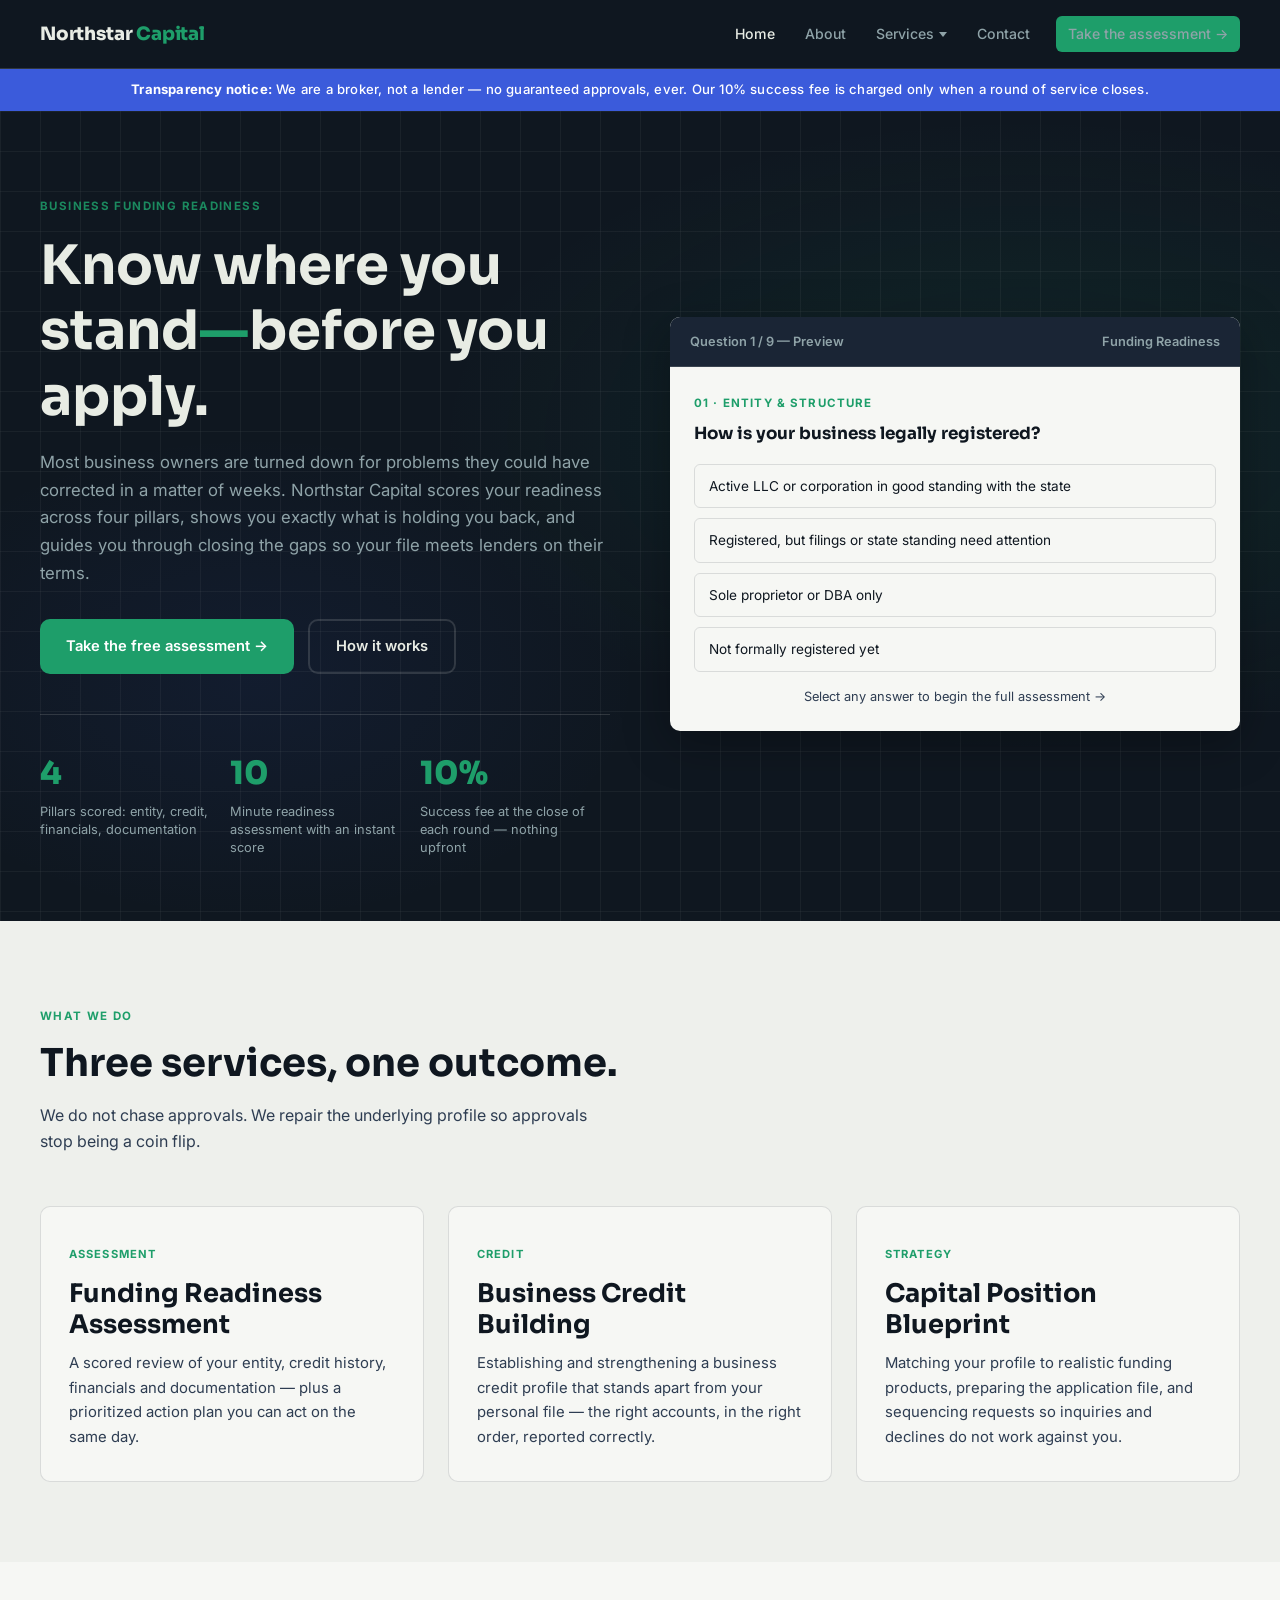
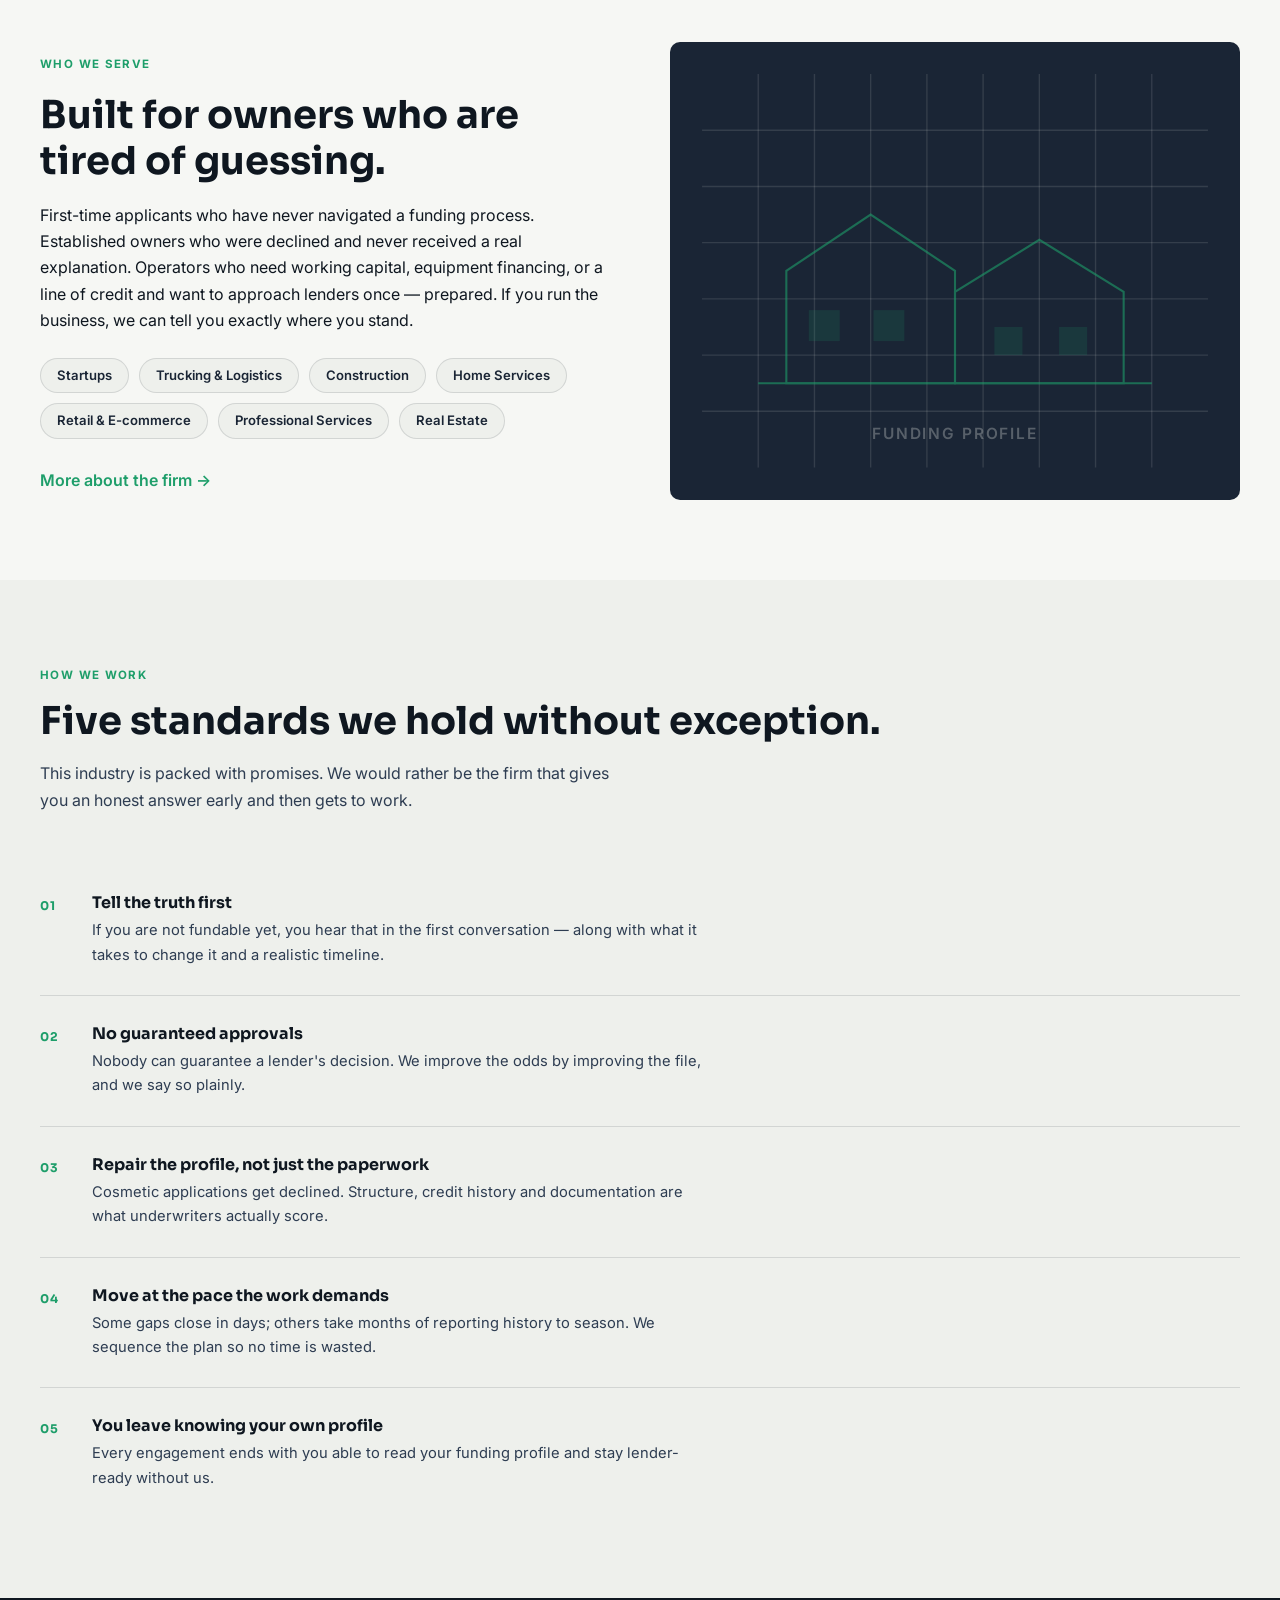
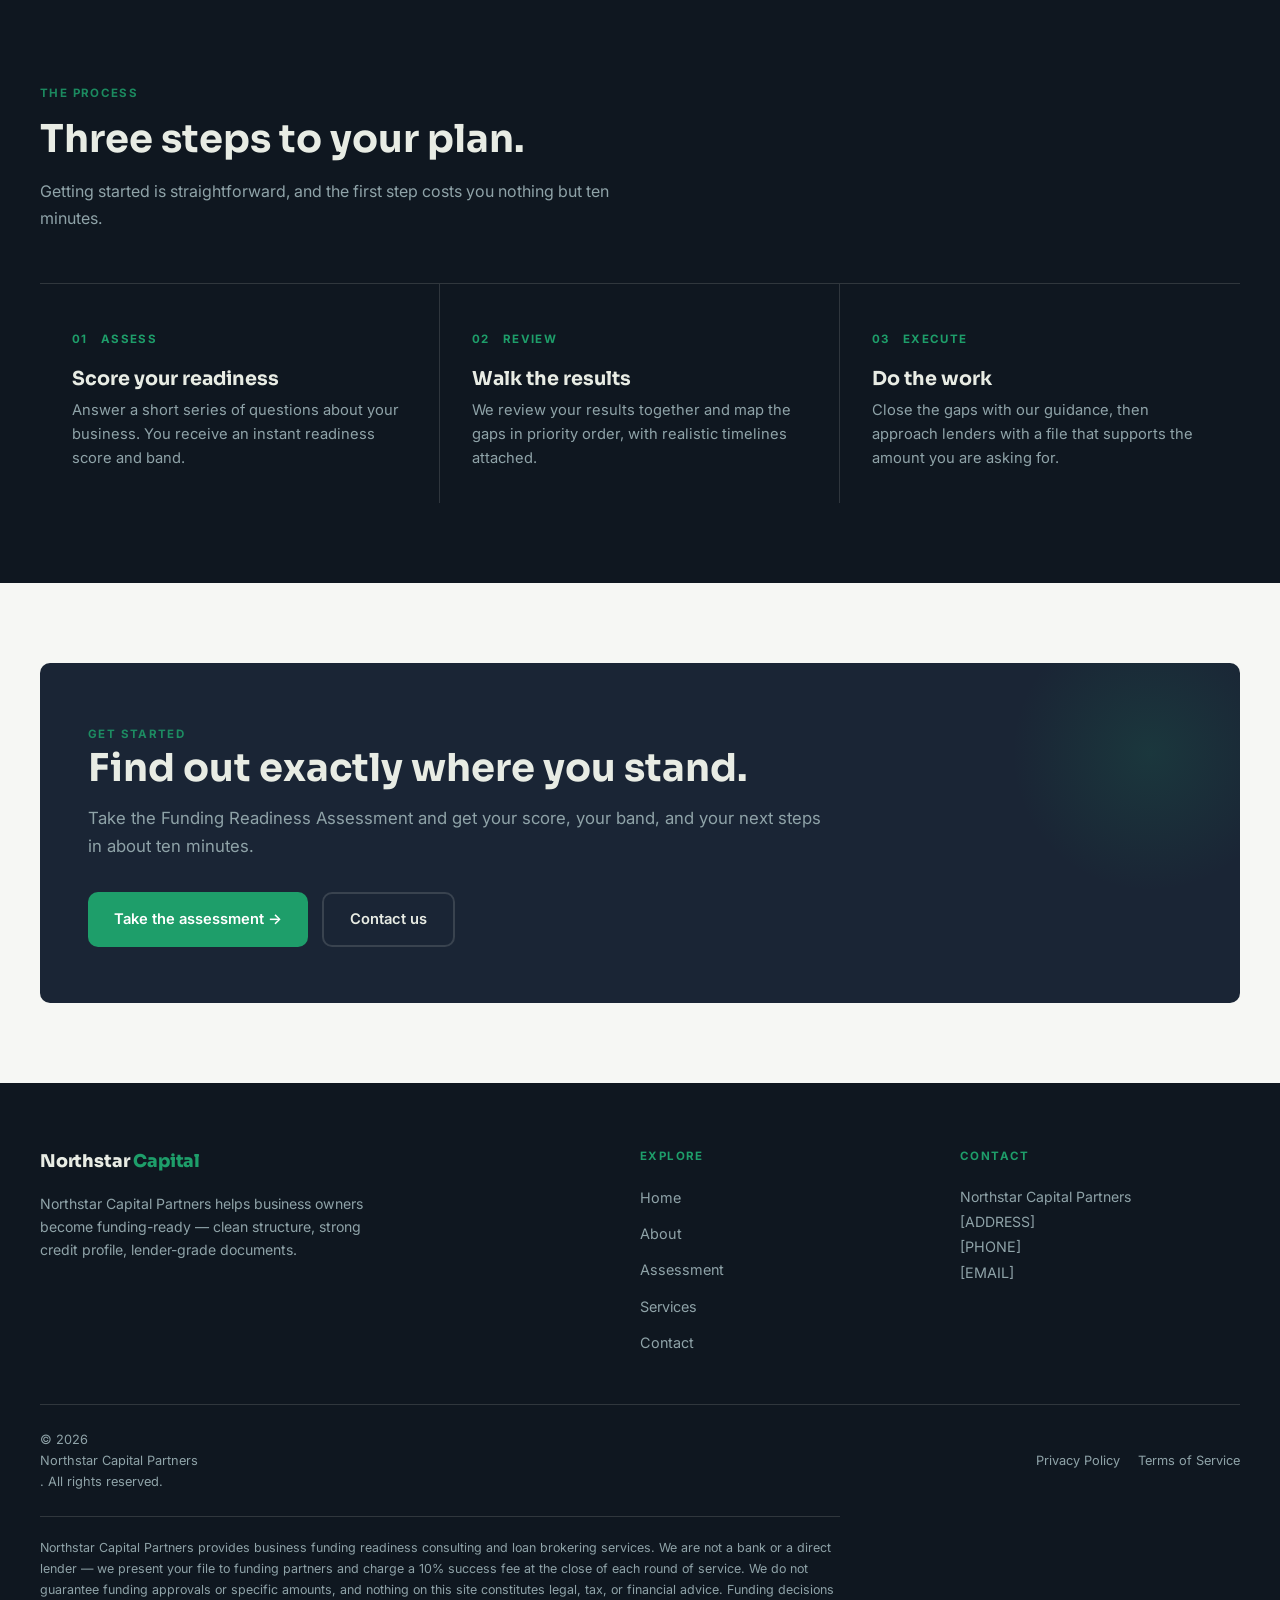
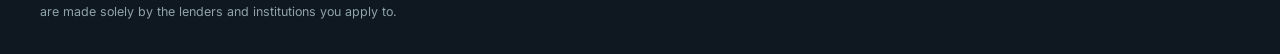
<file: index.html>
<!DOCTYPE html>
<html lang="en">
<head>
  <meta charset="utf-8">
  <meta name="viewport" content="width=device-width, initial-scale=1">
  <title>Northstar Capital Partners | Business Funding Readiness</title>
  <meta name="description" content="Northstar Capital Partners helps business owners become funding-ready. Score your entity, credit, financials and documentation with our free readiness assessment.">
  <link rel="stylesheet" href="assets/styles.css">
  <link rel="preconnect" href="https://fonts.googleapis.com">
  <link rel="preconnect" href="https://fonts.gstatic.com" crossorigin>
</head>
<body>

<!-- Skip link -->
<a class="skip-link" href="#main">Skip to content</a>

<!-- ============================================================
     HEADER
     ============================================================ -->
<header class="site-head">
  <div class="wrap">
    <a href="index.html" class="brandmark" aria-label="Northstar Capital Partners — Home">
      Northstar <span>Capital</span>
    </a>

    <!-- Desktop nav -->
    <nav class="nav-links" aria-label="Primary navigation">
      <a href="index.html" class="active">Home</a>
      <a href="about.html">About</a>

      <div class="nav-drop">
        <button class="nav-drop__btn" type="button" aria-expanded="false" aria-haspopup="true">
          Services <span class="nav-drop__caret" aria-hidden="true"></span>
        </button>
        <div class="nav-drop__menu" role="menu">
          <a href="business.html" role="menuitem">Business</a>
          <a href="business.html#personal" role="menuitem">Personal</a>
          <a href="business.html#real-estate" role="menuitem">Real Estate</a>
        </div>
      </div>

      <a href="contact.html">Contact</a>
      <a href="assessment.html" class="btn btn--primary btn--sm nav-cta">Take the assessment →</a>
    </nav>

    <!-- Mobile toggle -->
    <button class="nav-toggle" id="nav-toggle" type="button" aria-label="Toggle menu" aria-expanded="false">
      <span></span><span></span><span></span>
    </button>
  </div>
</header>

<!-- Mobile nav -->
<nav class="mobile-nav" id="mobile-nav" aria-label="Mobile navigation">
  <a href="index.html">Home</a>
  <a href="about.html">About</a>
  <a href="business.html">Services</a>
  <a href="contact.html">Contact</a>
  <a href="assessment.html" class="btn btn--primary">Take the assessment →</a>
</nav>

<!-- ============================================================
     MAIN
     ============================================================ -->
<main id="main">

  <!-- Trust bar -->
  <div class="trust-bar" role="alert">
    <strong>Transparency notice:</strong> We are a broker, not a lender — no guaranteed approvals, ever. Our <span data-fee></span> success fee is charged only when a round of service closes.
  </div>

  <!-- ── HERO ── -->
  <section class="hero" aria-labelledby="hero-h1">
    <div class="hero__grid" aria-hidden="true"></div>
    <div class="wrap">
      <div class="hero__cols">

        <!-- Left: copy -->
        <div class="hero__left">
          <span class="eyebrow eyebrow--light">Business Funding Readiness</span>
          <h1 id="hero-h1">Know where you stand<em>—</em>before you apply.</h1>
          <p class="hero__sub">
            Most business owners are turned down for problems they could have corrected in a matter of weeks.
            <span data-brand-short></span> scores your readiness across four pillars, shows you exactly what is
            holding you back, and guides you through closing the gaps so your file meets lenders on their terms.
          </p>
          <div class="hero__ctas">
            <a href="assessment.html" class="btn btn--primary">Take the free assessment →</a>
            <a href="#process" class="btn btn--ghost">How it works</a>
          </div>

          <div class="stats" aria-label="Key figures">
            <div class="stat">
              <div class="stat__num">4</div>
              <div class="stat__label">Pillars scored: entity, credit, financials, documentation</div>
            </div>
            <div class="stat">
              <div class="stat__num">10</div>
              <div class="stat__label">Minute readiness assessment with an instant score</div>
            </div>
            <div class="stat">
              <div class="stat__num" data-fee></div>
              <div class="stat__label">Success fee at the close of each round — nothing upfront</div>
            </div>
          </div>
        </div>

        <!-- Right: mini-quiz preview -->
        <div class="hero__aside" aria-label="Assessment preview">
          <div class="quiz-shell mini-quiz" id="mini-quiz" role="complementary">
            <div class="quiz__top">
              <span>Question 1 / 9 — Preview</span>
              <span>Funding Readiness</span>
            </div>
            <div class="quiz__bar" aria-hidden="true">
              <div class="quiz__bar-fill" style="width:0%"></div>
            </div>
            <div class="quiz-body">
              <span class="quiz__pillar">01 · Entity &amp; Structure</span>
              <p class="quiz__text">How is your business legally registered?</p>
              <div class="quiz__opts">
                <label class="quiz__opt">
                  <input type="radio" name="preview" style="display:none">
                  <span>Active LLC or corporation in good standing with the state</span>
                </label>
                <label class="quiz__opt">
                  <input type="radio" name="preview" style="display:none">
                  <span>Registered, but filings or state standing need attention</span>
                </label>
                <label class="quiz__opt">
                  <input type="radio" name="preview" style="display:none">
                  <span>Sole proprietor or DBA only</span>
                </label>
                <label class="quiz__opt">
                  <input type="radio" name="preview" style="display:none">
                  <span>Not formally registered yet</span>
                </label>
              </div>
              <p style="font-size:.8rem;color:var(--ink-500);margin-top:14px;text-align:center">
                Select any answer to begin the full assessment →
              </p>
            </div>
          </div>
        </div>

      </div><!-- /.hero__cols -->
    </div>
  </section>

  <!-- ── SERVICES ── -->
  <section class="section section--alt" aria-labelledby="services-h2">
    <div class="wrap">
      <div class="sec-head">
        <span class="eyebrow">What We Do</span>
        <h2 id="services-h2">Three services, one outcome.</h2>
        <p>We do not chase approvals. We repair the underlying profile so approvals stop being a coin flip.</p>
      </div>

      <div class="cards">
        <article class="card">
          <span class="card__tag">Assessment</span>
          <h3>Funding Readiness Assessment</h3>
          <p>A scored review of your entity, credit history, financials and documentation — plus a prioritized action plan you can act on the same day.</p>
        </article>
        <article class="card">
          <span class="card__tag">Credit</span>
          <h3>Business Credit Building</h3>
          <p>Establishing and strengthening a business credit profile that stands apart from your personal file — the right accounts, in the right order, reported correctly.</p>
        </article>
        <article class="card">
          <span class="card__tag">Strategy</span>
          <h3>Capital Position Blueprint</h3>
          <p>Matching your profile to realistic funding products, preparing the application file, and sequencing requests so inquiries and declines do not work against you.</p>
        </article>
      </div>
    </div>
  </section>

  <!-- ── WHO WE SERVE ── -->
  <section class="section" aria-labelledby="who-h2">
    <div class="wrap split">
      <div>
        <span class="eyebrow">Who We Serve</span>
        <h2 id="who-h2" style="margin-top:16px">Built for owners who are tired of guessing.</h2>
        <p style="margin-top:18px">
          First-time applicants who have never navigated a funding process. Established owners who were declined
          and never received a real explanation. Operators who need working capital, equipment financing, or a
          line of credit and want to approach lenders once — prepared. If you run the business, we can tell you
          exactly where you stand.
        </p>
        <div class="markets" aria-label="Industries served">
          <span class="market">Startups</span>
          <span class="market">Trucking &amp; Logistics</span>
          <span class="market">Construction</span>
          <span class="market">Home Services</span>
          <span class="market">Retail &amp; E-commerce</span>
          <span class="market">Professional Services</span>
          <span class="market">Real Estate</span>
        </div>
        <p style="margin-top:28px">
          <a href="about.html" style="color:var(--emerald);font-weight:600">More about the firm →</a>
        </p>
      </div>

      <!-- Decorative art block -->
      <div class="split__art" aria-hidden="true">
        <svg viewBox="0 0 360 280" width="100%" preserveAspectRatio="xMidYMid meet" fill="none" xmlns="http://www.w3.org/2000/svg">
          <g stroke="rgba(232,236,228,.12)" stroke-width="1">
            <line x1="0" y1="40"  x2="360" y2="40"/>
            <line x1="0" y1="80"  x2="360" y2="80"/>
            <line x1="0" y1="120" x2="360" y2="120"/>
            <line x1="0" y1="160" x2="360" y2="160"/>
            <line x1="0" y1="200" x2="360" y2="200"/>
            <line x1="0" y1="240" x2="360" y2="240"/>
            <line x1="40"  y1="0" x2="40"  y2="280"/>
            <line x1="80"  y1="0" x2="80"  y2="280"/>
            <line x1="120" y1="0" x2="120" y2="280"/>
            <line x1="160" y1="0" x2="160" y2="280"/>
            <line x1="200" y1="0" x2="200" y2="280"/>
            <line x1="240" y1="0" x2="240" y2="280"/>
            <line x1="280" y1="0" x2="280" y2="280"/>
            <line x1="320" y1="0" x2="320" y2="280"/>
          </g>
          <g stroke="#1E9E6A" stroke-width="1.5" opacity=".6">
            <path d="M60 220 L60 140 L120 100 L180 140 L180 220 Z"/>
            <path d="M180 220 L180 155 L240 118 L300 155 L300 220 Z"/>
            <line x1="40" y1="220" x2="320" y2="220"/>
          </g>
          <g fill="rgba(30,158,106,.15)">
            <rect x="76"  y="168" width="22" height="22"/>
            <rect x="122" y="168" width="22" height="22"/>
            <rect x="208" y="180" width="20" height="20"/>
            <rect x="254" y="180" width="20" height="20"/>
          </g>
          <text x="180" y="260" text-anchor="middle" fill="rgba(232,236,228,.3)" font-size="11" font-family="Inter,sans-serif" font-weight="600" letter-spacing="0.12em" text-transform="uppercase">FUNDING PROFILE</text>
        </svg>
      </div>
    </div>
  </section>

  <!-- ── STANDARDS / VALUES ── -->
  <section class="section section--alt" aria-labelledby="values-h2">
    <div class="wrap">
      <div class="sec-head">
        <span class="eyebrow">How We Work</span>
        <h2 id="values-h2">Five standards we hold without exception.</h2>
        <p>This industry is packed with promises. We would rather be the firm that gives you an honest answer early and then gets to work.</p>
      </div>

      <div class="values">
        <div class="value-row">
          <span class="value-n">01</span>
          <div>
            <h4>Tell the truth first</h4>
            <p>If you are not fundable yet, you hear that in the first conversation — along with what it takes to change it and a realistic timeline.</p>
          </div>
        </div>
        <div class="value-row">
          <span class="value-n">02</span>
          <div>
            <h4>No guaranteed approvals</h4>
            <p>Nobody can guarantee a lender's decision. We improve the odds by improving the file, and we say so plainly.</p>
          </div>
        </div>
        <div class="value-row">
          <span class="value-n">03</span>
          <div>
            <h4>Repair the profile, not just the paperwork</h4>
            <p>Cosmetic applications get declined. Structure, credit history and documentation are what underwriters actually score.</p>
          </div>
        </div>
        <div class="value-row">
          <span class="value-n">04</span>
          <div>
            <h4>Move at the pace the work demands</h4>
            <p>Some gaps close in days; others take months of reporting history to season. We sequence the plan so no time is wasted.</p>
          </div>
        </div>
        <div class="value-row">
          <span class="value-n">05</span>
          <div>
            <h4>You leave knowing your own profile</h4>
            <p>Every engagement ends with you able to read your funding profile and stay lender-ready without us.</p>
          </div>
        </div>
      </div>
    </div>
  </section>

  <!-- ── PROCESS ── -->
  <section class="section process" id="process" aria-labelledby="process-h2">
    <div class="wrap">
      <div class="sec-head">
        <span class="eyebrow eyebrow--light">The Process</span>
        <h2 id="process-h2" style="color:var(--on-dark)">Three steps to your plan.</h2>
        <p style="color:var(--on-dark-muted)">Getting started is straightforward, and the first step costs you nothing but ten minutes.</p>
      </div>

      <div class="rail" role="list">
        <div class="rail__step" role="listitem">
          <div class="rail__n">01 &nbsp; Assess</div>
          <h3>Score your readiness</h3>
          <p>Answer a short series of questions about your business. You receive an instant readiness score and band.</p>
        </div>
        <div class="rail__step" role="listitem">
          <div class="rail__n">02 &nbsp; Review</div>
          <h3>Walk the results</h3>
          <p>We review your results together and map the gaps in priority order, with realistic timelines attached.</p>
        </div>
        <div class="rail__step" role="listitem">
          <div class="rail__n">03 &nbsp; Execute</div>
          <h3>Do the work</h3>
          <p>Close the gaps with our guidance, then approach lenders with a file that supports the amount you are asking for.</p>
        </div>
      </div>
    </div>
  </section>

  <!-- ── CTA BAND ── -->
  <section class="section">
    <div class="wrap">
      <div class="cta-band">
        <span class="eyebrow eyebrow--light">Get Started</span>
        <h2>Find out exactly where you stand.</h2>
        <p>Take the Funding Readiness Assessment and get your score, your band, and your next steps in about ten minutes.</p>
        <div class="btn-row">
          <a href="assessment.html" class="btn btn--primary">Take the assessment →</a>
          <a href="contact.html"    class="btn btn--ghost">Contact us</a>
        </div>
      </div>
    </div>
  </section>

</main>

<!-- ============================================================
     FOOTER
     ============================================================ -->
<footer class="site-foot" aria-label="Site footer">
  <div class="wrap">
    <div class="foot-top">
      <div class="foot-brand">
        <span class="brandmark">Northstar <span>Capital</span></span>
        <p>
          <span data-brand></span> helps business owners become funding-ready —
          clean structure, strong credit profile, lender-grade documents.
        </p>
      </div>

      <div class="foot-col">
        <div class="foot-label">Explore</div>
        <ul>
          <li><a href="index.html">Home</a></li>
          <li><a href="about.html">About</a></li>
          <li><a href="assessment.html">Assessment</a></li>
          <li><a href="business.html">Services</a></li>
          <li><a href="contact.html">Contact</a></li>
        </ul>
      </div>

      <div class="foot-col">
        <div class="foot-label">Contact</div>
        <address>
          <span data-brand></span><br>
          [ADDRESS]<br>
          <a href="tel:[PHONE]">[PHONE]</a><br>
          <a href="mailto:[EMAIL]">[EMAIL]</a>
        </address>
      </div>
    </div>

    <div class="foot-bottom">
      <span>© 2026 <span data-brand></span>. All rights reserved.</span>
      <span>
        <a href="#">Privacy Policy</a>
        <a href="#">Terms of Service</a>
      </span>
    </div>

    <p class="foot-disclaimer">
      <span data-brand></span> provides business funding readiness consulting and loan brokering services.
      We are not a bank or a direct lender — we present your file to funding partners and charge a
      <span data-fee></span> success fee at the close of each round of service.
      We do not guarantee funding approvals or specific amounts, and nothing on this site constitutes legal,
      tax, or financial advice. Funding decisions are made solely by the lenders and institutions you apply to.
    </p>
  </div>
</footer>

<script src="assets/app.js"></script>
</body>
</html>
</file>
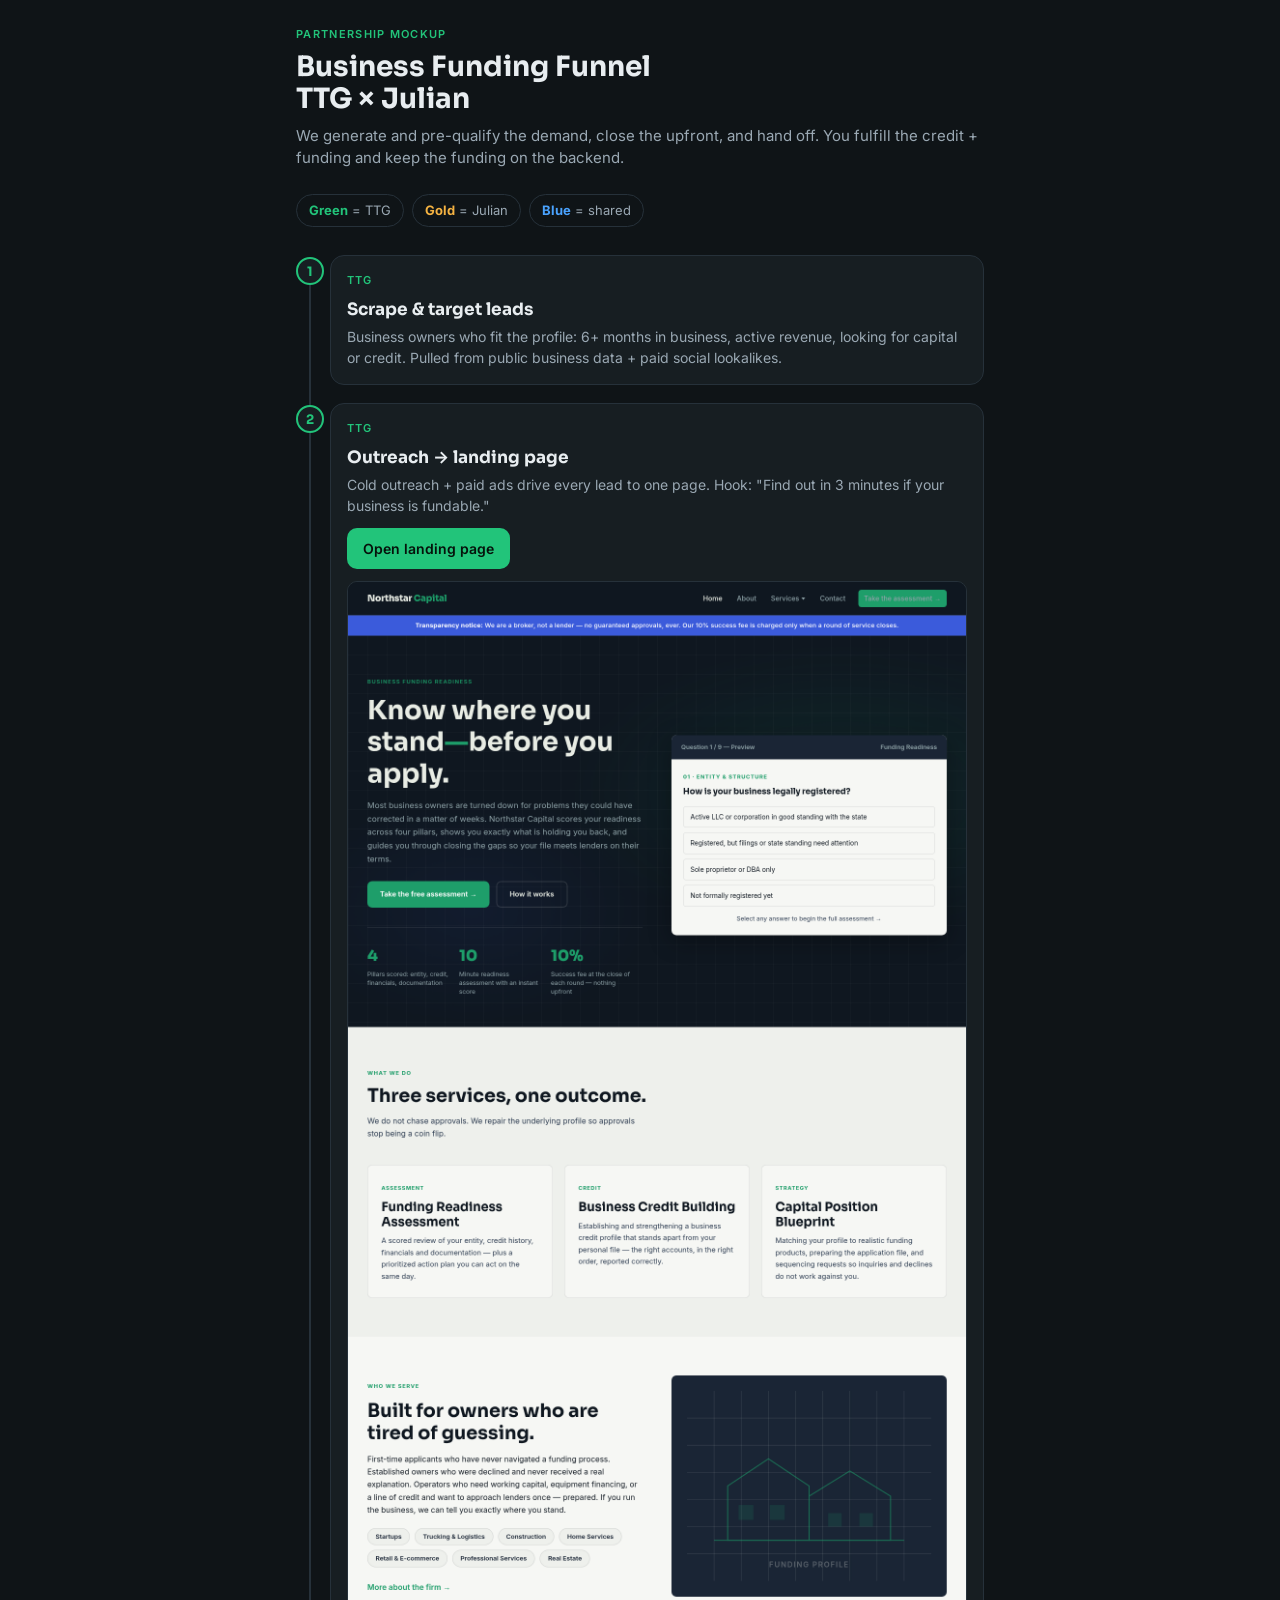
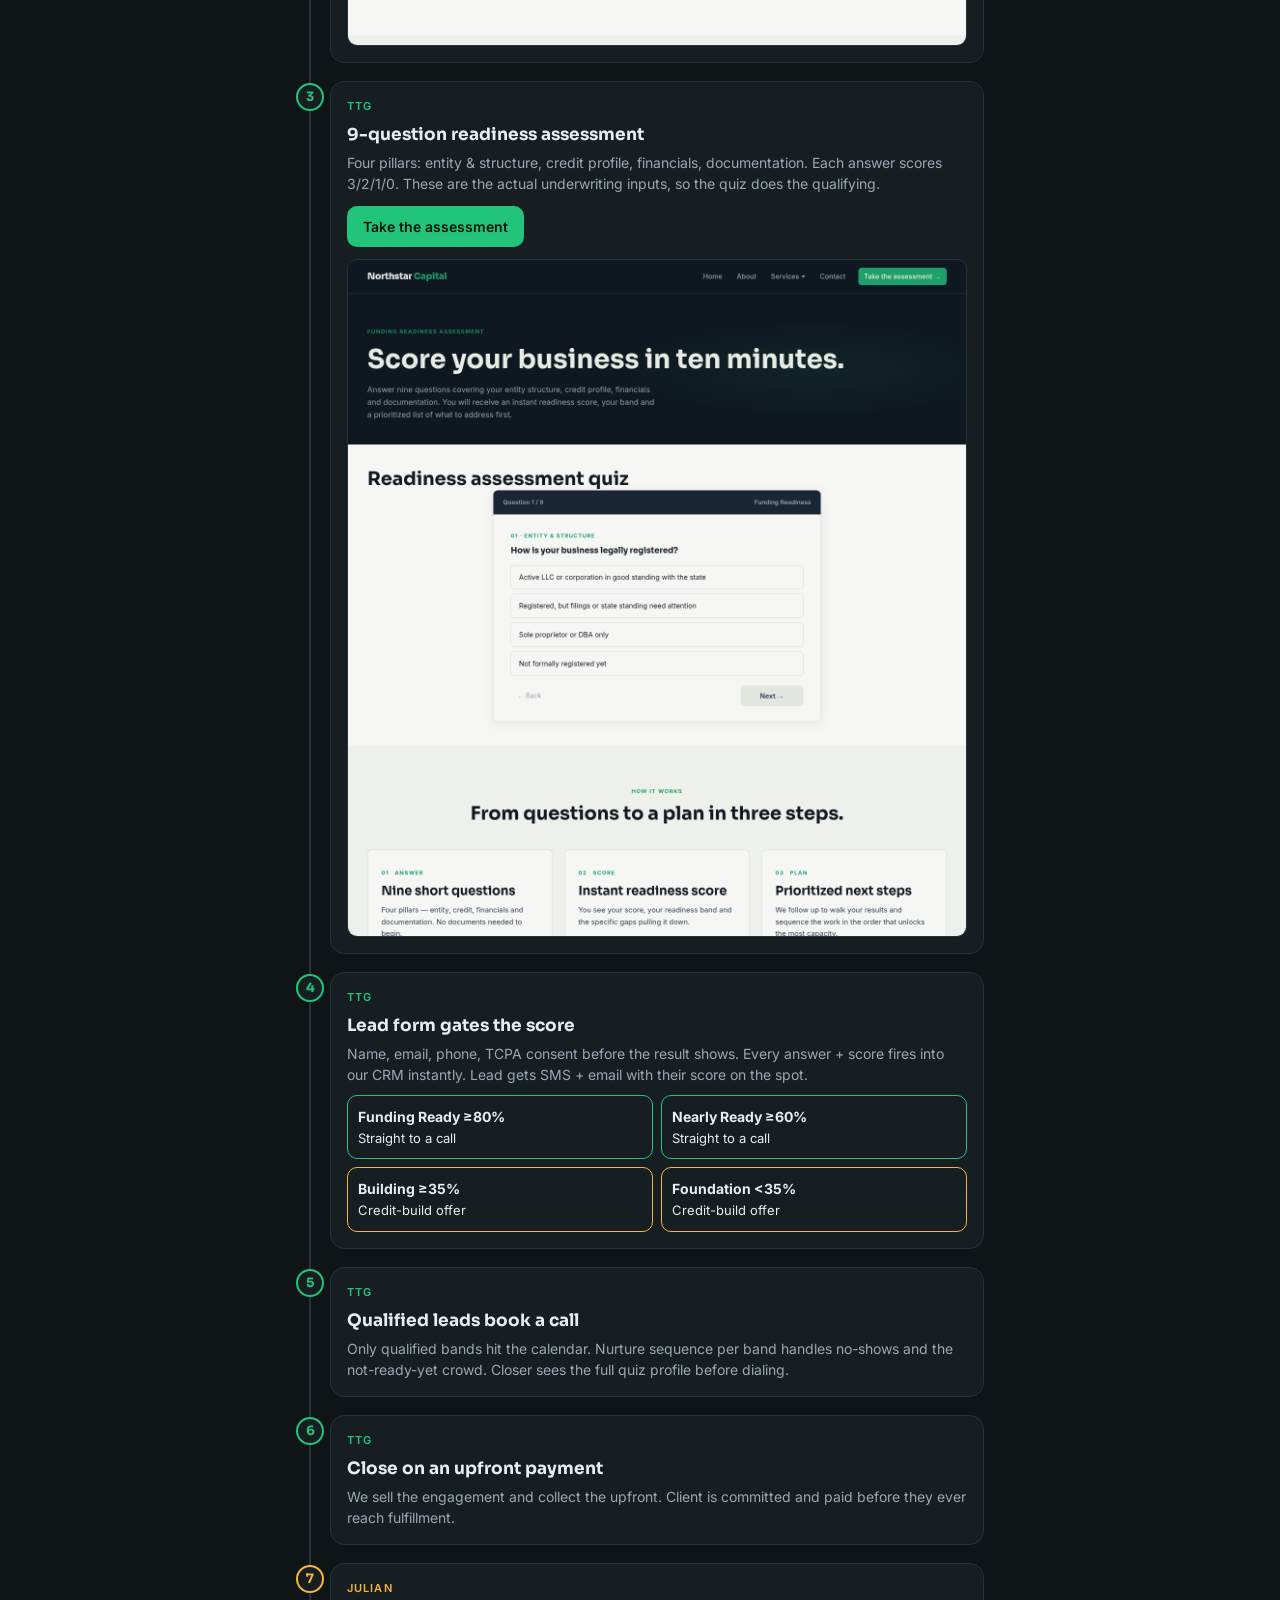
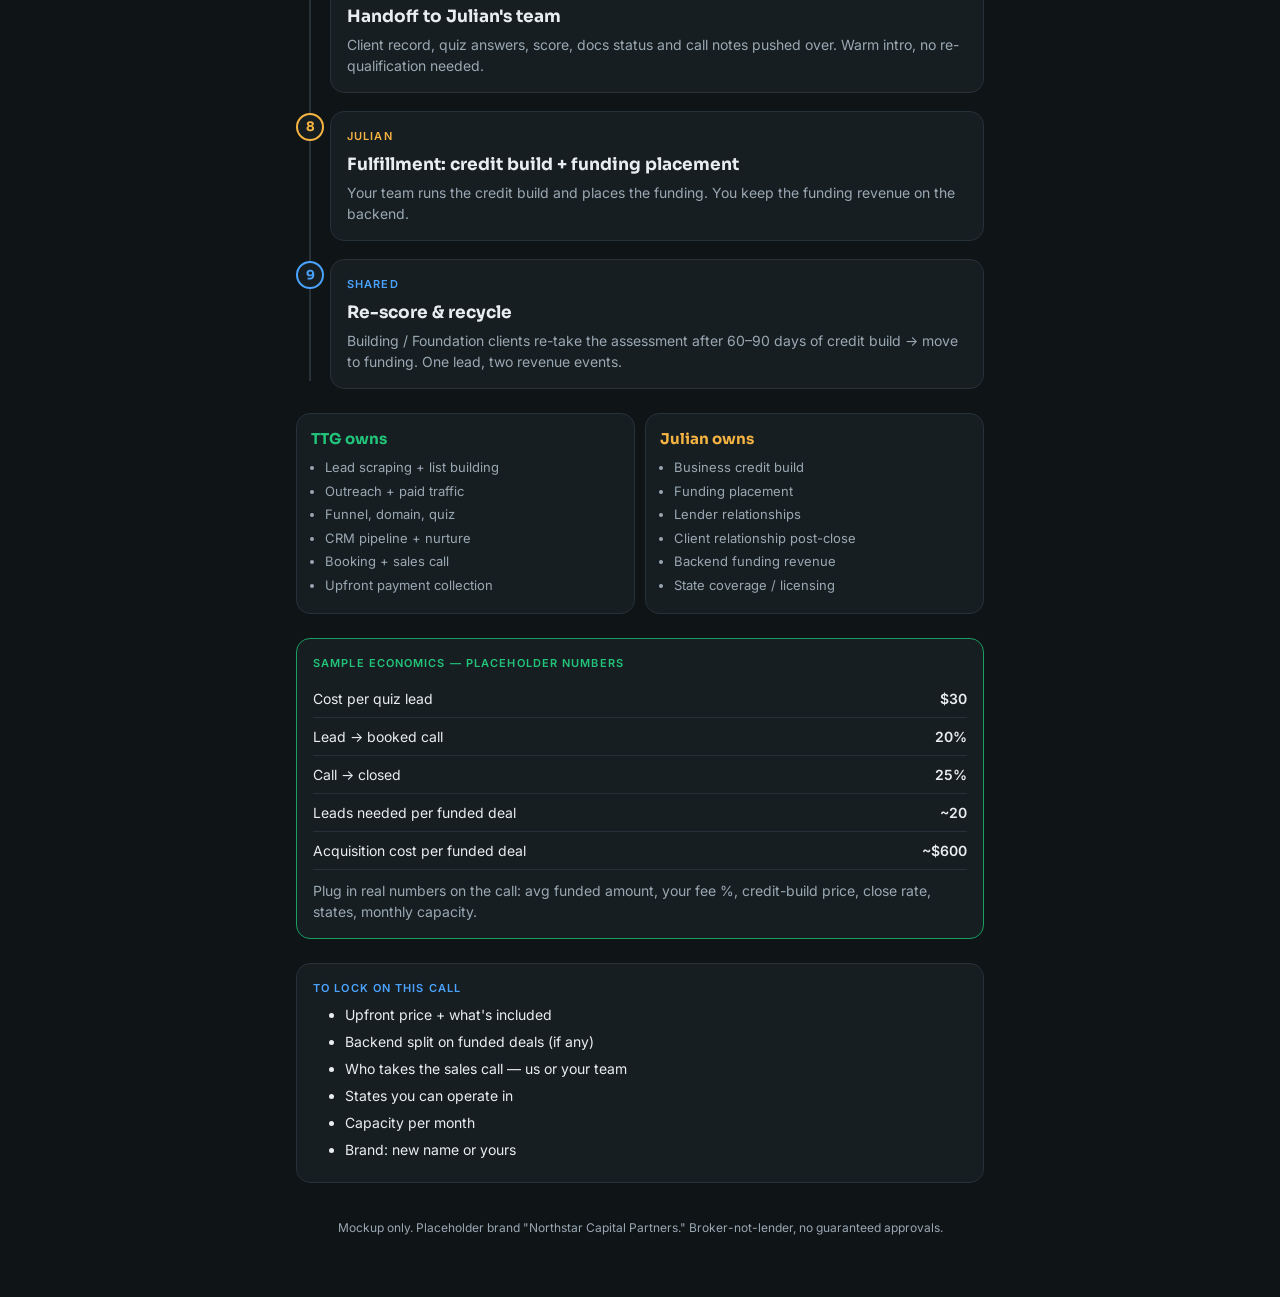
<file: overview/index.html>
<!DOCTYPE html>
<html lang="en">
<head>
<meta charset="UTF-8">
<meta name="viewport" content="width=device-width, initial-scale=1.0">
<title>Funding Funnel — Partnership Mockup</title>
<link href="https://fonts.googleapis.com/css2?family=Sora:wght@600;700&family=Inter:wght@400;500;600&display=swap" rel="stylesheet">
<style>
:root{--bg:#0f1417;--card:#171e22;--line:#26313a;--text:#e8edf0;--muted:#9aa8b3;--em:#22c47a;--em2:#1a9d61;--amber:#f5b342;--blue:#4aa3ff}
*{box-sizing:border-box;margin:0;padding:0}
body{font-family:Inter,system-ui,sans-serif;background:var(--bg);color:var(--text);line-height:1.5;-webkit-font-smoothing:antialiased}
.wrap{max-width:720px;margin:0 auto;padding:20px 16px 60px}
h1,h2,h3{font-family:Sora,Inter,sans-serif}
.tag{display:inline-block;font-size:11px;letter-spacing:.12em;text-transform:uppercase;color:var(--em);font-weight:600;margin-bottom:8px}
h1{font-size:28px;line-height:1.15;margin-bottom:10px}
.sub{color:var(--muted);font-size:15px;margin-bottom:24px}
.pill-row{display:flex;gap:8px;flex-wrap:wrap;margin-bottom:28px}
.pill{border:1px solid var(--line);border-radius:999px;padding:6px 12px;font-size:13px;color:var(--muted)}
.pill b{color:var(--text)}
.flow{position:relative;padding-left:34px}
.flow:before{content:"";position:absolute;left:13px;top:8px;bottom:8px;width:2px;background:var(--line)}
.step{position:relative;margin-bottom:18px}
.step .num{position:absolute;left:-34px;top:2px;width:28px;height:28px;border-radius:50%;background:var(--card);border:2px solid var(--em);color:var(--em);font-weight:700;font-size:13px;display:flex;align-items:center;justify-content:center;font-family:Sora}
.step.j .num{border-color:var(--amber);color:var(--amber)}
.card{background:var(--card);border:1px solid var(--line);border-radius:14px;padding:16px}
.card h3{font-size:17px;margin-bottom:4px}
.owner{font-size:11px;font-weight:600;letter-spacing:.1em;text-transform:uppercase;margin-bottom:8px}
.owner.r{color:var(--em)} .owner.j{color:var(--amber)} .owner.s{color:var(--blue)}
.card p{color:var(--muted);font-size:14px}
.card ul{margin:8px 0 0 16px;color:var(--muted);font-size:14px}
.card li{margin-bottom:3px}
.btn{display:inline-block;margin-top:12px;background:var(--em);color:#06120b;font-weight:600;padding:10px 16px;border-radius:10px;text-decoration:none;font-size:14px}
.btn.ghost{background:transparent;border:1px solid var(--line);color:var(--text);margin-left:6px}
.shot{width:100%;border-radius:10px;border:1px solid var(--line);margin-top:12px;display:block}
.bands{display:grid;grid-template-columns:1fr 1fr;gap:8px;margin-top:10px}
.band{border-radius:10px;padding:10px;font-size:13px;border:1px solid var(--line)}
.band b{display:block;font-size:14px;margin-bottom:2px}
.band.g{border-color:var(--em)} .band.y{border-color:var(--amber)}
.split{display:grid;grid-template-columns:1fr 1fr;gap:10px;margin-top:24px}
.side{background:var(--card);border:1px solid var(--line);border-radius:14px;padding:14px}
.side h3{font-size:15px;margin-bottom:8px}
.side.r h3{color:var(--em)} .side.j h3{color:var(--amber)}
.side li{font-size:13px;color:var(--muted);margin-left:14px;margin-bottom:4px}
.money{margin-top:24px}
.money .card{border-color:var(--em2)}
.row{display:flex;justify-content:space-between;padding:8px 0;border-bottom:1px solid var(--line);font-size:14px}
.row:last-child{border-bottom:0}
.row span:last-child{font-weight:600}
.note{font-size:12px;color:var(--muted);margin-top:10px}
.q{margin-top:24px}
.q li{color:var(--text);font-size:14px;margin-left:16px;margin-bottom:6px}
footer{margin-top:36px;font-size:12px;color:var(--muted);text-align:center}
@media(max-width:420px){.split{grid-template-columns:1fr}h1{font-size:24px}}
</style>
</head>
<body>
<div class="wrap">
  <span class="tag">Partnership mockup</span>
  <h1>Business Funding Funnel<br>TTG × Julian</h1>
  <p class="sub">We generate and pre-qualify the demand, close the upfront, and hand off. You fulfill the credit + funding and keep the funding on the backend.</p>

  <div class="pill-row">
    <span class="pill"><b style="color:var(--em)">Green</b> = TTG</span>
    <span class="pill"><b style="color:var(--amber)">Gold</b> = Julian</span>
    <span class="pill"><b style="color:var(--blue)">Blue</b> = shared</span>
  </div>

  <div class="flow">
    <div class="step"><div class="num">1</div><div class="card">
      <div class="owner r">TTG</div>
      <h3>Scrape & target leads</h3>
      <p>Business owners who fit the profile: 6+ months in business, active revenue, looking for capital or credit. Pulled from public business data + paid social lookalikes.</p>
    </div></div>

    <div class="step"><div class="num">2</div><div class="card">
      <div class="owner r">TTG</div>
      <h3>Outreach → landing page</h3>
      <p>Cold outreach + paid ads drive every lead to one page. Hook: "Find out in 3 minutes if your business is fundable."</p>
      <a class="btn" href="../index.html">Open landing page</a>
      <img class="shot" src="assets/northstar-home.png" alt="Landing page">
    </div></div>

    <div class="step"><div class="num">3</div><div class="card">
      <div class="owner r">TTG</div>
      <h3>9-question readiness assessment</h3>
      <p>Four pillars: entity & structure, credit profile, financials, documentation. Each answer scores 3/2/1/0. These are the actual underwriting inputs, so the quiz does the qualifying.</p>
      <a class="btn" href="../assessment.html">Take the assessment</a>
      <img class="shot" src="assets/northstar-assessment.png" alt="Assessment">
    </div></div>

    <div class="step"><div class="num">4</div><div class="card">
      <div class="owner r">TTG</div>
      <h3>Lead form gates the score</h3>
      <p>Name, email, phone, TCPA consent before the result shows. Every answer + score fires into our CRM instantly. Lead gets SMS + email with their score on the spot.</p>
      <div class="bands">
        <div class="band g"><b>Funding Ready ≥80%</b>Straight to a call</div>
        <div class="band g"><b>Nearly Ready ≥60%</b>Straight to a call</div>
        <div class="band y"><b>Building ≥35%</b>Credit-build offer</div>
        <div class="band y"><b>Foundation &lt;35%</b>Credit-build offer</div>
      </div>
    </div></div>

    <div class="step"><div class="num">5</div><div class="card">
      <div class="owner r">TTG</div>
      <h3>Qualified leads book a call</h3>
      <p>Only qualified bands hit the calendar. Nurture sequence per band handles no-shows and the not-ready-yet crowd. Closer sees the full quiz profile before dialing.</p>
    </div></div>

    <div class="step"><div class="num">6</div><div class="card">
      <div class="owner r">TTG</div>
      <h3>Close on an upfront payment</h3>
      <p>We sell the engagement and collect the upfront. Client is committed and paid before they ever reach fulfillment.</p>
    </div></div>

    <div class="step j"><div class="num">7</div><div class="card">
      <div class="owner j">Julian</div>
      <h3>Handoff to Julian's team</h3>
      <p>Client record, quiz answers, score, docs status and call notes pushed over. Warm intro, no re-qualification needed.</p>
    </div></div>

    <div class="step j"><div class="num">8</div><div class="card">
      <div class="owner j">Julian</div>
      <h3>Fulfillment: credit build + funding placement</h3>
      <p>Your team runs the credit build and places the funding. You keep the funding revenue on the backend.</p>
    </div></div>

    <div class="step"><div class="num" style="border-color:var(--blue);color:var(--blue)">9</div><div class="card">
      <div class="owner s">Shared</div>
      <h3>Re-score & recycle</h3>
      <p>Building / Foundation clients re-take the assessment after 60–90 days of credit build → move to funding. One lead, two revenue events.</p>
    </div></div>
  </div>

  <div class="split">
    <div class="side r"><h3>TTG owns</h3><ul>
      <li>Lead scraping + list building</li><li>Outreach + paid traffic</li><li>Funnel, domain, quiz</li><li>CRM pipeline + nurture</li><li>Booking + sales call</li><li>Upfront payment collection</li></ul></div>
    <div class="side j"><h3>Julian owns</h3><ul>
      <li>Business credit build</li><li>Funding placement</li><li>Lender relationships</li><li>Client relationship post-close</li><li>Backend funding revenue</li><li>State coverage / licensing</li></ul></div>
  </div>

  <div class="money">
    <div class="card">
      <div class="owner r">Sample economics — placeholder numbers</div>
      <div class="row"><span>Cost per quiz lead</span><span>$30</span></div>
      <div class="row"><span>Lead → booked call</span><span>20%</span></div>
      <div class="row"><span>Call → closed</span><span>25%</span></div>
      <div class="row"><span>Leads needed per funded deal</span><span>~20</span></div>
      <div class="row"><span>Acquisition cost per funded deal</span><span>~$600</span></div>
      <p class="note">Plug in real numbers on the call: avg funded amount, your fee %, credit-build price, close rate, states, monthly capacity.</p>
    </div>
  </div>

  <div class="q">
    <div class="card">
      <div class="owner s">To lock on this call</div>
      <ul>
        <li>Upfront price + what's included</li>
        <li>Backend split on funded deals (if any)</li>
        <li>Who takes the sales call — us or your team</li>
        <li>States you can operate in</li>
        <li>Capacity per month</li>
        <li>Brand: new name or yours</li>
      </ul>
    </div>
  </div>

  <footer>Mockup only. Placeholder brand "Northstar Capital Partners." Broker-not-lender, no guaranteed approvals.</footer>
</div>
</body>
</html>
</file>
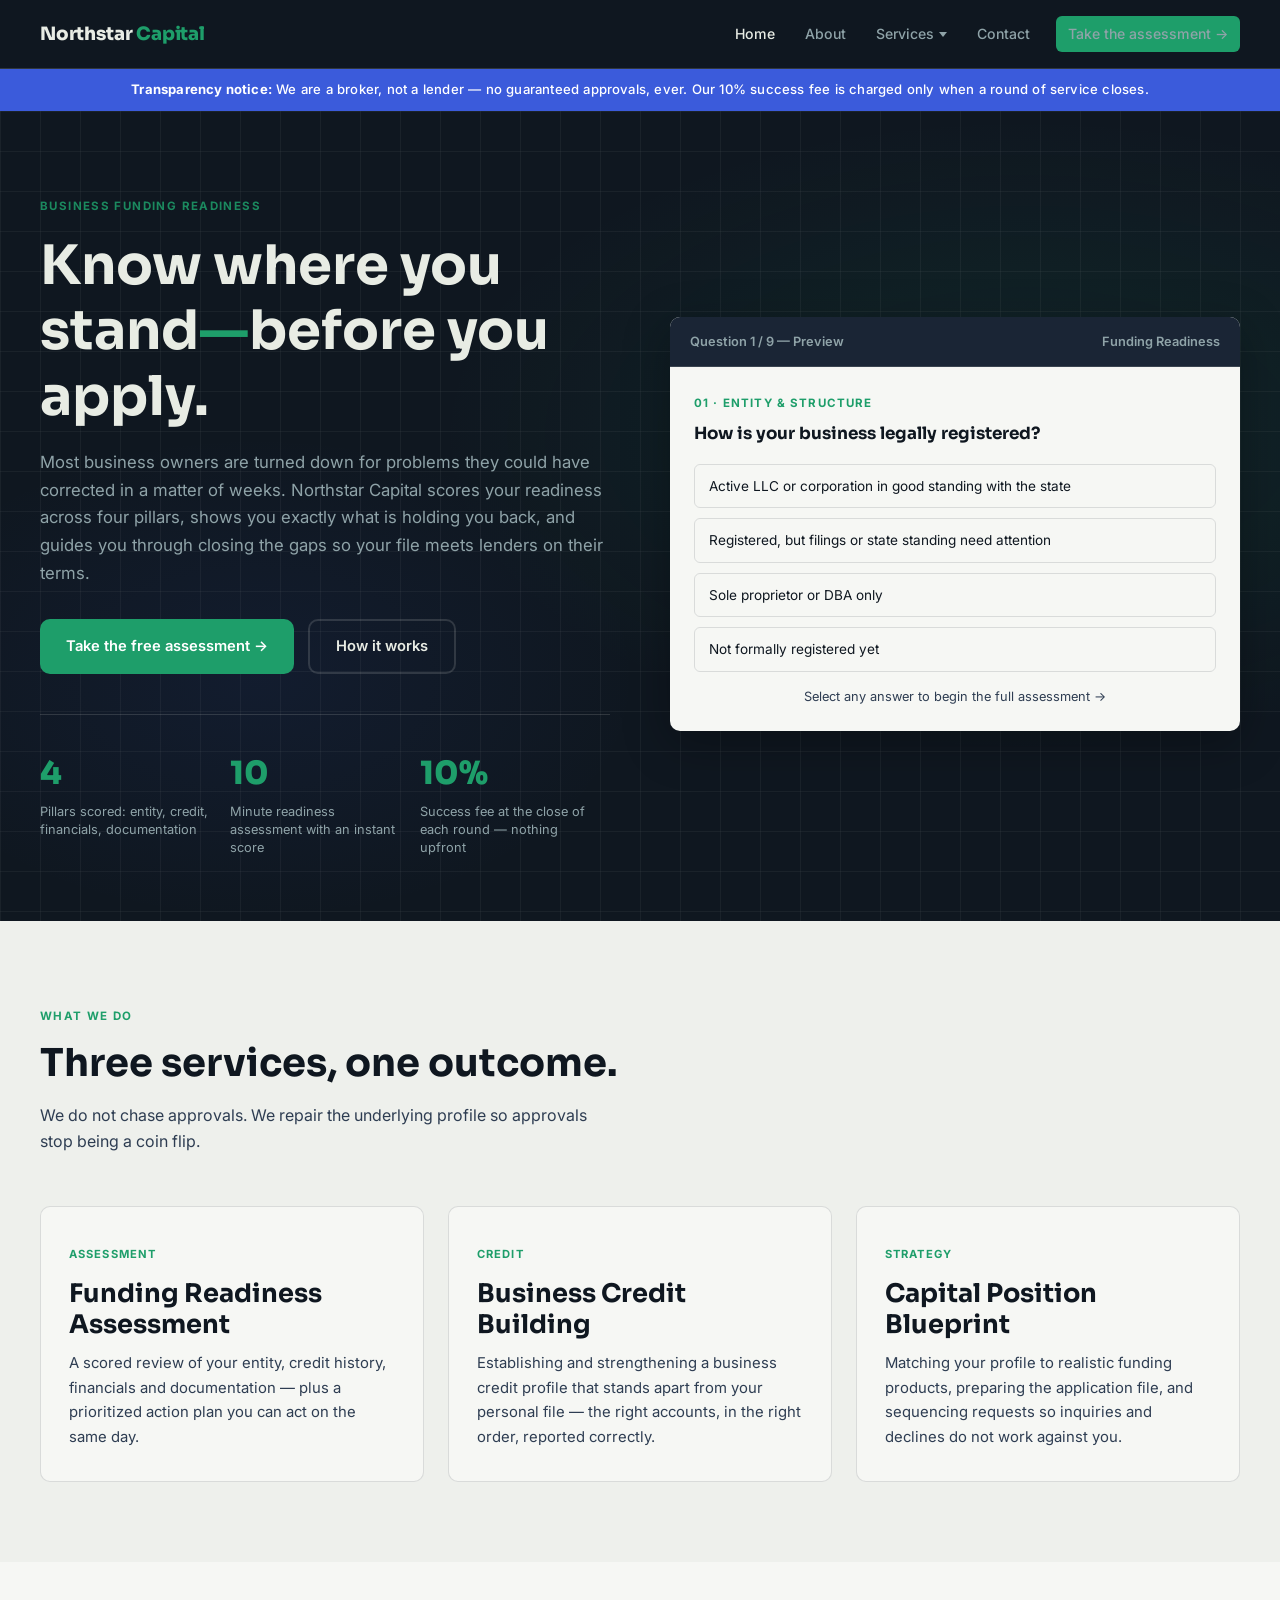
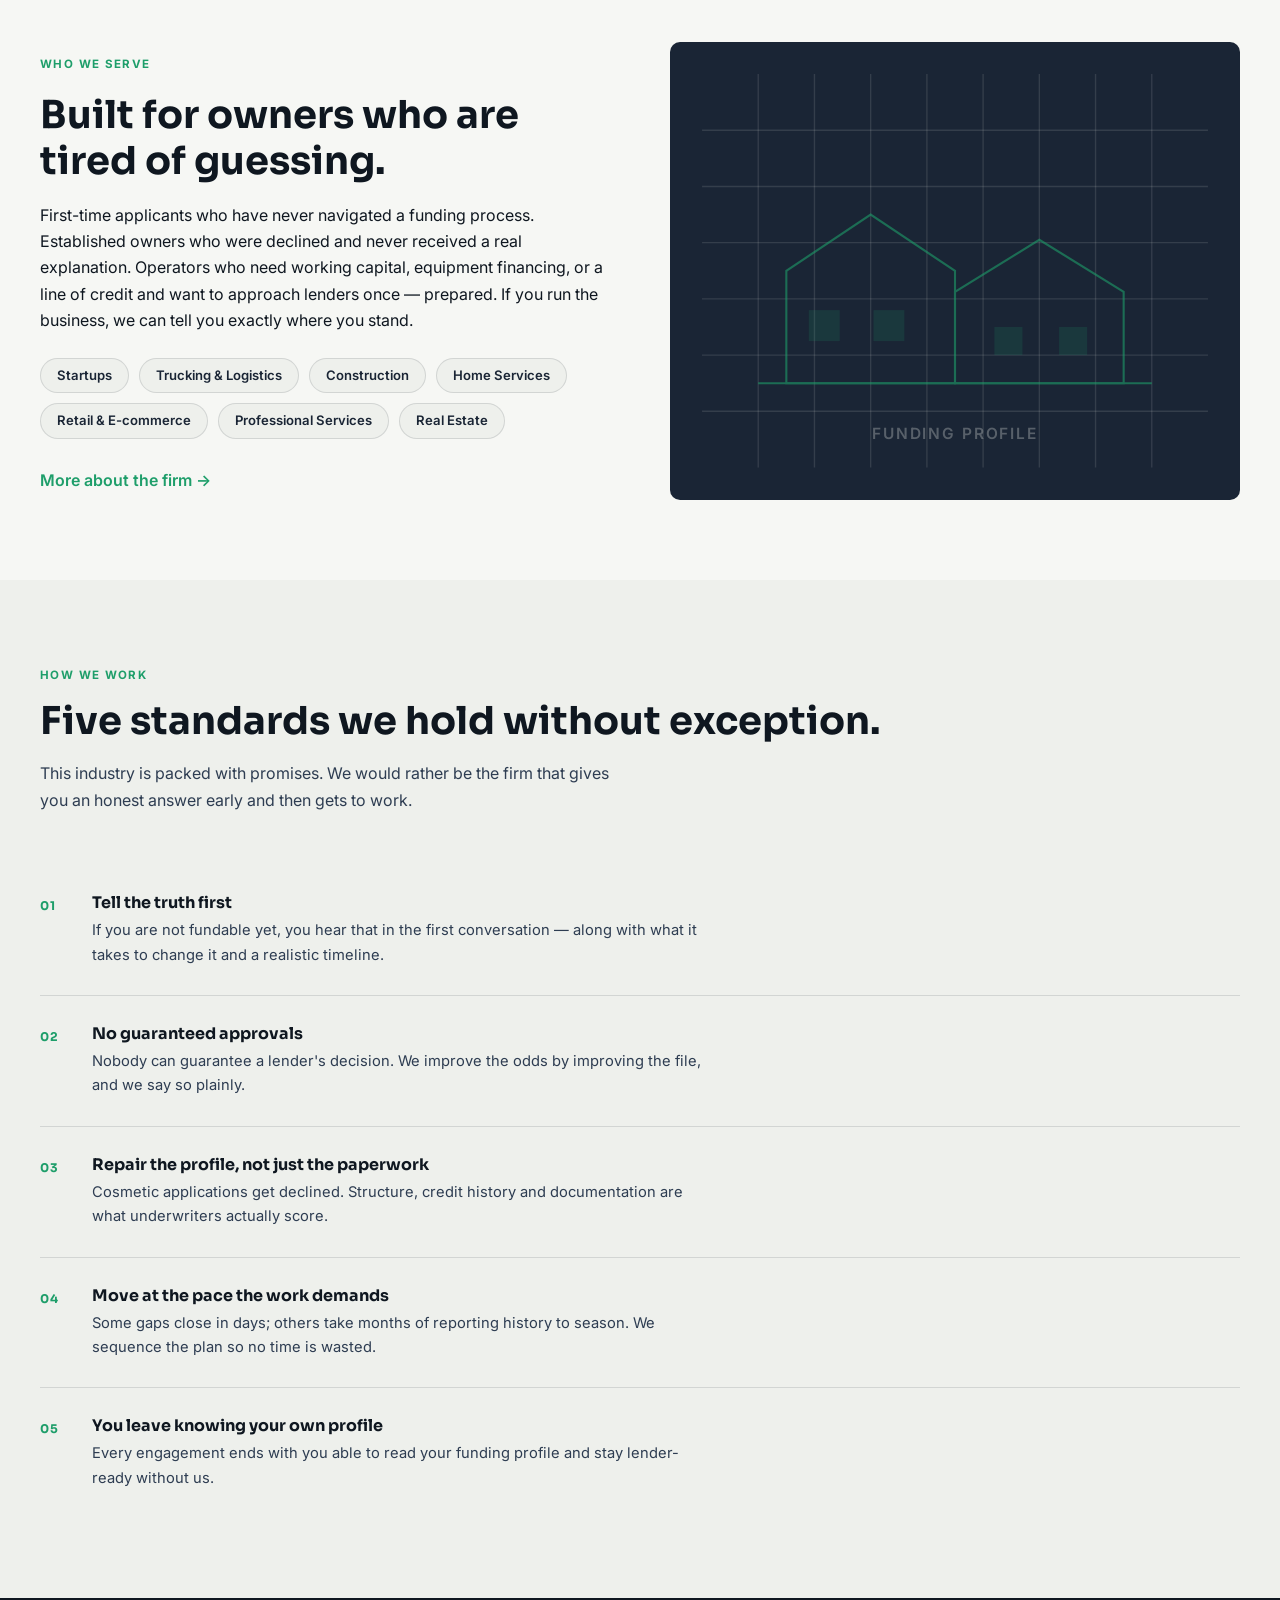
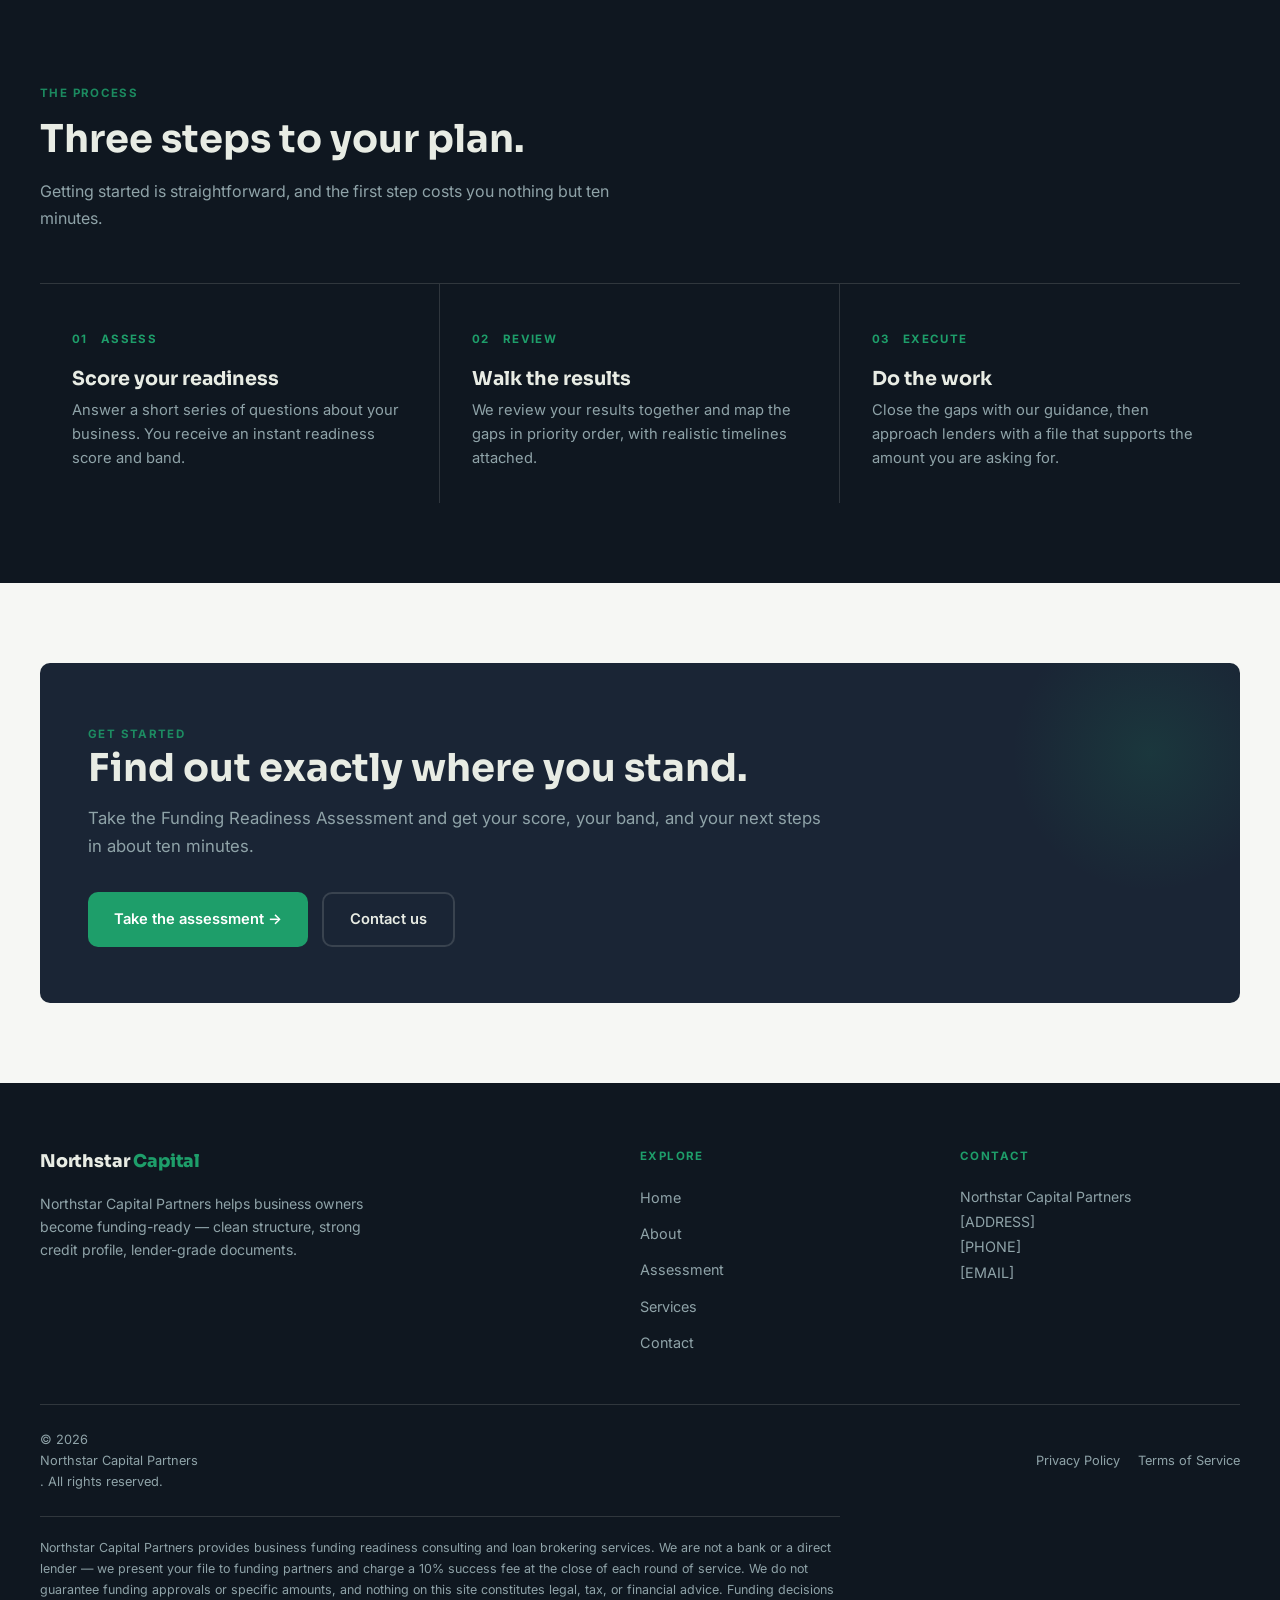
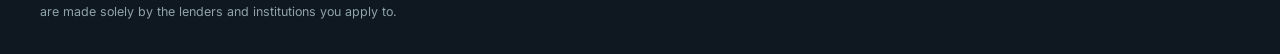
<file: standalone/index.html>
<!DOCTYPE html>
<html lang="en">
<head>
  <meta charset="utf-8">
  <meta name="viewport" content="width=device-width, initial-scale=1">
  <title>Northstar Capital Partners | Business Funding Readiness</title>
  <meta name="description" content="Northstar Capital Partners helps business owners become funding-ready. Score your entity, credit, financials and documentation with our free readiness assessment.">
  <link rel="stylesheet" href="https://fonts.googleapis.com/css2?family=Sora:wght@400;500;600;700;800&family=Inter:wght@400;500;600;700&display=swap">
<style>
/* ============================================================
   Northstar Capital Partners — Static Site Stylesheet
   Brand: Sora (headings) · Inter (body)
   Palette: #0F1720 dark | #F6F7F4 light | #1E9E6A emerald | #3B5BDB slate-blue
   ============================================================ */

/* ---------- Google Fonts ---------- */
/* ---------- Design Tokens ---------- */
:root {
  /* Colors */
  --ink:           #0F1720;
  --ink-700:       #1a2535;
  --ink-500:       #2e3d52;
  --surface-1:     #F6F7F4;
  --surface-2:     #eef0ec;
  --surface-3:     #e4e6e0;
  --emerald:       #1E9E6A;
  --emerald-dark:  #178557;
  --slate-blue:    #3B5BDB;
  --slate-dark:    #2d47bf;
  --on-dark:       #e8ece4;
  --on-dark-muted: #8fa3a8;
  --border:        rgba(15,23,32,0.12);
  --border-dark:   rgba(232,236,228,0.15);

  /* Typography */
  --font-head:  'Sora', sans-serif;
  --font-body:  'Inter', sans-serif;

  /* Layout */
  --wrap:    1200px;
  --radius:  10px;
  --radius-sm: 6px;

  /* Fee / Brand (changed in app.js) */
  --success-fee: 10%;
}

/* ---------- Reset ---------- */
*, *::before, *::after { box-sizing: border-box; margin: 0; padding: 0; }
html { scroll-behavior: smooth; }
body {
  font-family: var(--font-body);
  font-size: 1rem;
  line-height: 1.65;
  color: var(--ink);
  background: var(--surface-1);
  -webkit-font-smoothing: antialiased;
}
img, svg { display: block; max-width: 100%; }
a { color: inherit; text-decoration: none; }
button { cursor: pointer; border: none; background: none; font: inherit; }
ul, ol { list-style: none; }
address { font-style: normal; }

/* ---------- Typography ---------- */
h1, h2, h3, h4 {
  font-family: var(--font-head);
  font-weight: 700;
  line-height: 1.2;
}
h1 { font-size: clamp(2rem, 4.5vw, 3.4rem); }
h2 { font-size: clamp(1.6rem, 3.5vw, 2.4rem); }
h3 { font-size: clamp(1.2rem, 2.5vw, 1.6rem); }
h4 { font-size: 1.1rem; }
p { max-width: 68ch; }
em { font-style: normal; color: var(--emerald); }

/* ---------- Layout ---------- */
.wrap {
  width: min(var(--wrap), 100% - 40px);
  margin-inline: auto;
}
.section {
  padding-block: 80px;
}
.section--sm { padding-block: 48px; }
.section--dark {
  background: var(--ink);
  color: var(--on-dark);
}
.section--alt { background: var(--surface-2); }

.sec-head { margin-bottom: 52px; }
.sec-head h2 { margin-top: 12px; }
.sec-head p  { margin-top: 16px; color: var(--ink-500); max-width: 58ch; }
.sec-head.center { text-align: center; }
.sec-head.center p { margin-inline: auto; }

/* ---------- Eyebrow ---------- */
.eyebrow {
  display: inline-block;
  font-family: var(--font-body);
  font-size: 0.72rem;
  font-weight: 700;
  letter-spacing: 0.12em;
  text-transform: uppercase;
  color: var(--emerald);
}
.eyebrow--light { color: var(--emerald); opacity: .85; }

/* ---------- Skip link ---------- */
.skip-link {
  position: absolute;
  top: -100px;
  left: 0;
  background: var(--emerald);
  color: #fff;
  padding: 8px 16px;
  font-size: .85rem;
  font-weight: 600;
  z-index: 9999;
  border-radius: var(--radius-sm);
}
.skip-link:focus { top: 8px; }

/* ============================================================
   HEADER / NAV
   ============================================================ */
.site-head {
  position: sticky;
  top: 0;
  z-index: 100;
  background: var(--ink);
  border-bottom: 1px solid var(--border-dark);
}
.site-head .wrap {
  display: flex;
  align-items: center;
  gap: 24px;
  height: 68px;
}
.brandmark {
  font-family: var(--font-head);
  font-size: 1.15rem;
  font-weight: 800;
  color: var(--on-dark);
  letter-spacing: -.01em;
  white-space: nowrap;
}
.brandmark span { color: var(--emerald); }

.nav-links {
  display: flex;
  align-items: center;
  gap: 6px;
  margin-left: auto;
}
.nav-links a {
  font-size: .88rem;
  font-weight: 500;
  color: var(--on-dark-muted);
  padding: 6px 12px;
  border-radius: var(--radius-sm);
  transition: color .18s;
}
.nav-links a:hover,
.nav-links a.active { color: var(--on-dark); }

/* Dropdown */
.nav-drop { position: relative; }
.nav-drop__btn {
  display: flex;
  align-items: center;
  gap: 5px;
  font-size: .88rem;
  font-weight: 500;
  color: var(--on-dark-muted);
  padding: 6px 12px;
  border-radius: var(--radius-sm);
  transition: color .18s;
}
.nav-drop__btn:hover { color: var(--on-dark); }
.nav-drop__caret {
  display: inline-block;
  width: 0; height: 0;
  border-left: 4px solid transparent;
  border-right: 4px solid transparent;
  border-top: 5px solid currentColor;
  transition: transform .18s;
}
.nav-drop__btn[aria-expanded="true"] .nav-drop__caret { transform: rotate(180deg); }
.nav-drop__menu {
  position: absolute;
  top: calc(100% + 6px);
  left: 50%;
  transform: translateX(-50%);
  background: var(--ink-700);
  border: 1px solid var(--border-dark);
  border-radius: var(--radius);
  padding: 8px;
  min-width: 180px;
  display: none;
  flex-direction: column;
  gap: 4px;
  box-shadow: 0 8px 32px rgba(0,0,0,.3);
}
.nav-drop__menu.open { display: flex; }
.nav-drop__menu a {
  display: block;
  padding: 9px 14px;
  font-size: .88rem;
  color: var(--on-dark-muted);
  border-radius: var(--radius-sm);
}
.nav-drop__menu a:hover { background: var(--ink-500); color: var(--on-dark); }

/* Mobile toggle */
.nav-toggle {
  display: none;
  flex-direction: column;
  gap: 5px;
  padding: 6px;
  margin-left: auto;
}
.nav-toggle span {
  display: block;
  width: 24px; height: 2px;
  background: var(--on-dark);
  border-radius: 2px;
  transition: transform .2s, opacity .2s;
}
.nav-toggle.open span:nth-child(1) { transform: translateY(7px) rotate(45deg); }
.nav-toggle.open span:nth-child(2) { opacity: 0; }
.nav-toggle.open span:nth-child(3) { transform: translateY(-7px) rotate(-45deg); }

.nav-cta {
  margin-left: 8px;
}

/* Mobile nav */
.mobile-nav {
  display: none;
  position: fixed;
  inset: 68px 0 0;
  background: var(--ink);
  z-index: 99;
  padding: 24px 20px;
  overflow-y: auto;
  flex-direction: column;
  gap: 4px;
}
.mobile-nav.open { display: flex; }
.mobile-nav a {
  display: block;
  padding: 12px 16px;
  color: var(--on-dark-muted);
  font-size: 1rem;
  font-weight: 500;
  border-radius: var(--radius-sm);
}
.mobile-nav a:hover { color: var(--on-dark); background: var(--ink-700); }
.mobile-nav .btn { margin-top: 16px; text-align: center; }

/* ============================================================
   BUTTONS
   ============================================================ */
.btn {
  display: inline-flex;
  align-items: center;
  gap: 8px;
  padding: 13px 26px;
  border-radius: var(--radius);
  font-family: var(--font-body);
  font-size: .92rem;
  font-weight: 600;
  transition: background .18s, color .18s, box-shadow .18s;
  white-space: nowrap;
  cursor: pointer;
}
.btn--primary {
  background: var(--emerald);
  color: #fff;
}
.btn--primary:hover { background: var(--emerald-dark); }

.btn--slate {
  background: var(--slate-blue);
  color: #fff;
}
.btn--slate:hover { background: var(--slate-dark); }

.btn--outline {
  background: transparent;
  border: 2px solid var(--emerald);
  color: var(--emerald);
}
.btn--outline:hover { background: var(--emerald); color: #fff; }

.btn--ghost {
  background: transparent;
  border: 2px solid var(--border-dark);
  color: var(--on-dark);
}
.btn--ghost:hover { border-color: var(--emerald); color: var(--emerald); }

.btn--sm { padding: 9px 18px; font-size: .82rem; }

/* ============================================================
   TRUST BAR
   ============================================================ */
.trust-bar {
  background: var(--slate-blue);
  color: #fff;
  font-size: .82rem;
  font-weight: 500;
  text-align: center;
  padding: 10px 20px;
  letter-spacing: .015em;
}
.trust-bar strong { font-weight: 700; }

/* ============================================================
   HERO
   ============================================================ */
.hero {
  background: var(--ink);
  color: var(--on-dark);
  padding-block: 80px 64px;
  position: relative;
  overflow: hidden;
}
.hero::before {
  content: '';
  position: absolute;
  inset: 0;
  background: radial-gradient(ellipse 70% 60% at 80% 40%, rgba(30,158,106,.12) 0%, transparent 65%),
              radial-gradient(ellipse 50% 50% at 20% 70%, rgba(59,91,219,.08) 0%, transparent 60%);
  pointer-events: none;
}
.hero__grid {
  position: absolute;
  inset: 0;
  background-image: linear-gradient(var(--border-dark) 1px, transparent 1px),
                    linear-gradient(90deg, var(--border-dark) 1px, transparent 1px);
  background-size: 40px 40px;
  opacity: .35;
  pointer-events: none;
}
.hero .wrap { position: relative; z-index: 1; }

.hero__cols {
  display: grid;
  grid-template-columns: 1fr 1fr;
  gap: 60px;
  align-items: center;
}
.hero__left {}
.hero h1 { margin-top: 16px; }
.hero__sub {
  margin-top: 20px;
  font-size: 1.05rem;
  color: var(--on-dark-muted);
  max-width: 54ch;
}
.hero__ctas {
  display: flex;
  flex-wrap: wrap;
  gap: 14px;
  margin-top: 32px;
}

/* Stats row */
.stats {
  display: grid;
  grid-template-columns: repeat(3, 1fr);
  gap: 0;
  margin-top: 40px;
  padding-top: 32px;
  border-top: 1px solid var(--border-dark);
}
.stat__num {
  font-family: var(--font-head);
  font-size: 2rem;
  font-weight: 800;
  color: var(--emerald);
}
.stat__label {
  font-size: .8rem;
  color: var(--on-dark-muted);
  margin-top: 4px;
  max-width: 22ch;
  line-height: 1.4;
}

/* ============================================================
   QUIZ SHELL (preview + full)
   ============================================================ */
.quiz-shell {
  background: var(--surface-1);
  border-radius: var(--radius);
  box-shadow: 0 12px 48px rgba(0,0,0,.3);
  overflow: hidden;
}
.quiz__top {
  display: flex;
  justify-content: space-between;
  align-items: center;
  padding: 14px 20px;
  background: var(--ink-700);
  border-bottom: 1px solid var(--border-dark);
  font-size: .8rem;
  font-weight: 600;
  color: var(--on-dark-muted);
}
.quiz__bar {
  height: 3px;
  background: var(--border-dark);
  position: relative;
}
.quiz__bar-fill {
  position: absolute;
  top: 0; left: 0; height: 100%;
  background: var(--emerald);
  transition: width .4s ease;
}
.quiz__body { padding: 24px; }
.quiz__pillar {
  display: block;
  font-size: .72rem;
  font-weight: 700;
  letter-spacing: .1em;
  text-transform: uppercase;
  color: var(--emerald);
  margin-bottom: 10px;
}
.quiz__text {
  display: block;
  font-family: var(--font-head);
  font-size: 1.05rem;
  font-weight: 700;
  color: var(--ink);
  line-height: 1.35;
}
.quiz__opts {
  display: grid;
  gap: 10px;
  margin-top: 18px;
}
.quiz__opt {
  display: block;
  padding: 12px 16px;
  border: 1.5px solid var(--border);
  border-radius: var(--radius-sm);
  cursor: pointer;
  font-size: .9rem;
  color: var(--ink);
  transition: border-color .15s, background .15s;
  user-select: none;
}
.quiz__opt:hover   { border-color: var(--emerald); background: rgba(30,158,106,.06); }
.quiz__opt.selected { border-color: var(--emerald); background: rgba(30,158,106,.1); font-weight: 600; }
.quiz__opt input   { display: none; }

.quiz__nav {
  display: flex;
  justify-content: space-between;
  align-items: center;
  margin-top: 20px;
  gap: 10px;
}
.quiz__back {
  font-size: .85rem;
  font-weight: 600;
  color: var(--ink-500);
  padding: 8px 14px;
  border-radius: var(--radius-sm);
  transition: color .15s;
}
.quiz__back:hover { color: var(--ink); }
.quiz__back:disabled { opacity: .35; cursor: default; }

.quiz__next {
  background: var(--emerald);
  color: #fff;
  padding: 10px 22px;
  border-radius: var(--radius-sm);
  font-size: .88rem;
  font-weight: 600;
  transition: background .15s;
  min-width: 130px;
}
.quiz__next:hover    { background: var(--emerald-dark); }
.quiz__next:disabled { background: var(--surface-3); color: var(--ink-500); cursor: default; }

/* ============================================================
   LEAD FORM (inside quiz)
   ============================================================ */
.lead-form { padding: 24px; }
.lead-form h3 {
  font-family: var(--font-head);
  font-size: 1.2rem;
  font-weight: 700;
  margin-bottom: 6px;
}
.lead-form p { font-size: .88rem; color: var(--ink-500); margin-bottom: 20px; }

.form-group {
  display: grid;
  gap: 14px;
  margin-bottom: 16px;
}
.form-row { display: grid; grid-template-columns: 1fr 1fr; gap: 12px; }
.field { display: flex; flex-direction: column; gap: 5px; }
.field label {
  font-size: .8rem;
  font-weight: 600;
  color: var(--ink-700);
  text-transform: uppercase;
  letter-spacing: .05em;
}
.field input,
.field textarea,
.field select {
  padding: 10px 13px;
  border: 1.5px solid var(--border);
  border-radius: var(--radius-sm);
  font: inherit;
  font-size: .92rem;
  background: #fff;
  color: var(--ink);
  transition: border-color .15s, box-shadow .15s;
  width: 100%;
}
.field input:focus,
.field textarea:focus,
.field select:focus {
  outline: none;
  border-color: var(--emerald);
  box-shadow: 0 0 0 3px rgba(30,158,106,.12);
}
.field textarea { resize: vertical; min-height: 100px; }
.field .required-star { color: var(--emerald); margin-left: 2px; }

.tcpa-check {
  display: flex;
  gap: 10px;
  align-items: flex-start;
  font-size: .8rem;
  color: var(--ink-500);
  line-height: 1.5;
  margin-bottom: 18px;
}
.tcpa-check input { margin-top: 3px; flex-shrink: 0; accent-color: var(--emerald); }

/* ============================================================
   RESULTS PANEL
   ============================================================ */
.results { padding: 28px 24px; }
.results__score-row {
  display: flex;
  align-items: baseline;
  gap: 10px;
  margin-bottom: 6px;
}
.results__pct {
  font-family: var(--font-head);
  font-size: 3rem;
  font-weight: 800;
  color: var(--emerald);
}
.results__band {
  font-family: var(--font-head);
  font-size: 1.2rem;
  font-weight: 700;
  color: var(--ink);
}
.results__summary {
  font-size: .93rem;
  color: var(--ink-500);
  margin-bottom: 22px;
  max-width: 60ch;
}
.results__recs h4 {
  font-family: var(--font-head);
  font-size: .85rem;
  font-weight: 700;
  text-transform: uppercase;
  letter-spacing: .08em;
  color: var(--emerald);
  margin-bottom: 12px;
}
.results__rec-list {
  display: grid;
  gap: 8px;
  margin-bottom: 24px;
}
.results__rec-item {
  display: flex;
  gap: 10px;
  font-size: .88rem;
  color: var(--ink-700);
  align-items: flex-start;
}
.results__rec-item::before {
  content: '→';
  color: var(--emerald);
  font-weight: 700;
  flex-shrink: 0;
  margin-top: 1px;
}

/* Pillar breakdown */
.pillars {
  display: grid;
  gap: 14px;
  margin-bottom: 24px;
}
.pillar-row {
  display: grid;
  grid-template-columns: 1fr auto;
  gap: 8px;
  align-items: center;
}
.pillar-row__name { font-size: .82rem; font-weight: 600; color: var(--ink-700); }
.pillar-row__bar {
  grid-column: 1 / -1;
  height: 6px;
  background: var(--surface-3);
  border-radius: 99px;
  overflow: hidden;
}
.pillar-row__fill {
  height: 100%;
  background: var(--emerald);
  border-radius: 99px;
  transition: width .6s ease;
}
.pillar-row__pct { font-size: .78rem; font-weight: 600; color: var(--emerald); }

.results__cta {
  background: var(--surface-2);
  border-radius: var(--radius-sm);
  padding: 16px 20px;
  font-size: .88rem;
  color: var(--ink-700);
}
.results__cta strong { color: var(--ink); }

/* ============================================================
   CARDS (services, etc.)
   ============================================================ */
.cards {
  display: grid;
  grid-template-columns: repeat(auto-fit, minmax(280px, 1fr));
  gap: 24px;
}
.card {
  background: var(--surface-1);
  border: 1px solid var(--border);
  border-radius: var(--radius);
  padding: 32px 28px;
  transition: box-shadow .2s, transform .2s;
}
.card:hover { box-shadow: 0 8px 32px rgba(0,0,0,.08); transform: translateY(-2px); }
.card--dark {
  background: var(--ink-700);
  border-color: var(--border-dark);
  color: var(--on-dark);
}
.card h3 { margin-top: 0; }
.card p { font-size: .93rem; color: var(--ink-500); margin-top: 12px; }
.card--dark p { color: var(--on-dark-muted); }
.card__tag {
  display: inline-block;
  font-size: .7rem;
  font-weight: 700;
  letter-spacing: .1em;
  text-transform: uppercase;
  color: var(--emerald);
  margin-bottom: 14px;
}

/* ============================================================
   TWO-COLUMN SPLIT
   ============================================================ */
.split {
  display: grid;
  grid-template-columns: 1fr 1fr;
  gap: 60px;
  align-items: center;
}
.split__art {
  display: flex;
  justify-content: center;
  align-items: center;
  padding: 32px;
  background: var(--ink-700);
  border-radius: var(--radius);
  min-height: 300px;
  color: var(--on-dark-muted);
  font-size: .9rem;
  text-align: center;
}

/* ============================================================
   MARKETS / CHIPS
   ============================================================ */
.markets {
  display: flex;
  flex-wrap: wrap;
  gap: 10px;
  margin-top: 24px;
}
.market {
  background: var(--surface-2);
  border: 1px solid var(--border);
  border-radius: 999px;
  padding: 6px 16px;
  font-size: .82rem;
  font-weight: 600;
  color: var(--ink-700);
}

/* ============================================================
   VALUES / STANDARDS LIST
   ============================================================ */
.values { display: grid; gap: 0; }
.value-row {
  display: flex;
  gap: 24px;
  align-items: flex-start;
  padding-block: 28px;
  border-bottom: 1px solid var(--border);
}
.value-row:last-child { border-bottom: none; }
.value-n {
  font-family: var(--font-head);
  font-size: .75rem;
  font-weight: 700;
  color: var(--emerald);
  letter-spacing: .08em;
  white-space: nowrap;
  min-width: 28px;
  padding-top: 3px;
}
.value-row h4 { font-size: 1rem; }
.value-row p  { font-size: .92rem; color: var(--ink-500); margin-top: 6px; }

/* ============================================================
   PROCESS RAIL
   ============================================================ */
.process {
  background: var(--ink);
  color: var(--on-dark);
}
.rail {
  display: grid;
  grid-template-columns: repeat(auto-fit, minmax(220px, 1fr));
  gap: 0;
  margin-top: 48px;
  border-top: 1px solid var(--border-dark);
}
.rail__step {
  padding: 40px 32px 32px;
  border-right: 1px solid var(--border-dark);
}
.rail__step:last-child { border-right: none; }
.rail__n {
  display: inline-flex;
  align-items: center;
  gap: 10px;
  font-family: var(--font-body);
  font-size: .72rem;
  font-weight: 700;
  letter-spacing: .12em;
  text-transform: uppercase;
  color: var(--emerald);
}
.rail__step h3 { color: var(--on-dark); margin-top: 16px; font-size: 1.2rem; }
.rail__step p  { color: var(--on-dark-muted); margin-top: 8px; font-size: .92rem; }

/* ============================================================
   FACTS TABLE
   ============================================================ */
.facts {
  display: grid;
  grid-template-columns: repeat(auto-fit, minmax(200px, 1fr));
  gap: 0;
  border: 1px solid var(--border);
  border-radius: var(--radius);
  overflow: hidden;
  margin-top: 44px;
}
.fact {
  padding: 24px 28px;
  border-right: 1px solid var(--border);
}
.fact:last-child { border-right: none; }
.fact__k { font-size: .78rem; font-weight: 700; text-transform: uppercase; letter-spacing: .08em; color: var(--emerald); margin-bottom: 6px; }
.fact__v { font-size: .92rem; color: var(--ink-700); font-weight: 500; }

/* ============================================================
   CTA BAND
   ============================================================ */
.cta-band {
  background: var(--ink-700);
  border-radius: var(--radius);
  padding: 56px 48px;
  color: var(--on-dark);
  position: relative;
  overflow: hidden;
}
.cta-band::before {
  content: '';
  position: absolute;
  top: -60px; right: -60px;
  width: 300px; height: 300px;
  background: radial-gradient(circle, rgba(30,158,106,.15) 0%, transparent 65%);
  pointer-events: none;
}
.cta-band h2 { color: var(--on-dark); }
.cta-band p  { color: var(--on-dark-muted); margin-top: 14px; font-size: 1.05rem; }
.cta-band .btn-row {
  display: flex; flex-wrap: wrap; gap: 14px; margin-top: 32px;
}

/* ============================================================
   CONTACT FORM PAGE
   ============================================================ */
.contact-grid {
  display: grid;
  grid-template-columns: 1fr 380px;
  gap: 60px;
  align-items: start;
}
.contact-form { }
.contact-aside {
  background: var(--surface-2);
  border: 1px solid var(--border);
  border-radius: var(--radius);
  padding: 32px 28px;
}
.contact-aside h3 { font-size: 1.05rem; }
.contact-aside p, .contact-aside address {
  font-size: .9rem;
  color: var(--ink-500);
  margin-top: 10px;
  line-height: 1.8;
}

/* ============================================================
   ABOUT — STATS ROW
   ============================================================ */
.about-stats {
  display: grid;
  grid-template-columns: repeat(4, 1fr);
  gap: 0;
  border-radius: var(--radius);
  overflow: hidden;
  background: var(--ink);
  color: var(--on-dark);
  margin-block: 48px;
}
.about-stat {
  padding: 36px 28px;
  border-right: 1px solid var(--border-dark);
}
.about-stat:last-child { border-right: none; }
.about-stat__num {
  font-family: var(--font-head);
  font-size: 2.2rem;
  font-weight: 800;
  color: var(--emerald);
}
.about-stat__label { font-size: .82rem; color: var(--on-dark-muted); margin-top: 6px; line-height: 1.4; }

/* ============================================================
   SOLUTION MARKETS LIST
   ============================================================ */
.sol-markets {
  display: grid;
  grid-template-columns: repeat(auto-fill, minmax(240px, 1fr));
  gap: 12px;
  margin-top: 28px;
}
.sol-market {
  display: flex;
  gap: 10px;
  align-items: center;
  padding: 14px 18px;
  background: var(--surface-2);
  border: 1px solid var(--border);
  border-radius: var(--radius-sm);
  font-size: .9rem;
  font-weight: 500;
  color: var(--ink-700);
}
.sol-market::before {
  content: '';
  width: 8px; height: 8px;
  background: var(--emerald);
  border-radius: 50%;
  flex-shrink: 0;
}

/* ============================================================
   FOOTER
   ============================================================ */
.site-foot {
  background: var(--ink);
  color: var(--on-dark);
  padding-top: 64px;
}
.foot-top {
  display: grid;
  grid-template-columns: 2fr 1fr 1fr;
  gap: 40px;
  padding-bottom: 48px;
  border-bottom: 1px solid var(--border-dark);
}
.foot-brand .brandmark { font-size: 1.1rem; }
.foot-brand p { font-size: .88rem; color: var(--on-dark-muted); margin-top: 16px; max-width: 40ch; }
.foot-label {
  font-size: .72rem;
  font-weight: 700;
  letter-spacing: .12em;
  text-transform: uppercase;
  color: var(--emerald);
  margin-bottom: 18px;
}
.foot-col ul { display: grid; gap: 10px; }
.foot-col a { font-size: .9rem; color: var(--on-dark-muted); transition: color .15s; }
.foot-col a:hover { color: var(--on-dark); }
.foot-col address { font-size: .88rem; color: var(--on-dark-muted); line-height: 1.8; }
.foot-col address a { color: var(--on-dark-muted); }
.foot-col address a:hover { color: var(--emerald); }

.foot-bottom {
  display: flex;
  justify-content: space-between;
  align-items: center;
  flex-wrap: wrap;
  gap: 12px;
  padding-block: 24px;
  font-size: .8rem;
  color: var(--on-dark-muted);
}
.foot-bottom span:last-child { display: flex; gap: 18px; }
.foot-bottom a { color: var(--on-dark-muted); }
.foot-bottom a:hover { color: var(--emerald); }

.foot-disclaimer {
  padding: 20px 0 32px;
  font-size: .78rem;
  color: var(--on-dark-muted);
  line-height: 1.7;
  border-top: 1px solid var(--border-dark);
  max-width: 100ch;
}

/* ============================================================
   ASSESSMENT — FULL QUIZ PAGE
   ============================================================ */
.assessment-hero {
  background: var(--ink);
  color: var(--on-dark);
  padding-block: 64px 48px;
  position: relative;
  overflow: hidden;
}
.assessment-hero::before {
  content: '';
  position: absolute;
  inset: 0;
  background: radial-gradient(ellipse 60% 60% at 75% 50%, rgba(30,158,106,.1) 0%, transparent 60%);
  pointer-events: none;
}
.assessment-hero .wrap { position: relative; z-index: 1; }
.assessment-hero h1 { margin-top: 14px; }
.assessment-hero p  { margin-top: 16px; color: var(--on-dark-muted); max-width: 60ch; }

.quiz-container {
  max-width: 700px;
  margin-inline: auto;
  background: var(--surface-1);
  border-radius: var(--radius);
  border: 1px solid var(--border);
  box-shadow: 0 4px 24px rgba(0,0,0,.07);
  overflow: hidden;
}
.quiz-q { display: none; padding: 32px 36px; }
.quiz-q.active { display: block; }

/* ============================================================
   SUCCESS MESSAGE
   ============================================================ */
.success-msg {
  background: rgba(30,158,106,.08);
  border: 1.5px solid var(--emerald);
  border-radius: var(--radius);
  padding: 20px 24px;
  font-size: .92rem;
  color: var(--ink-700);
  margin-top: 16px;
  display: none;
}
.success-msg.show { display: block; }

/* ============================================================
   MINI-QUIZ PREVIEW (homepage hero aside)
   ============================================================ */
.mini-quiz { min-width: 0; }
.mini-quiz .quiz-body { padding: 24px; }
.mini-quiz .quiz__opt { font-size: .85rem; padding: 10px 14px; }

/* ============================================================
   RESPONSIVE
   ============================================================ */
@media (max-width: 960px) {
  .hero__cols   { grid-template-columns: 1fr; gap: 40px; }
  .split        { grid-template-columns: 1fr; gap: 40px; }
  .contact-grid { grid-template-columns: 1fr; }
  .about-stats  { grid-template-columns: 1fr 1fr; }
  .foot-top     { grid-template-columns: 1fr 1fr; }
  .stats        { grid-template-columns: 1fr; gap: 24px; }
  .rail         { grid-template-columns: 1fr; }
  .rail__step   { border-right: none; border-bottom: 1px solid var(--border-dark); }
  .rail__step:last-child { border-bottom: none; }
  .hero__aside  { max-width: 520px; }
}

@media (max-width: 680px) {
  h1 { font-size: 2rem; }
  h2 { font-size: 1.5rem; }
  .section { padding-block: 56px; }
  .nav-links     { display: none; }
  .nav-toggle    { display: flex; }
  .about-stats   { grid-template-columns: 1fr 1fr; }
  .foot-top      { grid-template-columns: 1fr; }
  .facts         { grid-template-columns: 1fr; }
  .fact          { border-right: none; border-bottom: 1px solid var(--border); }
  .fact:last-child { border-bottom: none; }
  .cta-band      { padding: 36px 24px; }
  .quiz-q        { padding: 24px 20px; }
  .form-row      { grid-template-columns: 1fr; }
  .results__pct  { font-size: 2.2rem; }
  .about-stats   { grid-template-columns: 1fr; }
  .about-stat    { border-right: none; border-bottom: 1px solid var(--border-dark); }
}

@media (max-width: 400px) {
  .wrap { width: calc(100% - 24px); }
  .stats { gap: 16px; }
}

</style>
  <link rel="preconnect" href="https://fonts.googleapis.com">
  <link rel="preconnect" href="https://fonts.gstatic.com" crossorigin>
</head>
<body>

<!-- Skip link -->
<a class="skip-link" href="#main">Skip to content</a>

<!-- ============================================================
     HEADER
     ============================================================ -->
<header class="site-head">
  <div class="wrap">
    <a href="index.html" class="brandmark" aria-label="Northstar Capital Partners — Home">
      Northstar <span>Capital</span>
    </a>

    <!-- Desktop nav -->
    <nav class="nav-links" aria-label="Primary navigation">
      <a href="index.html" class="active">Home</a>
      <a href="about.html">About</a>

      <div class="nav-drop">
        <button class="nav-drop__btn" type="button" aria-expanded="false" aria-haspopup="true">
          Services <span class="nav-drop__caret" aria-hidden="true"></span>
        </button>
        <div class="nav-drop__menu" role="menu">
          <a href="business.html" role="menuitem">Business</a>
          <a href="business.html#personal" role="menuitem">Personal</a>
          <a href="business.html#real-estate" role="menuitem">Real Estate</a>
        </div>
      </div>

      <a href="contact.html">Contact</a>
      <a href="assessment.html" class="btn btn--primary btn--sm nav-cta">Take the assessment →</a>
    </nav>

    <!-- Mobile toggle -->
    <button class="nav-toggle" id="nav-toggle" type="button" aria-label="Toggle menu" aria-expanded="false">
      <span></span><span></span><span></span>
    </button>
  </div>
</header>

<!-- Mobile nav -->
<nav class="mobile-nav" id="mobile-nav" aria-label="Mobile navigation">
  <a href="index.html">Home</a>
  <a href="about.html">About</a>
  <a href="business.html">Services</a>
  <a href="contact.html">Contact</a>
  <a href="assessment.html" class="btn btn--primary">Take the assessment →</a>
</nav>

<!-- ============================================================
     MAIN
     ============================================================ -->
<main id="main">

  <!-- Trust bar -->
  <div class="trust-bar" role="alert">
    <strong>Transparency notice:</strong> We are a broker, not a lender — no guaranteed approvals, ever. Our <span data-fee></span> success fee is charged only when a round of service closes.
  </div>

  <!-- ── HERO ── -->
  <section class="hero" aria-labelledby="hero-h1">
    <div class="hero__grid" aria-hidden="true"></div>
    <div class="wrap">
      <div class="hero__cols">

        <!-- Left: copy -->
        <div class="hero__left">
          <span class="eyebrow eyebrow--light">Business Funding Readiness</span>
          <h1 id="hero-h1">Know where you stand<em>—</em>before you apply.</h1>
          <p class="hero__sub">
            Most business owners are turned down for problems they could have corrected in a matter of weeks.
            <span data-brand-short></span> scores your readiness across four pillars, shows you exactly what is
            holding you back, and guides you through closing the gaps so your file meets lenders on their terms.
          </p>
          <div class="hero__ctas">
            <a href="assessment.html" class="btn btn--primary">Take the free assessment →</a>
            <a href="#process" class="btn btn--ghost">How it works</a>
          </div>

          <div class="stats" aria-label="Key figures">
            <div class="stat">
              <div class="stat__num">4</div>
              <div class="stat__label">Pillars scored: entity, credit, financials, documentation</div>
            </div>
            <div class="stat">
              <div class="stat__num">10</div>
              <div class="stat__label">Minute readiness assessment with an instant score</div>
            </div>
            <div class="stat">
              <div class="stat__num" data-fee></div>
              <div class="stat__label">Success fee at the close of each round — nothing upfront</div>
            </div>
          </div>
        </div>

        <!-- Right: mini-quiz preview -->
        <div class="hero__aside" aria-label="Assessment preview">
          <div class="quiz-shell mini-quiz" id="mini-quiz" role="complementary">
            <div class="quiz__top">
              <span>Question 1 / 9 — Preview</span>
              <span>Funding Readiness</span>
            </div>
            <div class="quiz__bar" aria-hidden="true">
              <div class="quiz__bar-fill" style="width:0%"></div>
            </div>
            <div class="quiz-body">
              <span class="quiz__pillar">01 · Entity &amp; Structure</span>
              <p class="quiz__text">How is your business legally registered?</p>
              <div class="quiz__opts">
                <label class="quiz__opt">
                  <input type="radio" name="preview" style="display:none">
                  <span>Active LLC or corporation in good standing with the state</span>
                </label>
                <label class="quiz__opt">
                  <input type="radio" name="preview" style="display:none">
                  <span>Registered, but filings or state standing need attention</span>
                </label>
                <label class="quiz__opt">
                  <input type="radio" name="preview" style="display:none">
                  <span>Sole proprietor or DBA only</span>
                </label>
                <label class="quiz__opt">
                  <input type="radio" name="preview" style="display:none">
                  <span>Not formally registered yet</span>
                </label>
              </div>
              <p style="font-size:.8rem;color:var(--ink-500);margin-top:14px;text-align:center">
                Select any answer to begin the full assessment →
              </p>
            </div>
          </div>
        </div>

      </div><!-- /.hero__cols -->
    </div>
  </section>

  <!-- ── SERVICES ── -->
  <section class="section section--alt" aria-labelledby="services-h2">
    <div class="wrap">
      <div class="sec-head">
        <span class="eyebrow">What We Do</span>
        <h2 id="services-h2">Three services, one outcome.</h2>
        <p>We do not chase approvals. We repair the underlying profile so approvals stop being a coin flip.</p>
      </div>

      <div class="cards">
        <article class="card">
          <span class="card__tag">Assessment</span>
          <h3>Funding Readiness Assessment</h3>
          <p>A scored review of your entity, credit history, financials and documentation — plus a prioritized action plan you can act on the same day.</p>
        </article>
        <article class="card">
          <span class="card__tag">Credit</span>
          <h3>Business Credit Building</h3>
          <p>Establishing and strengthening a business credit profile that stands apart from your personal file — the right accounts, in the right order, reported correctly.</p>
        </article>
        <article class="card">
          <span class="card__tag">Strategy</span>
          <h3>Capital Position Blueprint</h3>
          <p>Matching your profile to realistic funding products, preparing the application file, and sequencing requests so inquiries and declines do not work against you.</p>
        </article>
      </div>
    </div>
  </section>

  <!-- ── WHO WE SERVE ── -->
  <section class="section" aria-labelledby="who-h2">
    <div class="wrap split">
      <div>
        <span class="eyebrow">Who We Serve</span>
        <h2 id="who-h2" style="margin-top:16px">Built for owners who are tired of guessing.</h2>
        <p style="margin-top:18px">
          First-time applicants who have never navigated a funding process. Established owners who were declined
          and never received a real explanation. Operators who need working capital, equipment financing, or a
          line of credit and want to approach lenders once — prepared. If you run the business, we can tell you
          exactly where you stand.
        </p>
        <div class="markets" aria-label="Industries served">
          <span class="market">Startups</span>
          <span class="market">Trucking &amp; Logistics</span>
          <span class="market">Construction</span>
          <span class="market">Home Services</span>
          <span class="market">Retail &amp; E-commerce</span>
          <span class="market">Professional Services</span>
          <span class="market">Real Estate</span>
        </div>
        <p style="margin-top:28px">
          <a href="about.html" style="color:var(--emerald);font-weight:600">More about the firm →</a>
        </p>
      </div>

      <!-- Decorative art block -->
      <div class="split__art" aria-hidden="true">
        <svg viewBox="0 0 360 280" width="100%" preserveAspectRatio="xMidYMid meet" fill="none" xmlns="http://www.w3.org/2000/svg">
          <g stroke="rgba(232,236,228,.12)" stroke-width="1">
            <line x1="0" y1="40"  x2="360" y2="40"/>
            <line x1="0" y1="80"  x2="360" y2="80"/>
            <line x1="0" y1="120" x2="360" y2="120"/>
            <line x1="0" y1="160" x2="360" y2="160"/>
            <line x1="0" y1="200" x2="360" y2="200"/>
            <line x1="0" y1="240" x2="360" y2="240"/>
            <line x1="40"  y1="0" x2="40"  y2="280"/>
            <line x1="80"  y1="0" x2="80"  y2="280"/>
            <line x1="120" y1="0" x2="120" y2="280"/>
            <line x1="160" y1="0" x2="160" y2="280"/>
            <line x1="200" y1="0" x2="200" y2="280"/>
            <line x1="240" y1="0" x2="240" y2="280"/>
            <line x1="280" y1="0" x2="280" y2="280"/>
            <line x1="320" y1="0" x2="320" y2="280"/>
          </g>
          <g stroke="#1E9E6A" stroke-width="1.5" opacity=".6">
            <path d="M60 220 L60 140 L120 100 L180 140 L180 220 Z"/>
            <path d="M180 220 L180 155 L240 118 L300 155 L300 220 Z"/>
            <line x1="40" y1="220" x2="320" y2="220"/>
          </g>
          <g fill="rgba(30,158,106,.15)">
            <rect x="76"  y="168" width="22" height="22"/>
            <rect x="122" y="168" width="22" height="22"/>
            <rect x="208" y="180" width="20" height="20"/>
            <rect x="254" y="180" width="20" height="20"/>
          </g>
          <text x="180" y="260" text-anchor="middle" fill="rgba(232,236,228,.3)" font-size="11" font-family="Inter,sans-serif" font-weight="600" letter-spacing="0.12em" text-transform="uppercase">FUNDING PROFILE</text>
        </svg>
      </div>
    </div>
  </section>

  <!-- ── STANDARDS / VALUES ── -->
  <section class="section section--alt" aria-labelledby="values-h2">
    <div class="wrap">
      <div class="sec-head">
        <span class="eyebrow">How We Work</span>
        <h2 id="values-h2">Five standards we hold without exception.</h2>
        <p>This industry is packed with promises. We would rather be the firm that gives you an honest answer early and then gets to work.</p>
      </div>

      <div class="values">
        <div class="value-row">
          <span class="value-n">01</span>
          <div>
            <h4>Tell the truth first</h4>
            <p>If you are not fundable yet, you hear that in the first conversation — along with what it takes to change it and a realistic timeline.</p>
          </div>
        </div>
        <div class="value-row">
          <span class="value-n">02</span>
          <div>
            <h4>No guaranteed approvals</h4>
            <p>Nobody can guarantee a lender's decision. We improve the odds by improving the file, and we say so plainly.</p>
          </div>
        </div>
        <div class="value-row">
          <span class="value-n">03</span>
          <div>
            <h4>Repair the profile, not just the paperwork</h4>
            <p>Cosmetic applications get declined. Structure, credit history and documentation are what underwriters actually score.</p>
          </div>
        </div>
        <div class="value-row">
          <span class="value-n">04</span>
          <div>
            <h4>Move at the pace the work demands</h4>
            <p>Some gaps close in days; others take months of reporting history to season. We sequence the plan so no time is wasted.</p>
          </div>
        </div>
        <div class="value-row">
          <span class="value-n">05</span>
          <div>
            <h4>You leave knowing your own profile</h4>
            <p>Every engagement ends with you able to read your funding profile and stay lender-ready without us.</p>
          </div>
        </div>
      </div>
    </div>
  </section>

  <!-- ── PROCESS ── -->
  <section class="section process" id="process" aria-labelledby="process-h2">
    <div class="wrap">
      <div class="sec-head">
        <span class="eyebrow eyebrow--light">The Process</span>
        <h2 id="process-h2" style="color:var(--on-dark)">Three steps to your plan.</h2>
        <p style="color:var(--on-dark-muted)">Getting started is straightforward, and the first step costs you nothing but ten minutes.</p>
      </div>

      <div class="rail" role="list">
        <div class="rail__step" role="listitem">
          <div class="rail__n">01 &nbsp; Assess</div>
          <h3>Score your readiness</h3>
          <p>Answer a short series of questions about your business. You receive an instant readiness score and band.</p>
        </div>
        <div class="rail__step" role="listitem">
          <div class="rail__n">02 &nbsp; Review</div>
          <h3>Walk the results</h3>
          <p>We review your results together and map the gaps in priority order, with realistic timelines attached.</p>
        </div>
        <div class="rail__step" role="listitem">
          <div class="rail__n">03 &nbsp; Execute</div>
          <h3>Do the work</h3>
          <p>Close the gaps with our guidance, then approach lenders with a file that supports the amount you are asking for.</p>
        </div>
      </div>
    </div>
  </section>

  <!-- ── CTA BAND ── -->
  <section class="section">
    <div class="wrap">
      <div class="cta-band">
        <span class="eyebrow eyebrow--light">Get Started</span>
        <h2>Find out exactly where you stand.</h2>
        <p>Take the Funding Readiness Assessment and get your score, your band, and your next steps in about ten minutes.</p>
        <div class="btn-row">
          <a href="assessment.html" class="btn btn--primary">Take the assessment →</a>
          <a href="contact.html"    class="btn btn--ghost">Contact us</a>
        </div>
      </div>
    </div>
  </section>

</main>

<!-- ============================================================
     FOOTER
     ============================================================ -->
<footer class="site-foot" aria-label="Site footer">
  <div class="wrap">
    <div class="foot-top">
      <div class="foot-brand">
        <span class="brandmark">Northstar <span>Capital</span></span>
        <p>
          <span data-brand></span> helps business owners become funding-ready —
          clean structure, strong credit profile, lender-grade documents.
        </p>
      </div>

      <div class="foot-col">
        <div class="foot-label">Explore</div>
        <ul>
          <li><a href="index.html">Home</a></li>
          <li><a href="about.html">About</a></li>
          <li><a href="assessment.html">Assessment</a></li>
          <li><a href="business.html">Services</a></li>
          <li><a href="contact.html">Contact</a></li>
        </ul>
      </div>

      <div class="foot-col">
        <div class="foot-label">Contact</div>
        <address>
          <span data-brand></span><br>
          [ADDRESS]<br>
          <a href="tel:[PHONE]">[PHONE]</a><br>
          <a href="mailto:[EMAIL]">[EMAIL]</a>
        </address>
      </div>
    </div>

    <div class="foot-bottom">
      <span>© 2026 <span data-brand></span>. All rights reserved.</span>
      <span>
        <a href="#">Privacy Policy</a>
        <a href="#">Terms of Service</a>
      </span>
    </div>

    <p class="foot-disclaimer">
      <span data-brand></span> provides business funding readiness consulting and loan brokering services.
      We are not a bank or a direct lender — we present your file to funding partners and charge a
      <span data-fee></span> success fee at the close of each round of service.
      We do not guarantee funding approvals or specific amounts, and nothing on this site constitutes legal,
      tax, or financial advice. Funding decisions are made solely by the lenders and institutions you apply to.
    </p>
  </div>
</footer>

<script>
/* ============================================================
   Northstar Capital Partners — app.js
   ============================================================
   CONFIGURATION — change these in one place and they propagate
   throughout the site automatically.
   ============================================================ */
const BRAND_NAME     = 'Northstar Capital Partners';
const BRAND_SHORT    = 'Northstar Capital';
const SUCCESS_FEE    = '10%';           // e.g. change to '8%' → updates all copy
const LEAD_WEBHOOK_URL = '';            // ← paste your GHL inbound webhook URL here

/* ============================================================
   ASSESSMENT QUESTIONS
   9 questions across 4 pillars.
   Max points per question = 3.  Grand total = 27 pts.
   Pillar maximums: Entity & Structure 9 | Credit Profile 6 |
                    Financials 9         | Documentation 3
   ============================================================ */
const QUESTIONS = [
  /* ── ENTITY & STRUCTURE (3 questions, max 9 pts) ── */
  {
    id: 'entity_structure',
    pillar: 'Entity & Structure',
    pillarKey: 'entity',
    q: 'How is your business legally registered?',
    options: [
      { label: 'Active LLC or corporation in good standing with the state', points: 3 },
      { label: 'Registered, but filings or state standing need attention',   points: 2 },
      { label: 'Sole proprietor or DBA only',                               points: 1 },
      { label: 'Not formally registered yet',                               points: 0 },
    ],
  },
  {
    id: 'ein_bank',
    pillar: 'Entity & Structure',
    pillarKey: 'entity',
    q: 'Do you have an EIN and a dedicated business bank account?',
    options: [
      { label: 'Yes — EIN issued and a business account used for all revenue',      points: 3 },
      { label: 'Yes — but personal and business funds still flow through one account', points: 2 },
      { label: 'EIN only, no separate business bank account',                        points: 1 },
      { label: 'Neither yet',                                                        points: 0 },
    ],
  },
  {
    id: 'business_age',
    pillar: 'Entity & Structure',
    pillarKey: 'entity',
    q: 'How long has the business been actively operating?',
    options: [
      { label: '2 years or more',                 points: 3 },
      { label: '12 – 24 months',                  points: 2 },
      { label: '6 – 12 months',                   points: 1 },
      { label: 'Under 6 months or pre-revenue',   points: 0 },
    ],
  },

  /* ── CREDIT PROFILE (2 questions, max 6 pts) ── */
  {
    id: 'personal_credit',
    pillar: 'Credit Profile',
    pillarKey: 'credit',
    q: 'Which range best describes your personal credit score?',
    options: [
      { label: '720 or above, with low utilization',           points: 3 },
      { label: '660 – 719',                                    points: 2 },
      { label: '580 – 659',                                    points: 1 },
      { label: 'Below 580, or recent derogatory marks on file', points: 0 },
    ],
  },
  {
    id: 'biz_tradelines',
    pillar: 'Credit Profile',
    pillarKey: 'credit',
    q: 'Does your business have trade lines reporting to D&B, Experian Business, or Equifax Business?',
    options: [
      { label: 'Yes — multiple accounts reporting to all three bureaus', points: 3 },
      { label: 'Yes — one or two accounts reporting to at least one bureau', points: 2 },
      { label: 'We have accounts but nothing is reporting yet',           points: 1 },
      { label: 'No business credit profile established',                  points: 0 },
    ],
  },

  /* ── FINANCIALS (3 questions, max 9 pts) ── */
  {
    id: 'revenue',
    pillar: 'Financials',
    pillarKey: 'financials',
    q: 'What is your average monthly gross revenue over the past six months?',
    options: [
      { label: '$30,000 or more',       points: 3 },
      { label: '$10,000 – $29,999',     points: 2 },
      { label: '$1 – $9,999',           points: 1 },
      { label: 'No revenue yet',        points: 0 },
    ],
  },
  {
    id: 'deposits',
    pillar: 'Financials',
    pillarKey: 'financials',
    q: 'Are your business bank deposits consistent from month to month?',
    options: [
      { label: 'Yes — relatively steady with no major unexplained gaps',          points: 3 },
      { label: 'Mostly — some variation but a clear upward or stable trend',      points: 2 },
      { label: 'Irregular — significant swings or occasional months with nothing', points: 1 },
      { label: 'No business account to track deposits yet',                        points: 0 },
    ],
  },
  {
    id: 'books',
    pillar: 'Financials',
    pillarKey: 'financials',
    q: 'Are your books current and are your last two years of tax returns filed?',
    options: [
      { label: 'Yes — bookkeeping is up to date and both returns are filed', points: 3 },
      { label: 'Bookkeeping is current but one return is still pending',      points: 2 },
      { label: 'Neither is fully current but we are working on it',          points: 1 },
      { label: 'No formal bookkeeping and returns are behind',               points: 0 },
    ],
  },

  /* ── DOCUMENTATION (1 question, max 3 pts) ── */
  {
    id: 'docs',
    pillar: 'Documentation',
    pillarKey: 'docs',
    q: 'Which documents could you produce today if a lender asked?',
    options: [
      { label: 'All of: 3 months bank statements, P&L, balance sheet, tax returns, articles of org. + EIN letter', points: 3 },
      { label: 'Most of the above — missing one or two items',                                                      points: 2 },
      { label: 'Some — bank statements and maybe one other',                                                        points: 1 },
      { label: 'None of the above are ready',                                                                       points: 0 },
    ],
  },
];

/* ============================================================
   SCORING BANDS
   threshold = score / maxScore  (27 pts)
   ============================================================ */
const BANDS = [
  {
    min: 0.80,
    name: 'Funding Ready',
    summary: `Your profile is in strong shape. The priority now is approaching the right funding products in the right sequence so you do not waste inquiries or leave capacity on the table.`,
    recommendations: [
      'Sequence applications so your strongest products are approached first.',
      'Keep utilization low and deposits consistent throughout the application window.',
      'Have your full documentation package assembled before the first application goes out.',
    ],
  },
  {
    min: 0.60,
    name: 'Nearly Ready',
    summary: `You are close. A short list of fixable gaps is standing between you and materially better offers — most can be closed in weeks, not months.`,
    recommendations: [
      'Close the two or three lowest-scoring areas before submitting applications.',
      'Strengthen business trade lines so the credit profile stands on its own.',
      'Tighten bank statement presentation and bring bookkeeping fully current.',
    ],
  },
  {
    min: 0.35,
    name: 'Building',
    summary: `The foundation is partly in place, but applying today would likely produce declines or expensive offers. Focus on entity structure and credit reporting first — those items need time to season.`,
    recommendations: [
      'Completely separate business and personal finances.',
      'Begin reporting business trade lines now so history can age.',
      'Address derogatory items and high utilization on the personal side.',
      'Get bookkeeping current and returns filed.',
    ],
  },
  {
    min: 0,
    name: 'Foundation Stage',
    summary: `Do not apply yet. Submitting now would cost you inquiries and declines without changing the outcome. The good news: foundation work moves fast once you start.`,
    recommendations: [
      'Register the entity properly and verify good standing with your state.',
      'Obtain an EIN and open a dedicated business bank account.',
      'Begin building a business credit profile from zero.',
      'Establish basic bookkeeping and write a clear use-of-funds statement.',
    ],
  },
];

/* ============================================================
   PILLAR DEFINITIONS (for breakdown display)
   ============================================================ */
const PILLARS = [
  { key: 'entity',    label: 'Entity & Structure', max: 9 },
  { key: 'credit',    label: 'Credit Profile',     max: 6 },
  { key: 'financials',label: 'Financials',         max: 9 },
  { key: 'docs',      label: 'Documentation',      max: 3 },
];

const MAX_SCORE = 27; // 9 questions × 3 pts

/* ============================================================
   UTILITY — inject brand/fee tokens into page text
   ============================================================ */
function injectTokens() {
  document.querySelectorAll('[data-brand]').forEach(el => {
    el.textContent = BRAND_NAME;
  });
  document.querySelectorAll('[data-brand-short]').forEach(el => {
    el.textContent = BRAND_SHORT;
  });
  document.querySelectorAll('[data-fee]').forEach(el => {
    el.textContent = SUCCESS_FEE;
  });
}

/* ============================================================
   MOBILE NAV
   ============================================================ */
function initMobileNav() {
  const toggle  = document.getElementById('nav-toggle');
  const mobileNav = document.getElementById('mobile-nav');
  if (!toggle || !mobileNav) return;

  toggle.addEventListener('click', () => {
    const open = mobileNav.classList.toggle('open');
    toggle.classList.toggle('open', open);
    toggle.setAttribute('aria-expanded', String(open));
  });

  mobileNav.querySelectorAll('a').forEach(a => {
    a.addEventListener('click', () => {
      mobileNav.classList.remove('open');
      toggle.classList.remove('open');
      toggle.setAttribute('aria-expanded', 'false');
    });
  });
}

/* ============================================================
   SERVICES DROPDOWN (desktop)
   ============================================================ */
function initDropdown() {
  document.querySelectorAll('.nav-drop').forEach(drop => {
    const btn  = drop.querySelector('.nav-drop__btn');
    const menu = drop.querySelector('.nav-drop__menu');
    if (!btn || !menu) return;

    btn.addEventListener('click', e => {
      e.stopPropagation();
      const open = menu.classList.toggle('open');
      btn.setAttribute('aria-expanded', String(open));
    });
  });

  document.addEventListener('click', () => {
    document.querySelectorAll('.nav-drop__menu.open').forEach(m => {
      m.classList.remove('open');
      m.previousElementSibling?.setAttribute('aria-expanded', 'false');
    });
  });
}

/* ============================================================
   MINI-QUIZ (homepage hero preview)
   Clicking any option redirects to the full assessment.
   ============================================================ */
function initMiniQuiz() {
  const shell = document.getElementById('mini-quiz');
  if (!shell) return;

  shell.querySelectorAll('.quiz__opt').forEach(opt => {
    opt.addEventListener('click', () => {
      window.location.href = 'assessment.html';
    });
  });
}

/* ============================================================
   FULL ASSESSMENT QUIZ
   ============================================================ */
function initAssessmentQuiz() {
  const container = document.getElementById('assessment-quiz');
  if (!container) return;

  let currentIdx = 0;
  const answers  = new Array(QUESTIONS.length).fill(null); // points or null

  const totalEl   = container.querySelector('[data-total]');
  const currentEl = container.querySelector('[data-current]');
  const barFill   = container.querySelector('.quiz__bar-fill');

  // Build question screens
  const quizBody = container.querySelector('#quiz-steps');
  if (!quizBody) return;

  QUESTIONS.forEach((q, idx) => {
    const div = document.createElement('div');
    div.className = 'quiz-q' + (idx === 0 ? ' active' : '');
    div.id = `q-${idx}`;

    div.innerHTML = `
      <span class="quiz__pillar">${String(idx + 1).padStart(2,'0')} · ${escHtml(q.pillar)}</span>
      <p class="quiz__text">${escHtml(q.q)}</p>
      <div class="quiz__opts" id="opts-${idx}">
        ${q.options.map((o, oi) => `
          <label class="quiz__opt" data-pts="${o.points}" data-qi="${idx}" data-oi="${oi}">
            <input type="radio" name="q${idx}" value="${oi}" style="display:none">
            <span>${escHtml(o.label)}</span>
          </label>`).join('')}
      </div>
      <div class="quiz__nav">
        <button class="quiz__back" data-back type="button" ${idx === 0 ? 'disabled' : ''}>← Back</button>
        <button class="quiz__next" data-next type="button" disabled>
          ${idx === QUESTIONS.length - 1 ? 'Continue →' : 'Next →'}
        </button>
      </div>
    `;
    quizBody.appendChild(div);
  });

  // Option selection
  quizBody.addEventListener('click', e => {
    const opt = e.target.closest('.quiz__opt');
    if (!opt) return;
    const qi = parseInt(opt.dataset.qi, 10);
    // Deselect siblings
    container.querySelectorAll(`#opts-${qi} .quiz__opt`).forEach(o => o.classList.remove('selected'));
    opt.classList.add('selected');
    answers[qi] = parseInt(opt.dataset.pts, 10);
    // Enable next
    const nextBtn = container.querySelector(`#q-${qi} [data-next]`);
    if (nextBtn) nextBtn.disabled = false;
  });

  // Navigation
  quizBody.addEventListener('click', e => {
    if (e.target.closest('[data-back]')) {
      if (currentIdx > 0) goTo(currentIdx - 1);
      return;
    }
    if (e.target.closest('[data-next]')) {
      if (currentIdx < QUESTIONS.length - 1) {
        goTo(currentIdx + 1);
      } else {
        showLeadForm();
      }
    }
  });

  function goTo(idx) {
    container.querySelector(`#q-${currentIdx}`)?.classList.remove('active');
    currentIdx = idx;
    container.querySelector(`#q-${currentIdx}`)?.classList.add('active');
    updateProgress();
  }

  function updateProgress() {
    if (currentEl) currentEl.textContent = currentIdx + 1;
    if (totalEl)   totalEl.textContent   = QUESTIONS.length;
    if (barFill)   barFill.style.width   = ((currentIdx / QUESTIONS.length) * 100) + '%';
  }

  updateProgress();

  /* ── Lead capture form ── */
  function showLeadForm() {
    quizBody.style.display = 'none';
    const lf = container.querySelector('#lead-form');
    if (lf) lf.style.display = 'block';
    if (barFill) barFill.style.width = '95%';
    if (currentEl) currentEl.textContent = '✓';
  }

  /* ── Lead form submit ── */
  const leadFormEl = container.querySelector('#lead-form form');
  if (leadFormEl) {
    leadFormEl.addEventListener('submit', async e => {
      e.preventDefault();

      const score      = answers.reduce((sum, a) => sum + (a ?? 0), 0);
      const ratio      = score / MAX_SCORE;
      const band       = BANDS.find(b => ratio >= b.min);
      const pillarData = computePillars(answers);

      // Assemble hidden JSON payload
      const payload = {
        brand:          BRAND_NAME,
        full_name:      leadFormEl.querySelector('[name=full_name]')?.value || '',
        email:          leadFormEl.querySelector('[name=email]')?.value || '',
        phone:          leadFormEl.querySelector('[name=phone]')?.value || '',
        business_name:  leadFormEl.querySelector('[name=business_name]')?.value || '',
        score,
        max_score:      MAX_SCORE,
        score_pct:      Math.round(ratio * 100),
        band:           band?.name || '',
        answers:        QUESTIONS.map((q, i) => ({
          id:      q.id,
          pillar:  q.pillar,
          points:  answers[i] ?? 0,
          option:  q.options[answers[i] ?? 0]?.label || '',
        })),
        pillar_breakdown: pillarData,
        submitted_at:   new Date().toISOString(),
      };

      // Store in hidden field
      const hiddenJson = leadFormEl.querySelector('[name=answers_json]');
      if (hiddenJson) hiddenJson.value = JSON.stringify(payload);

      // POST to webhook if configured
      if (LEAD_WEBHOOK_URL) {
        try {
          await fetch(LEAD_WEBHOOK_URL, {
            method: 'POST',
            headers: { 'Content-Type': 'application/json' },
            body: JSON.stringify(payload),
          });
        } catch (err) {
          console.warn('Webhook delivery failed (results still shown):', err);
        }
      }

      // Show results
      showResults(score, ratio, band, pillarData);
    });
  }

  /* ── Results display ── */
  function showResults(score, ratio, band, pillarData) {
    container.querySelector('#lead-form').style.display = 'none';
    const resultsEl = container.querySelector('#results-panel');
    if (!resultsEl) return;
    resultsEl.style.display = 'block';

    if (barFill) barFill.style.width = '100%';

    const pct = Math.round(ratio * 100);

    // Score + band
    resultsEl.querySelector('.results__pct').textContent  = pct + '%';
    resultsEl.querySelector('.results__band').textContent = band?.name || '';
    resultsEl.querySelector('.results__summary').textContent = band?.summary || '';

    // Recommendations
    const recList = resultsEl.querySelector('.results__rec-list');
    if (recList && band?.recommendations) {
      recList.innerHTML = band.recommendations.map(r =>
        `<li class="results__rec-item">${escHtml(r)}</li>`
      ).join('');
    }

    // Pillar breakdown
    const pillarsEl = resultsEl.querySelector('.pillars');
    if (pillarsEl) {
      pillarsEl.innerHTML = PILLARS.map(p => {
        const earned  = pillarData[p.key] || 0;
        const pctPillar = Math.round((earned / p.max) * 100);
        return `
          <div class="pillar-row">
            <span class="pillar-row__name">${escHtml(p.label)}</span>
            <span class="pillar-row__pct">${pctPillar}%</span>
            <div class="pillar-row__bar">
              <div class="pillar-row__fill" style="width:${pctPillar}%"></div>
            </div>
          </div>`;
      }).join('');
    }

    // CTA blurb
    const ctaEl = resultsEl.querySelector('.results__cta');
    if (ctaEl) {
      ctaEl.innerHTML = `<strong>What's next?</strong> A member of our team will be in touch to walk through your results and map the gaps in priority order. Questions? <a href="contact.html" style="color:var(--emerald);font-weight:600">Contact us directly →</a>`;
    }
  }

  /* ── Pillar score aggregation ── */
  function computePillars(ans) {
    const totals = {};
    PILLARS.forEach(p => totals[p.key] = 0);
    QUESTIONS.forEach((q, i) => {
      totals[q.pillarKey] = (totals[q.pillarKey] || 0) + (ans[i] ?? 0);
    });
    return totals;
  }
}

/* ============================================================
   CONTACT FORM
   ============================================================ */
function initContactForm() {
  const form = document.getElementById('contact-form');
  if (!form) return;

  form.addEventListener('submit', async e => {
    e.preventDefault();

    const payload = {
      brand:   BRAND_NAME,
      name:    form.querySelector('[name=name]')?.value     || '',
      email:   form.querySelector('[name=email]')?.value    || '',
      message: form.querySelector('[name=message]')?.value  || '',
      submitted_at: new Date().toISOString(),
    };

    if (LEAD_WEBHOOK_URL) {
      try {
        await fetch(LEAD_WEBHOOK_URL, {
          method: 'POST',
          headers: { 'Content-Type': 'application/json' },
          body: JSON.stringify(payload),
        });
      } catch (err) {
        console.warn('Contact webhook error:', err);
      }
    }

    const successMsg = document.getElementById('contact-success');
    if (successMsg) {
      form.style.display = 'none';
      successMsg.classList.add('show');
    }
  });
}

/* ============================================================
   HELPERS
   ============================================================ */
function escHtml(str) {
  return String(str)
    .replace(/&/g, '&amp;')
    .replace(/</g, '&lt;')
    .replace(/>/g, '&gt;')
    .replace(/"/g, '&quot;');
}

/* ============================================================
   INIT
   ============================================================ */
document.addEventListener('DOMContentLoaded', () => {
  injectTokens();
  initMobileNav();
  initDropdown();
  initMiniQuiz();
  initAssessmentQuiz();
  initContactForm();
});

</script>
</body>
</html>
</file>
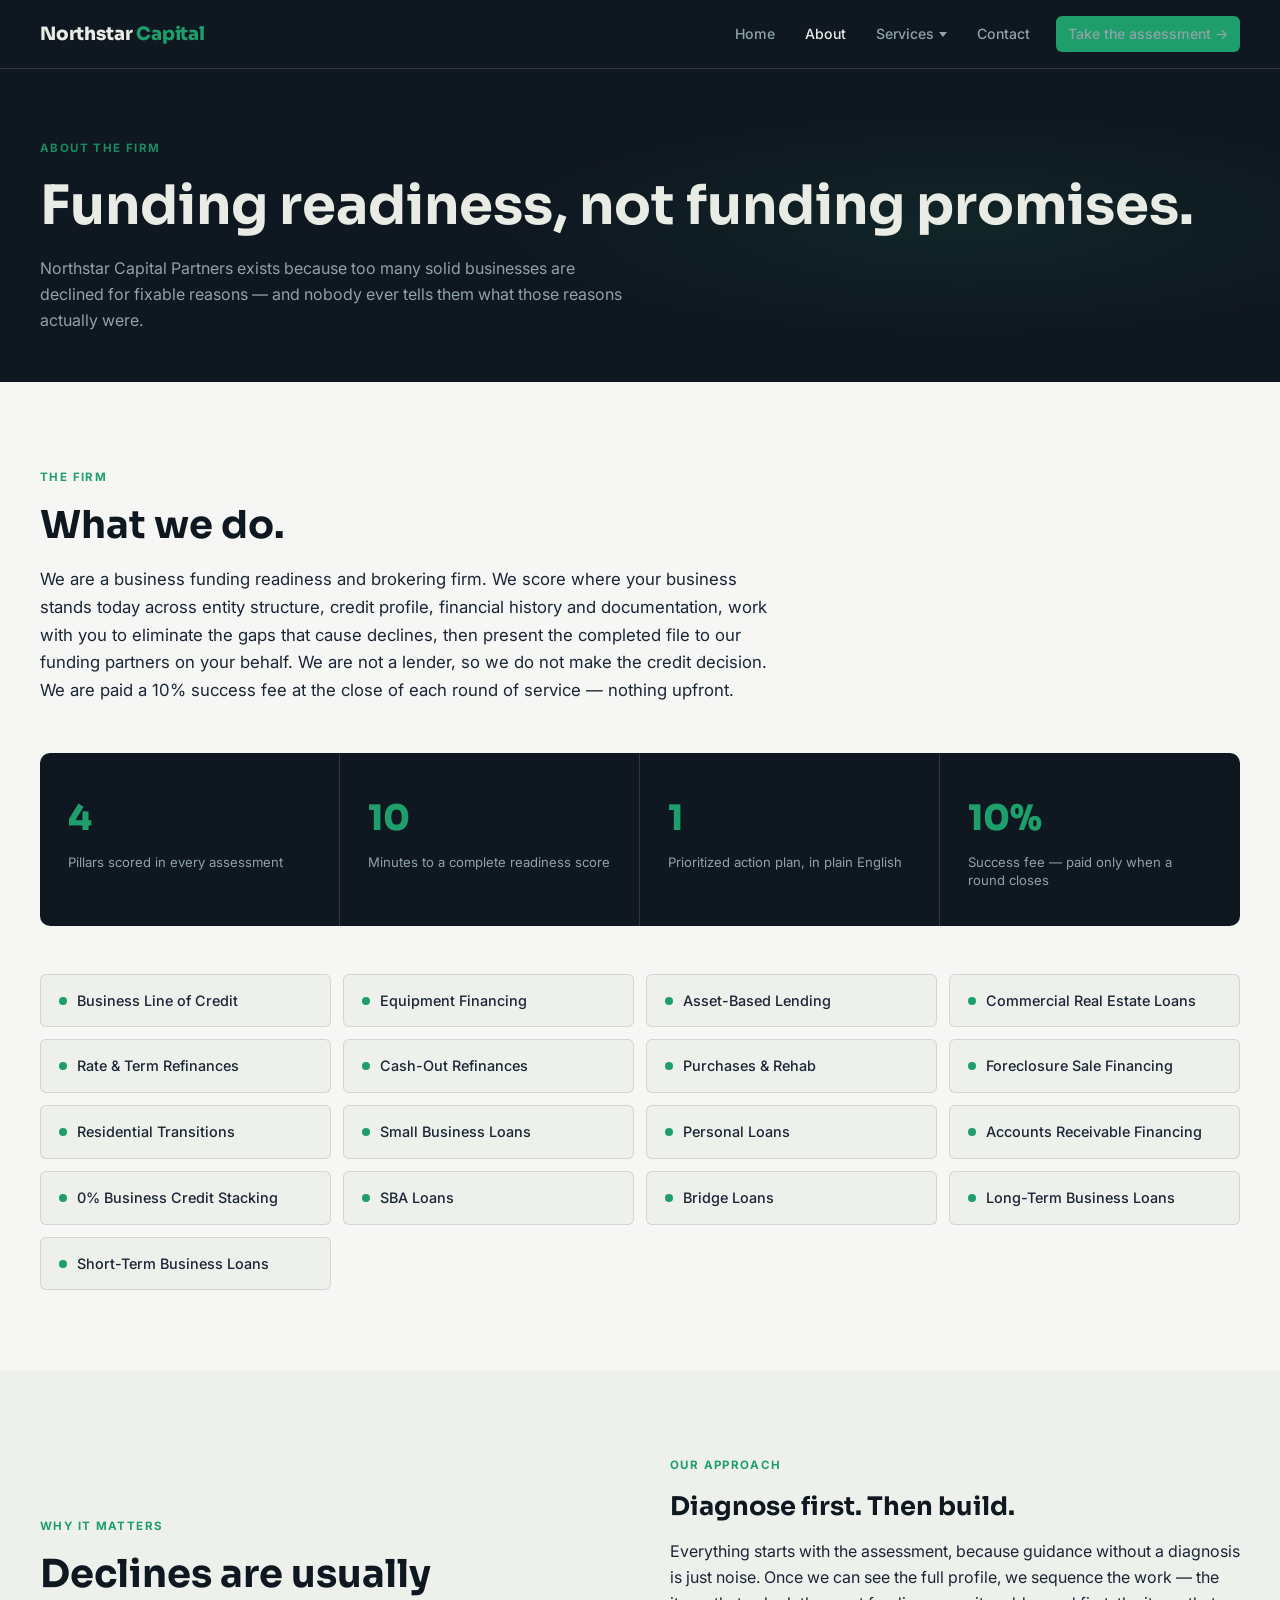
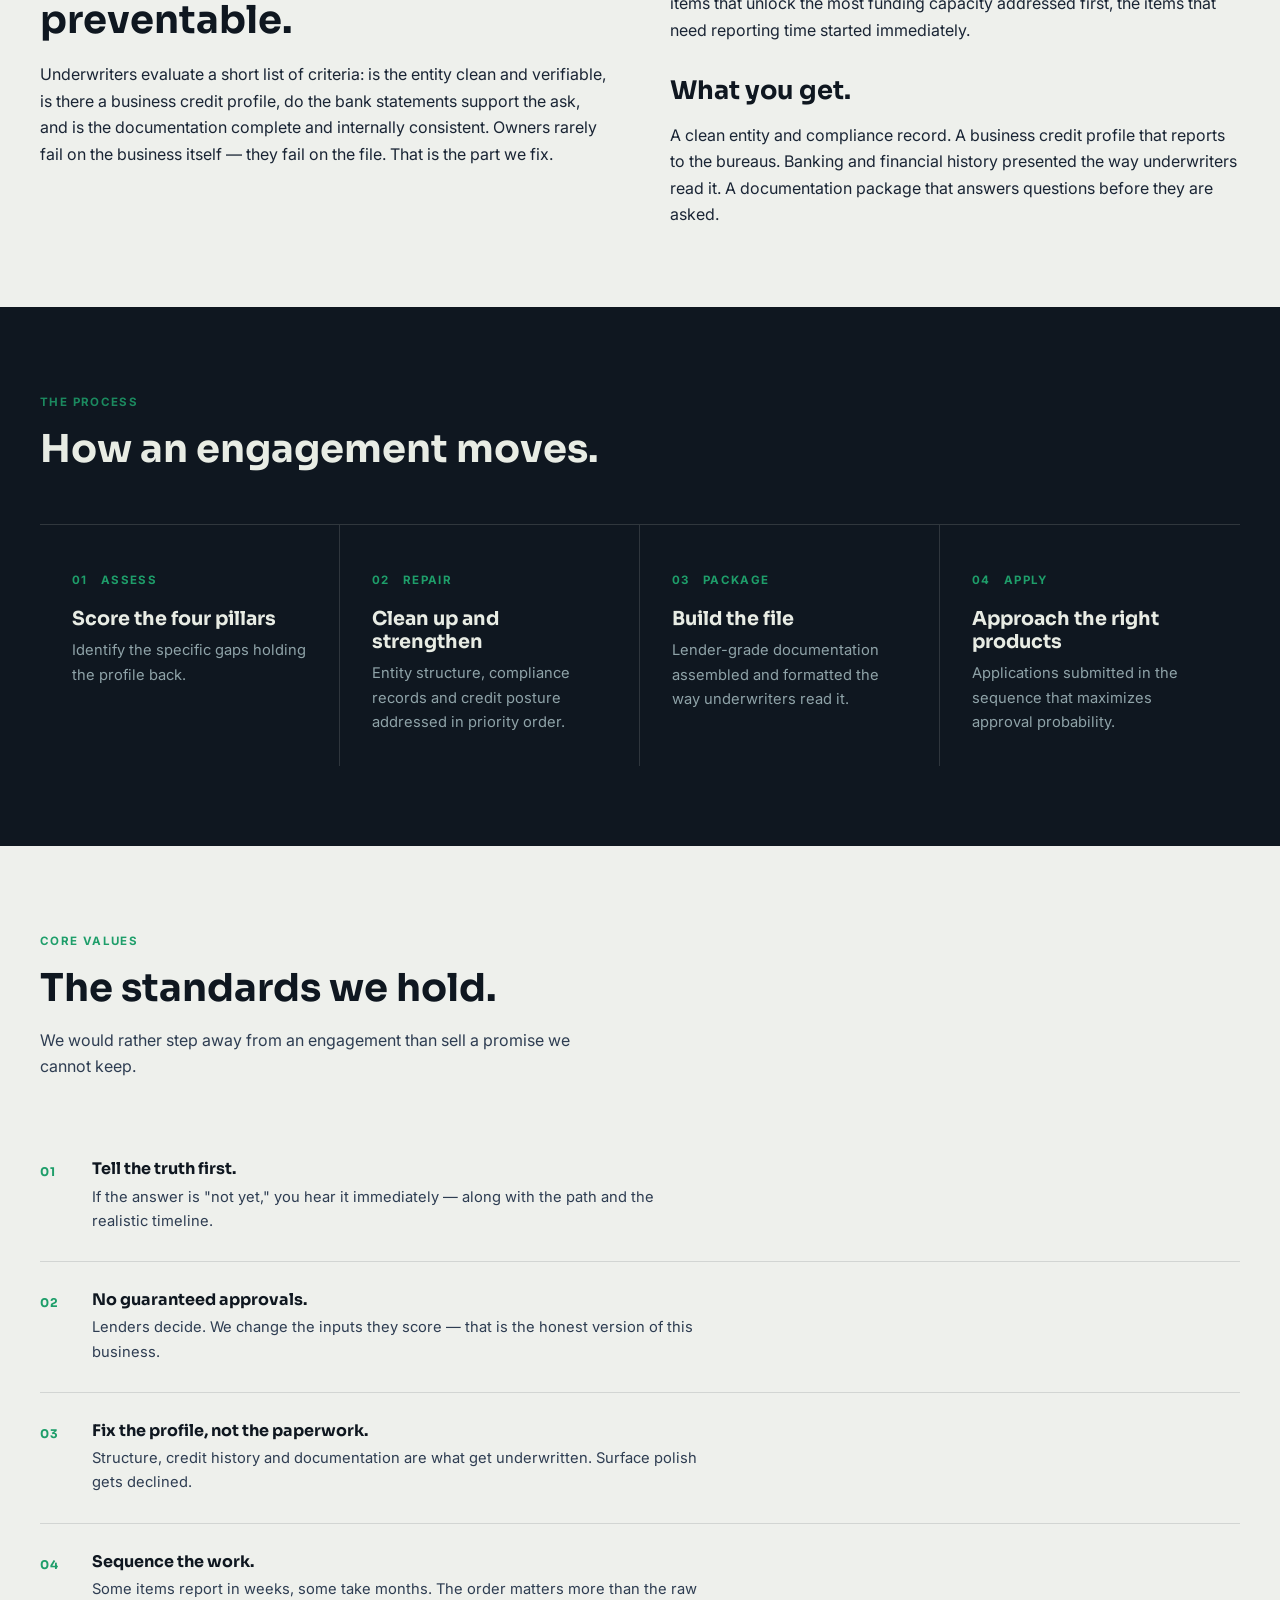
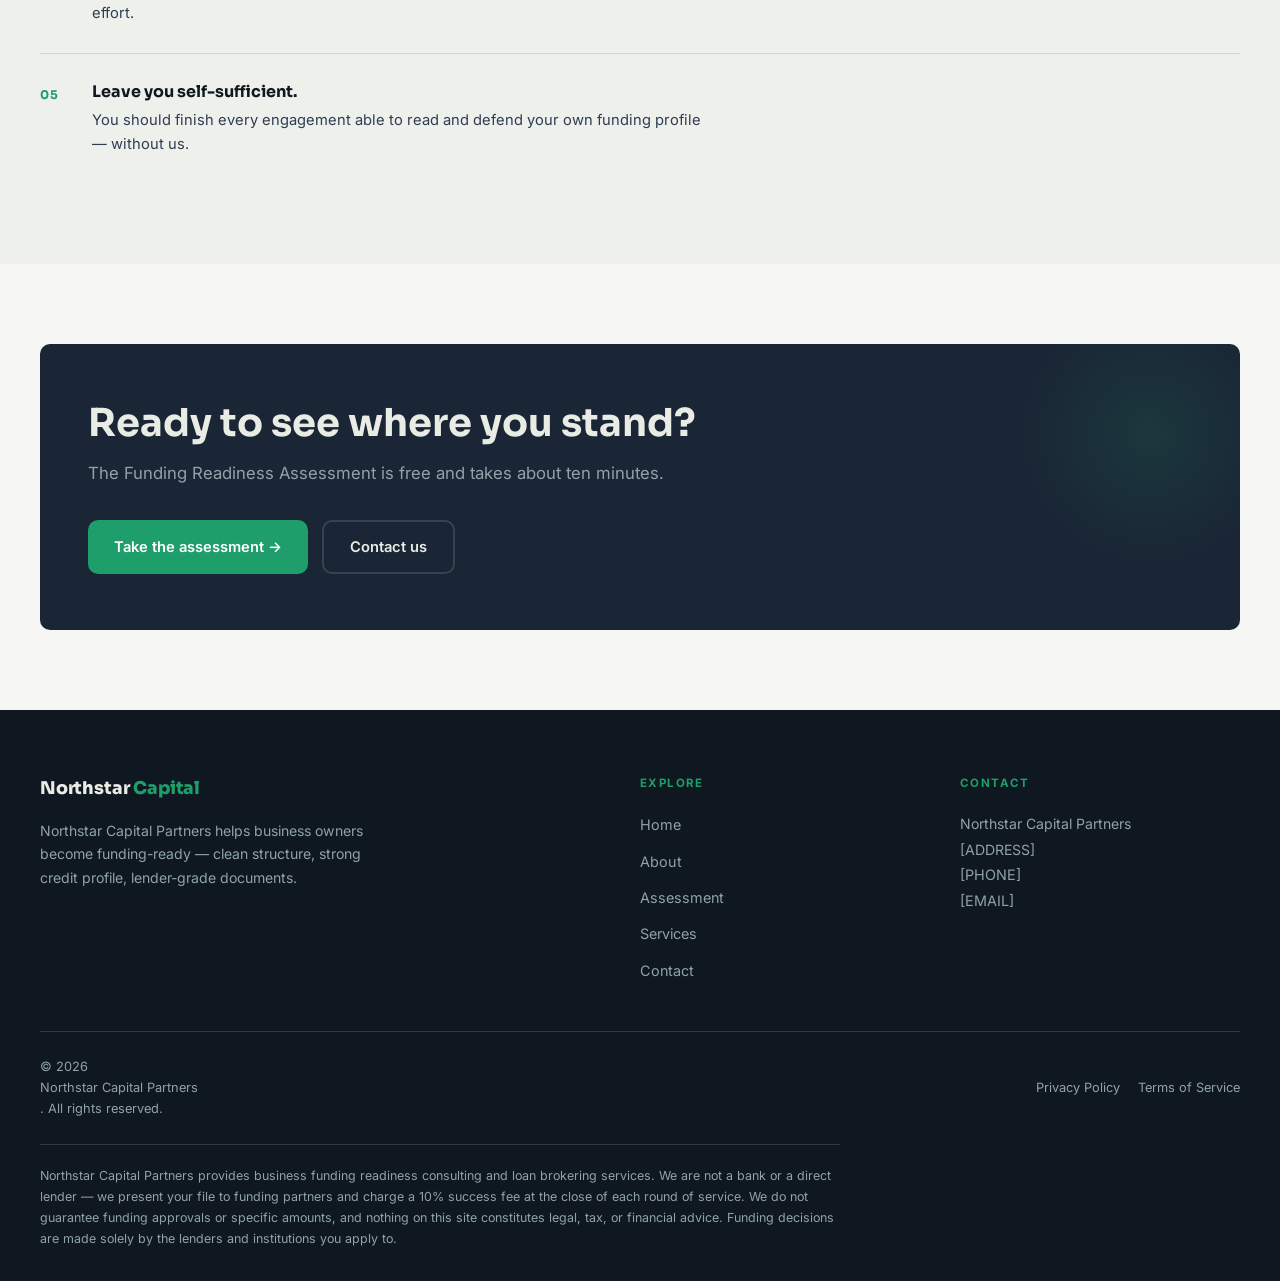
<file: about.html>
<!DOCTYPE html>
<html lang="en">
<head>
  <meta charset="utf-8">
  <meta name="viewport" content="width=device-width, initial-scale=1">
  <title>About | Northstar Capital Partners</title>
  <meta name="description" content="Northstar Capital Partners is a business funding readiness and brokering firm. We score your profile, close the gaps, then take your file to funding partners.">
  <link rel="stylesheet" href="assets/styles.css">
  <link rel="preconnect" href="https://fonts.googleapis.com">
  <link rel="preconnect" href="https://fonts.gstatic.com" crossorigin>
</head>
<body>

<a class="skip-link" href="#main">Skip to content</a>

<!-- HEADER -->
<header class="site-head">
  <div class="wrap">
    <a href="index.html" class="brandmark" aria-label="Northstar Capital Partners — Home">
      Northstar <span>Capital</span>
    </a>
    <nav class="nav-links" aria-label="Primary navigation">
      <a href="index.html">Home</a>
      <a href="about.html" class="active">About</a>
      <div class="nav-drop">
        <button class="nav-drop__btn" type="button" aria-expanded="false" aria-haspopup="true">
          Services <span class="nav-drop__caret" aria-hidden="true"></span>
        </button>
        <div class="nav-drop__menu" role="menu">
          <a href="business.html" role="menuitem">Business</a>
          <a href="business.html#personal" role="menuitem">Personal</a>
          <a href="business.html#real-estate" role="menuitem">Real Estate</a>
        </div>
      </div>
      <a href="contact.html">Contact</a>
      <a href="assessment.html" class="btn btn--primary btn--sm nav-cta">Take the assessment →</a>
    </nav>
    <button class="nav-toggle" id="nav-toggle" type="button" aria-label="Toggle menu" aria-expanded="false">
      <span></span><span></span><span></span>
    </button>
  </div>
</header>

<nav class="mobile-nav" id="mobile-nav" aria-label="Mobile navigation">
  <a href="index.html">Home</a>
  <a href="about.html">About</a>
  <a href="business.html">Services</a>
  <a href="contact.html">Contact</a>
  <a href="assessment.html" class="btn btn--primary">Take the assessment →</a>
</nav>

<!-- MAIN -->
<main id="main">

  <!-- Hero -->
  <section class="assessment-hero" aria-labelledby="about-h1">
    <div class="wrap">
      <span class="eyebrow eyebrow--light">About the Firm</span>
      <h1 id="about-h1">Funding readiness, not funding promises.</h1>
      <p>
        <span data-brand></span> exists because too many solid businesses are declined for fixable reasons
        — and nobody ever tells them what those reasons actually were.
      </p>
    </div>
  </section>

  <!-- Firm overview -->
  <section class="section" aria-labelledby="firm-h2">
    <div class="wrap">
      <span class="eyebrow">The Firm</span>
      <h2 id="firm-h2" style="margin-top:14px">What we do.</h2>
      <p style="margin-top:18px;font-size:1.05rem;max-width:68ch;color:var(--ink-700)">
        We are a business funding readiness and brokering firm. We score where your business stands today
        across entity structure, credit profile, financial history and documentation, work with you to
        eliminate the gaps that cause declines, then present the completed file to our funding partners on
        your behalf. We are not a lender, so we do not make the credit decision. We are paid a
        <span data-fee></span> success fee at the close of each round of service — nothing upfront.
      </p>

      <!-- Stats -->
      <div class="about-stats" aria-label="Key figures">
        <div class="about-stat">
          <div class="about-stat__num">4</div>
          <div class="about-stat__label">Pillars scored in every assessment</div>
        </div>
        <div class="about-stat">
          <div class="about-stat__num">10</div>
          <div class="about-stat__label">Minutes to a complete readiness score</div>
        </div>
        <div class="about-stat">
          <div class="about-stat__num">1</div>
          <div class="about-stat__label">Prioritized action plan, in plain English</div>
        </div>
        <div class="about-stat">
          <div class="about-stat__num" data-fee></div>
          <div class="about-stat__label">Success fee — paid only when a round closes</div>
        </div>
      </div>

      <!-- Funding types -->
      <div class="sol-markets">
        <div class="sol-market">Business Line of Credit</div>
        <div class="sol-market">Equipment Financing</div>
        <div class="sol-market">Asset-Based Lending</div>
        <div class="sol-market">Commercial Real Estate Loans</div>
        <div class="sol-market">Rate &amp; Term Refinances</div>
        <div class="sol-market">Cash-Out Refinances</div>
        <div class="sol-market">Purchases &amp; Rehab</div>
        <div class="sol-market">Foreclosure Sale Financing</div>
        <div class="sol-market">Residential Transitions</div>
        <div class="sol-market">Small Business Loans</div>
        <div class="sol-market">Personal Loans</div>
        <div class="sol-market">Accounts Receivable Financing</div>
        <div class="sol-market">0% Business Credit Stacking</div>
        <div class="sol-market">SBA Loans</div>
        <div class="sol-market">Bridge Loans</div>
        <div class="sol-market">Long-Term Business Loans</div>
        <div class="sol-market">Short-Term Business Loans</div>
      </div>
    </div>
  </section>

  <!-- Why it matters -->
  <section class="section section--alt" aria-labelledby="why-h2">
    <div class="wrap split">
      <div>
        <span class="eyebrow">Why It Matters</span>
        <h2 id="why-h2" style="margin-top:14px">Declines are usually preventable.</h2>
        <p style="margin-top:18px;color:var(--ink-700)">
          Underwriters evaluate a short list of criteria: is the entity clean and verifiable, is there a
          business credit profile, do the bank statements support the ask, and is the documentation complete
          and internally consistent. Owners rarely fail on the business itself — they fail on the file.
          That is the part we fix.
        </p>
      </div>
      <div>
        <span class="eyebrow">Our Approach</span>
        <h3 style="margin-top:14px">Diagnose first. Then build.</h3>
        <p style="margin-top:16px;color:var(--ink-700)">
          Everything starts with the assessment, because guidance without a diagnosis is just noise.
          Once we can see the full profile, we sequence the work — the items that unlock the most funding
          capacity addressed first, the items that need reporting time started immediately.
        </p>
        <h3 style="margin-top:32px">What you get.</h3>
        <p style="margin-top:16px;color:var(--ink-700)">
          A clean entity and compliance record. A business credit profile that reports to the bureaus.
          Banking and financial history presented the way underwriters read it. A documentation package
          that answers questions before they are asked.
        </p>
      </div>
    </div>
  </section>

  <!-- Process rail -->
  <section class="section process" aria-labelledby="process-h2">
    <div class="wrap">
      <div class="sec-head">
        <span class="eyebrow eyebrow--light">The Process</span>
        <h2 id="process-h2" style="color:var(--on-dark)">How an engagement moves.</h2>
      </div>
      <div class="rail" role="list">
        <div class="rail__step" role="listitem">
          <div class="rail__n">01 &nbsp; Assess</div>
          <h3>Score the four pillars</h3>
          <p>Identify the specific gaps holding the profile back.</p>
        </div>
        <div class="rail__step" role="listitem">
          <div class="rail__n">02 &nbsp; Repair</div>
          <h3>Clean up and strengthen</h3>
          <p>Entity structure, compliance records and credit posture addressed in priority order.</p>
        </div>
        <div class="rail__step" role="listitem">
          <div class="rail__n">03 &nbsp; Package</div>
          <h3>Build the file</h3>
          <p>Lender-grade documentation assembled and formatted the way underwriters read it.</p>
        </div>
        <div class="rail__step" role="listitem">
          <div class="rail__n">04 &nbsp; Apply</div>
          <h3>Approach the right products</h3>
          <p>Applications submitted in the sequence that maximizes approval probability.</p>
        </div>
      </div>
    </div>
  </section>

  <!-- Values -->
  <section class="section section--alt" aria-labelledby="values-h2">
    <div class="wrap">
      <div class="sec-head">
        <span class="eyebrow">Core Values</span>
        <h2 id="values-h2">The standards we hold.</h2>
        <p>We would rather step away from an engagement than sell a promise we cannot keep.</p>
      </div>

      <div class="values">
        <div class="value-row">
          <span class="value-n">01</span>
          <div>
            <h4>Tell the truth first.</h4>
            <p>If the answer is "not yet," you hear it immediately — along with the path and the realistic timeline.</p>
          </div>
        </div>
        <div class="value-row">
          <span class="value-n">02</span>
          <div>
            <h4>No guaranteed approvals.</h4>
            <p>Lenders decide. We change the inputs they score — that is the honest version of this business.</p>
          </div>
        </div>
        <div class="value-row">
          <span class="value-n">03</span>
          <div>
            <h4>Fix the profile, not the paperwork.</h4>
            <p>Structure, credit history and documentation are what get underwritten. Surface polish gets declined.</p>
          </div>
        </div>
        <div class="value-row">
          <span class="value-n">04</span>
          <div>
            <h4>Sequence the work.</h4>
            <p>Some items report in weeks, some take months. The order matters more than the raw effort.</p>
          </div>
        </div>
        <div class="value-row">
          <span class="value-n">05</span>
          <div>
            <h4>Leave you self-sufficient.</h4>
            <p>You should finish every engagement able to read and defend your own funding profile — without us.</p>
          </div>
        </div>
      </div>
    </div>
  </section>

  <!-- CTA -->
  <section class="section">
    <div class="wrap">
      <div class="cta-band">
        <h2>Ready to see where you stand?</h2>
        <p>The Funding Readiness Assessment is free and takes about ten minutes.</p>
        <div class="btn-row">
          <a href="assessment.html" class="btn btn--primary">Take the assessment →</a>
          <a href="contact.html"    class="btn btn--ghost">Contact us</a>
        </div>
      </div>
    </div>
  </section>

</main>

<!-- FOOTER -->
<footer class="site-foot" aria-label="Site footer">
  <div class="wrap">
    <div class="foot-top">
      <div class="foot-brand">
        <span class="brandmark">Northstar <span>Capital</span></span>
        <p><span data-brand></span> helps business owners become funding-ready — clean structure, strong credit profile, lender-grade documents.</p>
      </div>
      <div class="foot-col">
        <div class="foot-label">Explore</div>
        <ul>
          <li><a href="index.html">Home</a></li>
          <li><a href="about.html">About</a></li>
          <li><a href="assessment.html">Assessment</a></li>
          <li><a href="business.html">Services</a></li>
          <li><a href="contact.html">Contact</a></li>
        </ul>
      </div>
      <div class="foot-col">
        <div class="foot-label">Contact</div>
        <address>
          <span data-brand></span><br>
          [ADDRESS]<br>
          <a href="tel:[PHONE]">[PHONE]</a><br>
          <a href="mailto:[EMAIL]">[EMAIL]</a>
        </address>
      </div>
    </div>
    <div class="foot-bottom">
      <span>© 2026 <span data-brand></span>. All rights reserved.</span>
      <span>
        <a href="#">Privacy Policy</a>
        <a href="#">Terms of Service</a>
      </span>
    </div>
    <p class="foot-disclaimer">
      <span data-brand></span> provides business funding readiness consulting and loan brokering services.
      We are not a bank or a direct lender — we present your file to funding partners and charge a
      <span data-fee></span> success fee at the close of each round of service.
      We do not guarantee funding approvals or specific amounts, and nothing on this site constitutes legal,
      tax, or financial advice. Funding decisions are made solely by the lenders and institutions you apply to.
    </p>
  </div>
</footer>

<script src="assets/app.js"></script>
</body>
</html>
</file>
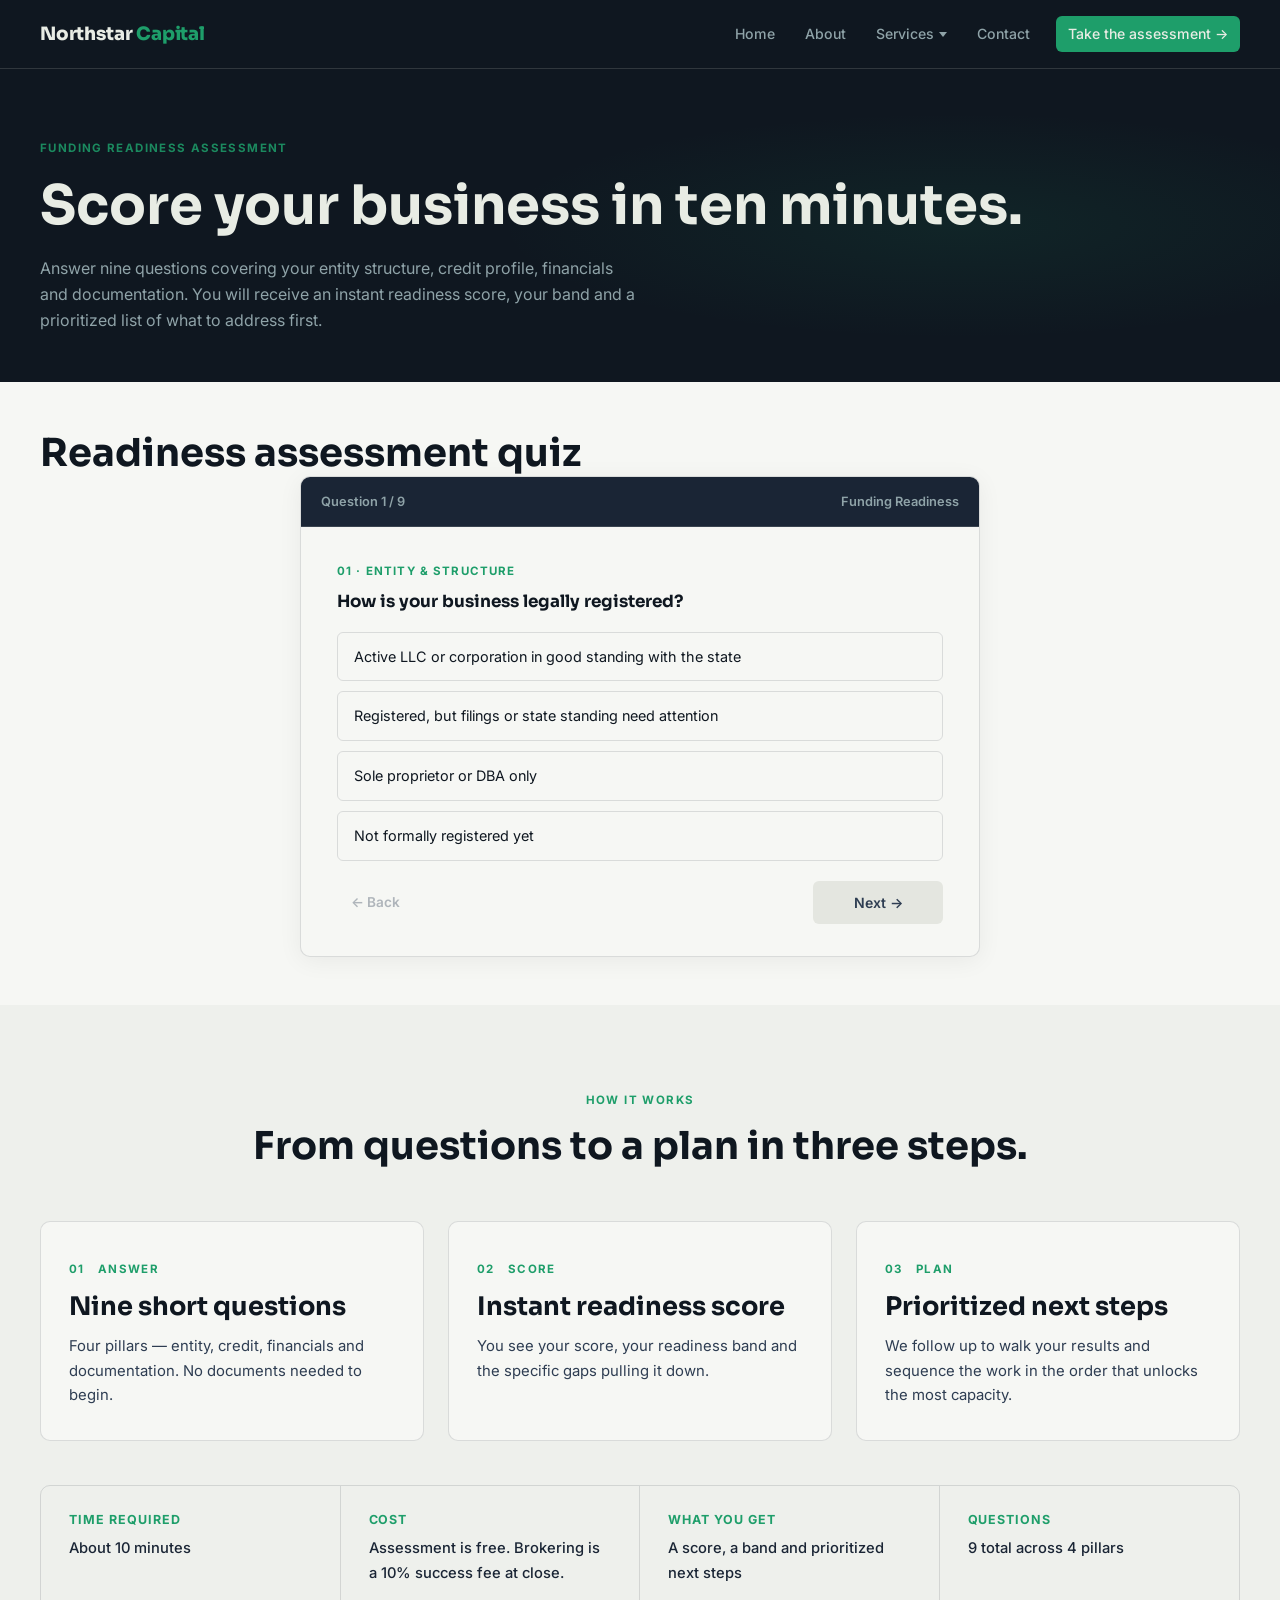
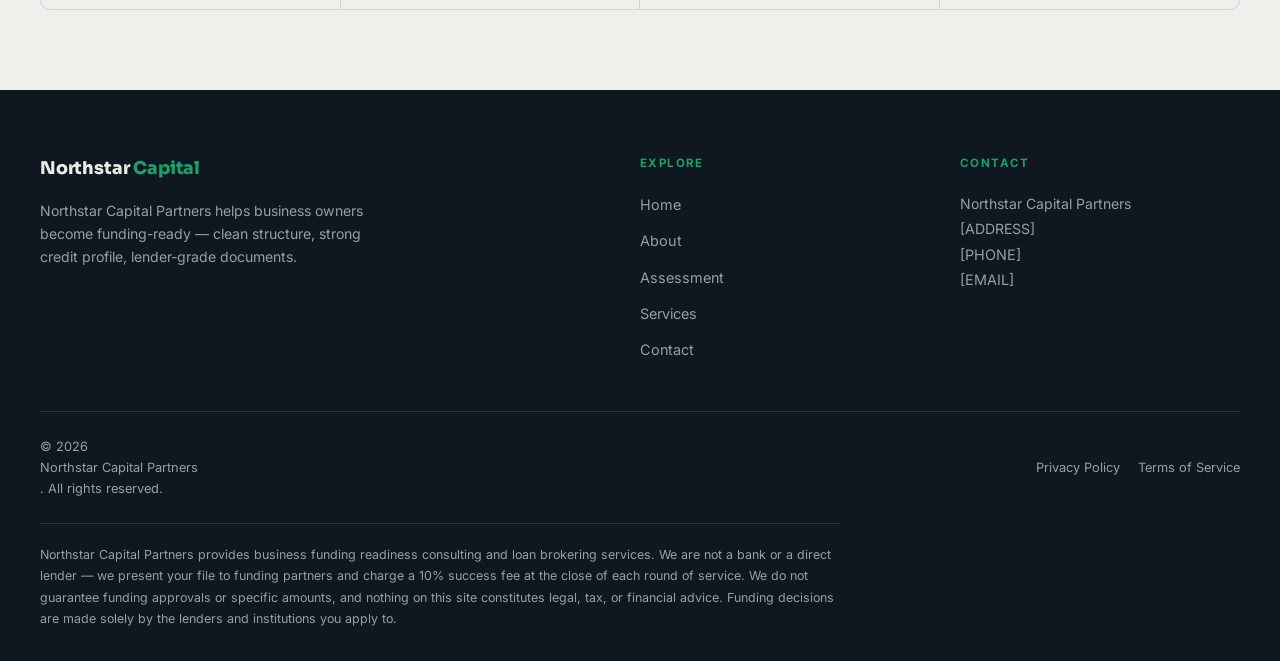
<file: assessment.html>
<!DOCTYPE html>
<html lang="en">
<head>
  <meta charset="utf-8">
  <meta name="viewport" content="width=device-width, initial-scale=1">
  <title>Funding Readiness Assessment | Northstar Capital Partners</title>
  <meta name="description" content="Answer nine questions about your entity, credit, financials and documentation. Get an instant funding readiness score and the fixes that matter most.">
  <link rel="stylesheet" href="assets/styles.css">
  <link rel="preconnect" href="https://fonts.googleapis.com">
  <link rel="preconnect" href="https://fonts.gstatic.com" crossorigin>
  <style>
    /* Assessment-page-specific overrides */
    #lead-form,
    #results-panel { display: none; }

    .quiz-q { padding: 32px 36px; }
    @media (max-width:600px) { .quiz-q { padding: 22px 18px; } }

    .quiz-shell-full {
      max-width: 680px;
      margin: 0 auto;
      background: var(--surface-1);
      border-radius: var(--radius);
      border: 1px solid var(--border);
      box-shadow: 0 4px 24px rgba(0,0,0,.06);
      overflow: hidden;
    }
  </style>
</head>
<body>

<a class="skip-link" href="#main">Skip to content</a>

<!-- HEADER -->
<header class="site-head">
  <div class="wrap">
    <a href="index.html" class="brandmark" aria-label="Northstar Capital Partners — Home">
      Northstar <span>Capital</span>
    </a>
    <nav class="nav-links" aria-label="Primary navigation">
      <a href="index.html">Home</a>
      <a href="about.html">About</a>
      <div class="nav-drop">
        <button class="nav-drop__btn" type="button" aria-expanded="false" aria-haspopup="true">
          Services <span class="nav-drop__caret" aria-hidden="true"></span>
        </button>
        <div class="nav-drop__menu" role="menu">
          <a href="business.html" role="menuitem">Business</a>
          <a href="business.html#personal" role="menuitem">Personal</a>
          <a href="business.html#real-estate" role="menuitem">Real Estate</a>
        </div>
      </div>
      <a href="contact.html">Contact</a>
      <a href="assessment.html" class="btn btn--primary btn--sm nav-cta active">Take the assessment →</a>
    </nav>
    <button class="nav-toggle" id="nav-toggle" type="button" aria-label="Toggle menu" aria-expanded="false">
      <span></span><span></span><span></span>
    </button>
  </div>
</header>

<nav class="mobile-nav" id="mobile-nav" aria-label="Mobile navigation">
  <a href="index.html">Home</a>
  <a href="about.html">About</a>
  <a href="business.html">Services</a>
  <a href="contact.html">Contact</a>
  <a href="assessment.html" class="btn btn--primary">Take the assessment →</a>
</nav>

<!-- MAIN -->
<main id="main">

  <!-- Hero -->
  <section class="assessment-hero" aria-labelledby="assessment-h1">
    <div class="wrap">
      <span class="eyebrow eyebrow--light">Funding Readiness Assessment</span>
      <h1 id="assessment-h1">Score your business in ten minutes.</h1>
      <p>
        Answer nine questions covering your entity structure, credit profile, financials and documentation.
        You will receive an instant readiness score, your band and a prioritized list of what to address first.
      </p>
    </div>
  </section>

  <!-- Quiz section -->
  <section class="section section--sm" aria-labelledby="quiz-heading">
    <div class="wrap">
      <h2 id="quiz-heading" class="sr-only">Readiness assessment quiz</h2>

      <!-- THE QUIZ CONTAINER -->
      <div id="assessment-quiz">
        <div class="quiz-shell-full">

          <!-- Progress header -->
          <div class="quiz__top">
            <span>Question <span data-current>1</span> / <span data-total>9</span></span>
            <span>Funding Readiness</span>
          </div>

          <!-- Progress bar -->
          <div class="quiz__bar" aria-hidden="true">
            <div class="quiz__bar-fill" style="width:0%"></div>
          </div>

          <!-- Question screens — injected by app.js -->
          <div id="quiz-steps"></div>

          <!-- Lead capture form (shown after last question) -->
          <div id="lead-form" class="lead-form">
            <h3>Almost there — get your results</h3>
            <p>Enter your details below. We will send your results and follow up to walk through your plan.</p>

            <form novalidate>
              <input type="hidden" name="answers_json" value="">

              <div class="form-group">
                <div class="form-row">
                  <div class="field">
                    <label for="lf-fullname">Full name <span class="required-star">*</span></label>
                    <input type="text" id="lf-fullname" name="full_name" required autocomplete="name" placeholder="Jane Smith">
                  </div>
                  <div class="field">
                    <label for="lf-biz">Business name</label>
                    <input type="text" id="lf-biz" name="business_name" autocomplete="organization" placeholder="Acme LLC">
                  </div>
                </div>
                <div class="form-row">
                  <div class="field">
                    <label for="lf-email">Email <span class="required-star">*</span></label>
                    <input type="email" id="lf-email" name="email" required autocomplete="email" placeholder="jane@acme.com">
                  </div>
                  <div class="field">
                    <label for="lf-phone">Phone</label>
                    <input type="tel" id="lf-phone" name="phone" autocomplete="tel" placeholder="(555) 000-0000">
                  </div>
                </div>
              </div>

              <div class="tcpa-check">
                <input type="checkbox" id="tcpa" name="tcpa" required>
                <label for="tcpa">
                  I agree to receive calls, texts and emails from <span data-brand></span> regarding my assessment
                  results and funding readiness services. Message frequency may vary; standard message and data rates
                  may apply. Reply STOP to opt out or HELP for assistance.
                </label>
              </div>

              <button type="submit" class="btn btn--primary" style="width:100%;justify-content:center">
                Get my score →
              </button>

              <p style="font-size:.78rem;color:var(--ink-500);margin-top:12px;text-align:center">
                Assessment is free. Brokering services are a <span data-fee></span> success fee at close — nothing upfront.
              </p>
            </form>
          </div><!-- /#lead-form -->

          <!-- Results panel (shown after form submit) -->
          <div id="results-panel" class="results">
            <div class="results__score-row">
              <span class="results__pct">—</span>
              <span class="results__band">—</span>
            </div>
            <p class="results__summary"></p>

            <div class="results__recs">
              <h4>Priority actions</h4>
              <ul class="results__rec-list"></ul>
            </div>

            <div class="pillars" style="margin-top:24px">
              <h4 style="font-family:var(--font-head);font-size:.85rem;font-weight:700;text-transform:uppercase;letter-spacing:.08em;color:var(--emerald);margin-bottom:14px">
                Score by pillar
              </h4>
              <!-- Pillar rows injected by app.js -->
            </div>

            <div class="results__cta"></div>
          </div><!-- /#results-panel -->

        </div><!-- /.quiz-shell-full -->
      </div><!-- /#assessment-quiz -->

    </div>
  </section>

  <!-- How it works -->
  <section class="section section--alt" aria-labelledby="how-h2">
    <div class="wrap">
      <div class="sec-head center">
        <span class="eyebrow">How It Works</span>
        <h2 id="how-h2">From questions to a plan in three steps.</h2>
      </div>

      <div class="cards">
        <article class="card">
          <div class="rail__n" style="margin-bottom:12px">01 &nbsp; Answer</div>
          <h3>Nine short questions</h3>
          <p>Four pillars — entity, credit, financials and documentation. No documents needed to begin.</p>
        </article>
        <article class="card">
          <div class="rail__n" style="margin-bottom:12px">02 &nbsp; Score</div>
          <h3>Instant readiness score</h3>
          <p>You see your score, your readiness band and the specific gaps pulling it down.</p>
        </article>
        <article class="card">
          <div class="rail__n" style="margin-bottom:12px">03 &nbsp; Plan</div>
          <h3>Prioritized next steps</h3>
          <p>We follow up to walk your results and sequence the work in the order that unlocks the most capacity.</p>
        </article>
      </div>

      <!-- Facts table -->
      <div class="facts">
        <div class="fact">
          <div class="fact__k">Time required</div>
          <div class="fact__v">About 10 minutes</div>
        </div>
        <div class="fact">
          <div class="fact__k">Cost</div>
          <div class="fact__v">Assessment is free. Brokering is a <span data-fee></span> success fee at close.</div>
        </div>
        <div class="fact">
          <div class="fact__k">What you get</div>
          <div class="fact__v">A score, a band and prioritized next steps</div>
        </div>
        <div class="fact">
          <div class="fact__k">Questions</div>
          <div class="fact__v">9 total across 4 pillars</div>
        </div>
      </div>
    </div>
  </section>

</main>

<!-- FOOTER -->
<footer class="site-foot" aria-label="Site footer">
  <div class="wrap">
    <div class="foot-top">
      <div class="foot-brand">
        <span class="brandmark">Northstar <span>Capital</span></span>
        <p><span data-brand></span> helps business owners become funding-ready — clean structure, strong credit profile, lender-grade documents.</p>
      </div>
      <div class="foot-col">
        <div class="foot-label">Explore</div>
        <ul>
          <li><a href="index.html">Home</a></li>
          <li><a href="about.html">About</a></li>
          <li><a href="assessment.html">Assessment</a></li>
          <li><a href="business.html">Services</a></li>
          <li><a href="contact.html">Contact</a></li>
        </ul>
      </div>
      <div class="foot-col">
        <div class="foot-label">Contact</div>
        <address>
          <span data-brand></span><br>
          [ADDRESS]<br>
          <a href="tel:[PHONE]">[PHONE]</a><br>
          <a href="mailto:[EMAIL]">[EMAIL]</a>
        </address>
      </div>
    </div>
    <div class="foot-bottom">
      <span>© 2026 <span data-brand></span>. All rights reserved.</span>
      <span>
        <a href="#">Privacy Policy</a>
        <a href="#">Terms of Service</a>
      </span>
    </div>
    <p class="foot-disclaimer">
      <span data-brand></span> provides business funding readiness consulting and loan brokering services.
      We are not a bank or a direct lender — we present your file to funding partners and charge a
      <span data-fee></span> success fee at the close of each round of service.
      We do not guarantee funding approvals or specific amounts, and nothing on this site constitutes legal,
      tax, or financial advice. Funding decisions are made solely by the lenders and institutions you apply to.
    </p>
  </div>
</footer>

<script src="assets/app.js"></script>
</body>
</html>
</file>
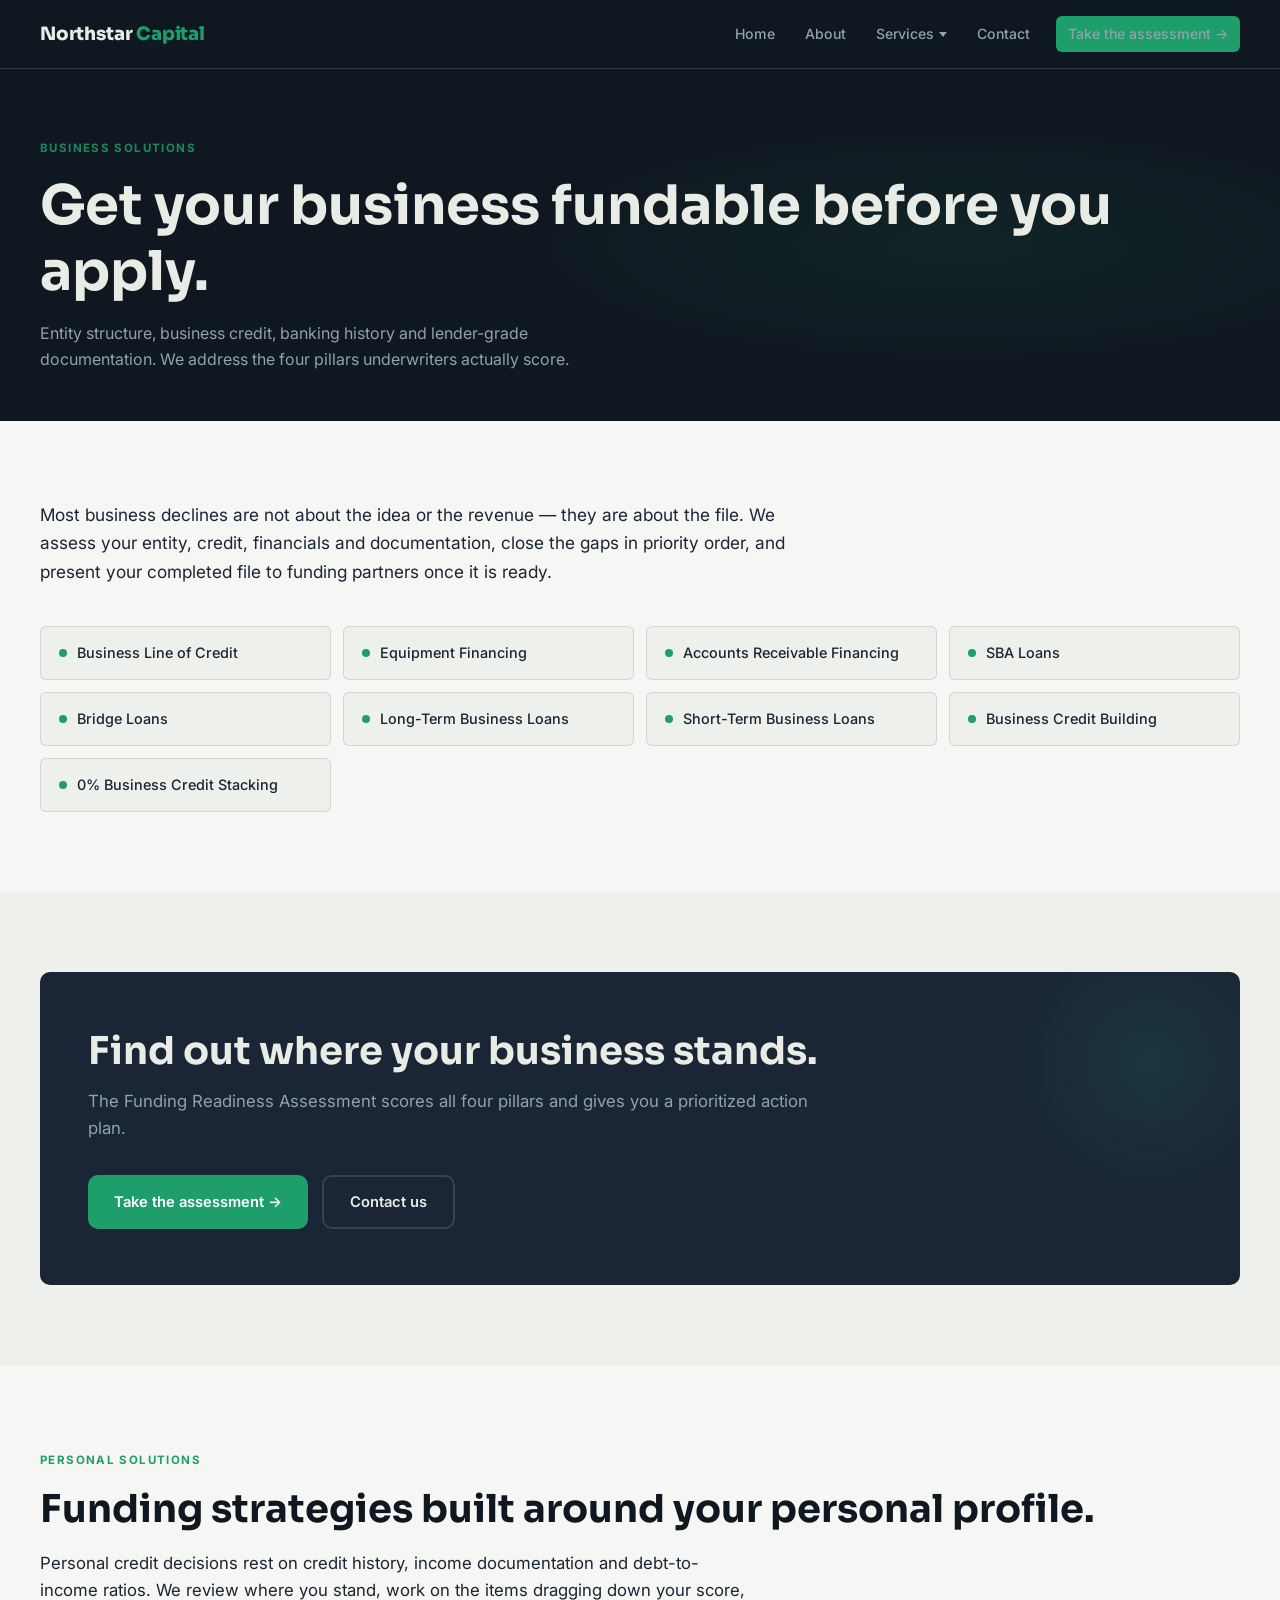
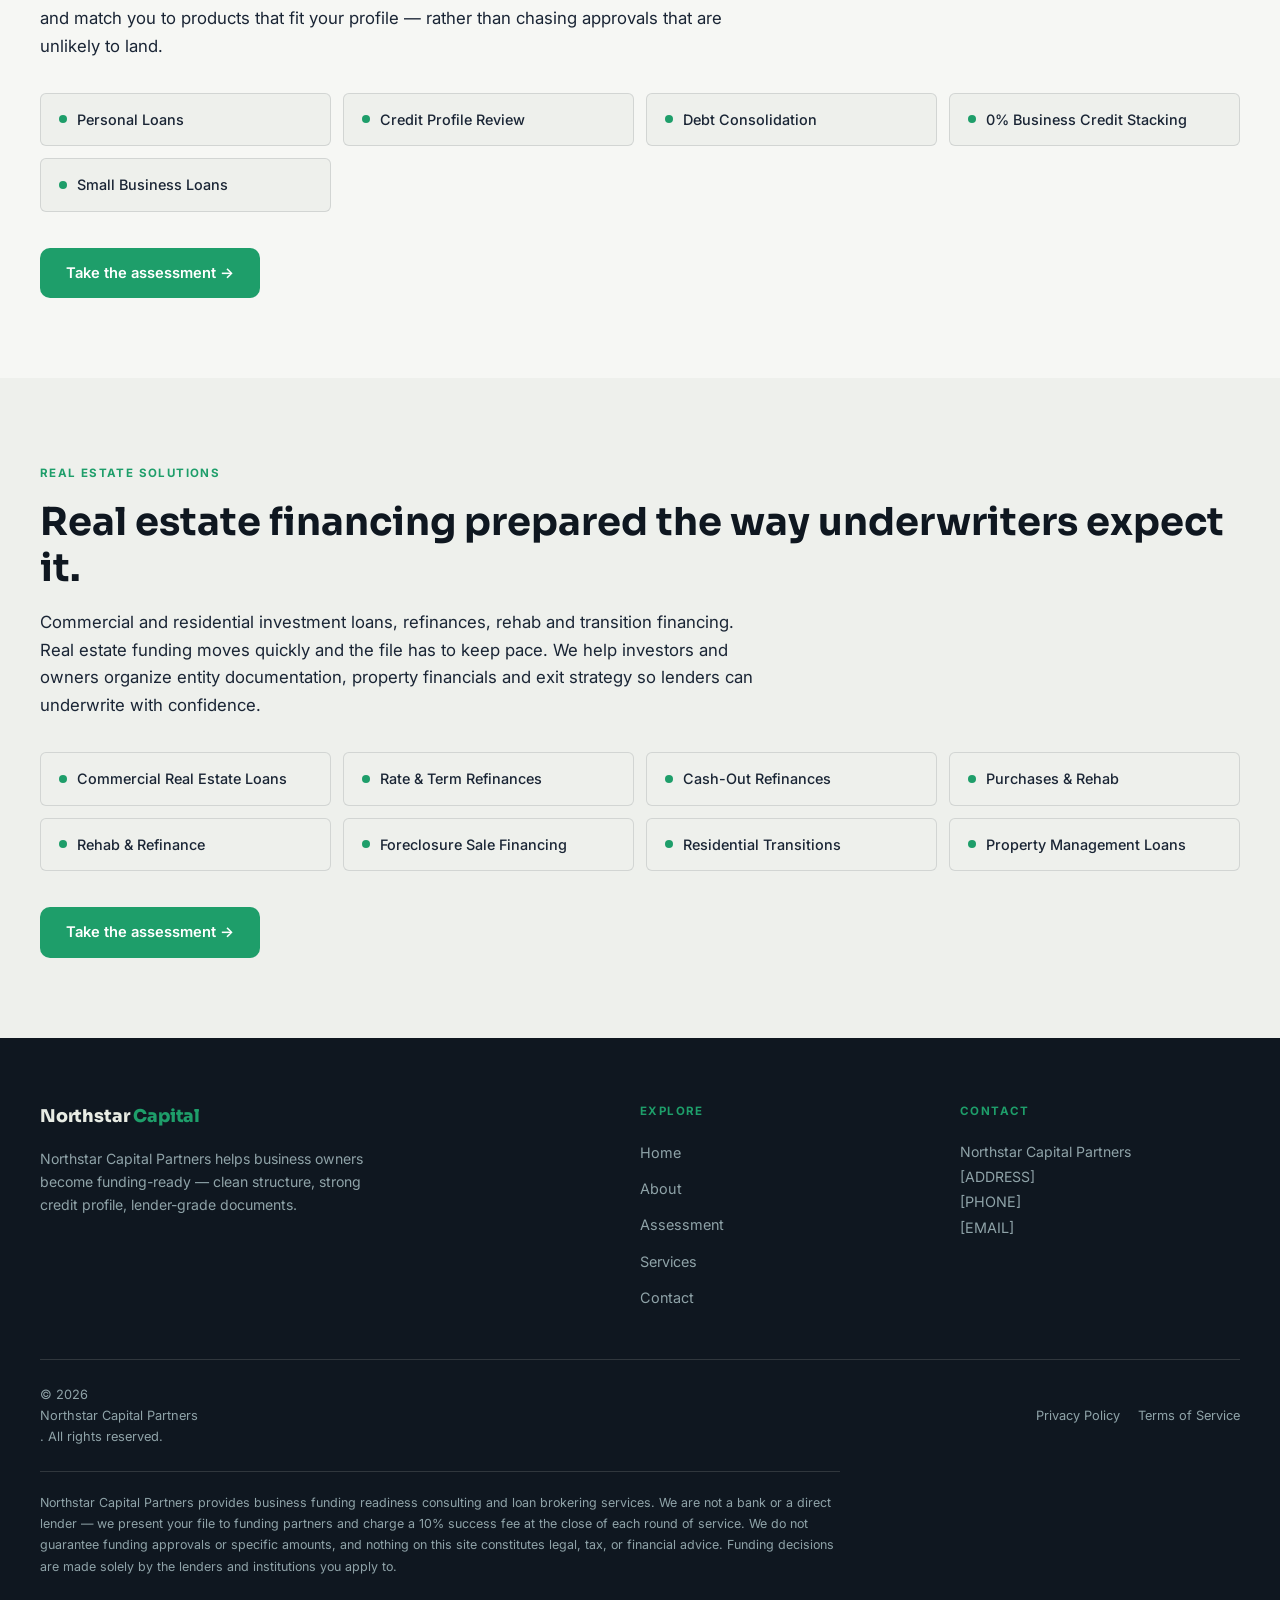
<file: business.html>
<!DOCTYPE html>
<html lang="en">
<head>
  <meta charset="utf-8">
  <meta name="viewport" content="width=device-width, initial-scale=1">
  <title>Funding Solutions | Northstar Capital Partners</title>
  <meta name="description" content="Business, personal, and real estate funding solutions. Northstar Capital Partners prepares your file so lenders can underwrite with confidence.">
  <link rel="stylesheet" href="assets/styles.css">
  <link rel="preconnect" href="https://fonts.googleapis.com">
  <link rel="preconnect" href="https://fonts.gstatic.com" crossorigin>
</head>
<body>

<a class="skip-link" href="#main">Skip to content</a>

<!-- HEADER -->
<header class="site-head">
  <div class="wrap">
    <a href="index.html" class="brandmark" aria-label="Northstar Capital Partners — Home">
      Northstar <span>Capital</span>
    </a>
    <nav class="nav-links" aria-label="Primary navigation">
      <a href="index.html">Home</a>
      <a href="about.html">About</a>
      <div class="nav-drop">
        <button class="nav-drop__btn" type="button" aria-expanded="false" aria-haspopup="true">
          Services <span class="nav-drop__caret" aria-hidden="true"></span>
        </button>
        <div class="nav-drop__menu" role="menu">
          <a href="business.html" role="menuitem" class="active">Business</a>
          <a href="business.html#personal" role="menuitem">Personal</a>
          <a href="business.html#real-estate" role="menuitem">Real Estate</a>
        </div>
      </div>
      <a href="contact.html">Contact</a>
      <a href="assessment.html" class="btn btn--primary btn--sm nav-cta">Take the assessment →</a>
    </nav>
    <button class="nav-toggle" id="nav-toggle" type="button" aria-label="Toggle menu" aria-expanded="false">
      <span></span><span></span><span></span>
    </button>
  </div>
</header>

<nav class="mobile-nav" id="mobile-nav" aria-label="Mobile navigation">
  <a href="index.html">Home</a>
  <a href="about.html">About</a>
  <a href="business.html">Services</a>
  <a href="contact.html">Contact</a>
  <a href="assessment.html" class="btn btn--primary">Take the assessment →</a>
</nav>

<!-- MAIN -->
<main id="main">

  <!-- ── BUSINESS SOLUTIONS ── -->
  <section class="assessment-hero" aria-labelledby="biz-h1">
    <div class="wrap">
      <span class="eyebrow eyebrow--light">Business Solutions</span>
      <h1 id="biz-h1">Get your business fundable before you apply.</h1>
      <p>
        Entity structure, business credit, banking history and lender-grade documentation.
        We address the four pillars underwriters actually score.
      </p>
    </div>
  </section>

  <section class="section">
    <div class="wrap">
      <p style="font-size:1.08rem;max-width:68ch;color:var(--ink-700)">
        Most business declines are not about the idea or the revenue — they are about the file.
        We assess your entity, credit, financials and documentation, close the gaps in priority order,
        and present your completed file to funding partners once it is ready.
      </p>

      <div class="sol-markets" style="margin-top:40px">
        <div class="sol-market">Business Line of Credit</div>
        <div class="sol-market">Equipment Financing</div>
        <div class="sol-market">Accounts Receivable Financing</div>
        <div class="sol-market">SBA Loans</div>
        <div class="sol-market">Bridge Loans</div>
        <div class="sol-market">Long-Term Business Loans</div>
        <div class="sol-market">Short-Term Business Loans</div>
        <div class="sol-market">Business Credit Building</div>
        <div class="sol-market">0% Business Credit Stacking</div>
      </div>
    </div>
  </section>

  <!-- CTA -->
  <section class="section section--alt">
    <div class="wrap">
      <div class="cta-band">
        <h2>Find out where your business stands.</h2>
        <p>The Funding Readiness Assessment scores all four pillars and gives you a prioritized action plan.</p>
        <div class="btn-row">
          <a href="assessment.html" class="btn btn--primary">Take the assessment →</a>
          <a href="contact.html"    class="btn btn--ghost">Contact us</a>
        </div>
      </div>
    </div>
  </section>

  <!-- ── PERSONAL SOLUTIONS ── -->
  <section class="section" id="personal" aria-labelledby="personal-h2">
    <div class="wrap">
      <span class="eyebrow">Personal Solutions</span>
      <h2 id="personal-h2" style="margin-top:14px">Funding strategies built around your personal profile.</h2>
      <p style="margin-top:18px;font-size:1.05rem;max-width:65ch;color:var(--ink-700)">
        Personal credit decisions rest on credit history, income documentation and debt-to-income ratios.
        We review where you stand, work on the items dragging down your score, and match you to products
        that fit your profile — rather than chasing approvals that are unlikely to land.
      </p>

      <div class="sol-markets" style="margin-top:32px">
        <div class="sol-market">Personal Loans</div>
        <div class="sol-market">Credit Profile Review</div>
        <div class="sol-market">Debt Consolidation</div>
        <div class="sol-market">0% Business Credit Stacking</div>
        <div class="sol-market">Small Business Loans</div>
      </div>

      <div style="margin-top:36px">
        <a href="assessment.html" class="btn btn--primary">Take the assessment →</a>
      </div>
    </div>
  </section>

  <!-- ── REAL ESTATE SOLUTIONS ── -->
  <section class="section section--alt" id="real-estate" aria-labelledby="re-h2">
    <div class="wrap">
      <span class="eyebrow">Real Estate Solutions</span>
      <h2 id="re-h2" style="margin-top:14px">Real estate financing prepared the way underwriters expect it.</h2>
      <p style="margin-top:18px;font-size:1.05rem;max-width:65ch;color:var(--ink-700)">
        Commercial and residential investment loans, refinances, rehab and transition financing.
        Real estate funding moves quickly and the file has to keep pace. We help investors and owners
        organize entity documentation, property financials and exit strategy so lenders can underwrite
        with confidence.
      </p>

      <div class="sol-markets" style="margin-top:32px">
        <div class="sol-market">Commercial Real Estate Loans</div>
        <div class="sol-market">Rate &amp; Term Refinances</div>
        <div class="sol-market">Cash-Out Refinances</div>
        <div class="sol-market">Purchases &amp; Rehab</div>
        <div class="sol-market">Rehab &amp; Refinance</div>
        <div class="sol-market">Foreclosure Sale Financing</div>
        <div class="sol-market">Residential Transitions</div>
        <div class="sol-market">Property Management Loans</div>
      </div>

      <div style="margin-top:36px">
        <a href="assessment.html" class="btn btn--primary">Take the assessment →</a>
      </div>
    </div>
  </section>

</main>

<!-- FOOTER -->
<footer class="site-foot" aria-label="Site footer">
  <div class="wrap">
    <div class="foot-top">
      <div class="foot-brand">
        <span class="brandmark">Northstar <span>Capital</span></span>
        <p><span data-brand></span> helps business owners become funding-ready — clean structure, strong credit profile, lender-grade documents.</p>
      </div>
      <div class="foot-col">
        <div class="foot-label">Explore</div>
        <ul>
          <li><a href="index.html">Home</a></li>
          <li><a href="about.html">About</a></li>
          <li><a href="assessment.html">Assessment</a></li>
          <li><a href="business.html">Services</a></li>
          <li><a href="contact.html">Contact</a></li>
        </ul>
      </div>
      <div class="foot-col">
        <div class="foot-label">Contact</div>
        <address>
          <span data-brand></span><br>
          [ADDRESS]<br>
          <a href="tel:[PHONE]">[PHONE]</a><br>
          <a href="mailto:[EMAIL]">[EMAIL]</a>
        </address>
      </div>
    </div>
    <div class="foot-bottom">
      <span>© 2026 <span data-brand></span>. All rights reserved.</span>
      <span>
        <a href="#">Privacy Policy</a>
        <a href="#">Terms of Service</a>
      </span>
    </div>
    <p class="foot-disclaimer">
      <span data-brand></span> provides business funding readiness consulting and loan brokering services.
      We are not a bank or a direct lender — we present your file to funding partners and charge a
      <span data-fee></span> success fee at the close of each round of service.
      We do not guarantee funding approvals or specific amounts, and nothing on this site constitutes legal,
      tax, or financial advice. Funding decisions are made solely by the lenders and institutions you apply to.
    </p>
  </div>
</footer>

<script src="assets/app.js"></script>
</body>
</html>
</file>
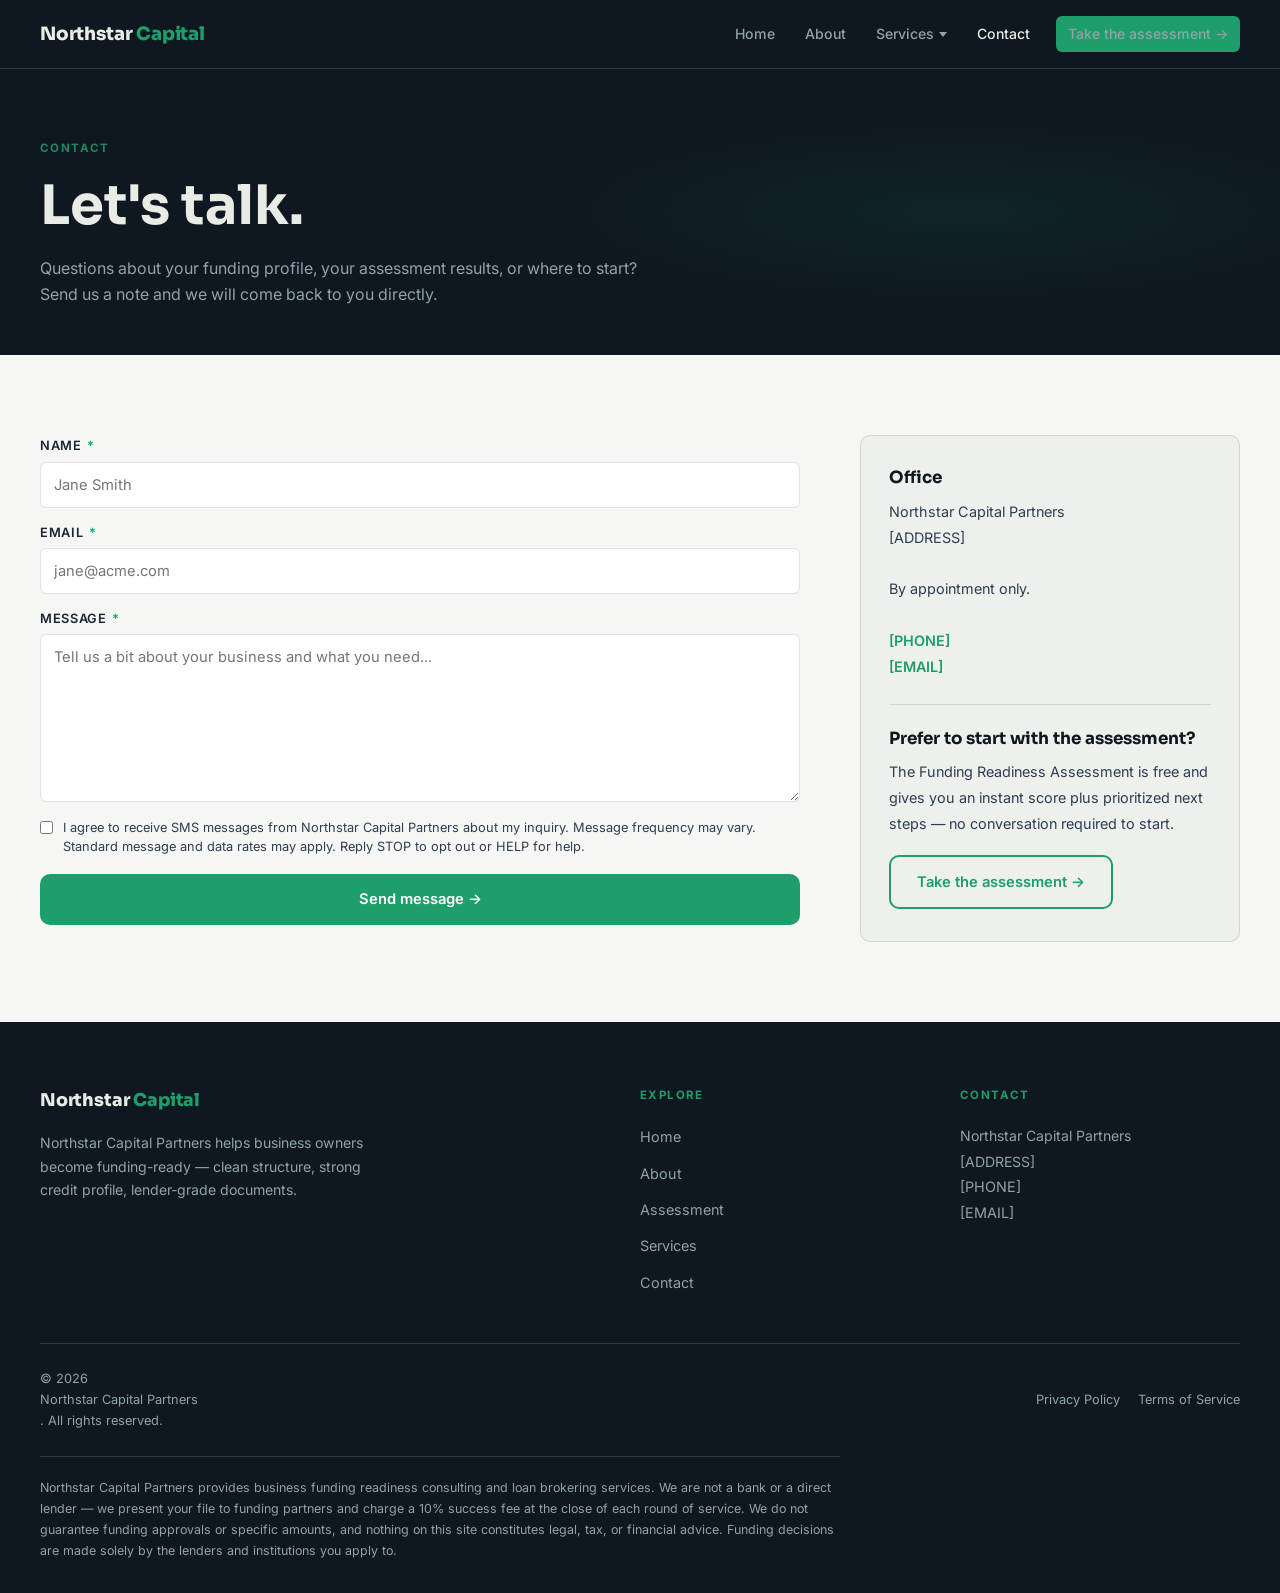
<file: contact.html>
<!DOCTYPE html>
<html lang="en">
<head>
  <meta charset="utf-8">
  <meta name="viewport" content="width=device-width, initial-scale=1">
  <title>Contact | Northstar Capital Partners</title>
  <meta name="description" content="Questions about your funding profile, assessment results, or where to start? Reach out to Northstar Capital Partners directly.">
  <link rel="stylesheet" href="assets/styles.css">
  <link rel="preconnect" href="https://fonts.googleapis.com">
  <link rel="preconnect" href="https://fonts.gstatic.com" crossorigin>
</head>
<body>

<a class="skip-link" href="#main">Skip to content</a>

<!-- HEADER -->
<header class="site-head">
  <div class="wrap">
    <a href="index.html" class="brandmark" aria-label="Northstar Capital Partners — Home">
      Northstar <span>Capital</span>
    </a>
    <nav class="nav-links" aria-label="Primary navigation">
      <a href="index.html">Home</a>
      <a href="about.html">About</a>
      <div class="nav-drop">
        <button class="nav-drop__btn" type="button" aria-expanded="false" aria-haspopup="true">
          Services <span class="nav-drop__caret" aria-hidden="true"></span>
        </button>
        <div class="nav-drop__menu" role="menu">
          <a href="business.html" role="menuitem">Business</a>
          <a href="business.html#personal" role="menuitem">Personal</a>
          <a href="business.html#real-estate" role="menuitem">Real Estate</a>
        </div>
      </div>
      <a href="contact.html" class="active">Contact</a>
      <a href="assessment.html" class="btn btn--primary btn--sm nav-cta">Take the assessment →</a>
    </nav>
    <button class="nav-toggle" id="nav-toggle" type="button" aria-label="Toggle menu" aria-expanded="false">
      <span></span><span></span><span></span>
    </button>
  </div>
</header>

<nav class="mobile-nav" id="mobile-nav" aria-label="Mobile navigation">
  <a href="index.html">Home</a>
  <a href="about.html">About</a>
  <a href="business.html">Services</a>
  <a href="contact.html">Contact</a>
  <a href="assessment.html" class="btn btn--primary">Take the assessment →</a>
</nav>

<!-- MAIN -->
<main id="main">

  <!-- Hero -->
  <section class="assessment-hero" aria-labelledby="contact-h1">
    <div class="wrap">
      <span class="eyebrow eyebrow--light">Contact</span>
      <h1 id="contact-h1">Let's talk.</h1>
      <p>
        Questions about your funding profile, your assessment results, or where to start?
        Send us a note and we will come back to you directly.
      </p>
    </div>
  </section>

  <!-- Contact section -->
  <section class="section">
    <div class="wrap contact-grid">

      <!-- Form -->
      <div class="contact-form">
        <form id="contact-form" novalidate>

          <div class="form-group">
            <div class="field">
              <label for="cf-name">Name <span class="required-star">*</span></label>
              <input type="text" id="cf-name" name="name" required autocomplete="name" placeholder="Jane Smith">
            </div>
            <div class="field">
              <label for="cf-email">Email <span class="required-star">*</span></label>
              <input type="email" id="cf-email" name="email" required autocomplete="email" placeholder="jane@acme.com">
            </div>
            <div class="field">
              <label for="cf-message">Message <span class="required-star">*</span></label>
              <textarea id="cf-message" name="message" required placeholder="Tell us a bit about your business and what you need..." rows="6"></textarea>
            </div>
          </div>

          <div class="tcpa-check">
            <input type="checkbox" id="cf-tcpa" name="tcpa" required>
            <label for="cf-tcpa">
              I agree to receive SMS messages from <span data-brand></span> about my inquiry.
              Message frequency may vary. Standard message and data rates may apply.
              Reply STOP to opt out or HELP for help.
            </label>
          </div>

          <button type="submit" class="btn btn--primary" style="width:100%;justify-content:center">
            Send message →
          </button>
        </form>

        <div id="contact-success" class="success-msg" role="alert">
          <strong>Message received.</strong> We will be in touch shortly to discuss your funding profile.
        </div>
      </div>

      <!-- Aside -->
      <aside class="contact-aside">
        <h3>Office</h3>
        <address>
          <span data-brand></span><br>
          [ADDRESS]<br><br>
          By appointment only.<br><br>
          <a href="tel:[PHONE]" style="color:var(--emerald);font-weight:600">[PHONE]</a><br>
          <a href="mailto:[EMAIL]" style="color:var(--emerald);font-weight:600">[EMAIL]</a>
        </address>

        <hr style="border:none;border-top:1px solid var(--border);margin-block:24px">

        <h3>Prefer to start with the assessment?</h3>
        <p style="margin-top:10px">
          The Funding Readiness Assessment is free and gives you an instant score
          plus prioritized next steps — no conversation required to start.
        </p>
        <a href="assessment.html" class="btn btn--outline" style="margin-top:18px;display:inline-flex">
          Take the assessment →
        </a>
      </aside>

    </div>
  </section>

</main>

<!-- FOOTER -->
<footer class="site-foot" aria-label="Site footer">
  <div class="wrap">
    <div class="foot-top">
      <div class="foot-brand">
        <span class="brandmark">Northstar <span>Capital</span></span>
        <p><span data-brand></span> helps business owners become funding-ready — clean structure, strong credit profile, lender-grade documents.</p>
      </div>
      <div class="foot-col">
        <div class="foot-label">Explore</div>
        <ul>
          <li><a href="index.html">Home</a></li>
          <li><a href="about.html">About</a></li>
          <li><a href="assessment.html">Assessment</a></li>
          <li><a href="business.html">Services</a></li>
          <li><a href="contact.html">Contact</a></li>
        </ul>
      </div>
      <div class="foot-col">
        <div class="foot-label">Contact</div>
        <address>
          <span data-brand></span><br>
          [ADDRESS]<br>
          <a href="tel:[PHONE]">[PHONE]</a><br>
          <a href="mailto:[EMAIL]">[EMAIL]</a>
        </address>
      </div>
    </div>
    <div class="foot-bottom">
      <span>© 2026 <span data-brand></span>. All rights reserved.</span>
      <span>
        <a href="#">Privacy Policy</a>
        <a href="#">Terms of Service</a>
      </span>
    </div>
    <p class="foot-disclaimer">
      <span data-brand></span> provides business funding readiness consulting and loan brokering services.
      We are not a bank or a direct lender — we present your file to funding partners and charge a
      <span data-fee></span> success fee at the close of each round of service.
      We do not guarantee funding approvals or specific amounts, and nothing on this site constitutes legal,
      tax, or financial advice. Funding decisions are made solely by the lenders and institutions you apply to.
    </p>
  </div>
</footer>

<script src="assets/app.js"></script>
</body>
</html>
</file>
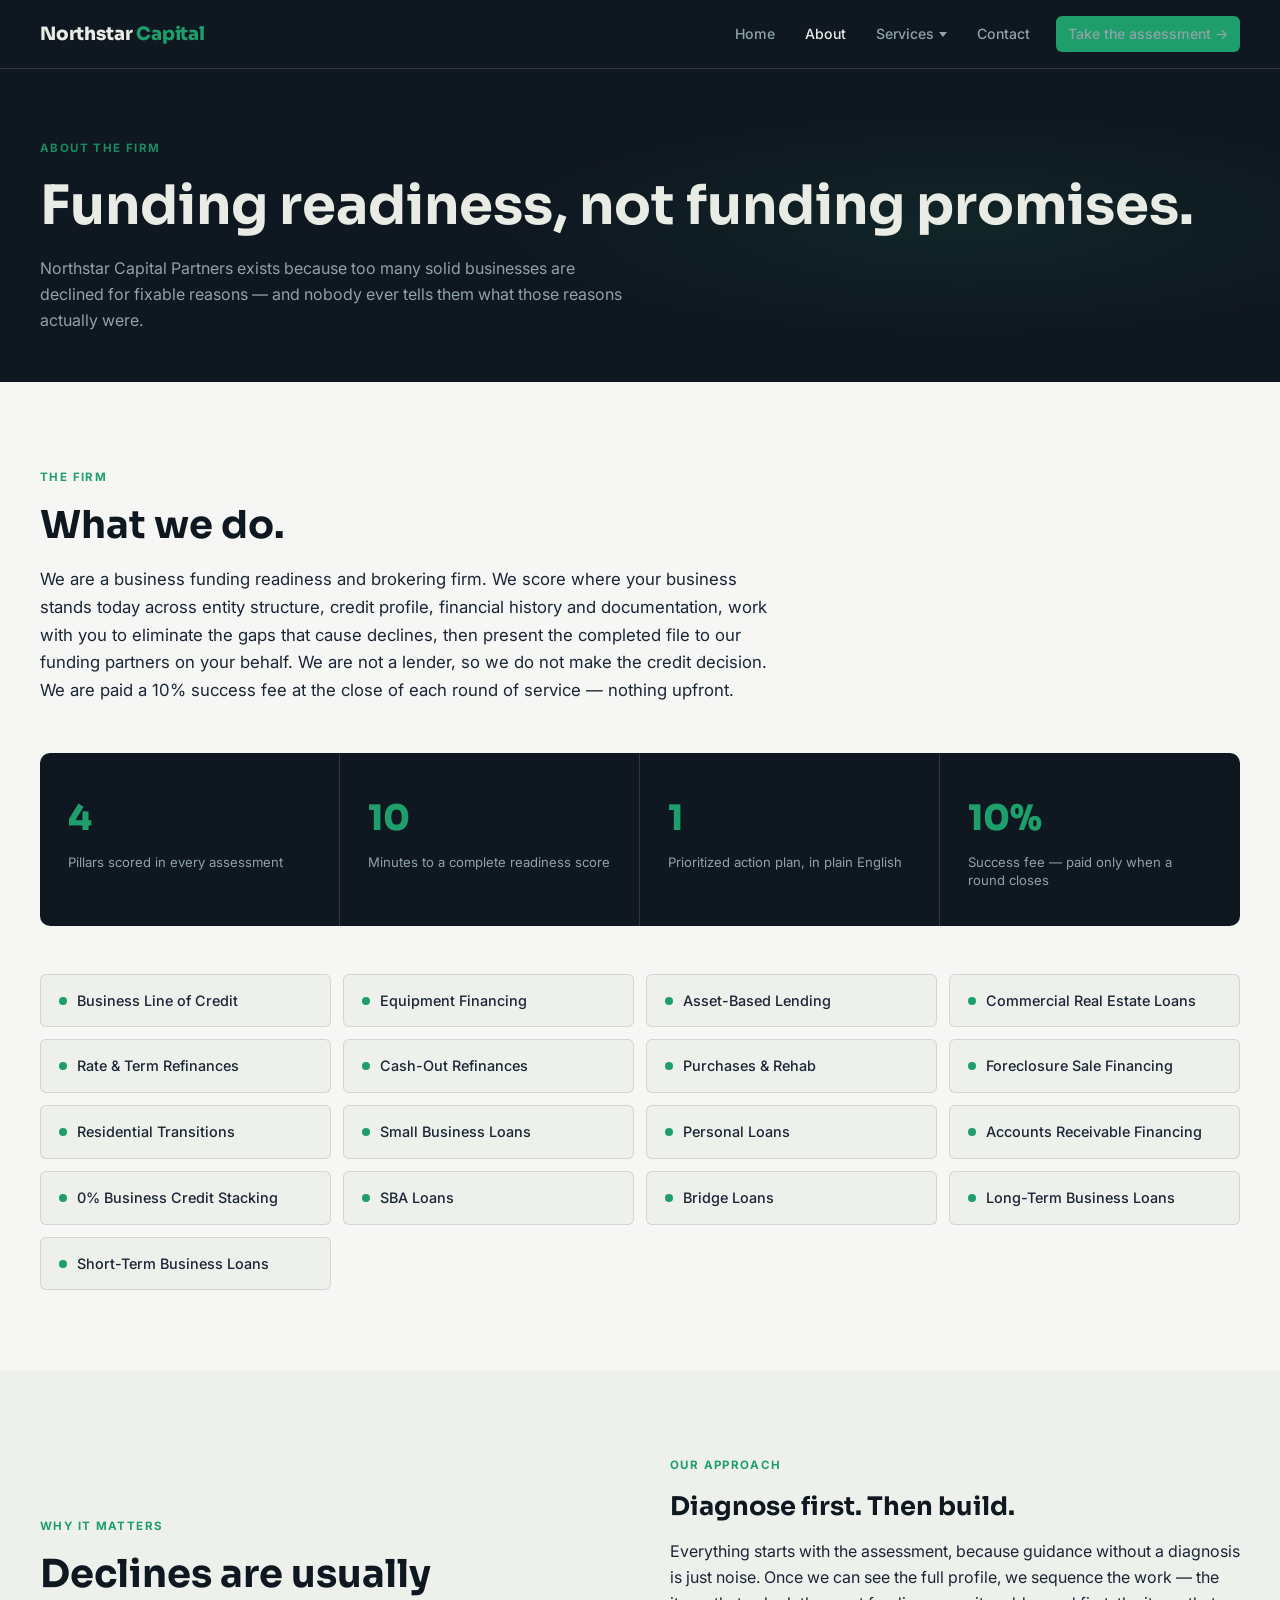
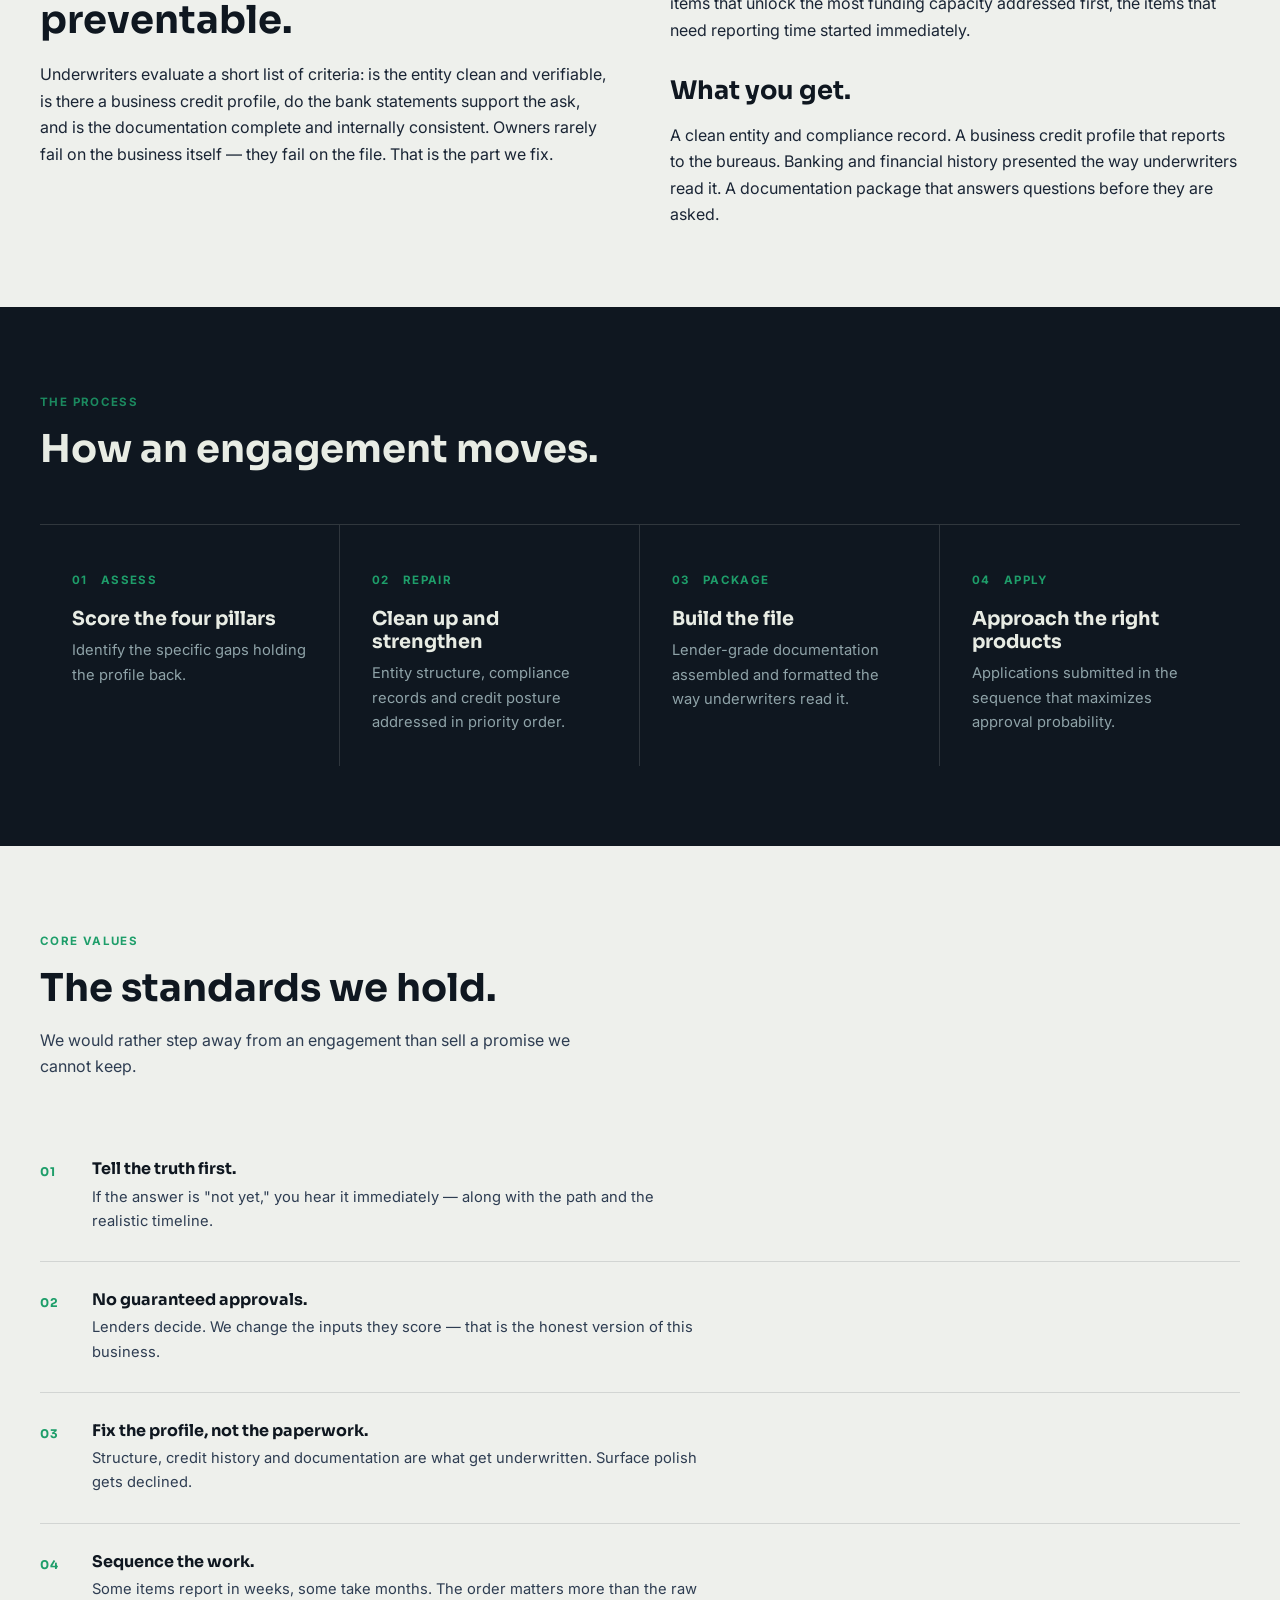
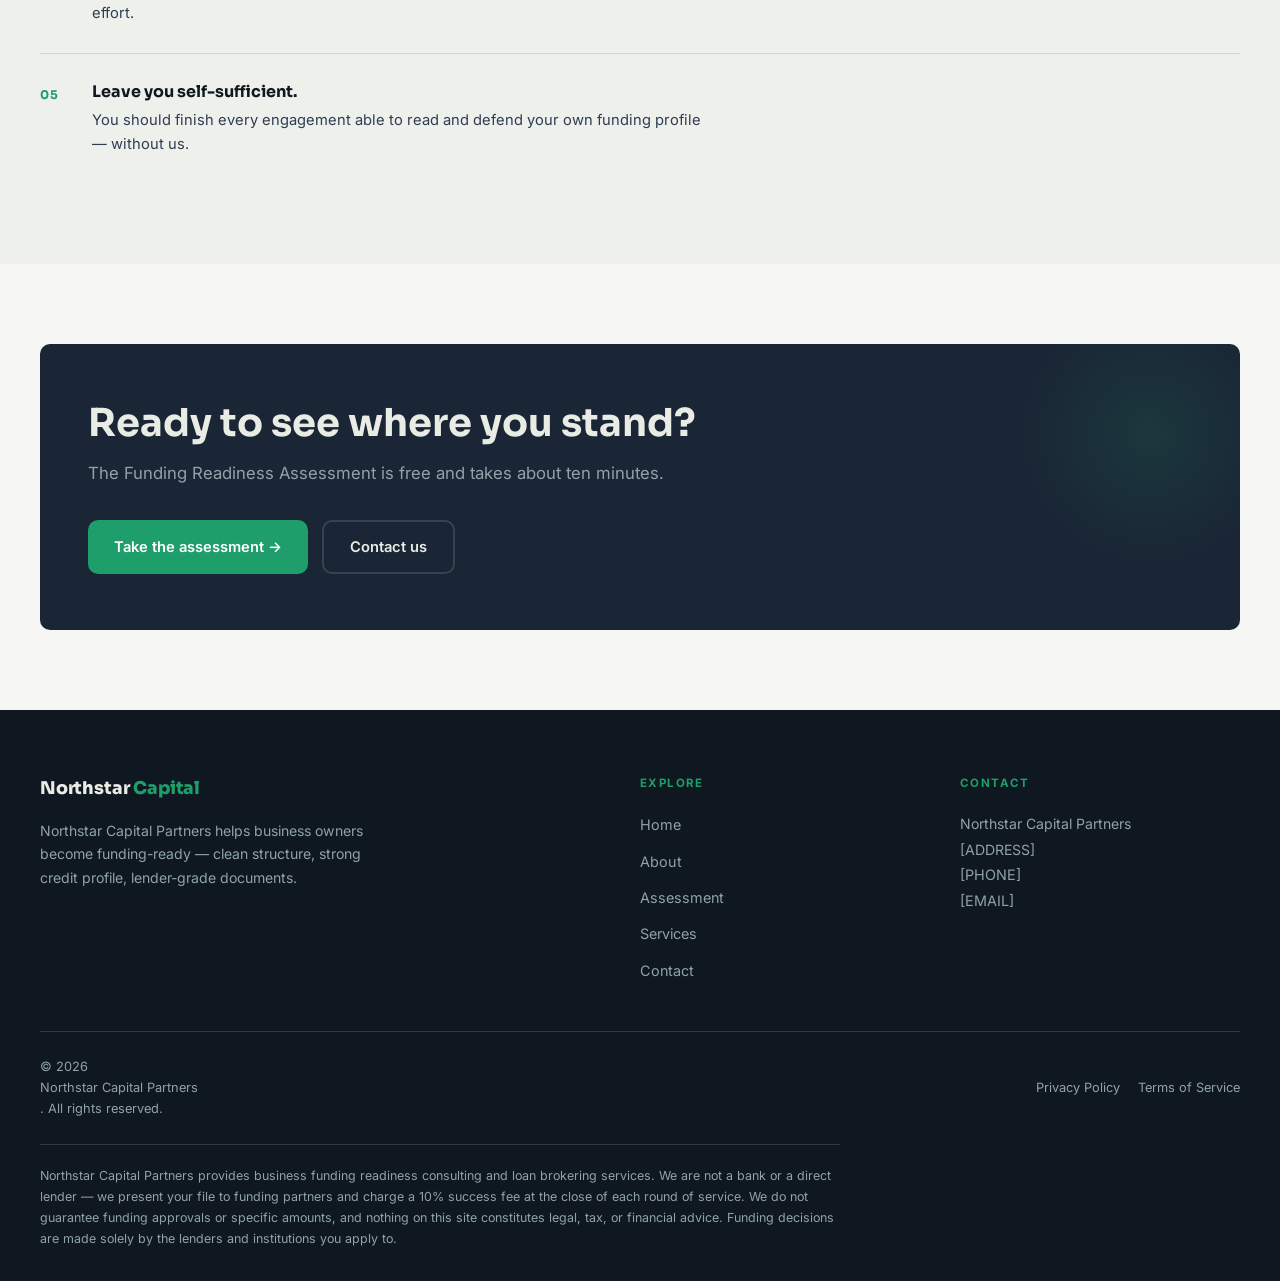
<file: standalone/about.html>
<!DOCTYPE html>
<html lang="en">
<head>
  <meta charset="utf-8">
  <meta name="viewport" content="width=device-width, initial-scale=1">
  <title>About | Northstar Capital Partners</title>
  <meta name="description" content="Northstar Capital Partners is a business funding readiness and brokering firm. We score your profile, close the gaps, then take your file to funding partners.">
  <link rel="stylesheet" href="https://fonts.googleapis.com/css2?family=Sora:wght@400;500;600;700;800&family=Inter:wght@400;500;600;700&display=swap">
<style>
/* ============================================================
   Northstar Capital Partners — Static Site Stylesheet
   Brand: Sora (headings) · Inter (body)
   Palette: #0F1720 dark | #F6F7F4 light | #1E9E6A emerald | #3B5BDB slate-blue
   ============================================================ */

/* ---------- Google Fonts ---------- */
/* ---------- Design Tokens ---------- */
:root {
  /* Colors */
  --ink:           #0F1720;
  --ink-700:       #1a2535;
  --ink-500:       #2e3d52;
  --surface-1:     #F6F7F4;
  --surface-2:     #eef0ec;
  --surface-3:     #e4e6e0;
  --emerald:       #1E9E6A;
  --emerald-dark:  #178557;
  --slate-blue:    #3B5BDB;
  --slate-dark:    #2d47bf;
  --on-dark:       #e8ece4;
  --on-dark-muted: #8fa3a8;
  --border:        rgba(15,23,32,0.12);
  --border-dark:   rgba(232,236,228,0.15);

  /* Typography */
  --font-head:  'Sora', sans-serif;
  --font-body:  'Inter', sans-serif;

  /* Layout */
  --wrap:    1200px;
  --radius:  10px;
  --radius-sm: 6px;

  /* Fee / Brand (changed in app.js) */
  --success-fee: 10%;
}

/* ---------- Reset ---------- */
*, *::before, *::after { box-sizing: border-box; margin: 0; padding: 0; }
html { scroll-behavior: smooth; }
body {
  font-family: var(--font-body);
  font-size: 1rem;
  line-height: 1.65;
  color: var(--ink);
  background: var(--surface-1);
  -webkit-font-smoothing: antialiased;
}
img, svg { display: block; max-width: 100%; }
a { color: inherit; text-decoration: none; }
button { cursor: pointer; border: none; background: none; font: inherit; }
ul, ol { list-style: none; }
address { font-style: normal; }

/* ---------- Typography ---------- */
h1, h2, h3, h4 {
  font-family: var(--font-head);
  font-weight: 700;
  line-height: 1.2;
}
h1 { font-size: clamp(2rem, 4.5vw, 3.4rem); }
h2 { font-size: clamp(1.6rem, 3.5vw, 2.4rem); }
h3 { font-size: clamp(1.2rem, 2.5vw, 1.6rem); }
h4 { font-size: 1.1rem; }
p { max-width: 68ch; }
em { font-style: normal; color: var(--emerald); }

/* ---------- Layout ---------- */
.wrap {
  width: min(var(--wrap), 100% - 40px);
  margin-inline: auto;
}
.section {
  padding-block: 80px;
}
.section--sm { padding-block: 48px; }
.section--dark {
  background: var(--ink);
  color: var(--on-dark);
}
.section--alt { background: var(--surface-2); }

.sec-head { margin-bottom: 52px; }
.sec-head h2 { margin-top: 12px; }
.sec-head p  { margin-top: 16px; color: var(--ink-500); max-width: 58ch; }
.sec-head.center { text-align: center; }
.sec-head.center p { margin-inline: auto; }

/* ---------- Eyebrow ---------- */
.eyebrow {
  display: inline-block;
  font-family: var(--font-body);
  font-size: 0.72rem;
  font-weight: 700;
  letter-spacing: 0.12em;
  text-transform: uppercase;
  color: var(--emerald);
}
.eyebrow--light { color: var(--emerald); opacity: .85; }

/* ---------- Skip link ---------- */
.skip-link {
  position: absolute;
  top: -100px;
  left: 0;
  background: var(--emerald);
  color: #fff;
  padding: 8px 16px;
  font-size: .85rem;
  font-weight: 600;
  z-index: 9999;
  border-radius: var(--radius-sm);
}
.skip-link:focus { top: 8px; }

/* ============================================================
   HEADER / NAV
   ============================================================ */
.site-head {
  position: sticky;
  top: 0;
  z-index: 100;
  background: var(--ink);
  border-bottom: 1px solid var(--border-dark);
}
.site-head .wrap {
  display: flex;
  align-items: center;
  gap: 24px;
  height: 68px;
}
.brandmark {
  font-family: var(--font-head);
  font-size: 1.15rem;
  font-weight: 800;
  color: var(--on-dark);
  letter-spacing: -.01em;
  white-space: nowrap;
}
.brandmark span { color: var(--emerald); }

.nav-links {
  display: flex;
  align-items: center;
  gap: 6px;
  margin-left: auto;
}
.nav-links a {
  font-size: .88rem;
  font-weight: 500;
  color: var(--on-dark-muted);
  padding: 6px 12px;
  border-radius: var(--radius-sm);
  transition: color .18s;
}
.nav-links a:hover,
.nav-links a.active { color: var(--on-dark); }

/* Dropdown */
.nav-drop { position: relative; }
.nav-drop__btn {
  display: flex;
  align-items: center;
  gap: 5px;
  font-size: .88rem;
  font-weight: 500;
  color: var(--on-dark-muted);
  padding: 6px 12px;
  border-radius: var(--radius-sm);
  transition: color .18s;
}
.nav-drop__btn:hover { color: var(--on-dark); }
.nav-drop__caret {
  display: inline-block;
  width: 0; height: 0;
  border-left: 4px solid transparent;
  border-right: 4px solid transparent;
  border-top: 5px solid currentColor;
  transition: transform .18s;
}
.nav-drop__btn[aria-expanded="true"] .nav-drop__caret { transform: rotate(180deg); }
.nav-drop__menu {
  position: absolute;
  top: calc(100% + 6px);
  left: 50%;
  transform: translateX(-50%);
  background: var(--ink-700);
  border: 1px solid var(--border-dark);
  border-radius: var(--radius);
  padding: 8px;
  min-width: 180px;
  display: none;
  flex-direction: column;
  gap: 4px;
  box-shadow: 0 8px 32px rgba(0,0,0,.3);
}
.nav-drop__menu.open { display: flex; }
.nav-drop__menu a {
  display: block;
  padding: 9px 14px;
  font-size: .88rem;
  color: var(--on-dark-muted);
  border-radius: var(--radius-sm);
}
.nav-drop__menu a:hover { background: var(--ink-500); color: var(--on-dark); }

/* Mobile toggle */
.nav-toggle {
  display: none;
  flex-direction: column;
  gap: 5px;
  padding: 6px;
  margin-left: auto;
}
.nav-toggle span {
  display: block;
  width: 24px; height: 2px;
  background: var(--on-dark);
  border-radius: 2px;
  transition: transform .2s, opacity .2s;
}
.nav-toggle.open span:nth-child(1) { transform: translateY(7px) rotate(45deg); }
.nav-toggle.open span:nth-child(2) { opacity: 0; }
.nav-toggle.open span:nth-child(3) { transform: translateY(-7px) rotate(-45deg); }

.nav-cta {
  margin-left: 8px;
}

/* Mobile nav */
.mobile-nav {
  display: none;
  position: fixed;
  inset: 68px 0 0;
  background: var(--ink);
  z-index: 99;
  padding: 24px 20px;
  overflow-y: auto;
  flex-direction: column;
  gap: 4px;
}
.mobile-nav.open { display: flex; }
.mobile-nav a {
  display: block;
  padding: 12px 16px;
  color: var(--on-dark-muted);
  font-size: 1rem;
  font-weight: 500;
  border-radius: var(--radius-sm);
}
.mobile-nav a:hover { color: var(--on-dark); background: var(--ink-700); }
.mobile-nav .btn { margin-top: 16px; text-align: center; }

/* ============================================================
   BUTTONS
   ============================================================ */
.btn {
  display: inline-flex;
  align-items: center;
  gap: 8px;
  padding: 13px 26px;
  border-radius: var(--radius);
  font-family: var(--font-body);
  font-size: .92rem;
  font-weight: 600;
  transition: background .18s, color .18s, box-shadow .18s;
  white-space: nowrap;
  cursor: pointer;
}
.btn--primary {
  background: var(--emerald);
  color: #fff;
}
.btn--primary:hover { background: var(--emerald-dark); }

.btn--slate {
  background: var(--slate-blue);
  color: #fff;
}
.btn--slate:hover { background: var(--slate-dark); }

.btn--outline {
  background: transparent;
  border: 2px solid var(--emerald);
  color: var(--emerald);
}
.btn--outline:hover { background: var(--emerald); color: #fff; }

.btn--ghost {
  background: transparent;
  border: 2px solid var(--border-dark);
  color: var(--on-dark);
}
.btn--ghost:hover { border-color: var(--emerald); color: var(--emerald); }

.btn--sm { padding: 9px 18px; font-size: .82rem; }

/* ============================================================
   TRUST BAR
   ============================================================ */
.trust-bar {
  background: var(--slate-blue);
  color: #fff;
  font-size: .82rem;
  font-weight: 500;
  text-align: center;
  padding: 10px 20px;
  letter-spacing: .015em;
}
.trust-bar strong { font-weight: 700; }

/* ============================================================
   HERO
   ============================================================ */
.hero {
  background: var(--ink);
  color: var(--on-dark);
  padding-block: 80px 64px;
  position: relative;
  overflow: hidden;
}
.hero::before {
  content: '';
  position: absolute;
  inset: 0;
  background: radial-gradient(ellipse 70% 60% at 80% 40%, rgba(30,158,106,.12) 0%, transparent 65%),
              radial-gradient(ellipse 50% 50% at 20% 70%, rgba(59,91,219,.08) 0%, transparent 60%);
  pointer-events: none;
}
.hero__grid {
  position: absolute;
  inset: 0;
  background-image: linear-gradient(var(--border-dark) 1px, transparent 1px),
                    linear-gradient(90deg, var(--border-dark) 1px, transparent 1px);
  background-size: 40px 40px;
  opacity: .35;
  pointer-events: none;
}
.hero .wrap { position: relative; z-index: 1; }

.hero__cols {
  display: grid;
  grid-template-columns: 1fr 1fr;
  gap: 60px;
  align-items: center;
}
.hero__left {}
.hero h1 { margin-top: 16px; }
.hero__sub {
  margin-top: 20px;
  font-size: 1.05rem;
  color: var(--on-dark-muted);
  max-width: 54ch;
}
.hero__ctas {
  display: flex;
  flex-wrap: wrap;
  gap: 14px;
  margin-top: 32px;
}

/* Stats row */
.stats {
  display: grid;
  grid-template-columns: repeat(3, 1fr);
  gap: 0;
  margin-top: 40px;
  padding-top: 32px;
  border-top: 1px solid var(--border-dark);
}
.stat__num {
  font-family: var(--font-head);
  font-size: 2rem;
  font-weight: 800;
  color: var(--emerald);
}
.stat__label {
  font-size: .8rem;
  color: var(--on-dark-muted);
  margin-top: 4px;
  max-width: 22ch;
  line-height: 1.4;
}

/* ============================================================
   QUIZ SHELL (preview + full)
   ============================================================ */
.quiz-shell {
  background: var(--surface-1);
  border-radius: var(--radius);
  box-shadow: 0 12px 48px rgba(0,0,0,.3);
  overflow: hidden;
}
.quiz__top {
  display: flex;
  justify-content: space-between;
  align-items: center;
  padding: 14px 20px;
  background: var(--ink-700);
  border-bottom: 1px solid var(--border-dark);
  font-size: .8rem;
  font-weight: 600;
  color: var(--on-dark-muted);
}
.quiz__bar {
  height: 3px;
  background: var(--border-dark);
  position: relative;
}
.quiz__bar-fill {
  position: absolute;
  top: 0; left: 0; height: 100%;
  background: var(--emerald);
  transition: width .4s ease;
}
.quiz__body { padding: 24px; }
.quiz__pillar {
  display: block;
  font-size: .72rem;
  font-weight: 700;
  letter-spacing: .1em;
  text-transform: uppercase;
  color: var(--emerald);
  margin-bottom: 10px;
}
.quiz__text {
  display: block;
  font-family: var(--font-head);
  font-size: 1.05rem;
  font-weight: 700;
  color: var(--ink);
  line-height: 1.35;
}
.quiz__opts {
  display: grid;
  gap: 10px;
  margin-top: 18px;
}
.quiz__opt {
  display: block;
  padding: 12px 16px;
  border: 1.5px solid var(--border);
  border-radius: var(--radius-sm);
  cursor: pointer;
  font-size: .9rem;
  color: var(--ink);
  transition: border-color .15s, background .15s;
  user-select: none;
}
.quiz__opt:hover   { border-color: var(--emerald); background: rgba(30,158,106,.06); }
.quiz__opt.selected { border-color: var(--emerald); background: rgba(30,158,106,.1); font-weight: 600; }
.quiz__opt input   { display: none; }

.quiz__nav {
  display: flex;
  justify-content: space-between;
  align-items: center;
  margin-top: 20px;
  gap: 10px;
}
.quiz__back {
  font-size: .85rem;
  font-weight: 600;
  color: var(--ink-500);
  padding: 8px 14px;
  border-radius: var(--radius-sm);
  transition: color .15s;
}
.quiz__back:hover { color: var(--ink); }
.quiz__back:disabled { opacity: .35; cursor: default; }

.quiz__next {
  background: var(--emerald);
  color: #fff;
  padding: 10px 22px;
  border-radius: var(--radius-sm);
  font-size: .88rem;
  font-weight: 600;
  transition: background .15s;
  min-width: 130px;
}
.quiz__next:hover    { background: var(--emerald-dark); }
.quiz__next:disabled { background: var(--surface-3); color: var(--ink-500); cursor: default; }

/* ============================================================
   LEAD FORM (inside quiz)
   ============================================================ */
.lead-form { padding: 24px; }
.lead-form h3 {
  font-family: var(--font-head);
  font-size: 1.2rem;
  font-weight: 700;
  margin-bottom: 6px;
}
.lead-form p { font-size: .88rem; color: var(--ink-500); margin-bottom: 20px; }

.form-group {
  display: grid;
  gap: 14px;
  margin-bottom: 16px;
}
.form-row { display: grid; grid-template-columns: 1fr 1fr; gap: 12px; }
.field { display: flex; flex-direction: column; gap: 5px; }
.field label {
  font-size: .8rem;
  font-weight: 600;
  color: var(--ink-700);
  text-transform: uppercase;
  letter-spacing: .05em;
}
.field input,
.field textarea,
.field select {
  padding: 10px 13px;
  border: 1.5px solid var(--border);
  border-radius: var(--radius-sm);
  font: inherit;
  font-size: .92rem;
  background: #fff;
  color: var(--ink);
  transition: border-color .15s, box-shadow .15s;
  width: 100%;
}
.field input:focus,
.field textarea:focus,
.field select:focus {
  outline: none;
  border-color: var(--emerald);
  box-shadow: 0 0 0 3px rgba(30,158,106,.12);
}
.field textarea { resize: vertical; min-height: 100px; }
.field .required-star { color: var(--emerald); margin-left: 2px; }

.tcpa-check {
  display: flex;
  gap: 10px;
  align-items: flex-start;
  font-size: .8rem;
  color: var(--ink-500);
  line-height: 1.5;
  margin-bottom: 18px;
}
.tcpa-check input { margin-top: 3px; flex-shrink: 0; accent-color: var(--emerald); }

/* ============================================================
   RESULTS PANEL
   ============================================================ */
.results { padding: 28px 24px; }
.results__score-row {
  display: flex;
  align-items: baseline;
  gap: 10px;
  margin-bottom: 6px;
}
.results__pct {
  font-family: var(--font-head);
  font-size: 3rem;
  font-weight: 800;
  color: var(--emerald);
}
.results__band {
  font-family: var(--font-head);
  font-size: 1.2rem;
  font-weight: 700;
  color: var(--ink);
}
.results__summary {
  font-size: .93rem;
  color: var(--ink-500);
  margin-bottom: 22px;
  max-width: 60ch;
}
.results__recs h4 {
  font-family: var(--font-head);
  font-size: .85rem;
  font-weight: 700;
  text-transform: uppercase;
  letter-spacing: .08em;
  color: var(--emerald);
  margin-bottom: 12px;
}
.results__rec-list {
  display: grid;
  gap: 8px;
  margin-bottom: 24px;
}
.results__rec-item {
  display: flex;
  gap: 10px;
  font-size: .88rem;
  color: var(--ink-700);
  align-items: flex-start;
}
.results__rec-item::before {
  content: '→';
  color: var(--emerald);
  font-weight: 700;
  flex-shrink: 0;
  margin-top: 1px;
}

/* Pillar breakdown */
.pillars {
  display: grid;
  gap: 14px;
  margin-bottom: 24px;
}
.pillar-row {
  display: grid;
  grid-template-columns: 1fr auto;
  gap: 8px;
  align-items: center;
}
.pillar-row__name { font-size: .82rem; font-weight: 600; color: var(--ink-700); }
.pillar-row__bar {
  grid-column: 1 / -1;
  height: 6px;
  background: var(--surface-3);
  border-radius: 99px;
  overflow: hidden;
}
.pillar-row__fill {
  height: 100%;
  background: var(--emerald);
  border-radius: 99px;
  transition: width .6s ease;
}
.pillar-row__pct { font-size: .78rem; font-weight: 600; color: var(--emerald); }

.results__cta {
  background: var(--surface-2);
  border-radius: var(--radius-sm);
  padding: 16px 20px;
  font-size: .88rem;
  color: var(--ink-700);
}
.results__cta strong { color: var(--ink); }

/* ============================================================
   CARDS (services, etc.)
   ============================================================ */
.cards {
  display: grid;
  grid-template-columns: repeat(auto-fit, minmax(280px, 1fr));
  gap: 24px;
}
.card {
  background: var(--surface-1);
  border: 1px solid var(--border);
  border-radius: var(--radius);
  padding: 32px 28px;
  transition: box-shadow .2s, transform .2s;
}
.card:hover { box-shadow: 0 8px 32px rgba(0,0,0,.08); transform: translateY(-2px); }
.card--dark {
  background: var(--ink-700);
  border-color: var(--border-dark);
  color: var(--on-dark);
}
.card h3 { margin-top: 0; }
.card p { font-size: .93rem; color: var(--ink-500); margin-top: 12px; }
.card--dark p { color: var(--on-dark-muted); }
.card__tag {
  display: inline-block;
  font-size: .7rem;
  font-weight: 700;
  letter-spacing: .1em;
  text-transform: uppercase;
  color: var(--emerald);
  margin-bottom: 14px;
}

/* ============================================================
   TWO-COLUMN SPLIT
   ============================================================ */
.split {
  display: grid;
  grid-template-columns: 1fr 1fr;
  gap: 60px;
  align-items: center;
}
.split__art {
  display: flex;
  justify-content: center;
  align-items: center;
  padding: 32px;
  background: var(--ink-700);
  border-radius: var(--radius);
  min-height: 300px;
  color: var(--on-dark-muted);
  font-size: .9rem;
  text-align: center;
}

/* ============================================================
   MARKETS / CHIPS
   ============================================================ */
.markets {
  display: flex;
  flex-wrap: wrap;
  gap: 10px;
  margin-top: 24px;
}
.market {
  background: var(--surface-2);
  border: 1px solid var(--border);
  border-radius: 999px;
  padding: 6px 16px;
  font-size: .82rem;
  font-weight: 600;
  color: var(--ink-700);
}

/* ============================================================
   VALUES / STANDARDS LIST
   ============================================================ */
.values { display: grid; gap: 0; }
.value-row {
  display: flex;
  gap: 24px;
  align-items: flex-start;
  padding-block: 28px;
  border-bottom: 1px solid var(--border);
}
.value-row:last-child { border-bottom: none; }
.value-n {
  font-family: var(--font-head);
  font-size: .75rem;
  font-weight: 700;
  color: var(--emerald);
  letter-spacing: .08em;
  white-space: nowrap;
  min-width: 28px;
  padding-top: 3px;
}
.value-row h4 { font-size: 1rem; }
.value-row p  { font-size: .92rem; color: var(--ink-500); margin-top: 6px; }

/* ============================================================
   PROCESS RAIL
   ============================================================ */
.process {
  background: var(--ink);
  color: var(--on-dark);
}
.rail {
  display: grid;
  grid-template-columns: repeat(auto-fit, minmax(220px, 1fr));
  gap: 0;
  margin-top: 48px;
  border-top: 1px solid var(--border-dark);
}
.rail__step {
  padding: 40px 32px 32px;
  border-right: 1px solid var(--border-dark);
}
.rail__step:last-child { border-right: none; }
.rail__n {
  display: inline-flex;
  align-items: center;
  gap: 10px;
  font-family: var(--font-body);
  font-size: .72rem;
  font-weight: 700;
  letter-spacing: .12em;
  text-transform: uppercase;
  color: var(--emerald);
}
.rail__step h3 { color: var(--on-dark); margin-top: 16px; font-size: 1.2rem; }
.rail__step p  { color: var(--on-dark-muted); margin-top: 8px; font-size: .92rem; }

/* ============================================================
   FACTS TABLE
   ============================================================ */
.facts {
  display: grid;
  grid-template-columns: repeat(auto-fit, minmax(200px, 1fr));
  gap: 0;
  border: 1px solid var(--border);
  border-radius: var(--radius);
  overflow: hidden;
  margin-top: 44px;
}
.fact {
  padding: 24px 28px;
  border-right: 1px solid var(--border);
}
.fact:last-child { border-right: none; }
.fact__k { font-size: .78rem; font-weight: 700; text-transform: uppercase; letter-spacing: .08em; color: var(--emerald); margin-bottom: 6px; }
.fact__v { font-size: .92rem; color: var(--ink-700); font-weight: 500; }

/* ============================================================
   CTA BAND
   ============================================================ */
.cta-band {
  background: var(--ink-700);
  border-radius: var(--radius);
  padding: 56px 48px;
  color: var(--on-dark);
  position: relative;
  overflow: hidden;
}
.cta-band::before {
  content: '';
  position: absolute;
  top: -60px; right: -60px;
  width: 300px; height: 300px;
  background: radial-gradient(circle, rgba(30,158,106,.15) 0%, transparent 65%);
  pointer-events: none;
}
.cta-band h2 { color: var(--on-dark); }
.cta-band p  { color: var(--on-dark-muted); margin-top: 14px; font-size: 1.05rem; }
.cta-band .btn-row {
  display: flex; flex-wrap: wrap; gap: 14px; margin-top: 32px;
}

/* ============================================================
   CONTACT FORM PAGE
   ============================================================ */
.contact-grid {
  display: grid;
  grid-template-columns: 1fr 380px;
  gap: 60px;
  align-items: start;
}
.contact-form { }
.contact-aside {
  background: var(--surface-2);
  border: 1px solid var(--border);
  border-radius: var(--radius);
  padding: 32px 28px;
}
.contact-aside h3 { font-size: 1.05rem; }
.contact-aside p, .contact-aside address {
  font-size: .9rem;
  color: var(--ink-500);
  margin-top: 10px;
  line-height: 1.8;
}

/* ============================================================
   ABOUT — STATS ROW
   ============================================================ */
.about-stats {
  display: grid;
  grid-template-columns: repeat(4, 1fr);
  gap: 0;
  border-radius: var(--radius);
  overflow: hidden;
  background: var(--ink);
  color: var(--on-dark);
  margin-block: 48px;
}
.about-stat {
  padding: 36px 28px;
  border-right: 1px solid var(--border-dark);
}
.about-stat:last-child { border-right: none; }
.about-stat__num {
  font-family: var(--font-head);
  font-size: 2.2rem;
  font-weight: 800;
  color: var(--emerald);
}
.about-stat__label { font-size: .82rem; color: var(--on-dark-muted); margin-top: 6px; line-height: 1.4; }

/* ============================================================
   SOLUTION MARKETS LIST
   ============================================================ */
.sol-markets {
  display: grid;
  grid-template-columns: repeat(auto-fill, minmax(240px, 1fr));
  gap: 12px;
  margin-top: 28px;
}
.sol-market {
  display: flex;
  gap: 10px;
  align-items: center;
  padding: 14px 18px;
  background: var(--surface-2);
  border: 1px solid var(--border);
  border-radius: var(--radius-sm);
  font-size: .9rem;
  font-weight: 500;
  color: var(--ink-700);
}
.sol-market::before {
  content: '';
  width: 8px; height: 8px;
  background: var(--emerald);
  border-radius: 50%;
  flex-shrink: 0;
}

/* ============================================================
   FOOTER
   ============================================================ */
.site-foot {
  background: var(--ink);
  color: var(--on-dark);
  padding-top: 64px;
}
.foot-top {
  display: grid;
  grid-template-columns: 2fr 1fr 1fr;
  gap: 40px;
  padding-bottom: 48px;
  border-bottom: 1px solid var(--border-dark);
}
.foot-brand .brandmark { font-size: 1.1rem; }
.foot-brand p { font-size: .88rem; color: var(--on-dark-muted); margin-top: 16px; max-width: 40ch; }
.foot-label {
  font-size: .72rem;
  font-weight: 700;
  letter-spacing: .12em;
  text-transform: uppercase;
  color: var(--emerald);
  margin-bottom: 18px;
}
.foot-col ul { display: grid; gap: 10px; }
.foot-col a { font-size: .9rem; color: var(--on-dark-muted); transition: color .15s; }
.foot-col a:hover { color: var(--on-dark); }
.foot-col address { font-size: .88rem; color: var(--on-dark-muted); line-height: 1.8; }
.foot-col address a { color: var(--on-dark-muted); }
.foot-col address a:hover { color: var(--emerald); }

.foot-bottom {
  display: flex;
  justify-content: space-between;
  align-items: center;
  flex-wrap: wrap;
  gap: 12px;
  padding-block: 24px;
  font-size: .8rem;
  color: var(--on-dark-muted);
}
.foot-bottom span:last-child { display: flex; gap: 18px; }
.foot-bottom a { color: var(--on-dark-muted); }
.foot-bottom a:hover { color: var(--emerald); }

.foot-disclaimer {
  padding: 20px 0 32px;
  font-size: .78rem;
  color: var(--on-dark-muted);
  line-height: 1.7;
  border-top: 1px solid var(--border-dark);
  max-width: 100ch;
}

/* ============================================================
   ASSESSMENT — FULL QUIZ PAGE
   ============================================================ */
.assessment-hero {
  background: var(--ink);
  color: var(--on-dark);
  padding-block: 64px 48px;
  position: relative;
  overflow: hidden;
}
.assessment-hero::before {
  content: '';
  position: absolute;
  inset: 0;
  background: radial-gradient(ellipse 60% 60% at 75% 50%, rgba(30,158,106,.1) 0%, transparent 60%);
  pointer-events: none;
}
.assessment-hero .wrap { position: relative; z-index: 1; }
.assessment-hero h1 { margin-top: 14px; }
.assessment-hero p  { margin-top: 16px; color: var(--on-dark-muted); max-width: 60ch; }

.quiz-container {
  max-width: 700px;
  margin-inline: auto;
  background: var(--surface-1);
  border-radius: var(--radius);
  border: 1px solid var(--border);
  box-shadow: 0 4px 24px rgba(0,0,0,.07);
  overflow: hidden;
}
.quiz-q { display: none; padding: 32px 36px; }
.quiz-q.active { display: block; }

/* ============================================================
   SUCCESS MESSAGE
   ============================================================ */
.success-msg {
  background: rgba(30,158,106,.08);
  border: 1.5px solid var(--emerald);
  border-radius: var(--radius);
  padding: 20px 24px;
  font-size: .92rem;
  color: var(--ink-700);
  margin-top: 16px;
  display: none;
}
.success-msg.show { display: block; }

/* ============================================================
   MINI-QUIZ PREVIEW (homepage hero aside)
   ============================================================ */
.mini-quiz { min-width: 0; }
.mini-quiz .quiz-body { padding: 24px; }
.mini-quiz .quiz__opt { font-size: .85rem; padding: 10px 14px; }

/* ============================================================
   RESPONSIVE
   ============================================================ */
@media (max-width: 960px) {
  .hero__cols   { grid-template-columns: 1fr; gap: 40px; }
  .split        { grid-template-columns: 1fr; gap: 40px; }
  .contact-grid { grid-template-columns: 1fr; }
  .about-stats  { grid-template-columns: 1fr 1fr; }
  .foot-top     { grid-template-columns: 1fr 1fr; }
  .stats        { grid-template-columns: 1fr; gap: 24px; }
  .rail         { grid-template-columns: 1fr; }
  .rail__step   { border-right: none; border-bottom: 1px solid var(--border-dark); }
  .rail__step:last-child { border-bottom: none; }
  .hero__aside  { max-width: 520px; }
}

@media (max-width: 680px) {
  h1 { font-size: 2rem; }
  h2 { font-size: 1.5rem; }
  .section { padding-block: 56px; }
  .nav-links     { display: none; }
  .nav-toggle    { display: flex; }
  .about-stats   { grid-template-columns: 1fr 1fr; }
  .foot-top      { grid-template-columns: 1fr; }
  .facts         { grid-template-columns: 1fr; }
  .fact          { border-right: none; border-bottom: 1px solid var(--border); }
  .fact:last-child { border-bottom: none; }
  .cta-band      { padding: 36px 24px; }
  .quiz-q        { padding: 24px 20px; }
  .form-row      { grid-template-columns: 1fr; }
  .results__pct  { font-size: 2.2rem; }
  .about-stats   { grid-template-columns: 1fr; }
  .about-stat    { border-right: none; border-bottom: 1px solid var(--border-dark); }
}

@media (max-width: 400px) {
  .wrap { width: calc(100% - 24px); }
  .stats { gap: 16px; }
}

</style>
  <link rel="preconnect" href="https://fonts.googleapis.com">
  <link rel="preconnect" href="https://fonts.gstatic.com" crossorigin>
</head>
<body>

<a class="skip-link" href="#main">Skip to content</a>

<!-- HEADER -->
<header class="site-head">
  <div class="wrap">
    <a href="index.html" class="brandmark" aria-label="Northstar Capital Partners — Home">
      Northstar <span>Capital</span>
    </a>
    <nav class="nav-links" aria-label="Primary navigation">
      <a href="index.html">Home</a>
      <a href="about.html" class="active">About</a>
      <div class="nav-drop">
        <button class="nav-drop__btn" type="button" aria-expanded="false" aria-haspopup="true">
          Services <span class="nav-drop__caret" aria-hidden="true"></span>
        </button>
        <div class="nav-drop__menu" role="menu">
          <a href="business.html" role="menuitem">Business</a>
          <a href="business.html#personal" role="menuitem">Personal</a>
          <a href="business.html#real-estate" role="menuitem">Real Estate</a>
        </div>
      </div>
      <a href="contact.html">Contact</a>
      <a href="assessment.html" class="btn btn--primary btn--sm nav-cta">Take the assessment →</a>
    </nav>
    <button class="nav-toggle" id="nav-toggle" type="button" aria-label="Toggle menu" aria-expanded="false">
      <span></span><span></span><span></span>
    </button>
  </div>
</header>

<nav class="mobile-nav" id="mobile-nav" aria-label="Mobile navigation">
  <a href="index.html">Home</a>
  <a href="about.html">About</a>
  <a href="business.html">Services</a>
  <a href="contact.html">Contact</a>
  <a href="assessment.html" class="btn btn--primary">Take the assessment →</a>
</nav>

<!-- MAIN -->
<main id="main">

  <!-- Hero -->
  <section class="assessment-hero" aria-labelledby="about-h1">
    <div class="wrap">
      <span class="eyebrow eyebrow--light">About the Firm</span>
      <h1 id="about-h1">Funding readiness, not funding promises.</h1>
      <p>
        <span data-brand></span> exists because too many solid businesses are declined for fixable reasons
        — and nobody ever tells them what those reasons actually were.
      </p>
    </div>
  </section>

  <!-- Firm overview -->
  <section class="section" aria-labelledby="firm-h2">
    <div class="wrap">
      <span class="eyebrow">The Firm</span>
      <h2 id="firm-h2" style="margin-top:14px">What we do.</h2>
      <p style="margin-top:18px;font-size:1.05rem;max-width:68ch;color:var(--ink-700)">
        We are a business funding readiness and brokering firm. We score where your business stands today
        across entity structure, credit profile, financial history and documentation, work with you to
        eliminate the gaps that cause declines, then present the completed file to our funding partners on
        your behalf. We are not a lender, so we do not make the credit decision. We are paid a
        <span data-fee></span> success fee at the close of each round of service — nothing upfront.
      </p>

      <!-- Stats -->
      <div class="about-stats" aria-label="Key figures">
        <div class="about-stat">
          <div class="about-stat__num">4</div>
          <div class="about-stat__label">Pillars scored in every assessment</div>
        </div>
        <div class="about-stat">
          <div class="about-stat__num">10</div>
          <div class="about-stat__label">Minutes to a complete readiness score</div>
        </div>
        <div class="about-stat">
          <div class="about-stat__num">1</div>
          <div class="about-stat__label">Prioritized action plan, in plain English</div>
        </div>
        <div class="about-stat">
          <div class="about-stat__num" data-fee></div>
          <div class="about-stat__label">Success fee — paid only when a round closes</div>
        </div>
      </div>

      <!-- Funding types -->
      <div class="sol-markets">
        <div class="sol-market">Business Line of Credit</div>
        <div class="sol-market">Equipment Financing</div>
        <div class="sol-market">Asset-Based Lending</div>
        <div class="sol-market">Commercial Real Estate Loans</div>
        <div class="sol-market">Rate &amp; Term Refinances</div>
        <div class="sol-market">Cash-Out Refinances</div>
        <div class="sol-market">Purchases &amp; Rehab</div>
        <div class="sol-market">Foreclosure Sale Financing</div>
        <div class="sol-market">Residential Transitions</div>
        <div class="sol-market">Small Business Loans</div>
        <div class="sol-market">Personal Loans</div>
        <div class="sol-market">Accounts Receivable Financing</div>
        <div class="sol-market">0% Business Credit Stacking</div>
        <div class="sol-market">SBA Loans</div>
        <div class="sol-market">Bridge Loans</div>
        <div class="sol-market">Long-Term Business Loans</div>
        <div class="sol-market">Short-Term Business Loans</div>
      </div>
    </div>
  </section>

  <!-- Why it matters -->
  <section class="section section--alt" aria-labelledby="why-h2">
    <div class="wrap split">
      <div>
        <span class="eyebrow">Why It Matters</span>
        <h2 id="why-h2" style="margin-top:14px">Declines are usually preventable.</h2>
        <p style="margin-top:18px;color:var(--ink-700)">
          Underwriters evaluate a short list of criteria: is the entity clean and verifiable, is there a
          business credit profile, do the bank statements support the ask, and is the documentation complete
          and internally consistent. Owners rarely fail on the business itself — they fail on the file.
          That is the part we fix.
        </p>
      </div>
      <div>
        <span class="eyebrow">Our Approach</span>
        <h3 style="margin-top:14px">Diagnose first. Then build.</h3>
        <p style="margin-top:16px;color:var(--ink-700)">
          Everything starts with the assessment, because guidance without a diagnosis is just noise.
          Once we can see the full profile, we sequence the work — the items that unlock the most funding
          capacity addressed first, the items that need reporting time started immediately.
        </p>
        <h3 style="margin-top:32px">What you get.</h3>
        <p style="margin-top:16px;color:var(--ink-700)">
          A clean entity and compliance record. A business credit profile that reports to the bureaus.
          Banking and financial history presented the way underwriters read it. A documentation package
          that answers questions before they are asked.
        </p>
      </div>
    </div>
  </section>

  <!-- Process rail -->
  <section class="section process" aria-labelledby="process-h2">
    <div class="wrap">
      <div class="sec-head">
        <span class="eyebrow eyebrow--light">The Process</span>
        <h2 id="process-h2" style="color:var(--on-dark)">How an engagement moves.</h2>
      </div>
      <div class="rail" role="list">
        <div class="rail__step" role="listitem">
          <div class="rail__n">01 &nbsp; Assess</div>
          <h3>Score the four pillars</h3>
          <p>Identify the specific gaps holding the profile back.</p>
        </div>
        <div class="rail__step" role="listitem">
          <div class="rail__n">02 &nbsp; Repair</div>
          <h3>Clean up and strengthen</h3>
          <p>Entity structure, compliance records and credit posture addressed in priority order.</p>
        </div>
        <div class="rail__step" role="listitem">
          <div class="rail__n">03 &nbsp; Package</div>
          <h3>Build the file</h3>
          <p>Lender-grade documentation assembled and formatted the way underwriters read it.</p>
        </div>
        <div class="rail__step" role="listitem">
          <div class="rail__n">04 &nbsp; Apply</div>
          <h3>Approach the right products</h3>
          <p>Applications submitted in the sequence that maximizes approval probability.</p>
        </div>
      </div>
    </div>
  </section>

  <!-- Values -->
  <section class="section section--alt" aria-labelledby="values-h2">
    <div class="wrap">
      <div class="sec-head">
        <span class="eyebrow">Core Values</span>
        <h2 id="values-h2">The standards we hold.</h2>
        <p>We would rather step away from an engagement than sell a promise we cannot keep.</p>
      </div>

      <div class="values">
        <div class="value-row">
          <span class="value-n">01</span>
          <div>
            <h4>Tell the truth first.</h4>
            <p>If the answer is "not yet," you hear it immediately — along with the path and the realistic timeline.</p>
          </div>
        </div>
        <div class="value-row">
          <span class="value-n">02</span>
          <div>
            <h4>No guaranteed approvals.</h4>
            <p>Lenders decide. We change the inputs they score — that is the honest version of this business.</p>
          </div>
        </div>
        <div class="value-row">
          <span class="value-n">03</span>
          <div>
            <h4>Fix the profile, not the paperwork.</h4>
            <p>Structure, credit history and documentation are what get underwritten. Surface polish gets declined.</p>
          </div>
        </div>
        <div class="value-row">
          <span class="value-n">04</span>
          <div>
            <h4>Sequence the work.</h4>
            <p>Some items report in weeks, some take months. The order matters more than the raw effort.</p>
          </div>
        </div>
        <div class="value-row">
          <span class="value-n">05</span>
          <div>
            <h4>Leave you self-sufficient.</h4>
            <p>You should finish every engagement able to read and defend your own funding profile — without us.</p>
          </div>
        </div>
      </div>
    </div>
  </section>

  <!-- CTA -->
  <section class="section">
    <div class="wrap">
      <div class="cta-band">
        <h2>Ready to see where you stand?</h2>
        <p>The Funding Readiness Assessment is free and takes about ten minutes.</p>
        <div class="btn-row">
          <a href="assessment.html" class="btn btn--primary">Take the assessment →</a>
          <a href="contact.html"    class="btn btn--ghost">Contact us</a>
        </div>
      </div>
    </div>
  </section>

</main>

<!-- FOOTER -->
<footer class="site-foot" aria-label="Site footer">
  <div class="wrap">
    <div class="foot-top">
      <div class="foot-brand">
        <span class="brandmark">Northstar <span>Capital</span></span>
        <p><span data-brand></span> helps business owners become funding-ready — clean structure, strong credit profile, lender-grade documents.</p>
      </div>
      <div class="foot-col">
        <div class="foot-label">Explore</div>
        <ul>
          <li><a href="index.html">Home</a></li>
          <li><a href="about.html">About</a></li>
          <li><a href="assessment.html">Assessment</a></li>
          <li><a href="business.html">Services</a></li>
          <li><a href="contact.html">Contact</a></li>
        </ul>
      </div>
      <div class="foot-col">
        <div class="foot-label">Contact</div>
        <address>
          <span data-brand></span><br>
          [ADDRESS]<br>
          <a href="tel:[PHONE]">[PHONE]</a><br>
          <a href="mailto:[EMAIL]">[EMAIL]</a>
        </address>
      </div>
    </div>
    <div class="foot-bottom">
      <span>© 2026 <span data-brand></span>. All rights reserved.</span>
      <span>
        <a href="#">Privacy Policy</a>
        <a href="#">Terms of Service</a>
      </span>
    </div>
    <p class="foot-disclaimer">
      <span data-brand></span> provides business funding readiness consulting and loan brokering services.
      We are not a bank or a direct lender — we present your file to funding partners and charge a
      <span data-fee></span> success fee at the close of each round of service.
      We do not guarantee funding approvals or specific amounts, and nothing on this site constitutes legal,
      tax, or financial advice. Funding decisions are made solely by the lenders and institutions you apply to.
    </p>
  </div>
</footer>

<script>
/* ============================================================
   Northstar Capital Partners — app.js
   ============================================================
   CONFIGURATION — change these in one place and they propagate
   throughout the site automatically.
   ============================================================ */
const BRAND_NAME     = 'Northstar Capital Partners';
const BRAND_SHORT    = 'Northstar Capital';
const SUCCESS_FEE    = '10%';           // e.g. change to '8%' → updates all copy
const LEAD_WEBHOOK_URL = '';            // ← paste your GHL inbound webhook URL here

/* ============================================================
   ASSESSMENT QUESTIONS
   9 questions across 4 pillars.
   Max points per question = 3.  Grand total = 27 pts.
   Pillar maximums: Entity & Structure 9 | Credit Profile 6 |
                    Financials 9         | Documentation 3
   ============================================================ */
const QUESTIONS = [
  /* ── ENTITY & STRUCTURE (3 questions, max 9 pts) ── */
  {
    id: 'entity_structure',
    pillar: 'Entity & Structure',
    pillarKey: 'entity',
    q: 'How is your business legally registered?',
    options: [
      { label: 'Active LLC or corporation in good standing with the state', points: 3 },
      { label: 'Registered, but filings or state standing need attention',   points: 2 },
      { label: 'Sole proprietor or DBA only',                               points: 1 },
      { label: 'Not formally registered yet',                               points: 0 },
    ],
  },
  {
    id: 'ein_bank',
    pillar: 'Entity & Structure',
    pillarKey: 'entity',
    q: 'Do you have an EIN and a dedicated business bank account?',
    options: [
      { label: 'Yes — EIN issued and a business account used for all revenue',      points: 3 },
      { label: 'Yes — but personal and business funds still flow through one account', points: 2 },
      { label: 'EIN only, no separate business bank account',                        points: 1 },
      { label: 'Neither yet',                                                        points: 0 },
    ],
  },
  {
    id: 'business_age',
    pillar: 'Entity & Structure',
    pillarKey: 'entity',
    q: 'How long has the business been actively operating?',
    options: [
      { label: '2 years or more',                 points: 3 },
      { label: '12 – 24 months',                  points: 2 },
      { label: '6 – 12 months',                   points: 1 },
      { label: 'Under 6 months or pre-revenue',   points: 0 },
    ],
  },

  /* ── CREDIT PROFILE (2 questions, max 6 pts) ── */
  {
    id: 'personal_credit',
    pillar: 'Credit Profile',
    pillarKey: 'credit',
    q: 'Which range best describes your personal credit score?',
    options: [
      { label: '720 or above, with low utilization',           points: 3 },
      { label: '660 – 719',                                    points: 2 },
      { label: '580 – 659',                                    points: 1 },
      { label: 'Below 580, or recent derogatory marks on file', points: 0 },
    ],
  },
  {
    id: 'biz_tradelines',
    pillar: 'Credit Profile',
    pillarKey: 'credit',
    q: 'Does your business have trade lines reporting to D&B, Experian Business, or Equifax Business?',
    options: [
      { label: 'Yes — multiple accounts reporting to all three bureaus', points: 3 },
      { label: 'Yes — one or two accounts reporting to at least one bureau', points: 2 },
      { label: 'We have accounts but nothing is reporting yet',           points: 1 },
      { label: 'No business credit profile established',                  points: 0 },
    ],
  },

  /* ── FINANCIALS (3 questions, max 9 pts) ── */
  {
    id: 'revenue',
    pillar: 'Financials',
    pillarKey: 'financials',
    q: 'What is your average monthly gross revenue over the past six months?',
    options: [
      { label: '$30,000 or more',       points: 3 },
      { label: '$10,000 – $29,999',     points: 2 },
      { label: '$1 – $9,999',           points: 1 },
      { label: 'No revenue yet',        points: 0 },
    ],
  },
  {
    id: 'deposits',
    pillar: 'Financials',
    pillarKey: 'financials',
    q: 'Are your business bank deposits consistent from month to month?',
    options: [
      { label: 'Yes — relatively steady with no major unexplained gaps',          points: 3 },
      { label: 'Mostly — some variation but a clear upward or stable trend',      points: 2 },
      { label: 'Irregular — significant swings or occasional months with nothing', points: 1 },
      { label: 'No business account to track deposits yet',                        points: 0 },
    ],
  },
  {
    id: 'books',
    pillar: 'Financials',
    pillarKey: 'financials',
    q: 'Are your books current and are your last two years of tax returns filed?',
    options: [
      { label: 'Yes — bookkeeping is up to date and both returns are filed', points: 3 },
      { label: 'Bookkeeping is current but one return is still pending',      points: 2 },
      { label: 'Neither is fully current but we are working on it',          points: 1 },
      { label: 'No formal bookkeeping and returns are behind',               points: 0 },
    ],
  },

  /* ── DOCUMENTATION (1 question, max 3 pts) ── */
  {
    id: 'docs',
    pillar: 'Documentation',
    pillarKey: 'docs',
    q: 'Which documents could you produce today if a lender asked?',
    options: [
      { label: 'All of: 3 months bank statements, P&L, balance sheet, tax returns, articles of org. + EIN letter', points: 3 },
      { label: 'Most of the above — missing one or two items',                                                      points: 2 },
      { label: 'Some — bank statements and maybe one other',                                                        points: 1 },
      { label: 'None of the above are ready',                                                                       points: 0 },
    ],
  },
];

/* ============================================================
   SCORING BANDS
   threshold = score / maxScore  (27 pts)
   ============================================================ */
const BANDS = [
  {
    min: 0.80,
    name: 'Funding Ready',
    summary: `Your profile is in strong shape. The priority now is approaching the right funding products in the right sequence so you do not waste inquiries or leave capacity on the table.`,
    recommendations: [
      'Sequence applications so your strongest products are approached first.',
      'Keep utilization low and deposits consistent throughout the application window.',
      'Have your full documentation package assembled before the first application goes out.',
    ],
  },
  {
    min: 0.60,
    name: 'Nearly Ready',
    summary: `You are close. A short list of fixable gaps is standing between you and materially better offers — most can be closed in weeks, not months.`,
    recommendations: [
      'Close the two or three lowest-scoring areas before submitting applications.',
      'Strengthen business trade lines so the credit profile stands on its own.',
      'Tighten bank statement presentation and bring bookkeeping fully current.',
    ],
  },
  {
    min: 0.35,
    name: 'Building',
    summary: `The foundation is partly in place, but applying today would likely produce declines or expensive offers. Focus on entity structure and credit reporting first — those items need time to season.`,
    recommendations: [
      'Completely separate business and personal finances.',
      'Begin reporting business trade lines now so history can age.',
      'Address derogatory items and high utilization on the personal side.',
      'Get bookkeeping current and returns filed.',
    ],
  },
  {
    min: 0,
    name: 'Foundation Stage',
    summary: `Do not apply yet. Submitting now would cost you inquiries and declines without changing the outcome. The good news: foundation work moves fast once you start.`,
    recommendations: [
      'Register the entity properly and verify good standing with your state.',
      'Obtain an EIN and open a dedicated business bank account.',
      'Begin building a business credit profile from zero.',
      'Establish basic bookkeeping and write a clear use-of-funds statement.',
    ],
  },
];

/* ============================================================
   PILLAR DEFINITIONS (for breakdown display)
   ============================================================ */
const PILLARS = [
  { key: 'entity',    label: 'Entity & Structure', max: 9 },
  { key: 'credit',    label: 'Credit Profile',     max: 6 },
  { key: 'financials',label: 'Financials',         max: 9 },
  { key: 'docs',      label: 'Documentation',      max: 3 },
];

const MAX_SCORE = 27; // 9 questions × 3 pts

/* ============================================================
   UTILITY — inject brand/fee tokens into page text
   ============================================================ */
function injectTokens() {
  document.querySelectorAll('[data-brand]').forEach(el => {
    el.textContent = BRAND_NAME;
  });
  document.querySelectorAll('[data-brand-short]').forEach(el => {
    el.textContent = BRAND_SHORT;
  });
  document.querySelectorAll('[data-fee]').forEach(el => {
    el.textContent = SUCCESS_FEE;
  });
}

/* ============================================================
   MOBILE NAV
   ============================================================ */
function initMobileNav() {
  const toggle  = document.getElementById('nav-toggle');
  const mobileNav = document.getElementById('mobile-nav');
  if (!toggle || !mobileNav) return;

  toggle.addEventListener('click', () => {
    const open = mobileNav.classList.toggle('open');
    toggle.classList.toggle('open', open);
    toggle.setAttribute('aria-expanded', String(open));
  });

  mobileNav.querySelectorAll('a').forEach(a => {
    a.addEventListener('click', () => {
      mobileNav.classList.remove('open');
      toggle.classList.remove('open');
      toggle.setAttribute('aria-expanded', 'false');
    });
  });
}

/* ============================================================
   SERVICES DROPDOWN (desktop)
   ============================================================ */
function initDropdown() {
  document.querySelectorAll('.nav-drop').forEach(drop => {
    const btn  = drop.querySelector('.nav-drop__btn');
    const menu = drop.querySelector('.nav-drop__menu');
    if (!btn || !menu) return;

    btn.addEventListener('click', e => {
      e.stopPropagation();
      const open = menu.classList.toggle('open');
      btn.setAttribute('aria-expanded', String(open));
    });
  });

  document.addEventListener('click', () => {
    document.querySelectorAll('.nav-drop__menu.open').forEach(m => {
      m.classList.remove('open');
      m.previousElementSibling?.setAttribute('aria-expanded', 'false');
    });
  });
}

/* ============================================================
   MINI-QUIZ (homepage hero preview)
   Clicking any option redirects to the full assessment.
   ============================================================ */
function initMiniQuiz() {
  const shell = document.getElementById('mini-quiz');
  if (!shell) return;

  shell.querySelectorAll('.quiz__opt').forEach(opt => {
    opt.addEventListener('click', () => {
      window.location.href = 'assessment.html';
    });
  });
}

/* ============================================================
   FULL ASSESSMENT QUIZ
   ============================================================ */
function initAssessmentQuiz() {
  const container = document.getElementById('assessment-quiz');
  if (!container) return;

  let currentIdx = 0;
  const answers  = new Array(QUESTIONS.length).fill(null); // points or null

  const totalEl   = container.querySelector('[data-total]');
  const currentEl = container.querySelector('[data-current]');
  const barFill   = container.querySelector('.quiz__bar-fill');

  // Build question screens
  const quizBody = container.querySelector('#quiz-steps');
  if (!quizBody) return;

  QUESTIONS.forEach((q, idx) => {
    const div = document.createElement('div');
    div.className = 'quiz-q' + (idx === 0 ? ' active' : '');
    div.id = `q-${idx}`;

    div.innerHTML = `
      <span class="quiz__pillar">${String(idx + 1).padStart(2,'0')} · ${escHtml(q.pillar)}</span>
      <p class="quiz__text">${escHtml(q.q)}</p>
      <div class="quiz__opts" id="opts-${idx}">
        ${q.options.map((o, oi) => `
          <label class="quiz__opt" data-pts="${o.points}" data-qi="${idx}" data-oi="${oi}">
            <input type="radio" name="q${idx}" value="${oi}" style="display:none">
            <span>${escHtml(o.label)}</span>
          </label>`).join('')}
      </div>
      <div class="quiz__nav">
        <button class="quiz__back" data-back type="button" ${idx === 0 ? 'disabled' : ''}>← Back</button>
        <button class="quiz__next" data-next type="button" disabled>
          ${idx === QUESTIONS.length - 1 ? 'Continue →' : 'Next →'}
        </button>
      </div>
    `;
    quizBody.appendChild(div);
  });

  // Option selection
  quizBody.addEventListener('click', e => {
    const opt = e.target.closest('.quiz__opt');
    if (!opt) return;
    const qi = parseInt(opt.dataset.qi, 10);
    // Deselect siblings
    container.querySelectorAll(`#opts-${qi} .quiz__opt`).forEach(o => o.classList.remove('selected'));
    opt.classList.add('selected');
    answers[qi] = parseInt(opt.dataset.pts, 10);
    // Enable next
    const nextBtn = container.querySelector(`#q-${qi} [data-next]`);
    if (nextBtn) nextBtn.disabled = false;
  });

  // Navigation
  quizBody.addEventListener('click', e => {
    if (e.target.closest('[data-back]')) {
      if (currentIdx > 0) goTo(currentIdx - 1);
      return;
    }
    if (e.target.closest('[data-next]')) {
      if (currentIdx < QUESTIONS.length - 1) {
        goTo(currentIdx + 1);
      } else {
        showLeadForm();
      }
    }
  });

  function goTo(idx) {
    container.querySelector(`#q-${currentIdx}`)?.classList.remove('active');
    currentIdx = idx;
    container.querySelector(`#q-${currentIdx}`)?.classList.add('active');
    updateProgress();
  }

  function updateProgress() {
    if (currentEl) currentEl.textContent = currentIdx + 1;
    if (totalEl)   totalEl.textContent   = QUESTIONS.length;
    if (barFill)   barFill.style.width   = ((currentIdx / QUESTIONS.length) * 100) + '%';
  }

  updateProgress();

  /* ── Lead capture form ── */
  function showLeadForm() {
    quizBody.style.display = 'none';
    const lf = container.querySelector('#lead-form');
    if (lf) lf.style.display = 'block';
    if (barFill) barFill.style.width = '95%';
    if (currentEl) currentEl.textContent = '✓';
  }

  /* ── Lead form submit ── */
  const leadFormEl = container.querySelector('#lead-form form');
  if (leadFormEl) {
    leadFormEl.addEventListener('submit', async e => {
      e.preventDefault();

      const score      = answers.reduce((sum, a) => sum + (a ?? 0), 0);
      const ratio      = score / MAX_SCORE;
      const band       = BANDS.find(b => ratio >= b.min);
      const pillarData = computePillars(answers);

      // Assemble hidden JSON payload
      const payload = {
        brand:          BRAND_NAME,
        full_name:      leadFormEl.querySelector('[name=full_name]')?.value || '',
        email:          leadFormEl.querySelector('[name=email]')?.value || '',
        phone:          leadFormEl.querySelector('[name=phone]')?.value || '',
        business_name:  leadFormEl.querySelector('[name=business_name]')?.value || '',
        score,
        max_score:      MAX_SCORE,
        score_pct:      Math.round(ratio * 100),
        band:           band?.name || '',
        answers:        QUESTIONS.map((q, i) => ({
          id:      q.id,
          pillar:  q.pillar,
          points:  answers[i] ?? 0,
          option:  q.options[answers[i] ?? 0]?.label || '',
        })),
        pillar_breakdown: pillarData,
        submitted_at:   new Date().toISOString(),
      };

      // Store in hidden field
      const hiddenJson = leadFormEl.querySelector('[name=answers_json]');
      if (hiddenJson) hiddenJson.value = JSON.stringify(payload);

      // POST to webhook if configured
      if (LEAD_WEBHOOK_URL) {
        try {
          await fetch(LEAD_WEBHOOK_URL, {
            method: 'POST',
            headers: { 'Content-Type': 'application/json' },
            body: JSON.stringify(payload),
          });
        } catch (err) {
          console.warn('Webhook delivery failed (results still shown):', err);
        }
      }

      // Show results
      showResults(score, ratio, band, pillarData);
    });
  }

  /* ── Results display ── */
  function showResults(score, ratio, band, pillarData) {
    container.querySelector('#lead-form').style.display = 'none';
    const resultsEl = container.querySelector('#results-panel');
    if (!resultsEl) return;
    resultsEl.style.display = 'block';

    if (barFill) barFill.style.width = '100%';

    const pct = Math.round(ratio * 100);

    // Score + band
    resultsEl.querySelector('.results__pct').textContent  = pct + '%';
    resultsEl.querySelector('.results__band').textContent = band?.name || '';
    resultsEl.querySelector('.results__summary').textContent = band?.summary || '';

    // Recommendations
    const recList = resultsEl.querySelector('.results__rec-list');
    if (recList && band?.recommendations) {
      recList.innerHTML = band.recommendations.map(r =>
        `<li class="results__rec-item">${escHtml(r)}</li>`
      ).join('');
    }

    // Pillar breakdown
    const pillarsEl = resultsEl.querySelector('.pillars');
    if (pillarsEl) {
      pillarsEl.innerHTML = PILLARS.map(p => {
        const earned  = pillarData[p.key] || 0;
        const pctPillar = Math.round((earned / p.max) * 100);
        return `
          <div class="pillar-row">
            <span class="pillar-row__name">${escHtml(p.label)}</span>
            <span class="pillar-row__pct">${pctPillar}%</span>
            <div class="pillar-row__bar">
              <div class="pillar-row__fill" style="width:${pctPillar}%"></div>
            </div>
          </div>`;
      }).join('');
    }

    // CTA blurb
    const ctaEl = resultsEl.querySelector('.results__cta');
    if (ctaEl) {
      ctaEl.innerHTML = `<strong>What's next?</strong> A member of our team will be in touch to walk through your results and map the gaps in priority order. Questions? <a href="contact.html" style="color:var(--emerald);font-weight:600">Contact us directly →</a>`;
    }
  }

  /* ── Pillar score aggregation ── */
  function computePillars(ans) {
    const totals = {};
    PILLARS.forEach(p => totals[p.key] = 0);
    QUESTIONS.forEach((q, i) => {
      totals[q.pillarKey] = (totals[q.pillarKey] || 0) + (ans[i] ?? 0);
    });
    return totals;
  }
}

/* ============================================================
   CONTACT FORM
   ============================================================ */
function initContactForm() {
  const form = document.getElementById('contact-form');
  if (!form) return;

  form.addEventListener('submit', async e => {
    e.preventDefault();

    const payload = {
      brand:   BRAND_NAME,
      name:    form.querySelector('[name=name]')?.value     || '',
      email:   form.querySelector('[name=email]')?.value    || '',
      message: form.querySelector('[name=message]')?.value  || '',
      submitted_at: new Date().toISOString(),
    };

    if (LEAD_WEBHOOK_URL) {
      try {
        await fetch(LEAD_WEBHOOK_URL, {
          method: 'POST',
          headers: { 'Content-Type': 'application/json' },
          body: JSON.stringify(payload),
        });
      } catch (err) {
        console.warn('Contact webhook error:', err);
      }
    }

    const successMsg = document.getElementById('contact-success');
    if (successMsg) {
      form.style.display = 'none';
      successMsg.classList.add('show');
    }
  });
}

/* ============================================================
   HELPERS
   ============================================================ */
function escHtml(str) {
  return String(str)
    .replace(/&/g, '&amp;')
    .replace(/</g, '&lt;')
    .replace(/>/g, '&gt;')
    .replace(/"/g, '&quot;');
}

/* ============================================================
   INIT
   ============================================================ */
document.addEventListener('DOMContentLoaded', () => {
  injectTokens();
  initMobileNav();
  initDropdown();
  initMiniQuiz();
  initAssessmentQuiz();
  initContactForm();
});

</script>
</body>
</html>
</file>
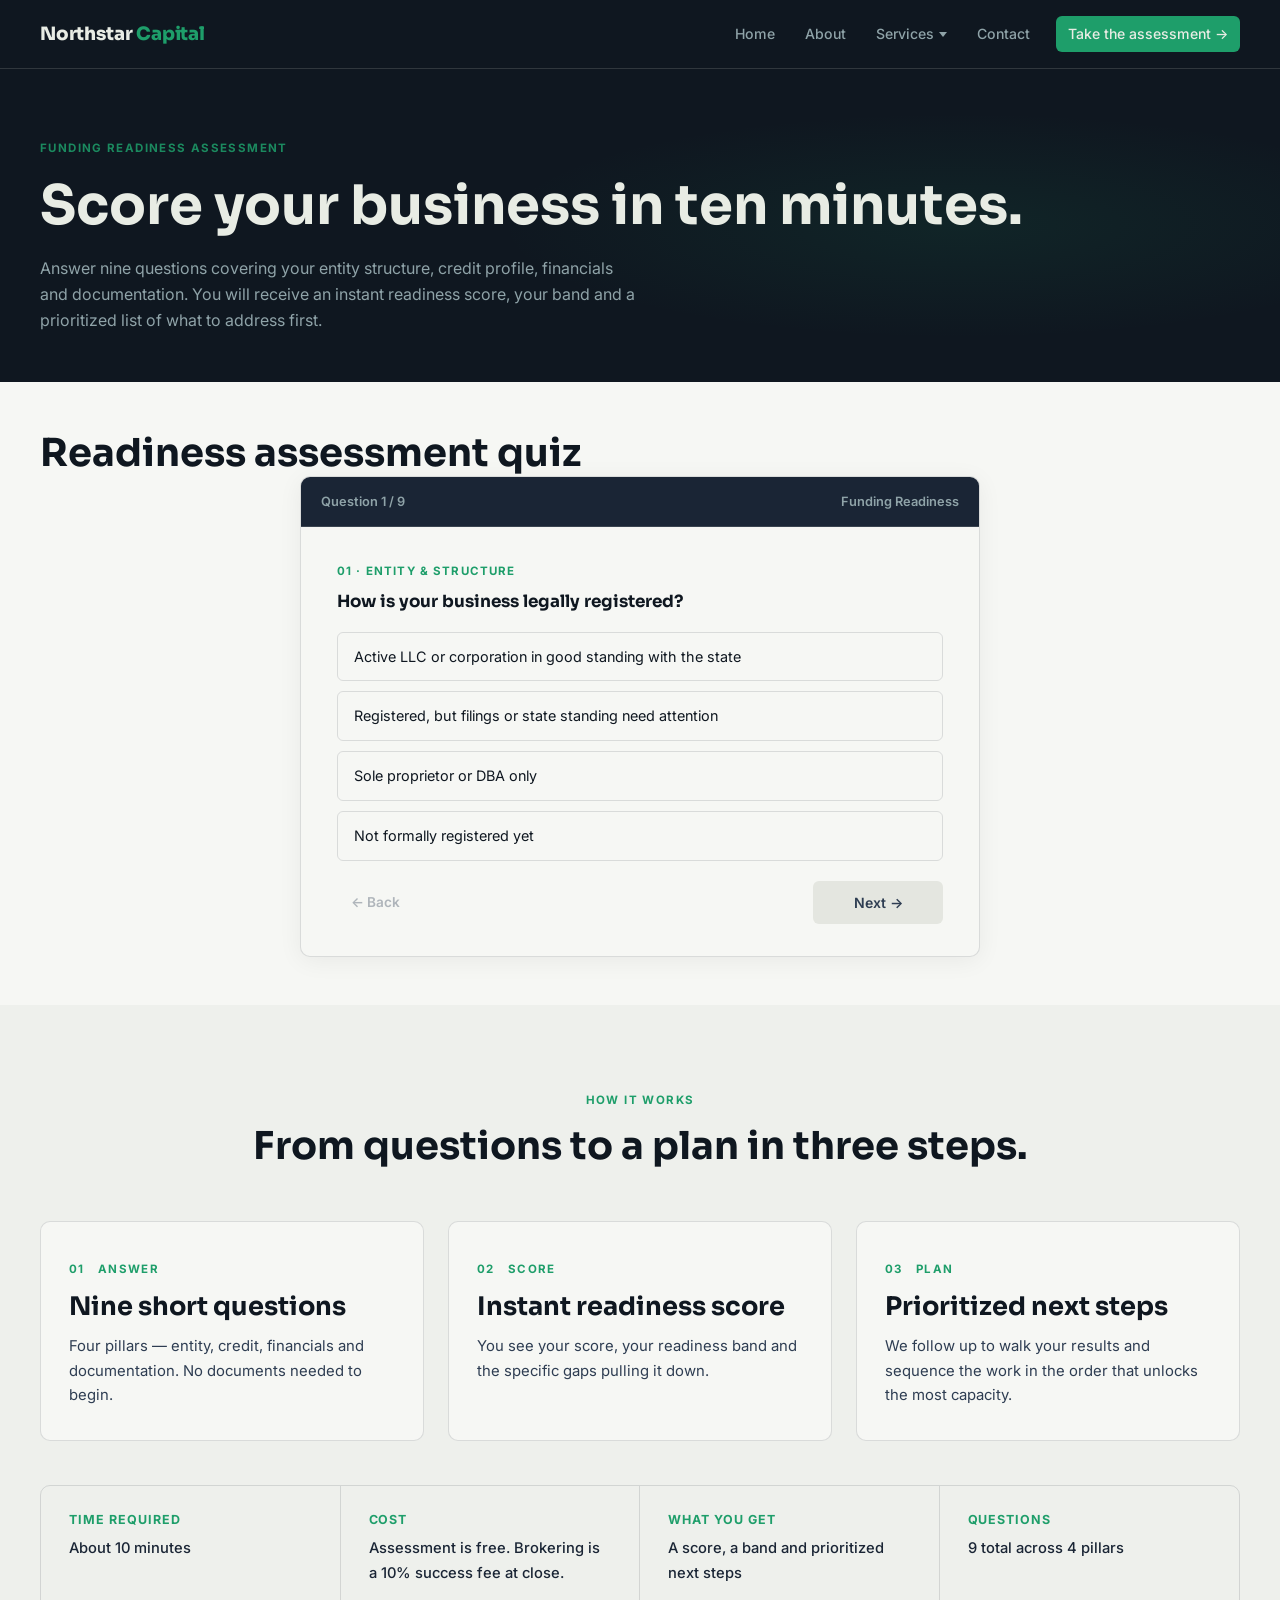
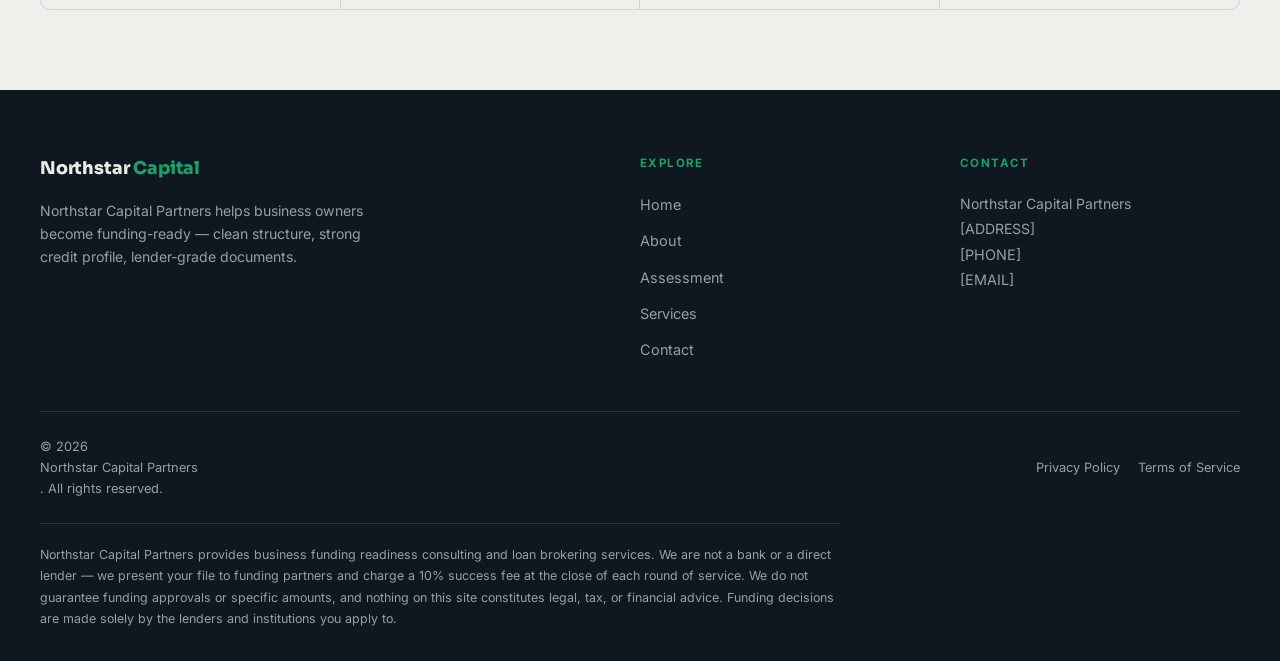
<file: standalone/assessment.html>
<!DOCTYPE html>
<html lang="en">
<head>
  <meta charset="utf-8">
  <meta name="viewport" content="width=device-width, initial-scale=1">
  <title>Funding Readiness Assessment | Northstar Capital Partners</title>
  <meta name="description" content="Answer nine questions about your entity, credit, financials and documentation. Get an instant funding readiness score and the fixes that matter most.">
  <link rel="stylesheet" href="https://fonts.googleapis.com/css2?family=Sora:wght@400;500;600;700;800&family=Inter:wght@400;500;600;700&display=swap">
<style>
/* ============================================================
   Northstar Capital Partners — Static Site Stylesheet
   Brand: Sora (headings) · Inter (body)
   Palette: #0F1720 dark | #F6F7F4 light | #1E9E6A emerald | #3B5BDB slate-blue
   ============================================================ */

/* ---------- Google Fonts ---------- */
/* ---------- Design Tokens ---------- */
:root {
  /* Colors */
  --ink:           #0F1720;
  --ink-700:       #1a2535;
  --ink-500:       #2e3d52;
  --surface-1:     #F6F7F4;
  --surface-2:     #eef0ec;
  --surface-3:     #e4e6e0;
  --emerald:       #1E9E6A;
  --emerald-dark:  #178557;
  --slate-blue:    #3B5BDB;
  --slate-dark:    #2d47bf;
  --on-dark:       #e8ece4;
  --on-dark-muted: #8fa3a8;
  --border:        rgba(15,23,32,0.12);
  --border-dark:   rgba(232,236,228,0.15);

  /* Typography */
  --font-head:  'Sora', sans-serif;
  --font-body:  'Inter', sans-serif;

  /* Layout */
  --wrap:    1200px;
  --radius:  10px;
  --radius-sm: 6px;

  /* Fee / Brand (changed in app.js) */
  --success-fee: 10%;
}

/* ---------- Reset ---------- */
*, *::before, *::after { box-sizing: border-box; margin: 0; padding: 0; }
html { scroll-behavior: smooth; }
body {
  font-family: var(--font-body);
  font-size: 1rem;
  line-height: 1.65;
  color: var(--ink);
  background: var(--surface-1);
  -webkit-font-smoothing: antialiased;
}
img, svg { display: block; max-width: 100%; }
a { color: inherit; text-decoration: none; }
button { cursor: pointer; border: none; background: none; font: inherit; }
ul, ol { list-style: none; }
address { font-style: normal; }

/* ---------- Typography ---------- */
h1, h2, h3, h4 {
  font-family: var(--font-head);
  font-weight: 700;
  line-height: 1.2;
}
h1 { font-size: clamp(2rem, 4.5vw, 3.4rem); }
h2 { font-size: clamp(1.6rem, 3.5vw, 2.4rem); }
h3 { font-size: clamp(1.2rem, 2.5vw, 1.6rem); }
h4 { font-size: 1.1rem; }
p { max-width: 68ch; }
em { font-style: normal; color: var(--emerald); }

/* ---------- Layout ---------- */
.wrap {
  width: min(var(--wrap), 100% - 40px);
  margin-inline: auto;
}
.section {
  padding-block: 80px;
}
.section--sm { padding-block: 48px; }
.section--dark {
  background: var(--ink);
  color: var(--on-dark);
}
.section--alt { background: var(--surface-2); }

.sec-head { margin-bottom: 52px; }
.sec-head h2 { margin-top: 12px; }
.sec-head p  { margin-top: 16px; color: var(--ink-500); max-width: 58ch; }
.sec-head.center { text-align: center; }
.sec-head.center p { margin-inline: auto; }

/* ---------- Eyebrow ---------- */
.eyebrow {
  display: inline-block;
  font-family: var(--font-body);
  font-size: 0.72rem;
  font-weight: 700;
  letter-spacing: 0.12em;
  text-transform: uppercase;
  color: var(--emerald);
}
.eyebrow--light { color: var(--emerald); opacity: .85; }

/* ---------- Skip link ---------- */
.skip-link {
  position: absolute;
  top: -100px;
  left: 0;
  background: var(--emerald);
  color: #fff;
  padding: 8px 16px;
  font-size: .85rem;
  font-weight: 600;
  z-index: 9999;
  border-radius: var(--radius-sm);
}
.skip-link:focus { top: 8px; }

/* ============================================================
   HEADER / NAV
   ============================================================ */
.site-head {
  position: sticky;
  top: 0;
  z-index: 100;
  background: var(--ink);
  border-bottom: 1px solid var(--border-dark);
}
.site-head .wrap {
  display: flex;
  align-items: center;
  gap: 24px;
  height: 68px;
}
.brandmark {
  font-family: var(--font-head);
  font-size: 1.15rem;
  font-weight: 800;
  color: var(--on-dark);
  letter-spacing: -.01em;
  white-space: nowrap;
}
.brandmark span { color: var(--emerald); }

.nav-links {
  display: flex;
  align-items: center;
  gap: 6px;
  margin-left: auto;
}
.nav-links a {
  font-size: .88rem;
  font-weight: 500;
  color: var(--on-dark-muted);
  padding: 6px 12px;
  border-radius: var(--radius-sm);
  transition: color .18s;
}
.nav-links a:hover,
.nav-links a.active { color: var(--on-dark); }

/* Dropdown */
.nav-drop { position: relative; }
.nav-drop__btn {
  display: flex;
  align-items: center;
  gap: 5px;
  font-size: .88rem;
  font-weight: 500;
  color: var(--on-dark-muted);
  padding: 6px 12px;
  border-radius: var(--radius-sm);
  transition: color .18s;
}
.nav-drop__btn:hover { color: var(--on-dark); }
.nav-drop__caret {
  display: inline-block;
  width: 0; height: 0;
  border-left: 4px solid transparent;
  border-right: 4px solid transparent;
  border-top: 5px solid currentColor;
  transition: transform .18s;
}
.nav-drop__btn[aria-expanded="true"] .nav-drop__caret { transform: rotate(180deg); }
.nav-drop__menu {
  position: absolute;
  top: calc(100% + 6px);
  left: 50%;
  transform: translateX(-50%);
  background: var(--ink-700);
  border: 1px solid var(--border-dark);
  border-radius: var(--radius);
  padding: 8px;
  min-width: 180px;
  display: none;
  flex-direction: column;
  gap: 4px;
  box-shadow: 0 8px 32px rgba(0,0,0,.3);
}
.nav-drop__menu.open { display: flex; }
.nav-drop__menu a {
  display: block;
  padding: 9px 14px;
  font-size: .88rem;
  color: var(--on-dark-muted);
  border-radius: var(--radius-sm);
}
.nav-drop__menu a:hover { background: var(--ink-500); color: var(--on-dark); }

/* Mobile toggle */
.nav-toggle {
  display: none;
  flex-direction: column;
  gap: 5px;
  padding: 6px;
  margin-left: auto;
}
.nav-toggle span {
  display: block;
  width: 24px; height: 2px;
  background: var(--on-dark);
  border-radius: 2px;
  transition: transform .2s, opacity .2s;
}
.nav-toggle.open span:nth-child(1) { transform: translateY(7px) rotate(45deg); }
.nav-toggle.open span:nth-child(2) { opacity: 0; }
.nav-toggle.open span:nth-child(3) { transform: translateY(-7px) rotate(-45deg); }

.nav-cta {
  margin-left: 8px;
}

/* Mobile nav */
.mobile-nav {
  display: none;
  position: fixed;
  inset: 68px 0 0;
  background: var(--ink);
  z-index: 99;
  padding: 24px 20px;
  overflow-y: auto;
  flex-direction: column;
  gap: 4px;
}
.mobile-nav.open { display: flex; }
.mobile-nav a {
  display: block;
  padding: 12px 16px;
  color: var(--on-dark-muted);
  font-size: 1rem;
  font-weight: 500;
  border-radius: var(--radius-sm);
}
.mobile-nav a:hover { color: var(--on-dark); background: var(--ink-700); }
.mobile-nav .btn { margin-top: 16px; text-align: center; }

/* ============================================================
   BUTTONS
   ============================================================ */
.btn {
  display: inline-flex;
  align-items: center;
  gap: 8px;
  padding: 13px 26px;
  border-radius: var(--radius);
  font-family: var(--font-body);
  font-size: .92rem;
  font-weight: 600;
  transition: background .18s, color .18s, box-shadow .18s;
  white-space: nowrap;
  cursor: pointer;
}
.btn--primary {
  background: var(--emerald);
  color: #fff;
}
.btn--primary:hover { background: var(--emerald-dark); }

.btn--slate {
  background: var(--slate-blue);
  color: #fff;
}
.btn--slate:hover { background: var(--slate-dark); }

.btn--outline {
  background: transparent;
  border: 2px solid var(--emerald);
  color: var(--emerald);
}
.btn--outline:hover { background: var(--emerald); color: #fff; }

.btn--ghost {
  background: transparent;
  border: 2px solid var(--border-dark);
  color: var(--on-dark);
}
.btn--ghost:hover { border-color: var(--emerald); color: var(--emerald); }

.btn--sm { padding: 9px 18px; font-size: .82rem; }

/* ============================================================
   TRUST BAR
   ============================================================ */
.trust-bar {
  background: var(--slate-blue);
  color: #fff;
  font-size: .82rem;
  font-weight: 500;
  text-align: center;
  padding: 10px 20px;
  letter-spacing: .015em;
}
.trust-bar strong { font-weight: 700; }

/* ============================================================
   HERO
   ============================================================ */
.hero {
  background: var(--ink);
  color: var(--on-dark);
  padding-block: 80px 64px;
  position: relative;
  overflow: hidden;
}
.hero::before {
  content: '';
  position: absolute;
  inset: 0;
  background: radial-gradient(ellipse 70% 60% at 80% 40%, rgba(30,158,106,.12) 0%, transparent 65%),
              radial-gradient(ellipse 50% 50% at 20% 70%, rgba(59,91,219,.08) 0%, transparent 60%);
  pointer-events: none;
}
.hero__grid {
  position: absolute;
  inset: 0;
  background-image: linear-gradient(var(--border-dark) 1px, transparent 1px),
                    linear-gradient(90deg, var(--border-dark) 1px, transparent 1px);
  background-size: 40px 40px;
  opacity: .35;
  pointer-events: none;
}
.hero .wrap { position: relative; z-index: 1; }

.hero__cols {
  display: grid;
  grid-template-columns: 1fr 1fr;
  gap: 60px;
  align-items: center;
}
.hero__left {}
.hero h1 { margin-top: 16px; }
.hero__sub {
  margin-top: 20px;
  font-size: 1.05rem;
  color: var(--on-dark-muted);
  max-width: 54ch;
}
.hero__ctas {
  display: flex;
  flex-wrap: wrap;
  gap: 14px;
  margin-top: 32px;
}

/* Stats row */
.stats {
  display: grid;
  grid-template-columns: repeat(3, 1fr);
  gap: 0;
  margin-top: 40px;
  padding-top: 32px;
  border-top: 1px solid var(--border-dark);
}
.stat__num {
  font-family: var(--font-head);
  font-size: 2rem;
  font-weight: 800;
  color: var(--emerald);
}
.stat__label {
  font-size: .8rem;
  color: var(--on-dark-muted);
  margin-top: 4px;
  max-width: 22ch;
  line-height: 1.4;
}

/* ============================================================
   QUIZ SHELL (preview + full)
   ============================================================ */
.quiz-shell {
  background: var(--surface-1);
  border-radius: var(--radius);
  box-shadow: 0 12px 48px rgba(0,0,0,.3);
  overflow: hidden;
}
.quiz__top {
  display: flex;
  justify-content: space-between;
  align-items: center;
  padding: 14px 20px;
  background: var(--ink-700);
  border-bottom: 1px solid var(--border-dark);
  font-size: .8rem;
  font-weight: 600;
  color: var(--on-dark-muted);
}
.quiz__bar {
  height: 3px;
  background: var(--border-dark);
  position: relative;
}
.quiz__bar-fill {
  position: absolute;
  top: 0; left: 0; height: 100%;
  background: var(--emerald);
  transition: width .4s ease;
}
.quiz__body { padding: 24px; }
.quiz__pillar {
  display: block;
  font-size: .72rem;
  font-weight: 700;
  letter-spacing: .1em;
  text-transform: uppercase;
  color: var(--emerald);
  margin-bottom: 10px;
}
.quiz__text {
  display: block;
  font-family: var(--font-head);
  font-size: 1.05rem;
  font-weight: 700;
  color: var(--ink);
  line-height: 1.35;
}
.quiz__opts {
  display: grid;
  gap: 10px;
  margin-top: 18px;
}
.quiz__opt {
  display: block;
  padding: 12px 16px;
  border: 1.5px solid var(--border);
  border-radius: var(--radius-sm);
  cursor: pointer;
  font-size: .9rem;
  color: var(--ink);
  transition: border-color .15s, background .15s;
  user-select: none;
}
.quiz__opt:hover   { border-color: var(--emerald); background: rgba(30,158,106,.06); }
.quiz__opt.selected { border-color: var(--emerald); background: rgba(30,158,106,.1); font-weight: 600; }
.quiz__opt input   { display: none; }

.quiz__nav {
  display: flex;
  justify-content: space-between;
  align-items: center;
  margin-top: 20px;
  gap: 10px;
}
.quiz__back {
  font-size: .85rem;
  font-weight: 600;
  color: var(--ink-500);
  padding: 8px 14px;
  border-radius: var(--radius-sm);
  transition: color .15s;
}
.quiz__back:hover { color: var(--ink); }
.quiz__back:disabled { opacity: .35; cursor: default; }

.quiz__next {
  background: var(--emerald);
  color: #fff;
  padding: 10px 22px;
  border-radius: var(--radius-sm);
  font-size: .88rem;
  font-weight: 600;
  transition: background .15s;
  min-width: 130px;
}
.quiz__next:hover    { background: var(--emerald-dark); }
.quiz__next:disabled { background: var(--surface-3); color: var(--ink-500); cursor: default; }

/* ============================================================
   LEAD FORM (inside quiz)
   ============================================================ */
.lead-form { padding: 24px; }
.lead-form h3 {
  font-family: var(--font-head);
  font-size: 1.2rem;
  font-weight: 700;
  margin-bottom: 6px;
}
.lead-form p { font-size: .88rem; color: var(--ink-500); margin-bottom: 20px; }

.form-group {
  display: grid;
  gap: 14px;
  margin-bottom: 16px;
}
.form-row { display: grid; grid-template-columns: 1fr 1fr; gap: 12px; }
.field { display: flex; flex-direction: column; gap: 5px; }
.field label {
  font-size: .8rem;
  font-weight: 600;
  color: var(--ink-700);
  text-transform: uppercase;
  letter-spacing: .05em;
}
.field input,
.field textarea,
.field select {
  padding: 10px 13px;
  border: 1.5px solid var(--border);
  border-radius: var(--radius-sm);
  font: inherit;
  font-size: .92rem;
  background: #fff;
  color: var(--ink);
  transition: border-color .15s, box-shadow .15s;
  width: 100%;
}
.field input:focus,
.field textarea:focus,
.field select:focus {
  outline: none;
  border-color: var(--emerald);
  box-shadow: 0 0 0 3px rgba(30,158,106,.12);
}
.field textarea { resize: vertical; min-height: 100px; }
.field .required-star { color: var(--emerald); margin-left: 2px; }

.tcpa-check {
  display: flex;
  gap: 10px;
  align-items: flex-start;
  font-size: .8rem;
  color: var(--ink-500);
  line-height: 1.5;
  margin-bottom: 18px;
}
.tcpa-check input { margin-top: 3px; flex-shrink: 0; accent-color: var(--emerald); }

/* ============================================================
   RESULTS PANEL
   ============================================================ */
.results { padding: 28px 24px; }
.results__score-row {
  display: flex;
  align-items: baseline;
  gap: 10px;
  margin-bottom: 6px;
}
.results__pct {
  font-family: var(--font-head);
  font-size: 3rem;
  font-weight: 800;
  color: var(--emerald);
}
.results__band {
  font-family: var(--font-head);
  font-size: 1.2rem;
  font-weight: 700;
  color: var(--ink);
}
.results__summary {
  font-size: .93rem;
  color: var(--ink-500);
  margin-bottom: 22px;
  max-width: 60ch;
}
.results__recs h4 {
  font-family: var(--font-head);
  font-size: .85rem;
  font-weight: 700;
  text-transform: uppercase;
  letter-spacing: .08em;
  color: var(--emerald);
  margin-bottom: 12px;
}
.results__rec-list {
  display: grid;
  gap: 8px;
  margin-bottom: 24px;
}
.results__rec-item {
  display: flex;
  gap: 10px;
  font-size: .88rem;
  color: var(--ink-700);
  align-items: flex-start;
}
.results__rec-item::before {
  content: '→';
  color: var(--emerald);
  font-weight: 700;
  flex-shrink: 0;
  margin-top: 1px;
}

/* Pillar breakdown */
.pillars {
  display: grid;
  gap: 14px;
  margin-bottom: 24px;
}
.pillar-row {
  display: grid;
  grid-template-columns: 1fr auto;
  gap: 8px;
  align-items: center;
}
.pillar-row__name { font-size: .82rem; font-weight: 600; color: var(--ink-700); }
.pillar-row__bar {
  grid-column: 1 / -1;
  height: 6px;
  background: var(--surface-3);
  border-radius: 99px;
  overflow: hidden;
}
.pillar-row__fill {
  height: 100%;
  background: var(--emerald);
  border-radius: 99px;
  transition: width .6s ease;
}
.pillar-row__pct { font-size: .78rem; font-weight: 600; color: var(--emerald); }

.results__cta {
  background: var(--surface-2);
  border-radius: var(--radius-sm);
  padding: 16px 20px;
  font-size: .88rem;
  color: var(--ink-700);
}
.results__cta strong { color: var(--ink); }

/* ============================================================
   CARDS (services, etc.)
   ============================================================ */
.cards {
  display: grid;
  grid-template-columns: repeat(auto-fit, minmax(280px, 1fr));
  gap: 24px;
}
.card {
  background: var(--surface-1);
  border: 1px solid var(--border);
  border-radius: var(--radius);
  padding: 32px 28px;
  transition: box-shadow .2s, transform .2s;
}
.card:hover { box-shadow: 0 8px 32px rgba(0,0,0,.08); transform: translateY(-2px); }
.card--dark {
  background: var(--ink-700);
  border-color: var(--border-dark);
  color: var(--on-dark);
}
.card h3 { margin-top: 0; }
.card p { font-size: .93rem; color: var(--ink-500); margin-top: 12px; }
.card--dark p { color: var(--on-dark-muted); }
.card__tag {
  display: inline-block;
  font-size: .7rem;
  font-weight: 700;
  letter-spacing: .1em;
  text-transform: uppercase;
  color: var(--emerald);
  margin-bottom: 14px;
}

/* ============================================================
   TWO-COLUMN SPLIT
   ============================================================ */
.split {
  display: grid;
  grid-template-columns: 1fr 1fr;
  gap: 60px;
  align-items: center;
}
.split__art {
  display: flex;
  justify-content: center;
  align-items: center;
  padding: 32px;
  background: var(--ink-700);
  border-radius: var(--radius);
  min-height: 300px;
  color: var(--on-dark-muted);
  font-size: .9rem;
  text-align: center;
}

/* ============================================================
   MARKETS / CHIPS
   ============================================================ */
.markets {
  display: flex;
  flex-wrap: wrap;
  gap: 10px;
  margin-top: 24px;
}
.market {
  background: var(--surface-2);
  border: 1px solid var(--border);
  border-radius: 999px;
  padding: 6px 16px;
  font-size: .82rem;
  font-weight: 600;
  color: var(--ink-700);
}

/* ============================================================
   VALUES / STANDARDS LIST
   ============================================================ */
.values { display: grid; gap: 0; }
.value-row {
  display: flex;
  gap: 24px;
  align-items: flex-start;
  padding-block: 28px;
  border-bottom: 1px solid var(--border);
}
.value-row:last-child { border-bottom: none; }
.value-n {
  font-family: var(--font-head);
  font-size: .75rem;
  font-weight: 700;
  color: var(--emerald);
  letter-spacing: .08em;
  white-space: nowrap;
  min-width: 28px;
  padding-top: 3px;
}
.value-row h4 { font-size: 1rem; }
.value-row p  { font-size: .92rem; color: var(--ink-500); margin-top: 6px; }

/* ============================================================
   PROCESS RAIL
   ============================================================ */
.process {
  background: var(--ink);
  color: var(--on-dark);
}
.rail {
  display: grid;
  grid-template-columns: repeat(auto-fit, minmax(220px, 1fr));
  gap: 0;
  margin-top: 48px;
  border-top: 1px solid var(--border-dark);
}
.rail__step {
  padding: 40px 32px 32px;
  border-right: 1px solid var(--border-dark);
}
.rail__step:last-child { border-right: none; }
.rail__n {
  display: inline-flex;
  align-items: center;
  gap: 10px;
  font-family: var(--font-body);
  font-size: .72rem;
  font-weight: 700;
  letter-spacing: .12em;
  text-transform: uppercase;
  color: var(--emerald);
}
.rail__step h3 { color: var(--on-dark); margin-top: 16px; font-size: 1.2rem; }
.rail__step p  { color: var(--on-dark-muted); margin-top: 8px; font-size: .92rem; }

/* ============================================================
   FACTS TABLE
   ============================================================ */
.facts {
  display: grid;
  grid-template-columns: repeat(auto-fit, minmax(200px, 1fr));
  gap: 0;
  border: 1px solid var(--border);
  border-radius: var(--radius);
  overflow: hidden;
  margin-top: 44px;
}
.fact {
  padding: 24px 28px;
  border-right: 1px solid var(--border);
}
.fact:last-child { border-right: none; }
.fact__k { font-size: .78rem; font-weight: 700; text-transform: uppercase; letter-spacing: .08em; color: var(--emerald); margin-bottom: 6px; }
.fact__v { font-size: .92rem; color: var(--ink-700); font-weight: 500; }

/* ============================================================
   CTA BAND
   ============================================================ */
.cta-band {
  background: var(--ink-700);
  border-radius: var(--radius);
  padding: 56px 48px;
  color: var(--on-dark);
  position: relative;
  overflow: hidden;
}
.cta-band::before {
  content: '';
  position: absolute;
  top: -60px; right: -60px;
  width: 300px; height: 300px;
  background: radial-gradient(circle, rgba(30,158,106,.15) 0%, transparent 65%);
  pointer-events: none;
}
.cta-band h2 { color: var(--on-dark); }
.cta-band p  { color: var(--on-dark-muted); margin-top: 14px; font-size: 1.05rem; }
.cta-band .btn-row {
  display: flex; flex-wrap: wrap; gap: 14px; margin-top: 32px;
}

/* ============================================================
   CONTACT FORM PAGE
   ============================================================ */
.contact-grid {
  display: grid;
  grid-template-columns: 1fr 380px;
  gap: 60px;
  align-items: start;
}
.contact-form { }
.contact-aside {
  background: var(--surface-2);
  border: 1px solid var(--border);
  border-radius: var(--radius);
  padding: 32px 28px;
}
.contact-aside h3 { font-size: 1.05rem; }
.contact-aside p, .contact-aside address {
  font-size: .9rem;
  color: var(--ink-500);
  margin-top: 10px;
  line-height: 1.8;
}

/* ============================================================
   ABOUT — STATS ROW
   ============================================================ */
.about-stats {
  display: grid;
  grid-template-columns: repeat(4, 1fr);
  gap: 0;
  border-radius: var(--radius);
  overflow: hidden;
  background: var(--ink);
  color: var(--on-dark);
  margin-block: 48px;
}
.about-stat {
  padding: 36px 28px;
  border-right: 1px solid var(--border-dark);
}
.about-stat:last-child { border-right: none; }
.about-stat__num {
  font-family: var(--font-head);
  font-size: 2.2rem;
  font-weight: 800;
  color: var(--emerald);
}
.about-stat__label { font-size: .82rem; color: var(--on-dark-muted); margin-top: 6px; line-height: 1.4; }

/* ============================================================
   SOLUTION MARKETS LIST
   ============================================================ */
.sol-markets {
  display: grid;
  grid-template-columns: repeat(auto-fill, minmax(240px, 1fr));
  gap: 12px;
  margin-top: 28px;
}
.sol-market {
  display: flex;
  gap: 10px;
  align-items: center;
  padding: 14px 18px;
  background: var(--surface-2);
  border: 1px solid var(--border);
  border-radius: var(--radius-sm);
  font-size: .9rem;
  font-weight: 500;
  color: var(--ink-700);
}
.sol-market::before {
  content: '';
  width: 8px; height: 8px;
  background: var(--emerald);
  border-radius: 50%;
  flex-shrink: 0;
}

/* ============================================================
   FOOTER
   ============================================================ */
.site-foot {
  background: var(--ink);
  color: var(--on-dark);
  padding-top: 64px;
}
.foot-top {
  display: grid;
  grid-template-columns: 2fr 1fr 1fr;
  gap: 40px;
  padding-bottom: 48px;
  border-bottom: 1px solid var(--border-dark);
}
.foot-brand .brandmark { font-size: 1.1rem; }
.foot-brand p { font-size: .88rem; color: var(--on-dark-muted); margin-top: 16px; max-width: 40ch; }
.foot-label {
  font-size: .72rem;
  font-weight: 700;
  letter-spacing: .12em;
  text-transform: uppercase;
  color: var(--emerald);
  margin-bottom: 18px;
}
.foot-col ul { display: grid; gap: 10px; }
.foot-col a { font-size: .9rem; color: var(--on-dark-muted); transition: color .15s; }
.foot-col a:hover { color: var(--on-dark); }
.foot-col address { font-size: .88rem; color: var(--on-dark-muted); line-height: 1.8; }
.foot-col address a { color: var(--on-dark-muted); }
.foot-col address a:hover { color: var(--emerald); }

.foot-bottom {
  display: flex;
  justify-content: space-between;
  align-items: center;
  flex-wrap: wrap;
  gap: 12px;
  padding-block: 24px;
  font-size: .8rem;
  color: var(--on-dark-muted);
}
.foot-bottom span:last-child { display: flex; gap: 18px; }
.foot-bottom a { color: var(--on-dark-muted); }
.foot-bottom a:hover { color: var(--emerald); }

.foot-disclaimer {
  padding: 20px 0 32px;
  font-size: .78rem;
  color: var(--on-dark-muted);
  line-height: 1.7;
  border-top: 1px solid var(--border-dark);
  max-width: 100ch;
}

/* ============================================================
   ASSESSMENT — FULL QUIZ PAGE
   ============================================================ */
.assessment-hero {
  background: var(--ink);
  color: var(--on-dark);
  padding-block: 64px 48px;
  position: relative;
  overflow: hidden;
}
.assessment-hero::before {
  content: '';
  position: absolute;
  inset: 0;
  background: radial-gradient(ellipse 60% 60% at 75% 50%, rgba(30,158,106,.1) 0%, transparent 60%);
  pointer-events: none;
}
.assessment-hero .wrap { position: relative; z-index: 1; }
.assessment-hero h1 { margin-top: 14px; }
.assessment-hero p  { margin-top: 16px; color: var(--on-dark-muted); max-width: 60ch; }

.quiz-container {
  max-width: 700px;
  margin-inline: auto;
  background: var(--surface-1);
  border-radius: var(--radius);
  border: 1px solid var(--border);
  box-shadow: 0 4px 24px rgba(0,0,0,.07);
  overflow: hidden;
}
.quiz-q { display: none; padding: 32px 36px; }
.quiz-q.active { display: block; }

/* ============================================================
   SUCCESS MESSAGE
   ============================================================ */
.success-msg {
  background: rgba(30,158,106,.08);
  border: 1.5px solid var(--emerald);
  border-radius: var(--radius);
  padding: 20px 24px;
  font-size: .92rem;
  color: var(--ink-700);
  margin-top: 16px;
  display: none;
}
.success-msg.show { display: block; }

/* ============================================================
   MINI-QUIZ PREVIEW (homepage hero aside)
   ============================================================ */
.mini-quiz { min-width: 0; }
.mini-quiz .quiz-body { padding: 24px; }
.mini-quiz .quiz__opt { font-size: .85rem; padding: 10px 14px; }

/* ============================================================
   RESPONSIVE
   ============================================================ */
@media (max-width: 960px) {
  .hero__cols   { grid-template-columns: 1fr; gap: 40px; }
  .split        { grid-template-columns: 1fr; gap: 40px; }
  .contact-grid { grid-template-columns: 1fr; }
  .about-stats  { grid-template-columns: 1fr 1fr; }
  .foot-top     { grid-template-columns: 1fr 1fr; }
  .stats        { grid-template-columns: 1fr; gap: 24px; }
  .rail         { grid-template-columns: 1fr; }
  .rail__step   { border-right: none; border-bottom: 1px solid var(--border-dark); }
  .rail__step:last-child { border-bottom: none; }
  .hero__aside  { max-width: 520px; }
}

@media (max-width: 680px) {
  h1 { font-size: 2rem; }
  h2 { font-size: 1.5rem; }
  .section { padding-block: 56px; }
  .nav-links     { display: none; }
  .nav-toggle    { display: flex; }
  .about-stats   { grid-template-columns: 1fr 1fr; }
  .foot-top      { grid-template-columns: 1fr; }
  .facts         { grid-template-columns: 1fr; }
  .fact          { border-right: none; border-bottom: 1px solid var(--border); }
  .fact:last-child { border-bottom: none; }
  .cta-band      { padding: 36px 24px; }
  .quiz-q        { padding: 24px 20px; }
  .form-row      { grid-template-columns: 1fr; }
  .results__pct  { font-size: 2.2rem; }
  .about-stats   { grid-template-columns: 1fr; }
  .about-stat    { border-right: none; border-bottom: 1px solid var(--border-dark); }
}

@media (max-width: 400px) {
  .wrap { width: calc(100% - 24px); }
  .stats { gap: 16px; }
}

</style>
  <link rel="preconnect" href="https://fonts.googleapis.com">
  <link rel="preconnect" href="https://fonts.gstatic.com" crossorigin>
  <style>
    /* Assessment-page-specific overrides */
    #lead-form,
    #results-panel { display: none; }

    .quiz-q { padding: 32px 36px; }
    @media (max-width:600px) { .quiz-q { padding: 22px 18px; } }

    .quiz-shell-full {
      max-width: 680px;
      margin: 0 auto;
      background: var(--surface-1);
      border-radius: var(--radius);
      border: 1px solid var(--border);
      box-shadow: 0 4px 24px rgba(0,0,0,.06);
      overflow: hidden;
    }
  </style>
</head>
<body>

<a class="skip-link" href="#main">Skip to content</a>

<!-- HEADER -->
<header class="site-head">
  <div class="wrap">
    <a href="index.html" class="brandmark" aria-label="Northstar Capital Partners — Home">
      Northstar <span>Capital</span>
    </a>
    <nav class="nav-links" aria-label="Primary navigation">
      <a href="index.html">Home</a>
      <a href="about.html">About</a>
      <div class="nav-drop">
        <button class="nav-drop__btn" type="button" aria-expanded="false" aria-haspopup="true">
          Services <span class="nav-drop__caret" aria-hidden="true"></span>
        </button>
        <div class="nav-drop__menu" role="menu">
          <a href="business.html" role="menuitem">Business</a>
          <a href="business.html#personal" role="menuitem">Personal</a>
          <a href="business.html#real-estate" role="menuitem">Real Estate</a>
        </div>
      </div>
      <a href="contact.html">Contact</a>
      <a href="assessment.html" class="btn btn--primary btn--sm nav-cta active">Take the assessment →</a>
    </nav>
    <button class="nav-toggle" id="nav-toggle" type="button" aria-label="Toggle menu" aria-expanded="false">
      <span></span><span></span><span></span>
    </button>
  </div>
</header>

<nav class="mobile-nav" id="mobile-nav" aria-label="Mobile navigation">
  <a href="index.html">Home</a>
  <a href="about.html">About</a>
  <a href="business.html">Services</a>
  <a href="contact.html">Contact</a>
  <a href="assessment.html" class="btn btn--primary">Take the assessment →</a>
</nav>

<!-- MAIN -->
<main id="main">

  <!-- Hero -->
  <section class="assessment-hero" aria-labelledby="assessment-h1">
    <div class="wrap">
      <span class="eyebrow eyebrow--light">Funding Readiness Assessment</span>
      <h1 id="assessment-h1">Score your business in ten minutes.</h1>
      <p>
        Answer nine questions covering your entity structure, credit profile, financials and documentation.
        You will receive an instant readiness score, your band and a prioritized list of what to address first.
      </p>
    </div>
  </section>

  <!-- Quiz section -->
  <section class="section section--sm" aria-labelledby="quiz-heading">
    <div class="wrap">
      <h2 id="quiz-heading" class="sr-only">Readiness assessment quiz</h2>

      <!-- THE QUIZ CONTAINER -->
      <div id="assessment-quiz">
        <div class="quiz-shell-full">

          <!-- Progress header -->
          <div class="quiz__top">
            <span>Question <span data-current>1</span> / <span data-total>9</span></span>
            <span>Funding Readiness</span>
          </div>

          <!-- Progress bar -->
          <div class="quiz__bar" aria-hidden="true">
            <div class="quiz__bar-fill" style="width:0%"></div>
          </div>

          <!-- Question screens — injected by app.js -->
          <div id="quiz-steps"></div>

          <!-- Lead capture form (shown after last question) -->
          <div id="lead-form" class="lead-form">
            <h3>Almost there — get your results</h3>
            <p>Enter your details below. We will send your results and follow up to walk through your plan.</p>

            <form novalidate>
              <input type="hidden" name="answers_json" value="">

              <div class="form-group">
                <div class="form-row">
                  <div class="field">
                    <label for="lf-fullname">Full name <span class="required-star">*</span></label>
                    <input type="text" id="lf-fullname" name="full_name" required autocomplete="name" placeholder="Jane Smith">
                  </div>
                  <div class="field">
                    <label for="lf-biz">Business name</label>
                    <input type="text" id="lf-biz" name="business_name" autocomplete="organization" placeholder="Acme LLC">
                  </div>
                </div>
                <div class="form-row">
                  <div class="field">
                    <label for="lf-email">Email <span class="required-star">*</span></label>
                    <input type="email" id="lf-email" name="email" required autocomplete="email" placeholder="jane@acme.com">
                  </div>
                  <div class="field">
                    <label for="lf-phone">Phone</label>
                    <input type="tel" id="lf-phone" name="phone" autocomplete="tel" placeholder="(555) 000-0000">
                  </div>
                </div>
              </div>

              <div class="tcpa-check">
                <input type="checkbox" id="tcpa" name="tcpa" required>
                <label for="tcpa">
                  I agree to receive calls, texts and emails from <span data-brand></span> regarding my assessment
                  results and funding readiness services. Message frequency may vary; standard message and data rates
                  may apply. Reply STOP to opt out or HELP for assistance.
                </label>
              </div>

              <button type="submit" class="btn btn--primary" style="width:100%;justify-content:center">
                Get my score →
              </button>

              <p style="font-size:.78rem;color:var(--ink-500);margin-top:12px;text-align:center">
                Assessment is free. Brokering services are a <span data-fee></span> success fee at close — nothing upfront.
              </p>
            </form>
          </div><!-- /#lead-form -->

          <!-- Results panel (shown after form submit) -->
          <div id="results-panel" class="results">
            <div class="results__score-row">
              <span class="results__pct">—</span>
              <span class="results__band">—</span>
            </div>
            <p class="results__summary"></p>

            <div class="results__recs">
              <h4>Priority actions</h4>
              <ul class="results__rec-list"></ul>
            </div>

            <div class="pillars" style="margin-top:24px">
              <h4 style="font-family:var(--font-head);font-size:.85rem;font-weight:700;text-transform:uppercase;letter-spacing:.08em;color:var(--emerald);margin-bottom:14px">
                Score by pillar
              </h4>
              <!-- Pillar rows injected by app.js -->
            </div>

            <div class="results__cta"></div>
          </div><!-- /#results-panel -->

        </div><!-- /.quiz-shell-full -->
      </div><!-- /#assessment-quiz -->

    </div>
  </section>

  <!-- How it works -->
  <section class="section section--alt" aria-labelledby="how-h2">
    <div class="wrap">
      <div class="sec-head center">
        <span class="eyebrow">How It Works</span>
        <h2 id="how-h2">From questions to a plan in three steps.</h2>
      </div>

      <div class="cards">
        <article class="card">
          <div class="rail__n" style="margin-bottom:12px">01 &nbsp; Answer</div>
          <h3>Nine short questions</h3>
          <p>Four pillars — entity, credit, financials and documentation. No documents needed to begin.</p>
        </article>
        <article class="card">
          <div class="rail__n" style="margin-bottom:12px">02 &nbsp; Score</div>
          <h3>Instant readiness score</h3>
          <p>You see your score, your readiness band and the specific gaps pulling it down.</p>
        </article>
        <article class="card">
          <div class="rail__n" style="margin-bottom:12px">03 &nbsp; Plan</div>
          <h3>Prioritized next steps</h3>
          <p>We follow up to walk your results and sequence the work in the order that unlocks the most capacity.</p>
        </article>
      </div>

      <!-- Facts table -->
      <div class="facts">
        <div class="fact">
          <div class="fact__k">Time required</div>
          <div class="fact__v">About 10 minutes</div>
        </div>
        <div class="fact">
          <div class="fact__k">Cost</div>
          <div class="fact__v">Assessment is free. Brokering is a <span data-fee></span> success fee at close.</div>
        </div>
        <div class="fact">
          <div class="fact__k">What you get</div>
          <div class="fact__v">A score, a band and prioritized next steps</div>
        </div>
        <div class="fact">
          <div class="fact__k">Questions</div>
          <div class="fact__v">9 total across 4 pillars</div>
        </div>
      </div>
    </div>
  </section>

</main>

<!-- FOOTER -->
<footer class="site-foot" aria-label="Site footer">
  <div class="wrap">
    <div class="foot-top">
      <div class="foot-brand">
        <span class="brandmark">Northstar <span>Capital</span></span>
        <p><span data-brand></span> helps business owners become funding-ready — clean structure, strong credit profile, lender-grade documents.</p>
      </div>
      <div class="foot-col">
        <div class="foot-label">Explore</div>
        <ul>
          <li><a href="index.html">Home</a></li>
          <li><a href="about.html">About</a></li>
          <li><a href="assessment.html">Assessment</a></li>
          <li><a href="business.html">Services</a></li>
          <li><a href="contact.html">Contact</a></li>
        </ul>
      </div>
      <div class="foot-col">
        <div class="foot-label">Contact</div>
        <address>
          <span data-brand></span><br>
          [ADDRESS]<br>
          <a href="tel:[PHONE]">[PHONE]</a><br>
          <a href="mailto:[EMAIL]">[EMAIL]</a>
        </address>
      </div>
    </div>
    <div class="foot-bottom">
      <span>© 2026 <span data-brand></span>. All rights reserved.</span>
      <span>
        <a href="#">Privacy Policy</a>
        <a href="#">Terms of Service</a>
      </span>
    </div>
    <p class="foot-disclaimer">
      <span data-brand></span> provides business funding readiness consulting and loan brokering services.
      We are not a bank or a direct lender — we present your file to funding partners and charge a
      <span data-fee></span> success fee at the close of each round of service.
      We do not guarantee funding approvals or specific amounts, and nothing on this site constitutes legal,
      tax, or financial advice. Funding decisions are made solely by the lenders and institutions you apply to.
    </p>
  </div>
</footer>

<script>
/* ============================================================
   Northstar Capital Partners — app.js
   ============================================================
   CONFIGURATION — change these in one place and they propagate
   throughout the site automatically.
   ============================================================ */
const BRAND_NAME     = 'Northstar Capital Partners';
const BRAND_SHORT    = 'Northstar Capital';
const SUCCESS_FEE    = '10%';           // e.g. change to '8%' → updates all copy
const LEAD_WEBHOOK_URL = '';            // ← paste your GHL inbound webhook URL here

/* ============================================================
   ASSESSMENT QUESTIONS
   9 questions across 4 pillars.
   Max points per question = 3.  Grand total = 27 pts.
   Pillar maximums: Entity & Structure 9 | Credit Profile 6 |
                    Financials 9         | Documentation 3
   ============================================================ */
const QUESTIONS = [
  /* ── ENTITY & STRUCTURE (3 questions, max 9 pts) ── */
  {
    id: 'entity_structure',
    pillar: 'Entity & Structure',
    pillarKey: 'entity',
    q: 'How is your business legally registered?',
    options: [
      { label: 'Active LLC or corporation in good standing with the state', points: 3 },
      { label: 'Registered, but filings or state standing need attention',   points: 2 },
      { label: 'Sole proprietor or DBA only',                               points: 1 },
      { label: 'Not formally registered yet',                               points: 0 },
    ],
  },
  {
    id: 'ein_bank',
    pillar: 'Entity & Structure',
    pillarKey: 'entity',
    q: 'Do you have an EIN and a dedicated business bank account?',
    options: [
      { label: 'Yes — EIN issued and a business account used for all revenue',      points: 3 },
      { label: 'Yes — but personal and business funds still flow through one account', points: 2 },
      { label: 'EIN only, no separate business bank account',                        points: 1 },
      { label: 'Neither yet',                                                        points: 0 },
    ],
  },
  {
    id: 'business_age',
    pillar: 'Entity & Structure',
    pillarKey: 'entity',
    q: 'How long has the business been actively operating?',
    options: [
      { label: '2 years or more',                 points: 3 },
      { label: '12 – 24 months',                  points: 2 },
      { label: '6 – 12 months',                   points: 1 },
      { label: 'Under 6 months or pre-revenue',   points: 0 },
    ],
  },

  /* ── CREDIT PROFILE (2 questions, max 6 pts) ── */
  {
    id: 'personal_credit',
    pillar: 'Credit Profile',
    pillarKey: 'credit',
    q: 'Which range best describes your personal credit score?',
    options: [
      { label: '720 or above, with low utilization',           points: 3 },
      { label: '660 – 719',                                    points: 2 },
      { label: '580 – 659',                                    points: 1 },
      { label: 'Below 580, or recent derogatory marks on file', points: 0 },
    ],
  },
  {
    id: 'biz_tradelines',
    pillar: 'Credit Profile',
    pillarKey: 'credit',
    q: 'Does your business have trade lines reporting to D&B, Experian Business, or Equifax Business?',
    options: [
      { label: 'Yes — multiple accounts reporting to all three bureaus', points: 3 },
      { label: 'Yes — one or two accounts reporting to at least one bureau', points: 2 },
      { label: 'We have accounts but nothing is reporting yet',           points: 1 },
      { label: 'No business credit profile established',                  points: 0 },
    ],
  },

  /* ── FINANCIALS (3 questions, max 9 pts) ── */
  {
    id: 'revenue',
    pillar: 'Financials',
    pillarKey: 'financials',
    q: 'What is your average monthly gross revenue over the past six months?',
    options: [
      { label: '$30,000 or more',       points: 3 },
      { label: '$10,000 – $29,999',     points: 2 },
      { label: '$1 – $9,999',           points: 1 },
      { label: 'No revenue yet',        points: 0 },
    ],
  },
  {
    id: 'deposits',
    pillar: 'Financials',
    pillarKey: 'financials',
    q: 'Are your business bank deposits consistent from month to month?',
    options: [
      { label: 'Yes — relatively steady with no major unexplained gaps',          points: 3 },
      { label: 'Mostly — some variation but a clear upward or stable trend',      points: 2 },
      { label: 'Irregular — significant swings or occasional months with nothing', points: 1 },
      { label: 'No business account to track deposits yet',                        points: 0 },
    ],
  },
  {
    id: 'books',
    pillar: 'Financials',
    pillarKey: 'financials',
    q: 'Are your books current and are your last two years of tax returns filed?',
    options: [
      { label: 'Yes — bookkeeping is up to date and both returns are filed', points: 3 },
      { label: 'Bookkeeping is current but one return is still pending',      points: 2 },
      { label: 'Neither is fully current but we are working on it',          points: 1 },
      { label: 'No formal bookkeeping and returns are behind',               points: 0 },
    ],
  },

  /* ── DOCUMENTATION (1 question, max 3 pts) ── */
  {
    id: 'docs',
    pillar: 'Documentation',
    pillarKey: 'docs',
    q: 'Which documents could you produce today if a lender asked?',
    options: [
      { label: 'All of: 3 months bank statements, P&L, balance sheet, tax returns, articles of org. + EIN letter', points: 3 },
      { label: 'Most of the above — missing one or two items',                                                      points: 2 },
      { label: 'Some — bank statements and maybe one other',                                                        points: 1 },
      { label: 'None of the above are ready',                                                                       points: 0 },
    ],
  },
];

/* ============================================================
   SCORING BANDS
   threshold = score / maxScore  (27 pts)
   ============================================================ */
const BANDS = [
  {
    min: 0.80,
    name: 'Funding Ready',
    summary: `Your profile is in strong shape. The priority now is approaching the right funding products in the right sequence so you do not waste inquiries or leave capacity on the table.`,
    recommendations: [
      'Sequence applications so your strongest products are approached first.',
      'Keep utilization low and deposits consistent throughout the application window.',
      'Have your full documentation package assembled before the first application goes out.',
    ],
  },
  {
    min: 0.60,
    name: 'Nearly Ready',
    summary: `You are close. A short list of fixable gaps is standing between you and materially better offers — most can be closed in weeks, not months.`,
    recommendations: [
      'Close the two or three lowest-scoring areas before submitting applications.',
      'Strengthen business trade lines so the credit profile stands on its own.',
      'Tighten bank statement presentation and bring bookkeeping fully current.',
    ],
  },
  {
    min: 0.35,
    name: 'Building',
    summary: `The foundation is partly in place, but applying today would likely produce declines or expensive offers. Focus on entity structure and credit reporting first — those items need time to season.`,
    recommendations: [
      'Completely separate business and personal finances.',
      'Begin reporting business trade lines now so history can age.',
      'Address derogatory items and high utilization on the personal side.',
      'Get bookkeeping current and returns filed.',
    ],
  },
  {
    min: 0,
    name: 'Foundation Stage',
    summary: `Do not apply yet. Submitting now would cost you inquiries and declines without changing the outcome. The good news: foundation work moves fast once you start.`,
    recommendations: [
      'Register the entity properly and verify good standing with your state.',
      'Obtain an EIN and open a dedicated business bank account.',
      'Begin building a business credit profile from zero.',
      'Establish basic bookkeeping and write a clear use-of-funds statement.',
    ],
  },
];

/* ============================================================
   PILLAR DEFINITIONS (for breakdown display)
   ============================================================ */
const PILLARS = [
  { key: 'entity',    label: 'Entity & Structure', max: 9 },
  { key: 'credit',    label: 'Credit Profile',     max: 6 },
  { key: 'financials',label: 'Financials',         max: 9 },
  { key: 'docs',      label: 'Documentation',      max: 3 },
];

const MAX_SCORE = 27; // 9 questions × 3 pts

/* ============================================================
   UTILITY — inject brand/fee tokens into page text
   ============================================================ */
function injectTokens() {
  document.querySelectorAll('[data-brand]').forEach(el => {
    el.textContent = BRAND_NAME;
  });
  document.querySelectorAll('[data-brand-short]').forEach(el => {
    el.textContent = BRAND_SHORT;
  });
  document.querySelectorAll('[data-fee]').forEach(el => {
    el.textContent = SUCCESS_FEE;
  });
}

/* ============================================================
   MOBILE NAV
   ============================================================ */
function initMobileNav() {
  const toggle  = document.getElementById('nav-toggle');
  const mobileNav = document.getElementById('mobile-nav');
  if (!toggle || !mobileNav) return;

  toggle.addEventListener('click', () => {
    const open = mobileNav.classList.toggle('open');
    toggle.classList.toggle('open', open);
    toggle.setAttribute('aria-expanded', String(open));
  });

  mobileNav.querySelectorAll('a').forEach(a => {
    a.addEventListener('click', () => {
      mobileNav.classList.remove('open');
      toggle.classList.remove('open');
      toggle.setAttribute('aria-expanded', 'false');
    });
  });
}

/* ============================================================
   SERVICES DROPDOWN (desktop)
   ============================================================ */
function initDropdown() {
  document.querySelectorAll('.nav-drop').forEach(drop => {
    const btn  = drop.querySelector('.nav-drop__btn');
    const menu = drop.querySelector('.nav-drop__menu');
    if (!btn || !menu) return;

    btn.addEventListener('click', e => {
      e.stopPropagation();
      const open = menu.classList.toggle('open');
      btn.setAttribute('aria-expanded', String(open));
    });
  });

  document.addEventListener('click', () => {
    document.querySelectorAll('.nav-drop__menu.open').forEach(m => {
      m.classList.remove('open');
      m.previousElementSibling?.setAttribute('aria-expanded', 'false');
    });
  });
}

/* ============================================================
   MINI-QUIZ (homepage hero preview)
   Clicking any option redirects to the full assessment.
   ============================================================ */
function initMiniQuiz() {
  const shell = document.getElementById('mini-quiz');
  if (!shell) return;

  shell.querySelectorAll('.quiz__opt').forEach(opt => {
    opt.addEventListener('click', () => {
      window.location.href = 'assessment.html';
    });
  });
}

/* ============================================================
   FULL ASSESSMENT QUIZ
   ============================================================ */
function initAssessmentQuiz() {
  const container = document.getElementById('assessment-quiz');
  if (!container) return;

  let currentIdx = 0;
  const answers  = new Array(QUESTIONS.length).fill(null); // points or null

  const totalEl   = container.querySelector('[data-total]');
  const currentEl = container.querySelector('[data-current]');
  const barFill   = container.querySelector('.quiz__bar-fill');

  // Build question screens
  const quizBody = container.querySelector('#quiz-steps');
  if (!quizBody) return;

  QUESTIONS.forEach((q, idx) => {
    const div = document.createElement('div');
    div.className = 'quiz-q' + (idx === 0 ? ' active' : '');
    div.id = `q-${idx}`;

    div.innerHTML = `
      <span class="quiz__pillar">${String(idx + 1).padStart(2,'0')} · ${escHtml(q.pillar)}</span>
      <p class="quiz__text">${escHtml(q.q)}</p>
      <div class="quiz__opts" id="opts-${idx}">
        ${q.options.map((o, oi) => `
          <label class="quiz__opt" data-pts="${o.points}" data-qi="${idx}" data-oi="${oi}">
            <input type="radio" name="q${idx}" value="${oi}" style="display:none">
            <span>${escHtml(o.label)}</span>
          </label>`).join('')}
      </div>
      <div class="quiz__nav">
        <button class="quiz__back" data-back type="button" ${idx === 0 ? 'disabled' : ''}>← Back</button>
        <button class="quiz__next" data-next type="button" disabled>
          ${idx === QUESTIONS.length - 1 ? 'Continue →' : 'Next →'}
        </button>
      </div>
    `;
    quizBody.appendChild(div);
  });

  // Option selection
  quizBody.addEventListener('click', e => {
    const opt = e.target.closest('.quiz__opt');
    if (!opt) return;
    const qi = parseInt(opt.dataset.qi, 10);
    // Deselect siblings
    container.querySelectorAll(`#opts-${qi} .quiz__opt`).forEach(o => o.classList.remove('selected'));
    opt.classList.add('selected');
    answers[qi] = parseInt(opt.dataset.pts, 10);
    // Enable next
    const nextBtn = container.querySelector(`#q-${qi} [data-next]`);
    if (nextBtn) nextBtn.disabled = false;
  });

  // Navigation
  quizBody.addEventListener('click', e => {
    if (e.target.closest('[data-back]')) {
      if (currentIdx > 0) goTo(currentIdx - 1);
      return;
    }
    if (e.target.closest('[data-next]')) {
      if (currentIdx < QUESTIONS.length - 1) {
        goTo(currentIdx + 1);
      } else {
        showLeadForm();
      }
    }
  });

  function goTo(idx) {
    container.querySelector(`#q-${currentIdx}`)?.classList.remove('active');
    currentIdx = idx;
    container.querySelector(`#q-${currentIdx}`)?.classList.add('active');
    updateProgress();
  }

  function updateProgress() {
    if (currentEl) currentEl.textContent = currentIdx + 1;
    if (totalEl)   totalEl.textContent   = QUESTIONS.length;
    if (barFill)   barFill.style.width   = ((currentIdx / QUESTIONS.length) * 100) + '%';
  }

  updateProgress();

  /* ── Lead capture form ── */
  function showLeadForm() {
    quizBody.style.display = 'none';
    const lf = container.querySelector('#lead-form');
    if (lf) lf.style.display = 'block';
    if (barFill) barFill.style.width = '95%';
    if (currentEl) currentEl.textContent = '✓';
  }

  /* ── Lead form submit ── */
  const leadFormEl = container.querySelector('#lead-form form');
  if (leadFormEl) {
    leadFormEl.addEventListener('submit', async e => {
      e.preventDefault();

      const score      = answers.reduce((sum, a) => sum + (a ?? 0), 0);
      const ratio      = score / MAX_SCORE;
      const band       = BANDS.find(b => ratio >= b.min);
      const pillarData = computePillars(answers);

      // Assemble hidden JSON payload
      const payload = {
        brand:          BRAND_NAME,
        full_name:      leadFormEl.querySelector('[name=full_name]')?.value || '',
        email:          leadFormEl.querySelector('[name=email]')?.value || '',
        phone:          leadFormEl.querySelector('[name=phone]')?.value || '',
        business_name:  leadFormEl.querySelector('[name=business_name]')?.value || '',
        score,
        max_score:      MAX_SCORE,
        score_pct:      Math.round(ratio * 100),
        band:           band?.name || '',
        answers:        QUESTIONS.map((q, i) => ({
          id:      q.id,
          pillar:  q.pillar,
          points:  answers[i] ?? 0,
          option:  q.options[answers[i] ?? 0]?.label || '',
        })),
        pillar_breakdown: pillarData,
        submitted_at:   new Date().toISOString(),
      };

      // Store in hidden field
      const hiddenJson = leadFormEl.querySelector('[name=answers_json]');
      if (hiddenJson) hiddenJson.value = JSON.stringify(payload);

      // POST to webhook if configured
      if (LEAD_WEBHOOK_URL) {
        try {
          await fetch(LEAD_WEBHOOK_URL, {
            method: 'POST',
            headers: { 'Content-Type': 'application/json' },
            body: JSON.stringify(payload),
          });
        } catch (err) {
          console.warn('Webhook delivery failed (results still shown):', err);
        }
      }

      // Show results
      showResults(score, ratio, band, pillarData);
    });
  }

  /* ── Results display ── */
  function showResults(score, ratio, band, pillarData) {
    container.querySelector('#lead-form').style.display = 'none';
    const resultsEl = container.querySelector('#results-panel');
    if (!resultsEl) return;
    resultsEl.style.display = 'block';

    if (barFill) barFill.style.width = '100%';

    const pct = Math.round(ratio * 100);

    // Score + band
    resultsEl.querySelector('.results__pct').textContent  = pct + '%';
    resultsEl.querySelector('.results__band').textContent = band?.name || '';
    resultsEl.querySelector('.results__summary').textContent = band?.summary || '';

    // Recommendations
    const recList = resultsEl.querySelector('.results__rec-list');
    if (recList && band?.recommendations) {
      recList.innerHTML = band.recommendations.map(r =>
        `<li class="results__rec-item">${escHtml(r)}</li>`
      ).join('');
    }

    // Pillar breakdown
    const pillarsEl = resultsEl.querySelector('.pillars');
    if (pillarsEl) {
      pillarsEl.innerHTML = PILLARS.map(p => {
        const earned  = pillarData[p.key] || 0;
        const pctPillar = Math.round((earned / p.max) * 100);
        return `
          <div class="pillar-row">
            <span class="pillar-row__name">${escHtml(p.label)}</span>
            <span class="pillar-row__pct">${pctPillar}%</span>
            <div class="pillar-row__bar">
              <div class="pillar-row__fill" style="width:${pctPillar}%"></div>
            </div>
          </div>`;
      }).join('');
    }

    // CTA blurb
    const ctaEl = resultsEl.querySelector('.results__cta');
    if (ctaEl) {
      ctaEl.innerHTML = `<strong>What's next?</strong> A member of our team will be in touch to walk through your results and map the gaps in priority order. Questions? <a href="contact.html" style="color:var(--emerald);font-weight:600">Contact us directly →</a>`;
    }
  }

  /* ── Pillar score aggregation ── */
  function computePillars(ans) {
    const totals = {};
    PILLARS.forEach(p => totals[p.key] = 0);
    QUESTIONS.forEach((q, i) => {
      totals[q.pillarKey] = (totals[q.pillarKey] || 0) + (ans[i] ?? 0);
    });
    return totals;
  }
}

/* ============================================================
   CONTACT FORM
   ============================================================ */
function initContactForm() {
  const form = document.getElementById('contact-form');
  if (!form) return;

  form.addEventListener('submit', async e => {
    e.preventDefault();

    const payload = {
      brand:   BRAND_NAME,
      name:    form.querySelector('[name=name]')?.value     || '',
      email:   form.querySelector('[name=email]')?.value    || '',
      message: form.querySelector('[name=message]')?.value  || '',
      submitted_at: new Date().toISOString(),
    };

    if (LEAD_WEBHOOK_URL) {
      try {
        await fetch(LEAD_WEBHOOK_URL, {
          method: 'POST',
          headers: { 'Content-Type': 'application/json' },
          body: JSON.stringify(payload),
        });
      } catch (err) {
        console.warn('Contact webhook error:', err);
      }
    }

    const successMsg = document.getElementById('contact-success');
    if (successMsg) {
      form.style.display = 'none';
      successMsg.classList.add('show');
    }
  });
}

/* ============================================================
   HELPERS
   ============================================================ */
function escHtml(str) {
  return String(str)
    .replace(/&/g, '&amp;')
    .replace(/</g, '&lt;')
    .replace(/>/g, '&gt;')
    .replace(/"/g, '&quot;');
}

/* ============================================================
   INIT
   ============================================================ */
document.addEventListener('DOMContentLoaded', () => {
  injectTokens();
  initMobileNav();
  initDropdown();
  initMiniQuiz();
  initAssessmentQuiz();
  initContactForm();
});

</script>
</body>
</html>
</file>
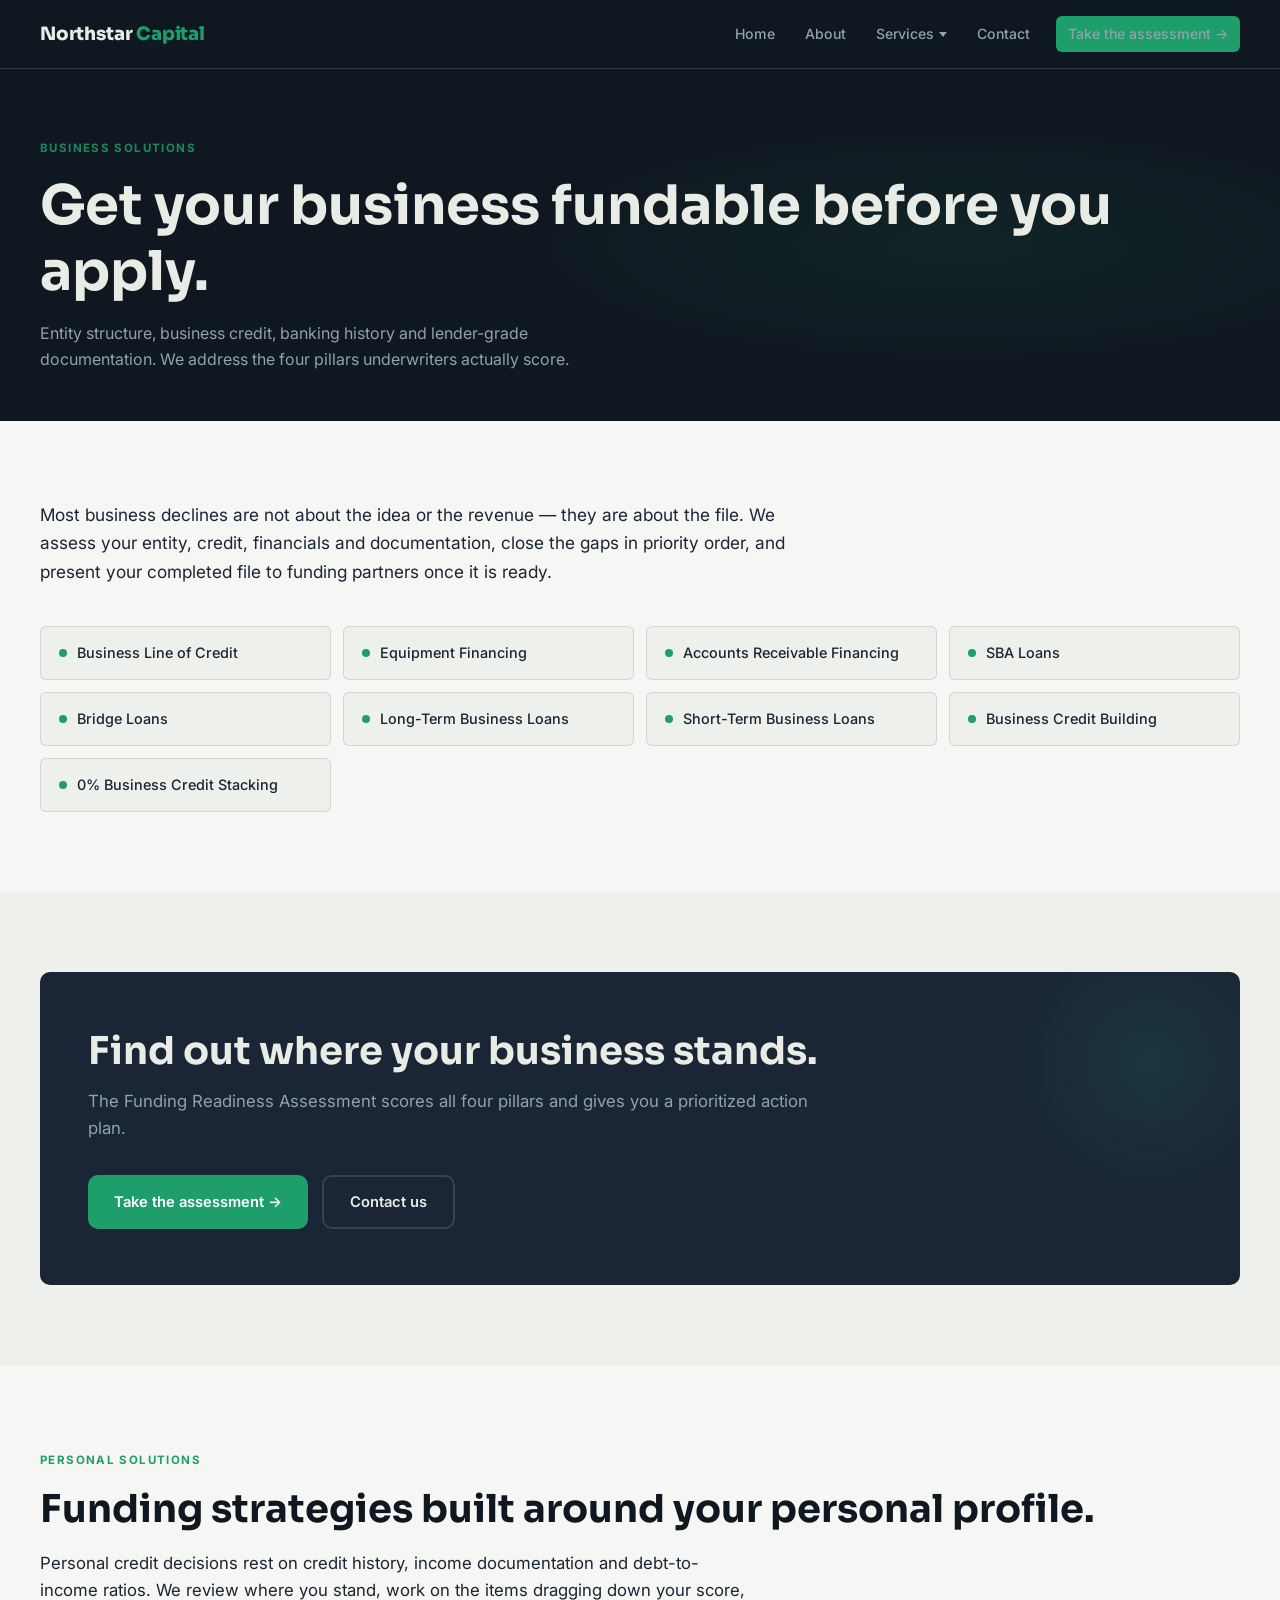
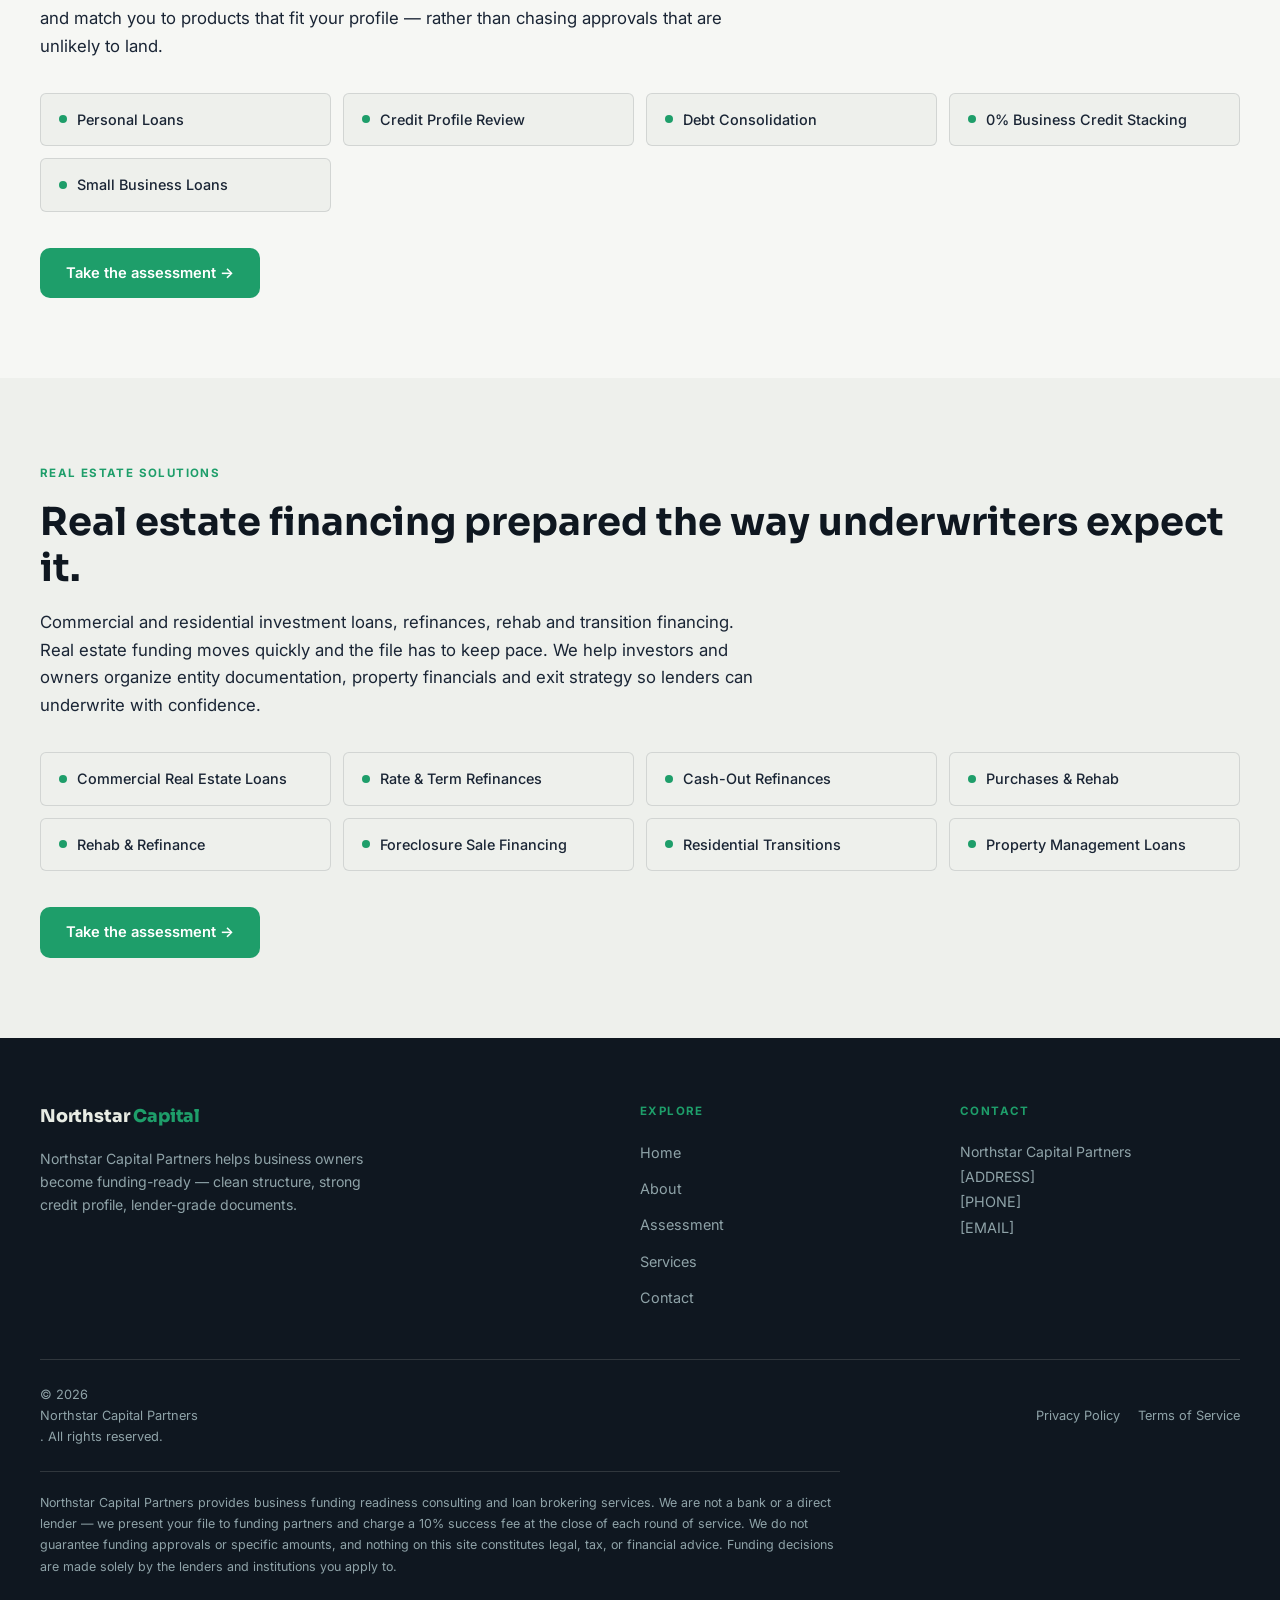
<file: standalone/business.html>
<!DOCTYPE html>
<html lang="en">
<head>
  <meta charset="utf-8">
  <meta name="viewport" content="width=device-width, initial-scale=1">
  <title>Funding Solutions | Northstar Capital Partners</title>
  <meta name="description" content="Business, personal, and real estate funding solutions. Northstar Capital Partners prepares your file so lenders can underwrite with confidence.">
  <link rel="stylesheet" href="https://fonts.googleapis.com/css2?family=Sora:wght@400;500;600;700;800&family=Inter:wght@400;500;600;700&display=swap">
<style>
/* ============================================================
   Northstar Capital Partners — Static Site Stylesheet
   Brand: Sora (headings) · Inter (body)
   Palette: #0F1720 dark | #F6F7F4 light | #1E9E6A emerald | #3B5BDB slate-blue
   ============================================================ */

/* ---------- Google Fonts ---------- */
/* ---------- Design Tokens ---------- */
:root {
  /* Colors */
  --ink:           #0F1720;
  --ink-700:       #1a2535;
  --ink-500:       #2e3d52;
  --surface-1:     #F6F7F4;
  --surface-2:     #eef0ec;
  --surface-3:     #e4e6e0;
  --emerald:       #1E9E6A;
  --emerald-dark:  #178557;
  --slate-blue:    #3B5BDB;
  --slate-dark:    #2d47bf;
  --on-dark:       #e8ece4;
  --on-dark-muted: #8fa3a8;
  --border:        rgba(15,23,32,0.12);
  --border-dark:   rgba(232,236,228,0.15);

  /* Typography */
  --font-head:  'Sora', sans-serif;
  --font-body:  'Inter', sans-serif;

  /* Layout */
  --wrap:    1200px;
  --radius:  10px;
  --radius-sm: 6px;

  /* Fee / Brand (changed in app.js) */
  --success-fee: 10%;
}

/* ---------- Reset ---------- */
*, *::before, *::after { box-sizing: border-box; margin: 0; padding: 0; }
html { scroll-behavior: smooth; }
body {
  font-family: var(--font-body);
  font-size: 1rem;
  line-height: 1.65;
  color: var(--ink);
  background: var(--surface-1);
  -webkit-font-smoothing: antialiased;
}
img, svg { display: block; max-width: 100%; }
a { color: inherit; text-decoration: none; }
button { cursor: pointer; border: none; background: none; font: inherit; }
ul, ol { list-style: none; }
address { font-style: normal; }

/* ---------- Typography ---------- */
h1, h2, h3, h4 {
  font-family: var(--font-head);
  font-weight: 700;
  line-height: 1.2;
}
h1 { font-size: clamp(2rem, 4.5vw, 3.4rem); }
h2 { font-size: clamp(1.6rem, 3.5vw, 2.4rem); }
h3 { font-size: clamp(1.2rem, 2.5vw, 1.6rem); }
h4 { font-size: 1.1rem; }
p { max-width: 68ch; }
em { font-style: normal; color: var(--emerald); }

/* ---------- Layout ---------- */
.wrap {
  width: min(var(--wrap), 100% - 40px);
  margin-inline: auto;
}
.section {
  padding-block: 80px;
}
.section--sm { padding-block: 48px; }
.section--dark {
  background: var(--ink);
  color: var(--on-dark);
}
.section--alt { background: var(--surface-2); }

.sec-head { margin-bottom: 52px; }
.sec-head h2 { margin-top: 12px; }
.sec-head p  { margin-top: 16px; color: var(--ink-500); max-width: 58ch; }
.sec-head.center { text-align: center; }
.sec-head.center p { margin-inline: auto; }

/* ---------- Eyebrow ---------- */
.eyebrow {
  display: inline-block;
  font-family: var(--font-body);
  font-size: 0.72rem;
  font-weight: 700;
  letter-spacing: 0.12em;
  text-transform: uppercase;
  color: var(--emerald);
}
.eyebrow--light { color: var(--emerald); opacity: .85; }

/* ---------- Skip link ---------- */
.skip-link {
  position: absolute;
  top: -100px;
  left: 0;
  background: var(--emerald);
  color: #fff;
  padding: 8px 16px;
  font-size: .85rem;
  font-weight: 600;
  z-index: 9999;
  border-radius: var(--radius-sm);
}
.skip-link:focus { top: 8px; }

/* ============================================================
   HEADER / NAV
   ============================================================ */
.site-head {
  position: sticky;
  top: 0;
  z-index: 100;
  background: var(--ink);
  border-bottom: 1px solid var(--border-dark);
}
.site-head .wrap {
  display: flex;
  align-items: center;
  gap: 24px;
  height: 68px;
}
.brandmark {
  font-family: var(--font-head);
  font-size: 1.15rem;
  font-weight: 800;
  color: var(--on-dark);
  letter-spacing: -.01em;
  white-space: nowrap;
}
.brandmark span { color: var(--emerald); }

.nav-links {
  display: flex;
  align-items: center;
  gap: 6px;
  margin-left: auto;
}
.nav-links a {
  font-size: .88rem;
  font-weight: 500;
  color: var(--on-dark-muted);
  padding: 6px 12px;
  border-radius: var(--radius-sm);
  transition: color .18s;
}
.nav-links a:hover,
.nav-links a.active { color: var(--on-dark); }

/* Dropdown */
.nav-drop { position: relative; }
.nav-drop__btn {
  display: flex;
  align-items: center;
  gap: 5px;
  font-size: .88rem;
  font-weight: 500;
  color: var(--on-dark-muted);
  padding: 6px 12px;
  border-radius: var(--radius-sm);
  transition: color .18s;
}
.nav-drop__btn:hover { color: var(--on-dark); }
.nav-drop__caret {
  display: inline-block;
  width: 0; height: 0;
  border-left: 4px solid transparent;
  border-right: 4px solid transparent;
  border-top: 5px solid currentColor;
  transition: transform .18s;
}
.nav-drop__btn[aria-expanded="true"] .nav-drop__caret { transform: rotate(180deg); }
.nav-drop__menu {
  position: absolute;
  top: calc(100% + 6px);
  left: 50%;
  transform: translateX(-50%);
  background: var(--ink-700);
  border: 1px solid var(--border-dark);
  border-radius: var(--radius);
  padding: 8px;
  min-width: 180px;
  display: none;
  flex-direction: column;
  gap: 4px;
  box-shadow: 0 8px 32px rgba(0,0,0,.3);
}
.nav-drop__menu.open { display: flex; }
.nav-drop__menu a {
  display: block;
  padding: 9px 14px;
  font-size: .88rem;
  color: var(--on-dark-muted);
  border-radius: var(--radius-sm);
}
.nav-drop__menu a:hover { background: var(--ink-500); color: var(--on-dark); }

/* Mobile toggle */
.nav-toggle {
  display: none;
  flex-direction: column;
  gap: 5px;
  padding: 6px;
  margin-left: auto;
}
.nav-toggle span {
  display: block;
  width: 24px; height: 2px;
  background: var(--on-dark);
  border-radius: 2px;
  transition: transform .2s, opacity .2s;
}
.nav-toggle.open span:nth-child(1) { transform: translateY(7px) rotate(45deg); }
.nav-toggle.open span:nth-child(2) { opacity: 0; }
.nav-toggle.open span:nth-child(3) { transform: translateY(-7px) rotate(-45deg); }

.nav-cta {
  margin-left: 8px;
}

/* Mobile nav */
.mobile-nav {
  display: none;
  position: fixed;
  inset: 68px 0 0;
  background: var(--ink);
  z-index: 99;
  padding: 24px 20px;
  overflow-y: auto;
  flex-direction: column;
  gap: 4px;
}
.mobile-nav.open { display: flex; }
.mobile-nav a {
  display: block;
  padding: 12px 16px;
  color: var(--on-dark-muted);
  font-size: 1rem;
  font-weight: 500;
  border-radius: var(--radius-sm);
}
.mobile-nav a:hover { color: var(--on-dark); background: var(--ink-700); }
.mobile-nav .btn { margin-top: 16px; text-align: center; }

/* ============================================================
   BUTTONS
   ============================================================ */
.btn {
  display: inline-flex;
  align-items: center;
  gap: 8px;
  padding: 13px 26px;
  border-radius: var(--radius);
  font-family: var(--font-body);
  font-size: .92rem;
  font-weight: 600;
  transition: background .18s, color .18s, box-shadow .18s;
  white-space: nowrap;
  cursor: pointer;
}
.btn--primary {
  background: var(--emerald);
  color: #fff;
}
.btn--primary:hover { background: var(--emerald-dark); }

.btn--slate {
  background: var(--slate-blue);
  color: #fff;
}
.btn--slate:hover { background: var(--slate-dark); }

.btn--outline {
  background: transparent;
  border: 2px solid var(--emerald);
  color: var(--emerald);
}
.btn--outline:hover { background: var(--emerald); color: #fff; }

.btn--ghost {
  background: transparent;
  border: 2px solid var(--border-dark);
  color: var(--on-dark);
}
.btn--ghost:hover { border-color: var(--emerald); color: var(--emerald); }

.btn--sm { padding: 9px 18px; font-size: .82rem; }

/* ============================================================
   TRUST BAR
   ============================================================ */
.trust-bar {
  background: var(--slate-blue);
  color: #fff;
  font-size: .82rem;
  font-weight: 500;
  text-align: center;
  padding: 10px 20px;
  letter-spacing: .015em;
}
.trust-bar strong { font-weight: 700; }

/* ============================================================
   HERO
   ============================================================ */
.hero {
  background: var(--ink);
  color: var(--on-dark);
  padding-block: 80px 64px;
  position: relative;
  overflow: hidden;
}
.hero::before {
  content: '';
  position: absolute;
  inset: 0;
  background: radial-gradient(ellipse 70% 60% at 80% 40%, rgba(30,158,106,.12) 0%, transparent 65%),
              radial-gradient(ellipse 50% 50% at 20% 70%, rgba(59,91,219,.08) 0%, transparent 60%);
  pointer-events: none;
}
.hero__grid {
  position: absolute;
  inset: 0;
  background-image: linear-gradient(var(--border-dark) 1px, transparent 1px),
                    linear-gradient(90deg, var(--border-dark) 1px, transparent 1px);
  background-size: 40px 40px;
  opacity: .35;
  pointer-events: none;
}
.hero .wrap { position: relative; z-index: 1; }

.hero__cols {
  display: grid;
  grid-template-columns: 1fr 1fr;
  gap: 60px;
  align-items: center;
}
.hero__left {}
.hero h1 { margin-top: 16px; }
.hero__sub {
  margin-top: 20px;
  font-size: 1.05rem;
  color: var(--on-dark-muted);
  max-width: 54ch;
}
.hero__ctas {
  display: flex;
  flex-wrap: wrap;
  gap: 14px;
  margin-top: 32px;
}

/* Stats row */
.stats {
  display: grid;
  grid-template-columns: repeat(3, 1fr);
  gap: 0;
  margin-top: 40px;
  padding-top: 32px;
  border-top: 1px solid var(--border-dark);
}
.stat__num {
  font-family: var(--font-head);
  font-size: 2rem;
  font-weight: 800;
  color: var(--emerald);
}
.stat__label {
  font-size: .8rem;
  color: var(--on-dark-muted);
  margin-top: 4px;
  max-width: 22ch;
  line-height: 1.4;
}

/* ============================================================
   QUIZ SHELL (preview + full)
   ============================================================ */
.quiz-shell {
  background: var(--surface-1);
  border-radius: var(--radius);
  box-shadow: 0 12px 48px rgba(0,0,0,.3);
  overflow: hidden;
}
.quiz__top {
  display: flex;
  justify-content: space-between;
  align-items: center;
  padding: 14px 20px;
  background: var(--ink-700);
  border-bottom: 1px solid var(--border-dark);
  font-size: .8rem;
  font-weight: 600;
  color: var(--on-dark-muted);
}
.quiz__bar {
  height: 3px;
  background: var(--border-dark);
  position: relative;
}
.quiz__bar-fill {
  position: absolute;
  top: 0; left: 0; height: 100%;
  background: var(--emerald);
  transition: width .4s ease;
}
.quiz__body { padding: 24px; }
.quiz__pillar {
  display: block;
  font-size: .72rem;
  font-weight: 700;
  letter-spacing: .1em;
  text-transform: uppercase;
  color: var(--emerald);
  margin-bottom: 10px;
}
.quiz__text {
  display: block;
  font-family: var(--font-head);
  font-size: 1.05rem;
  font-weight: 700;
  color: var(--ink);
  line-height: 1.35;
}
.quiz__opts {
  display: grid;
  gap: 10px;
  margin-top: 18px;
}
.quiz__opt {
  display: block;
  padding: 12px 16px;
  border: 1.5px solid var(--border);
  border-radius: var(--radius-sm);
  cursor: pointer;
  font-size: .9rem;
  color: var(--ink);
  transition: border-color .15s, background .15s;
  user-select: none;
}
.quiz__opt:hover   { border-color: var(--emerald); background: rgba(30,158,106,.06); }
.quiz__opt.selected { border-color: var(--emerald); background: rgba(30,158,106,.1); font-weight: 600; }
.quiz__opt input   { display: none; }

.quiz__nav {
  display: flex;
  justify-content: space-between;
  align-items: center;
  margin-top: 20px;
  gap: 10px;
}
.quiz__back {
  font-size: .85rem;
  font-weight: 600;
  color: var(--ink-500);
  padding: 8px 14px;
  border-radius: var(--radius-sm);
  transition: color .15s;
}
.quiz__back:hover { color: var(--ink); }
.quiz__back:disabled { opacity: .35; cursor: default; }

.quiz__next {
  background: var(--emerald);
  color: #fff;
  padding: 10px 22px;
  border-radius: var(--radius-sm);
  font-size: .88rem;
  font-weight: 600;
  transition: background .15s;
  min-width: 130px;
}
.quiz__next:hover    { background: var(--emerald-dark); }
.quiz__next:disabled { background: var(--surface-3); color: var(--ink-500); cursor: default; }

/* ============================================================
   LEAD FORM (inside quiz)
   ============================================================ */
.lead-form { padding: 24px; }
.lead-form h3 {
  font-family: var(--font-head);
  font-size: 1.2rem;
  font-weight: 700;
  margin-bottom: 6px;
}
.lead-form p { font-size: .88rem; color: var(--ink-500); margin-bottom: 20px; }

.form-group {
  display: grid;
  gap: 14px;
  margin-bottom: 16px;
}
.form-row { display: grid; grid-template-columns: 1fr 1fr; gap: 12px; }
.field { display: flex; flex-direction: column; gap: 5px; }
.field label {
  font-size: .8rem;
  font-weight: 600;
  color: var(--ink-700);
  text-transform: uppercase;
  letter-spacing: .05em;
}
.field input,
.field textarea,
.field select {
  padding: 10px 13px;
  border: 1.5px solid var(--border);
  border-radius: var(--radius-sm);
  font: inherit;
  font-size: .92rem;
  background: #fff;
  color: var(--ink);
  transition: border-color .15s, box-shadow .15s;
  width: 100%;
}
.field input:focus,
.field textarea:focus,
.field select:focus {
  outline: none;
  border-color: var(--emerald);
  box-shadow: 0 0 0 3px rgba(30,158,106,.12);
}
.field textarea { resize: vertical; min-height: 100px; }
.field .required-star { color: var(--emerald); margin-left: 2px; }

.tcpa-check {
  display: flex;
  gap: 10px;
  align-items: flex-start;
  font-size: .8rem;
  color: var(--ink-500);
  line-height: 1.5;
  margin-bottom: 18px;
}
.tcpa-check input { margin-top: 3px; flex-shrink: 0; accent-color: var(--emerald); }

/* ============================================================
   RESULTS PANEL
   ============================================================ */
.results { padding: 28px 24px; }
.results__score-row {
  display: flex;
  align-items: baseline;
  gap: 10px;
  margin-bottom: 6px;
}
.results__pct {
  font-family: var(--font-head);
  font-size: 3rem;
  font-weight: 800;
  color: var(--emerald);
}
.results__band {
  font-family: var(--font-head);
  font-size: 1.2rem;
  font-weight: 700;
  color: var(--ink);
}
.results__summary {
  font-size: .93rem;
  color: var(--ink-500);
  margin-bottom: 22px;
  max-width: 60ch;
}
.results__recs h4 {
  font-family: var(--font-head);
  font-size: .85rem;
  font-weight: 700;
  text-transform: uppercase;
  letter-spacing: .08em;
  color: var(--emerald);
  margin-bottom: 12px;
}
.results__rec-list {
  display: grid;
  gap: 8px;
  margin-bottom: 24px;
}
.results__rec-item {
  display: flex;
  gap: 10px;
  font-size: .88rem;
  color: var(--ink-700);
  align-items: flex-start;
}
.results__rec-item::before {
  content: '→';
  color: var(--emerald);
  font-weight: 700;
  flex-shrink: 0;
  margin-top: 1px;
}

/* Pillar breakdown */
.pillars {
  display: grid;
  gap: 14px;
  margin-bottom: 24px;
}
.pillar-row {
  display: grid;
  grid-template-columns: 1fr auto;
  gap: 8px;
  align-items: center;
}
.pillar-row__name { font-size: .82rem; font-weight: 600; color: var(--ink-700); }
.pillar-row__bar {
  grid-column: 1 / -1;
  height: 6px;
  background: var(--surface-3);
  border-radius: 99px;
  overflow: hidden;
}
.pillar-row__fill {
  height: 100%;
  background: var(--emerald);
  border-radius: 99px;
  transition: width .6s ease;
}
.pillar-row__pct { font-size: .78rem; font-weight: 600; color: var(--emerald); }

.results__cta {
  background: var(--surface-2);
  border-radius: var(--radius-sm);
  padding: 16px 20px;
  font-size: .88rem;
  color: var(--ink-700);
}
.results__cta strong { color: var(--ink); }

/* ============================================================
   CARDS (services, etc.)
   ============================================================ */
.cards {
  display: grid;
  grid-template-columns: repeat(auto-fit, minmax(280px, 1fr));
  gap: 24px;
}
.card {
  background: var(--surface-1);
  border: 1px solid var(--border);
  border-radius: var(--radius);
  padding: 32px 28px;
  transition: box-shadow .2s, transform .2s;
}
.card:hover { box-shadow: 0 8px 32px rgba(0,0,0,.08); transform: translateY(-2px); }
.card--dark {
  background: var(--ink-700);
  border-color: var(--border-dark);
  color: var(--on-dark);
}
.card h3 { margin-top: 0; }
.card p { font-size: .93rem; color: var(--ink-500); margin-top: 12px; }
.card--dark p { color: var(--on-dark-muted); }
.card__tag {
  display: inline-block;
  font-size: .7rem;
  font-weight: 700;
  letter-spacing: .1em;
  text-transform: uppercase;
  color: var(--emerald);
  margin-bottom: 14px;
}

/* ============================================================
   TWO-COLUMN SPLIT
   ============================================================ */
.split {
  display: grid;
  grid-template-columns: 1fr 1fr;
  gap: 60px;
  align-items: center;
}
.split__art {
  display: flex;
  justify-content: center;
  align-items: center;
  padding: 32px;
  background: var(--ink-700);
  border-radius: var(--radius);
  min-height: 300px;
  color: var(--on-dark-muted);
  font-size: .9rem;
  text-align: center;
}

/* ============================================================
   MARKETS / CHIPS
   ============================================================ */
.markets {
  display: flex;
  flex-wrap: wrap;
  gap: 10px;
  margin-top: 24px;
}
.market {
  background: var(--surface-2);
  border: 1px solid var(--border);
  border-radius: 999px;
  padding: 6px 16px;
  font-size: .82rem;
  font-weight: 600;
  color: var(--ink-700);
}

/* ============================================================
   VALUES / STANDARDS LIST
   ============================================================ */
.values { display: grid; gap: 0; }
.value-row {
  display: flex;
  gap: 24px;
  align-items: flex-start;
  padding-block: 28px;
  border-bottom: 1px solid var(--border);
}
.value-row:last-child { border-bottom: none; }
.value-n {
  font-family: var(--font-head);
  font-size: .75rem;
  font-weight: 700;
  color: var(--emerald);
  letter-spacing: .08em;
  white-space: nowrap;
  min-width: 28px;
  padding-top: 3px;
}
.value-row h4 { font-size: 1rem; }
.value-row p  { font-size: .92rem; color: var(--ink-500); margin-top: 6px; }

/* ============================================================
   PROCESS RAIL
   ============================================================ */
.process {
  background: var(--ink);
  color: var(--on-dark);
}
.rail {
  display: grid;
  grid-template-columns: repeat(auto-fit, minmax(220px, 1fr));
  gap: 0;
  margin-top: 48px;
  border-top: 1px solid var(--border-dark);
}
.rail__step {
  padding: 40px 32px 32px;
  border-right: 1px solid var(--border-dark);
}
.rail__step:last-child { border-right: none; }
.rail__n {
  display: inline-flex;
  align-items: center;
  gap: 10px;
  font-family: var(--font-body);
  font-size: .72rem;
  font-weight: 700;
  letter-spacing: .12em;
  text-transform: uppercase;
  color: var(--emerald);
}
.rail__step h3 { color: var(--on-dark); margin-top: 16px; font-size: 1.2rem; }
.rail__step p  { color: var(--on-dark-muted); margin-top: 8px; font-size: .92rem; }

/* ============================================================
   FACTS TABLE
   ============================================================ */
.facts {
  display: grid;
  grid-template-columns: repeat(auto-fit, minmax(200px, 1fr));
  gap: 0;
  border: 1px solid var(--border);
  border-radius: var(--radius);
  overflow: hidden;
  margin-top: 44px;
}
.fact {
  padding: 24px 28px;
  border-right: 1px solid var(--border);
}
.fact:last-child { border-right: none; }
.fact__k { font-size: .78rem; font-weight: 700; text-transform: uppercase; letter-spacing: .08em; color: var(--emerald); margin-bottom: 6px; }
.fact__v { font-size: .92rem; color: var(--ink-700); font-weight: 500; }

/* ============================================================
   CTA BAND
   ============================================================ */
.cta-band {
  background: var(--ink-700);
  border-radius: var(--radius);
  padding: 56px 48px;
  color: var(--on-dark);
  position: relative;
  overflow: hidden;
}
.cta-band::before {
  content: '';
  position: absolute;
  top: -60px; right: -60px;
  width: 300px; height: 300px;
  background: radial-gradient(circle, rgba(30,158,106,.15) 0%, transparent 65%);
  pointer-events: none;
}
.cta-band h2 { color: var(--on-dark); }
.cta-band p  { color: var(--on-dark-muted); margin-top: 14px; font-size: 1.05rem; }
.cta-band .btn-row {
  display: flex; flex-wrap: wrap; gap: 14px; margin-top: 32px;
}

/* ============================================================
   CONTACT FORM PAGE
   ============================================================ */
.contact-grid {
  display: grid;
  grid-template-columns: 1fr 380px;
  gap: 60px;
  align-items: start;
}
.contact-form { }
.contact-aside {
  background: var(--surface-2);
  border: 1px solid var(--border);
  border-radius: var(--radius);
  padding: 32px 28px;
}
.contact-aside h3 { font-size: 1.05rem; }
.contact-aside p, .contact-aside address {
  font-size: .9rem;
  color: var(--ink-500);
  margin-top: 10px;
  line-height: 1.8;
}

/* ============================================================
   ABOUT — STATS ROW
   ============================================================ */
.about-stats {
  display: grid;
  grid-template-columns: repeat(4, 1fr);
  gap: 0;
  border-radius: var(--radius);
  overflow: hidden;
  background: var(--ink);
  color: var(--on-dark);
  margin-block: 48px;
}
.about-stat {
  padding: 36px 28px;
  border-right: 1px solid var(--border-dark);
}
.about-stat:last-child { border-right: none; }
.about-stat__num {
  font-family: var(--font-head);
  font-size: 2.2rem;
  font-weight: 800;
  color: var(--emerald);
}
.about-stat__label { font-size: .82rem; color: var(--on-dark-muted); margin-top: 6px; line-height: 1.4; }

/* ============================================================
   SOLUTION MARKETS LIST
   ============================================================ */
.sol-markets {
  display: grid;
  grid-template-columns: repeat(auto-fill, minmax(240px, 1fr));
  gap: 12px;
  margin-top: 28px;
}
.sol-market {
  display: flex;
  gap: 10px;
  align-items: center;
  padding: 14px 18px;
  background: var(--surface-2);
  border: 1px solid var(--border);
  border-radius: var(--radius-sm);
  font-size: .9rem;
  font-weight: 500;
  color: var(--ink-700);
}
.sol-market::before {
  content: '';
  width: 8px; height: 8px;
  background: var(--emerald);
  border-radius: 50%;
  flex-shrink: 0;
}

/* ============================================================
   FOOTER
   ============================================================ */
.site-foot {
  background: var(--ink);
  color: var(--on-dark);
  padding-top: 64px;
}
.foot-top {
  display: grid;
  grid-template-columns: 2fr 1fr 1fr;
  gap: 40px;
  padding-bottom: 48px;
  border-bottom: 1px solid var(--border-dark);
}
.foot-brand .brandmark { font-size: 1.1rem; }
.foot-brand p { font-size: .88rem; color: var(--on-dark-muted); margin-top: 16px; max-width: 40ch; }
.foot-label {
  font-size: .72rem;
  font-weight: 700;
  letter-spacing: .12em;
  text-transform: uppercase;
  color: var(--emerald);
  margin-bottom: 18px;
}
.foot-col ul { display: grid; gap: 10px; }
.foot-col a { font-size: .9rem; color: var(--on-dark-muted); transition: color .15s; }
.foot-col a:hover { color: var(--on-dark); }
.foot-col address { font-size: .88rem; color: var(--on-dark-muted); line-height: 1.8; }
.foot-col address a { color: var(--on-dark-muted); }
.foot-col address a:hover { color: var(--emerald); }

.foot-bottom {
  display: flex;
  justify-content: space-between;
  align-items: center;
  flex-wrap: wrap;
  gap: 12px;
  padding-block: 24px;
  font-size: .8rem;
  color: var(--on-dark-muted);
}
.foot-bottom span:last-child { display: flex; gap: 18px; }
.foot-bottom a { color: var(--on-dark-muted); }
.foot-bottom a:hover { color: var(--emerald); }

.foot-disclaimer {
  padding: 20px 0 32px;
  font-size: .78rem;
  color: var(--on-dark-muted);
  line-height: 1.7;
  border-top: 1px solid var(--border-dark);
  max-width: 100ch;
}

/* ============================================================
   ASSESSMENT — FULL QUIZ PAGE
   ============================================================ */
.assessment-hero {
  background: var(--ink);
  color: var(--on-dark);
  padding-block: 64px 48px;
  position: relative;
  overflow: hidden;
}
.assessment-hero::before {
  content: '';
  position: absolute;
  inset: 0;
  background: radial-gradient(ellipse 60% 60% at 75% 50%, rgba(30,158,106,.1) 0%, transparent 60%);
  pointer-events: none;
}
.assessment-hero .wrap { position: relative; z-index: 1; }
.assessment-hero h1 { margin-top: 14px; }
.assessment-hero p  { margin-top: 16px; color: var(--on-dark-muted); max-width: 60ch; }

.quiz-container {
  max-width: 700px;
  margin-inline: auto;
  background: var(--surface-1);
  border-radius: var(--radius);
  border: 1px solid var(--border);
  box-shadow: 0 4px 24px rgba(0,0,0,.07);
  overflow: hidden;
}
.quiz-q { display: none; padding: 32px 36px; }
.quiz-q.active { display: block; }

/* ============================================================
   SUCCESS MESSAGE
   ============================================================ */
.success-msg {
  background: rgba(30,158,106,.08);
  border: 1.5px solid var(--emerald);
  border-radius: var(--radius);
  padding: 20px 24px;
  font-size: .92rem;
  color: var(--ink-700);
  margin-top: 16px;
  display: none;
}
.success-msg.show { display: block; }

/* ============================================================
   MINI-QUIZ PREVIEW (homepage hero aside)
   ============================================================ */
.mini-quiz { min-width: 0; }
.mini-quiz .quiz-body { padding: 24px; }
.mini-quiz .quiz__opt { font-size: .85rem; padding: 10px 14px; }

/* ============================================================
   RESPONSIVE
   ============================================================ */
@media (max-width: 960px) {
  .hero__cols   { grid-template-columns: 1fr; gap: 40px; }
  .split        { grid-template-columns: 1fr; gap: 40px; }
  .contact-grid { grid-template-columns: 1fr; }
  .about-stats  { grid-template-columns: 1fr 1fr; }
  .foot-top     { grid-template-columns: 1fr 1fr; }
  .stats        { grid-template-columns: 1fr; gap: 24px; }
  .rail         { grid-template-columns: 1fr; }
  .rail__step   { border-right: none; border-bottom: 1px solid var(--border-dark); }
  .rail__step:last-child { border-bottom: none; }
  .hero__aside  { max-width: 520px; }
}

@media (max-width: 680px) {
  h1 { font-size: 2rem; }
  h2 { font-size: 1.5rem; }
  .section { padding-block: 56px; }
  .nav-links     { display: none; }
  .nav-toggle    { display: flex; }
  .about-stats   { grid-template-columns: 1fr 1fr; }
  .foot-top      { grid-template-columns: 1fr; }
  .facts         { grid-template-columns: 1fr; }
  .fact          { border-right: none; border-bottom: 1px solid var(--border); }
  .fact:last-child { border-bottom: none; }
  .cta-band      { padding: 36px 24px; }
  .quiz-q        { padding: 24px 20px; }
  .form-row      { grid-template-columns: 1fr; }
  .results__pct  { font-size: 2.2rem; }
  .about-stats   { grid-template-columns: 1fr; }
  .about-stat    { border-right: none; border-bottom: 1px solid var(--border-dark); }
}

@media (max-width: 400px) {
  .wrap { width: calc(100% - 24px); }
  .stats { gap: 16px; }
}

</style>
  <link rel="preconnect" href="https://fonts.googleapis.com">
  <link rel="preconnect" href="https://fonts.gstatic.com" crossorigin>
</head>
<body>

<a class="skip-link" href="#main">Skip to content</a>

<!-- HEADER -->
<header class="site-head">
  <div class="wrap">
    <a href="index.html" class="brandmark" aria-label="Northstar Capital Partners — Home">
      Northstar <span>Capital</span>
    </a>
    <nav class="nav-links" aria-label="Primary navigation">
      <a href="index.html">Home</a>
      <a href="about.html">About</a>
      <div class="nav-drop">
        <button class="nav-drop__btn" type="button" aria-expanded="false" aria-haspopup="true">
          Services <span class="nav-drop__caret" aria-hidden="true"></span>
        </button>
        <div class="nav-drop__menu" role="menu">
          <a href="business.html" role="menuitem" class="active">Business</a>
          <a href="business.html#personal" role="menuitem">Personal</a>
          <a href="business.html#real-estate" role="menuitem">Real Estate</a>
        </div>
      </div>
      <a href="contact.html">Contact</a>
      <a href="assessment.html" class="btn btn--primary btn--sm nav-cta">Take the assessment →</a>
    </nav>
    <button class="nav-toggle" id="nav-toggle" type="button" aria-label="Toggle menu" aria-expanded="false">
      <span></span><span></span><span></span>
    </button>
  </div>
</header>

<nav class="mobile-nav" id="mobile-nav" aria-label="Mobile navigation">
  <a href="index.html">Home</a>
  <a href="about.html">About</a>
  <a href="business.html">Services</a>
  <a href="contact.html">Contact</a>
  <a href="assessment.html" class="btn btn--primary">Take the assessment →</a>
</nav>

<!-- MAIN -->
<main id="main">

  <!-- ── BUSINESS SOLUTIONS ── -->
  <section class="assessment-hero" aria-labelledby="biz-h1">
    <div class="wrap">
      <span class="eyebrow eyebrow--light">Business Solutions</span>
      <h1 id="biz-h1">Get your business fundable before you apply.</h1>
      <p>
        Entity structure, business credit, banking history and lender-grade documentation.
        We address the four pillars underwriters actually score.
      </p>
    </div>
  </section>

  <section class="section">
    <div class="wrap">
      <p style="font-size:1.08rem;max-width:68ch;color:var(--ink-700)">
        Most business declines are not about the idea or the revenue — they are about the file.
        We assess your entity, credit, financials and documentation, close the gaps in priority order,
        and present your completed file to funding partners once it is ready.
      </p>

      <div class="sol-markets" style="margin-top:40px">
        <div class="sol-market">Business Line of Credit</div>
        <div class="sol-market">Equipment Financing</div>
        <div class="sol-market">Accounts Receivable Financing</div>
        <div class="sol-market">SBA Loans</div>
        <div class="sol-market">Bridge Loans</div>
        <div class="sol-market">Long-Term Business Loans</div>
        <div class="sol-market">Short-Term Business Loans</div>
        <div class="sol-market">Business Credit Building</div>
        <div class="sol-market">0% Business Credit Stacking</div>
      </div>
    </div>
  </section>

  <!-- CTA -->
  <section class="section section--alt">
    <div class="wrap">
      <div class="cta-band">
        <h2>Find out where your business stands.</h2>
        <p>The Funding Readiness Assessment scores all four pillars and gives you a prioritized action plan.</p>
        <div class="btn-row">
          <a href="assessment.html" class="btn btn--primary">Take the assessment →</a>
          <a href="contact.html"    class="btn btn--ghost">Contact us</a>
        </div>
      </div>
    </div>
  </section>

  <!-- ── PERSONAL SOLUTIONS ── -->
  <section class="section" id="personal" aria-labelledby="personal-h2">
    <div class="wrap">
      <span class="eyebrow">Personal Solutions</span>
      <h2 id="personal-h2" style="margin-top:14px">Funding strategies built around your personal profile.</h2>
      <p style="margin-top:18px;font-size:1.05rem;max-width:65ch;color:var(--ink-700)">
        Personal credit decisions rest on credit history, income documentation and debt-to-income ratios.
        We review where you stand, work on the items dragging down your score, and match you to products
        that fit your profile — rather than chasing approvals that are unlikely to land.
      </p>

      <div class="sol-markets" style="margin-top:32px">
        <div class="sol-market">Personal Loans</div>
        <div class="sol-market">Credit Profile Review</div>
        <div class="sol-market">Debt Consolidation</div>
        <div class="sol-market">0% Business Credit Stacking</div>
        <div class="sol-market">Small Business Loans</div>
      </div>

      <div style="margin-top:36px">
        <a href="assessment.html" class="btn btn--primary">Take the assessment →</a>
      </div>
    </div>
  </section>

  <!-- ── REAL ESTATE SOLUTIONS ── -->
  <section class="section section--alt" id="real-estate" aria-labelledby="re-h2">
    <div class="wrap">
      <span class="eyebrow">Real Estate Solutions</span>
      <h2 id="re-h2" style="margin-top:14px">Real estate financing prepared the way underwriters expect it.</h2>
      <p style="margin-top:18px;font-size:1.05rem;max-width:65ch;color:var(--ink-700)">
        Commercial and residential investment loans, refinances, rehab and transition financing.
        Real estate funding moves quickly and the file has to keep pace. We help investors and owners
        organize entity documentation, property financials and exit strategy so lenders can underwrite
        with confidence.
      </p>

      <div class="sol-markets" style="margin-top:32px">
        <div class="sol-market">Commercial Real Estate Loans</div>
        <div class="sol-market">Rate &amp; Term Refinances</div>
        <div class="sol-market">Cash-Out Refinances</div>
        <div class="sol-market">Purchases &amp; Rehab</div>
        <div class="sol-market">Rehab &amp; Refinance</div>
        <div class="sol-market">Foreclosure Sale Financing</div>
        <div class="sol-market">Residential Transitions</div>
        <div class="sol-market">Property Management Loans</div>
      </div>

      <div style="margin-top:36px">
        <a href="assessment.html" class="btn btn--primary">Take the assessment →</a>
      </div>
    </div>
  </section>

</main>

<!-- FOOTER -->
<footer class="site-foot" aria-label="Site footer">
  <div class="wrap">
    <div class="foot-top">
      <div class="foot-brand">
        <span class="brandmark">Northstar <span>Capital</span></span>
        <p><span data-brand></span> helps business owners become funding-ready — clean structure, strong credit profile, lender-grade documents.</p>
      </div>
      <div class="foot-col">
        <div class="foot-label">Explore</div>
        <ul>
          <li><a href="index.html">Home</a></li>
          <li><a href="about.html">About</a></li>
          <li><a href="assessment.html">Assessment</a></li>
          <li><a href="business.html">Services</a></li>
          <li><a href="contact.html">Contact</a></li>
        </ul>
      </div>
      <div class="foot-col">
        <div class="foot-label">Contact</div>
        <address>
          <span data-brand></span><br>
          [ADDRESS]<br>
          <a href="tel:[PHONE]">[PHONE]</a><br>
          <a href="mailto:[EMAIL]">[EMAIL]</a>
        </address>
      </div>
    </div>
    <div class="foot-bottom">
      <span>© 2026 <span data-brand></span>. All rights reserved.</span>
      <span>
        <a href="#">Privacy Policy</a>
        <a href="#">Terms of Service</a>
      </span>
    </div>
    <p class="foot-disclaimer">
      <span data-brand></span> provides business funding readiness consulting and loan brokering services.
      We are not a bank or a direct lender — we present your file to funding partners and charge a
      <span data-fee></span> success fee at the close of each round of service.
      We do not guarantee funding approvals or specific amounts, and nothing on this site constitutes legal,
      tax, or financial advice. Funding decisions are made solely by the lenders and institutions you apply to.
    </p>
  </div>
</footer>

<script>
/* ============================================================
   Northstar Capital Partners — app.js
   ============================================================
   CONFIGURATION — change these in one place and they propagate
   throughout the site automatically.
   ============================================================ */
const BRAND_NAME     = 'Northstar Capital Partners';
const BRAND_SHORT    = 'Northstar Capital';
const SUCCESS_FEE    = '10%';           // e.g. change to '8%' → updates all copy
const LEAD_WEBHOOK_URL = '';            // ← paste your GHL inbound webhook URL here

/* ============================================================
   ASSESSMENT QUESTIONS
   9 questions across 4 pillars.
   Max points per question = 3.  Grand total = 27 pts.
   Pillar maximums: Entity & Structure 9 | Credit Profile 6 |
                    Financials 9         | Documentation 3
   ============================================================ */
const QUESTIONS = [
  /* ── ENTITY & STRUCTURE (3 questions, max 9 pts) ── */
  {
    id: 'entity_structure',
    pillar: 'Entity & Structure',
    pillarKey: 'entity',
    q: 'How is your business legally registered?',
    options: [
      { label: 'Active LLC or corporation in good standing with the state', points: 3 },
      { label: 'Registered, but filings or state standing need attention',   points: 2 },
      { label: 'Sole proprietor or DBA only',                               points: 1 },
      { label: 'Not formally registered yet',                               points: 0 },
    ],
  },
  {
    id: 'ein_bank',
    pillar: 'Entity & Structure',
    pillarKey: 'entity',
    q: 'Do you have an EIN and a dedicated business bank account?',
    options: [
      { label: 'Yes — EIN issued and a business account used for all revenue',      points: 3 },
      { label: 'Yes — but personal and business funds still flow through one account', points: 2 },
      { label: 'EIN only, no separate business bank account',                        points: 1 },
      { label: 'Neither yet',                                                        points: 0 },
    ],
  },
  {
    id: 'business_age',
    pillar: 'Entity & Structure',
    pillarKey: 'entity',
    q: 'How long has the business been actively operating?',
    options: [
      { label: '2 years or more',                 points: 3 },
      { label: '12 – 24 months',                  points: 2 },
      { label: '6 – 12 months',                   points: 1 },
      { label: 'Under 6 months or pre-revenue',   points: 0 },
    ],
  },

  /* ── CREDIT PROFILE (2 questions, max 6 pts) ── */
  {
    id: 'personal_credit',
    pillar: 'Credit Profile',
    pillarKey: 'credit',
    q: 'Which range best describes your personal credit score?',
    options: [
      { label: '720 or above, with low utilization',           points: 3 },
      { label: '660 – 719',                                    points: 2 },
      { label: '580 – 659',                                    points: 1 },
      { label: 'Below 580, or recent derogatory marks on file', points: 0 },
    ],
  },
  {
    id: 'biz_tradelines',
    pillar: 'Credit Profile',
    pillarKey: 'credit',
    q: 'Does your business have trade lines reporting to D&B, Experian Business, or Equifax Business?',
    options: [
      { label: 'Yes — multiple accounts reporting to all three bureaus', points: 3 },
      { label: 'Yes — one or two accounts reporting to at least one bureau', points: 2 },
      { label: 'We have accounts but nothing is reporting yet',           points: 1 },
      { label: 'No business credit profile established',                  points: 0 },
    ],
  },

  /* ── FINANCIALS (3 questions, max 9 pts) ── */
  {
    id: 'revenue',
    pillar: 'Financials',
    pillarKey: 'financials',
    q: 'What is your average monthly gross revenue over the past six months?',
    options: [
      { label: '$30,000 or more',       points: 3 },
      { label: '$10,000 – $29,999',     points: 2 },
      { label: '$1 – $9,999',           points: 1 },
      { label: 'No revenue yet',        points: 0 },
    ],
  },
  {
    id: 'deposits',
    pillar: 'Financials',
    pillarKey: 'financials',
    q: 'Are your business bank deposits consistent from month to month?',
    options: [
      { label: 'Yes — relatively steady with no major unexplained gaps',          points: 3 },
      { label: 'Mostly — some variation but a clear upward or stable trend',      points: 2 },
      { label: 'Irregular — significant swings or occasional months with nothing', points: 1 },
      { label: 'No business account to track deposits yet',                        points: 0 },
    ],
  },
  {
    id: 'books',
    pillar: 'Financials',
    pillarKey: 'financials',
    q: 'Are your books current and are your last two years of tax returns filed?',
    options: [
      { label: 'Yes — bookkeeping is up to date and both returns are filed', points: 3 },
      { label: 'Bookkeeping is current but one return is still pending',      points: 2 },
      { label: 'Neither is fully current but we are working on it',          points: 1 },
      { label: 'No formal bookkeeping and returns are behind',               points: 0 },
    ],
  },

  /* ── DOCUMENTATION (1 question, max 3 pts) ── */
  {
    id: 'docs',
    pillar: 'Documentation',
    pillarKey: 'docs',
    q: 'Which documents could you produce today if a lender asked?',
    options: [
      { label: 'All of: 3 months bank statements, P&L, balance sheet, tax returns, articles of org. + EIN letter', points: 3 },
      { label: 'Most of the above — missing one or two items',                                                      points: 2 },
      { label: 'Some — bank statements and maybe one other',                                                        points: 1 },
      { label: 'None of the above are ready',                                                                       points: 0 },
    ],
  },
];

/* ============================================================
   SCORING BANDS
   threshold = score / maxScore  (27 pts)
   ============================================================ */
const BANDS = [
  {
    min: 0.80,
    name: 'Funding Ready',
    summary: `Your profile is in strong shape. The priority now is approaching the right funding products in the right sequence so you do not waste inquiries or leave capacity on the table.`,
    recommendations: [
      'Sequence applications so your strongest products are approached first.',
      'Keep utilization low and deposits consistent throughout the application window.',
      'Have your full documentation package assembled before the first application goes out.',
    ],
  },
  {
    min: 0.60,
    name: 'Nearly Ready',
    summary: `You are close. A short list of fixable gaps is standing between you and materially better offers — most can be closed in weeks, not months.`,
    recommendations: [
      'Close the two or three lowest-scoring areas before submitting applications.',
      'Strengthen business trade lines so the credit profile stands on its own.',
      'Tighten bank statement presentation and bring bookkeeping fully current.',
    ],
  },
  {
    min: 0.35,
    name: 'Building',
    summary: `The foundation is partly in place, but applying today would likely produce declines or expensive offers. Focus on entity structure and credit reporting first — those items need time to season.`,
    recommendations: [
      'Completely separate business and personal finances.',
      'Begin reporting business trade lines now so history can age.',
      'Address derogatory items and high utilization on the personal side.',
      'Get bookkeeping current and returns filed.',
    ],
  },
  {
    min: 0,
    name: 'Foundation Stage',
    summary: `Do not apply yet. Submitting now would cost you inquiries and declines without changing the outcome. The good news: foundation work moves fast once you start.`,
    recommendations: [
      'Register the entity properly and verify good standing with your state.',
      'Obtain an EIN and open a dedicated business bank account.',
      'Begin building a business credit profile from zero.',
      'Establish basic bookkeeping and write a clear use-of-funds statement.',
    ],
  },
];

/* ============================================================
   PILLAR DEFINITIONS (for breakdown display)
   ============================================================ */
const PILLARS = [
  { key: 'entity',    label: 'Entity & Structure', max: 9 },
  { key: 'credit',    label: 'Credit Profile',     max: 6 },
  { key: 'financials',label: 'Financials',         max: 9 },
  { key: 'docs',      label: 'Documentation',      max: 3 },
];

const MAX_SCORE = 27; // 9 questions × 3 pts

/* ============================================================
   UTILITY — inject brand/fee tokens into page text
   ============================================================ */
function injectTokens() {
  document.querySelectorAll('[data-brand]').forEach(el => {
    el.textContent = BRAND_NAME;
  });
  document.querySelectorAll('[data-brand-short]').forEach(el => {
    el.textContent = BRAND_SHORT;
  });
  document.querySelectorAll('[data-fee]').forEach(el => {
    el.textContent = SUCCESS_FEE;
  });
}

/* ============================================================
   MOBILE NAV
   ============================================================ */
function initMobileNav() {
  const toggle  = document.getElementById('nav-toggle');
  const mobileNav = document.getElementById('mobile-nav');
  if (!toggle || !mobileNav) return;

  toggle.addEventListener('click', () => {
    const open = mobileNav.classList.toggle('open');
    toggle.classList.toggle('open', open);
    toggle.setAttribute('aria-expanded', String(open));
  });

  mobileNav.querySelectorAll('a').forEach(a => {
    a.addEventListener('click', () => {
      mobileNav.classList.remove('open');
      toggle.classList.remove('open');
      toggle.setAttribute('aria-expanded', 'false');
    });
  });
}

/* ============================================================
   SERVICES DROPDOWN (desktop)
   ============================================================ */
function initDropdown() {
  document.querySelectorAll('.nav-drop').forEach(drop => {
    const btn  = drop.querySelector('.nav-drop__btn');
    const menu = drop.querySelector('.nav-drop__menu');
    if (!btn || !menu) return;

    btn.addEventListener('click', e => {
      e.stopPropagation();
      const open = menu.classList.toggle('open');
      btn.setAttribute('aria-expanded', String(open));
    });
  });

  document.addEventListener('click', () => {
    document.querySelectorAll('.nav-drop__menu.open').forEach(m => {
      m.classList.remove('open');
      m.previousElementSibling?.setAttribute('aria-expanded', 'false');
    });
  });
}

/* ============================================================
   MINI-QUIZ (homepage hero preview)
   Clicking any option redirects to the full assessment.
   ============================================================ */
function initMiniQuiz() {
  const shell = document.getElementById('mini-quiz');
  if (!shell) return;

  shell.querySelectorAll('.quiz__opt').forEach(opt => {
    opt.addEventListener('click', () => {
      window.location.href = 'assessment.html';
    });
  });
}

/* ============================================================
   FULL ASSESSMENT QUIZ
   ============================================================ */
function initAssessmentQuiz() {
  const container = document.getElementById('assessment-quiz');
  if (!container) return;

  let currentIdx = 0;
  const answers  = new Array(QUESTIONS.length).fill(null); // points or null

  const totalEl   = container.querySelector('[data-total]');
  const currentEl = container.querySelector('[data-current]');
  const barFill   = container.querySelector('.quiz__bar-fill');

  // Build question screens
  const quizBody = container.querySelector('#quiz-steps');
  if (!quizBody) return;

  QUESTIONS.forEach((q, idx) => {
    const div = document.createElement('div');
    div.className = 'quiz-q' + (idx === 0 ? ' active' : '');
    div.id = `q-${idx}`;

    div.innerHTML = `
      <span class="quiz__pillar">${String(idx + 1).padStart(2,'0')} · ${escHtml(q.pillar)}</span>
      <p class="quiz__text">${escHtml(q.q)}</p>
      <div class="quiz__opts" id="opts-${idx}">
        ${q.options.map((o, oi) => `
          <label class="quiz__opt" data-pts="${o.points}" data-qi="${idx}" data-oi="${oi}">
            <input type="radio" name="q${idx}" value="${oi}" style="display:none">
            <span>${escHtml(o.label)}</span>
          </label>`).join('')}
      </div>
      <div class="quiz__nav">
        <button class="quiz__back" data-back type="button" ${idx === 0 ? 'disabled' : ''}>← Back</button>
        <button class="quiz__next" data-next type="button" disabled>
          ${idx === QUESTIONS.length - 1 ? 'Continue →' : 'Next →'}
        </button>
      </div>
    `;
    quizBody.appendChild(div);
  });

  // Option selection
  quizBody.addEventListener('click', e => {
    const opt = e.target.closest('.quiz__opt');
    if (!opt) return;
    const qi = parseInt(opt.dataset.qi, 10);
    // Deselect siblings
    container.querySelectorAll(`#opts-${qi} .quiz__opt`).forEach(o => o.classList.remove('selected'));
    opt.classList.add('selected');
    answers[qi] = parseInt(opt.dataset.pts, 10);
    // Enable next
    const nextBtn = container.querySelector(`#q-${qi} [data-next]`);
    if (nextBtn) nextBtn.disabled = false;
  });

  // Navigation
  quizBody.addEventListener('click', e => {
    if (e.target.closest('[data-back]')) {
      if (currentIdx > 0) goTo(currentIdx - 1);
      return;
    }
    if (e.target.closest('[data-next]')) {
      if (currentIdx < QUESTIONS.length - 1) {
        goTo(currentIdx + 1);
      } else {
        showLeadForm();
      }
    }
  });

  function goTo(idx) {
    container.querySelector(`#q-${currentIdx}`)?.classList.remove('active');
    currentIdx = idx;
    container.querySelector(`#q-${currentIdx}`)?.classList.add('active');
    updateProgress();
  }

  function updateProgress() {
    if (currentEl) currentEl.textContent = currentIdx + 1;
    if (totalEl)   totalEl.textContent   = QUESTIONS.length;
    if (barFill)   barFill.style.width   = ((currentIdx / QUESTIONS.length) * 100) + '%';
  }

  updateProgress();

  /* ── Lead capture form ── */
  function showLeadForm() {
    quizBody.style.display = 'none';
    const lf = container.querySelector('#lead-form');
    if (lf) lf.style.display = 'block';
    if (barFill) barFill.style.width = '95%';
    if (currentEl) currentEl.textContent = '✓';
  }

  /* ── Lead form submit ── */
  const leadFormEl = container.querySelector('#lead-form form');
  if (leadFormEl) {
    leadFormEl.addEventListener('submit', async e => {
      e.preventDefault();

      const score      = answers.reduce((sum, a) => sum + (a ?? 0), 0);
      const ratio      = score / MAX_SCORE;
      const band       = BANDS.find(b => ratio >= b.min);
      const pillarData = computePillars(answers);

      // Assemble hidden JSON payload
      const payload = {
        brand:          BRAND_NAME,
        full_name:      leadFormEl.querySelector('[name=full_name]')?.value || '',
        email:          leadFormEl.querySelector('[name=email]')?.value || '',
        phone:          leadFormEl.querySelector('[name=phone]')?.value || '',
        business_name:  leadFormEl.querySelector('[name=business_name]')?.value || '',
        score,
        max_score:      MAX_SCORE,
        score_pct:      Math.round(ratio * 100),
        band:           band?.name || '',
        answers:        QUESTIONS.map((q, i) => ({
          id:      q.id,
          pillar:  q.pillar,
          points:  answers[i] ?? 0,
          option:  q.options[answers[i] ?? 0]?.label || '',
        })),
        pillar_breakdown: pillarData,
        submitted_at:   new Date().toISOString(),
      };

      // Store in hidden field
      const hiddenJson = leadFormEl.querySelector('[name=answers_json]');
      if (hiddenJson) hiddenJson.value = JSON.stringify(payload);

      // POST to webhook if configured
      if (LEAD_WEBHOOK_URL) {
        try {
          await fetch(LEAD_WEBHOOK_URL, {
            method: 'POST',
            headers: { 'Content-Type': 'application/json' },
            body: JSON.stringify(payload),
          });
        } catch (err) {
          console.warn('Webhook delivery failed (results still shown):', err);
        }
      }

      // Show results
      showResults(score, ratio, band, pillarData);
    });
  }

  /* ── Results display ── */
  function showResults(score, ratio, band, pillarData) {
    container.querySelector('#lead-form').style.display = 'none';
    const resultsEl = container.querySelector('#results-panel');
    if (!resultsEl) return;
    resultsEl.style.display = 'block';

    if (barFill) barFill.style.width = '100%';

    const pct = Math.round(ratio * 100);

    // Score + band
    resultsEl.querySelector('.results__pct').textContent  = pct + '%';
    resultsEl.querySelector('.results__band').textContent = band?.name || '';
    resultsEl.querySelector('.results__summary').textContent = band?.summary || '';

    // Recommendations
    const recList = resultsEl.querySelector('.results__rec-list');
    if (recList && band?.recommendations) {
      recList.innerHTML = band.recommendations.map(r =>
        `<li class="results__rec-item">${escHtml(r)}</li>`
      ).join('');
    }

    // Pillar breakdown
    const pillarsEl = resultsEl.querySelector('.pillars');
    if (pillarsEl) {
      pillarsEl.innerHTML = PILLARS.map(p => {
        const earned  = pillarData[p.key] || 0;
        const pctPillar = Math.round((earned / p.max) * 100);
        return `
          <div class="pillar-row">
            <span class="pillar-row__name">${escHtml(p.label)}</span>
            <span class="pillar-row__pct">${pctPillar}%</span>
            <div class="pillar-row__bar">
              <div class="pillar-row__fill" style="width:${pctPillar}%"></div>
            </div>
          </div>`;
      }).join('');
    }

    // CTA blurb
    const ctaEl = resultsEl.querySelector('.results__cta');
    if (ctaEl) {
      ctaEl.innerHTML = `<strong>What's next?</strong> A member of our team will be in touch to walk through your results and map the gaps in priority order. Questions? <a href="contact.html" style="color:var(--emerald);font-weight:600">Contact us directly →</a>`;
    }
  }

  /* ── Pillar score aggregation ── */
  function computePillars(ans) {
    const totals = {};
    PILLARS.forEach(p => totals[p.key] = 0);
    QUESTIONS.forEach((q, i) => {
      totals[q.pillarKey] = (totals[q.pillarKey] || 0) + (ans[i] ?? 0);
    });
    return totals;
  }
}

/* ============================================================
   CONTACT FORM
   ============================================================ */
function initContactForm() {
  const form = document.getElementById('contact-form');
  if (!form) return;

  form.addEventListener('submit', async e => {
    e.preventDefault();

    const payload = {
      brand:   BRAND_NAME,
      name:    form.querySelector('[name=name]')?.value     || '',
      email:   form.querySelector('[name=email]')?.value    || '',
      message: form.querySelector('[name=message]')?.value  || '',
      submitted_at: new Date().toISOString(),
    };

    if (LEAD_WEBHOOK_URL) {
      try {
        await fetch(LEAD_WEBHOOK_URL, {
          method: 'POST',
          headers: { 'Content-Type': 'application/json' },
          body: JSON.stringify(payload),
        });
      } catch (err) {
        console.warn('Contact webhook error:', err);
      }
    }

    const successMsg = document.getElementById('contact-success');
    if (successMsg) {
      form.style.display = 'none';
      successMsg.classList.add('show');
    }
  });
}

/* ============================================================
   HELPERS
   ============================================================ */
function escHtml(str) {
  return String(str)
    .replace(/&/g, '&amp;')
    .replace(/</g, '&lt;')
    .replace(/>/g, '&gt;')
    .replace(/"/g, '&quot;');
}

/* ============================================================
   INIT
   ============================================================ */
document.addEventListener('DOMContentLoaded', () => {
  injectTokens();
  initMobileNav();
  initDropdown();
  initMiniQuiz();
  initAssessmentQuiz();
  initContactForm();
});

</script>
</body>
</html>
</file>
<file: assets/styles.css>
/* ============================================================
   Northstar Capital Partners — Static Site Stylesheet
   Brand: Sora (headings) · Inter (body)
   Palette: #0F1720 dark | #F6F7F4 light | #1E9E6A emerald | #3B5BDB slate-blue
   ============================================================ */

/* ---------- Google Fonts ---------- */
@import url('https://fonts.googleapis.com/css2?family=Sora:wght@400;500;600;700;800&family=Inter:wght@400;500;600;700&display=swap');

/* ---------- Design Tokens ---------- */
:root {
  /* Colors */
  --ink:           #0F1720;
  --ink-700:       #1a2535;
  --ink-500:       #2e3d52;
  --surface-1:     #F6F7F4;
  --surface-2:     #eef0ec;
  --surface-3:     #e4e6e0;
  --emerald:       #1E9E6A;
  --emerald-dark:  #178557;
  --slate-blue:    #3B5BDB;
  --slate-dark:    #2d47bf;
  --on-dark:       #e8ece4;
  --on-dark-muted: #8fa3a8;
  --border:        rgba(15,23,32,0.12);
  --border-dark:   rgba(232,236,228,0.15);

  /* Typography */
  --font-head:  'Sora', sans-serif;
  --font-body:  'Inter', sans-serif;

  /* Layout */
  --wrap:    1200px;
  --radius:  10px;
  --radius-sm: 6px;

  /* Fee / Brand (changed in app.js) */
  --success-fee: 10%;
}

/* ---------- Reset ---------- */
*, *::before, *::after { box-sizing: border-box; margin: 0; padding: 0; }
html { scroll-behavior: smooth; }
body {
  font-family: var(--font-body);
  font-size: 1rem;
  line-height: 1.65;
  color: var(--ink);
  background: var(--surface-1);
  -webkit-font-smoothing: antialiased;
}
img, svg { display: block; max-width: 100%; }
a { color: inherit; text-decoration: none; }
button { cursor: pointer; border: none; background: none; font: inherit; }
ul, ol { list-style: none; }
address { font-style: normal; }

/* ---------- Typography ---------- */
h1, h2, h3, h4 {
  font-family: var(--font-head);
  font-weight: 700;
  line-height: 1.2;
}
h1 { font-size: clamp(2rem, 4.5vw, 3.4rem); }
h2 { font-size: clamp(1.6rem, 3.5vw, 2.4rem); }
h3 { font-size: clamp(1.2rem, 2.5vw, 1.6rem); }
h4 { font-size: 1.1rem; }
p { max-width: 68ch; }
em { font-style: normal; color: var(--emerald); }

/* ---------- Layout ---------- */
.wrap {
  width: min(var(--wrap), 100% - 40px);
  margin-inline: auto;
}
.section {
  padding-block: 80px;
}
.section--sm { padding-block: 48px; }
.section--dark {
  background: var(--ink);
  color: var(--on-dark);
}
.section--alt { background: var(--surface-2); }

.sec-head { margin-bottom: 52px; }
.sec-head h2 { margin-top: 12px; }
.sec-head p  { margin-top: 16px; color: var(--ink-500); max-width: 58ch; }
.sec-head.center { text-align: center; }
.sec-head.center p { margin-inline: auto; }

/* ---------- Eyebrow ---------- */
.eyebrow {
  display: inline-block;
  font-family: var(--font-body);
  font-size: 0.72rem;
  font-weight: 700;
  letter-spacing: 0.12em;
  text-transform: uppercase;
  color: var(--emerald);
}
.eyebrow--light { color: var(--emerald); opacity: .85; }

/* ---------- Skip link ---------- */
.skip-link {
  position: absolute;
  top: -100px;
  left: 0;
  background: var(--emerald);
  color: #fff;
  padding: 8px 16px;
  font-size: .85rem;
  font-weight: 600;
  z-index: 9999;
  border-radius: var(--radius-sm);
}
.skip-link:focus { top: 8px; }

/* ============================================================
   HEADER / NAV
   ============================================================ */
.site-head {
  position: sticky;
  top: 0;
  z-index: 100;
  background: var(--ink);
  border-bottom: 1px solid var(--border-dark);
}
.site-head .wrap {
  display: flex;
  align-items: center;
  gap: 24px;
  height: 68px;
}
.brandmark {
  font-family: var(--font-head);
  font-size: 1.15rem;
  font-weight: 800;
  color: var(--on-dark);
  letter-spacing: -.01em;
  white-space: nowrap;
}
.brandmark span { color: var(--emerald); }

.nav-links {
  display: flex;
  align-items: center;
  gap: 6px;
  margin-left: auto;
}
.nav-links a {
  font-size: .88rem;
  font-weight: 500;
  color: var(--on-dark-muted);
  padding: 6px 12px;
  border-radius: var(--radius-sm);
  transition: color .18s;
}
.nav-links a:hover,
.nav-links a.active { color: var(--on-dark); }

/* Dropdown */
.nav-drop { position: relative; }
.nav-drop__btn {
  display: flex;
  align-items: center;
  gap: 5px;
  font-size: .88rem;
  font-weight: 500;
  color: var(--on-dark-muted);
  padding: 6px 12px;
  border-radius: var(--radius-sm);
  transition: color .18s;
}
.nav-drop__btn:hover { color: var(--on-dark); }
.nav-drop__caret {
  display: inline-block;
  width: 0; height: 0;
  border-left: 4px solid transparent;
  border-right: 4px solid transparent;
  border-top: 5px solid currentColor;
  transition: transform .18s;
}
.nav-drop__btn[aria-expanded="true"] .nav-drop__caret { transform: rotate(180deg); }
.nav-drop__menu {
  position: absolute;
  top: calc(100% + 6px);
  left: 50%;
  transform: translateX(-50%);
  background: var(--ink-700);
  border: 1px solid var(--border-dark);
  border-radius: var(--radius);
  padding: 8px;
  min-width: 180px;
  display: none;
  flex-direction: column;
  gap: 4px;
  box-shadow: 0 8px 32px rgba(0,0,0,.3);
}
.nav-drop__menu.open { display: flex; }
.nav-drop__menu a {
  display: block;
  padding: 9px 14px;
  font-size: .88rem;
  color: var(--on-dark-muted);
  border-radius: var(--radius-sm);
}
.nav-drop__menu a:hover { background: var(--ink-500); color: var(--on-dark); }

/* Mobile toggle */
.nav-toggle {
  display: none;
  flex-direction: column;
  gap: 5px;
  padding: 6px;
  margin-left: auto;
}
.nav-toggle span {
  display: block;
  width: 24px; height: 2px;
  background: var(--on-dark);
  border-radius: 2px;
  transition: transform .2s, opacity .2s;
}
.nav-toggle.open span:nth-child(1) { transform: translateY(7px) rotate(45deg); }
.nav-toggle.open span:nth-child(2) { opacity: 0; }
.nav-toggle.open span:nth-child(3) { transform: translateY(-7px) rotate(-45deg); }

.nav-cta {
  margin-left: 8px;
}

/* Mobile nav */
.mobile-nav {
  display: none;
  position: fixed;
  inset: 68px 0 0;
  background: var(--ink);
  z-index: 99;
  padding: 24px 20px;
  overflow-y: auto;
  flex-direction: column;
  gap: 4px;
}
.mobile-nav.open { display: flex; }
.mobile-nav a {
  display: block;
  padding: 12px 16px;
  color: var(--on-dark-muted);
  font-size: 1rem;
  font-weight: 500;
  border-radius: var(--radius-sm);
}
.mobile-nav a:hover { color: var(--on-dark); background: var(--ink-700); }
.mobile-nav .btn { margin-top: 16px; text-align: center; }

/* ============================================================
   BUTTONS
   ============================================================ */
.btn {
  display: inline-flex;
  align-items: center;
  gap: 8px;
  padding: 13px 26px;
  border-radius: var(--radius);
  font-family: var(--font-body);
  font-size: .92rem;
  font-weight: 600;
  transition: background .18s, color .18s, box-shadow .18s;
  white-space: nowrap;
  cursor: pointer;
}
.btn--primary {
  background: var(--emerald);
  color: #fff;
}
.btn--primary:hover { background: var(--emerald-dark); }

.btn--slate {
  background: var(--slate-blue);
  color: #fff;
}
.btn--slate:hover { background: var(--slate-dark); }

.btn--outline {
  background: transparent;
  border: 2px solid var(--emerald);
  color: var(--emerald);
}
.btn--outline:hover { background: var(--emerald); color: #fff; }

.btn--ghost {
  background: transparent;
  border: 2px solid var(--border-dark);
  color: var(--on-dark);
}
.btn--ghost:hover { border-color: var(--emerald); color: var(--emerald); }

.btn--sm { padding: 9px 18px; font-size: .82rem; }

/* ============================================================
   TRUST BAR
   ============================================================ */
.trust-bar {
  background: var(--slate-blue);
  color: #fff;
  font-size: .82rem;
  font-weight: 500;
  text-align: center;
  padding: 10px 20px;
  letter-spacing: .015em;
}
.trust-bar strong { font-weight: 700; }

/* ============================================================
   HERO
   ============================================================ */
.hero {
  background: var(--ink);
  color: var(--on-dark);
  padding-block: 80px 64px;
  position: relative;
  overflow: hidden;
}
.hero::before {
  content: '';
  position: absolute;
  inset: 0;
  background: radial-gradient(ellipse 70% 60% at 80% 40%, rgba(30,158,106,.12) 0%, transparent 65%),
              radial-gradient(ellipse 50% 50% at 20% 70%, rgba(59,91,219,.08) 0%, transparent 60%);
  pointer-events: none;
}
.hero__grid {
  position: absolute;
  inset: 0;
  background-image: linear-gradient(var(--border-dark) 1px, transparent 1px),
                    linear-gradient(90deg, var(--border-dark) 1px, transparent 1px);
  background-size: 40px 40px;
  opacity: .35;
  pointer-events: none;
}
.hero .wrap { position: relative; z-index: 1; }

.hero__cols {
  display: grid;
  grid-template-columns: 1fr 1fr;
  gap: 60px;
  align-items: center;
}
.hero__left {}
.hero h1 { margin-top: 16px; }
.hero__sub {
  margin-top: 20px;
  font-size: 1.05rem;
  color: var(--on-dark-muted);
  max-width: 54ch;
}
.hero__ctas {
  display: flex;
  flex-wrap: wrap;
  gap: 14px;
  margin-top: 32px;
}

/* Stats row */
.stats {
  display: grid;
  grid-template-columns: repeat(3, 1fr);
  gap: 0;
  margin-top: 40px;
  padding-top: 32px;
  border-top: 1px solid var(--border-dark);
}
.stat__num {
  font-family: var(--font-head);
  font-size: 2rem;
  font-weight: 800;
  color: var(--emerald);
}
.stat__label {
  font-size: .8rem;
  color: var(--on-dark-muted);
  margin-top: 4px;
  max-width: 22ch;
  line-height: 1.4;
}

/* ============================================================
   QUIZ SHELL (preview + full)
   ============================================================ */
.quiz-shell {
  background: var(--surface-1);
  border-radius: var(--radius);
  box-shadow: 0 12px 48px rgba(0,0,0,.3);
  overflow: hidden;
}
.quiz__top {
  display: flex;
  justify-content: space-between;
  align-items: center;
  padding: 14px 20px;
  background: var(--ink-700);
  border-bottom: 1px solid var(--border-dark);
  font-size: .8rem;
  font-weight: 600;
  color: var(--on-dark-muted);
}
.quiz__bar {
  height: 3px;
  background: var(--border-dark);
  position: relative;
}
.quiz__bar-fill {
  position: absolute;
  top: 0; left: 0; height: 100%;
  background: var(--emerald);
  transition: width .4s ease;
}
.quiz__body { padding: 24px; }
.quiz__pillar {
  display: block;
  font-size: .72rem;
  font-weight: 700;
  letter-spacing: .1em;
  text-transform: uppercase;
  color: var(--emerald);
  margin-bottom: 10px;
}
.quiz__text {
  display: block;
  font-family: var(--font-head);
  font-size: 1.05rem;
  font-weight: 700;
  color: var(--ink);
  line-height: 1.35;
}
.quiz__opts {
  display: grid;
  gap: 10px;
  margin-top: 18px;
}
.quiz__opt {
  display: block;
  padding: 12px 16px;
  border: 1.5px solid var(--border);
  border-radius: var(--radius-sm);
  cursor: pointer;
  font-size: .9rem;
  color: var(--ink);
  transition: border-color .15s, background .15s;
  user-select: none;
}
.quiz__opt:hover   { border-color: var(--emerald); background: rgba(30,158,106,.06); }
.quiz__opt.selected { border-color: var(--emerald); background: rgba(30,158,106,.1); font-weight: 600; }
.quiz__opt input   { display: none; }

.quiz__nav {
  display: flex;
  justify-content: space-between;
  align-items: center;
  margin-top: 20px;
  gap: 10px;
}
.quiz__back {
  font-size: .85rem;
  font-weight: 600;
  color: var(--ink-500);
  padding: 8px 14px;
  border-radius: var(--radius-sm);
  transition: color .15s;
}
.quiz__back:hover { color: var(--ink); }
.quiz__back:disabled { opacity: .35; cursor: default; }

.quiz__next {
  background: var(--emerald);
  color: #fff;
  padding: 10px 22px;
  border-radius: var(--radius-sm);
  font-size: .88rem;
  font-weight: 600;
  transition: background .15s;
  min-width: 130px;
}
.quiz__next:hover    { background: var(--emerald-dark); }
.quiz__next:disabled { background: var(--surface-3); color: var(--ink-500); cursor: default; }

/* ============================================================
   LEAD FORM (inside quiz)
   ============================================================ */
.lead-form { padding: 24px; }
.lead-form h3 {
  font-family: var(--font-head);
  font-size: 1.2rem;
  font-weight: 700;
  margin-bottom: 6px;
}
.lead-form p { font-size: .88rem; color: var(--ink-500); margin-bottom: 20px; }

.form-group {
  display: grid;
  gap: 14px;
  margin-bottom: 16px;
}
.form-row { display: grid; grid-template-columns: 1fr 1fr; gap: 12px; }
.field { display: flex; flex-direction: column; gap: 5px; }
.field label {
  font-size: .8rem;
  font-weight: 600;
  color: var(--ink-700);
  text-transform: uppercase;
  letter-spacing: .05em;
}
.field input,
.field textarea,
.field select {
  padding: 10px 13px;
  border: 1.5px solid var(--border);
  border-radius: var(--radius-sm);
  font: inherit;
  font-size: .92rem;
  background: #fff;
  color: var(--ink);
  transition: border-color .15s, box-shadow .15s;
  width: 100%;
}
.field input:focus,
.field textarea:focus,
.field select:focus {
  outline: none;
  border-color: var(--emerald);
  box-shadow: 0 0 0 3px rgba(30,158,106,.12);
}
.field textarea { resize: vertical; min-height: 100px; }
.field .required-star { color: var(--emerald); margin-left: 2px; }

.tcpa-check {
  display: flex;
  gap: 10px;
  align-items: flex-start;
  font-size: .8rem;
  color: var(--ink-500);
  line-height: 1.5;
  margin-bottom: 18px;
}
.tcpa-check input { margin-top: 3px; flex-shrink: 0; accent-color: var(--emerald); }

/* ============================================================
   RESULTS PANEL
   ============================================================ */
.results { padding: 28px 24px; }
.results__score-row {
  display: flex;
  align-items: baseline;
  gap: 10px;
  margin-bottom: 6px;
}
.results__pct {
  font-family: var(--font-head);
  font-size: 3rem;
  font-weight: 800;
  color: var(--emerald);
}
.results__band {
  font-family: var(--font-head);
  font-size: 1.2rem;
  font-weight: 700;
  color: var(--ink);
}
.results__summary {
  font-size: .93rem;
  color: var(--ink-500);
  margin-bottom: 22px;
  max-width: 60ch;
}
.results__recs h4 {
  font-family: var(--font-head);
  font-size: .85rem;
  font-weight: 700;
  text-transform: uppercase;
  letter-spacing: .08em;
  color: var(--emerald);
  margin-bottom: 12px;
}
.results__rec-list {
  display: grid;
  gap: 8px;
  margin-bottom: 24px;
}
.results__rec-item {
  display: flex;
  gap: 10px;
  font-size: .88rem;
  color: var(--ink-700);
  align-items: flex-start;
}
.results__rec-item::before {
  content: '→';
  color: var(--emerald);
  font-weight: 700;
  flex-shrink: 0;
  margin-top: 1px;
}

/* Pillar breakdown */
.pillars {
  display: grid;
  gap: 14px;
  margin-bottom: 24px;
}
.pillar-row {
  display: grid;
  grid-template-columns: 1fr auto;
  gap: 8px;
  align-items: center;
}
.pillar-row__name { font-size: .82rem; font-weight: 600; color: var(--ink-700); }
.pillar-row__bar {
  grid-column: 1 / -1;
  height: 6px;
  background: var(--surface-3);
  border-radius: 99px;
  overflow: hidden;
}
.pillar-row__fill {
  height: 100%;
  background: var(--emerald);
  border-radius: 99px;
  transition: width .6s ease;
}
.pillar-row__pct { font-size: .78rem; font-weight: 600; color: var(--emerald); }

.results__cta {
  background: var(--surface-2);
  border-radius: var(--radius-sm);
  padding: 16px 20px;
  font-size: .88rem;
  color: var(--ink-700);
}
.results__cta strong { color: var(--ink); }

/* ============================================================
   CARDS (services, etc.)
   ============================================================ */
.cards {
  display: grid;
  grid-template-columns: repeat(auto-fit, minmax(280px, 1fr));
  gap: 24px;
}
.card {
  background: var(--surface-1);
  border: 1px solid var(--border);
  border-radius: var(--radius);
  padding: 32px 28px;
  transition: box-shadow .2s, transform .2s;
}
.card:hover { box-shadow: 0 8px 32px rgba(0,0,0,.08); transform: translateY(-2px); }
.card--dark {
  background: var(--ink-700);
  border-color: var(--border-dark);
  color: var(--on-dark);
}
.card h3 { margin-top: 0; }
.card p { font-size: .93rem; color: var(--ink-500); margin-top: 12px; }
.card--dark p { color: var(--on-dark-muted); }
.card__tag {
  display: inline-block;
  font-size: .7rem;
  font-weight: 700;
  letter-spacing: .1em;
  text-transform: uppercase;
  color: var(--emerald);
  margin-bottom: 14px;
}

/* ============================================================
   TWO-COLUMN SPLIT
   ============================================================ */
.split {
  display: grid;
  grid-template-columns: 1fr 1fr;
  gap: 60px;
  align-items: center;
}
.split__art {
  display: flex;
  justify-content: center;
  align-items: center;
  padding: 32px;
  background: var(--ink-700);
  border-radius: var(--radius);
  min-height: 300px;
  color: var(--on-dark-muted);
  font-size: .9rem;
  text-align: center;
}

/* ============================================================
   MARKETS / CHIPS
   ============================================================ */
.markets {
  display: flex;
  flex-wrap: wrap;
  gap: 10px;
  margin-top: 24px;
}
.market {
  background: var(--surface-2);
  border: 1px solid var(--border);
  border-radius: 999px;
  padding: 6px 16px;
  font-size: .82rem;
  font-weight: 600;
  color: var(--ink-700);
}

/* ============================================================
   VALUES / STANDARDS LIST
   ============================================================ */
.values { display: grid; gap: 0; }
.value-row {
  display: flex;
  gap: 24px;
  align-items: flex-start;
  padding-block: 28px;
  border-bottom: 1px solid var(--border);
}
.value-row:last-child { border-bottom: none; }
.value-n {
  font-family: var(--font-head);
  font-size: .75rem;
  font-weight: 700;
  color: var(--emerald);
  letter-spacing: .08em;
  white-space: nowrap;
  min-width: 28px;
  padding-top: 3px;
}
.value-row h4 { font-size: 1rem; }
.value-row p  { font-size: .92rem; color: var(--ink-500); margin-top: 6px; }

/* ============================================================
   PROCESS RAIL
   ============================================================ */
.process {
  background: var(--ink);
  color: var(--on-dark);
}
.rail {
  display: grid;
  grid-template-columns: repeat(auto-fit, minmax(220px, 1fr));
  gap: 0;
  margin-top: 48px;
  border-top: 1px solid var(--border-dark);
}
.rail__step {
  padding: 40px 32px 32px;
  border-right: 1px solid var(--border-dark);
}
.rail__step:last-child { border-right: none; }
.rail__n {
  display: inline-flex;
  align-items: center;
  gap: 10px;
  font-family: var(--font-body);
  font-size: .72rem;
  font-weight: 700;
  letter-spacing: .12em;
  text-transform: uppercase;
  color: var(--emerald);
}
.rail__step h3 { color: var(--on-dark); margin-top: 16px; font-size: 1.2rem; }
.rail__step p  { color: var(--on-dark-muted); margin-top: 8px; font-size: .92rem; }

/* ============================================================
   FACTS TABLE
   ============================================================ */
.facts {
  display: grid;
  grid-template-columns: repeat(auto-fit, minmax(200px, 1fr));
  gap: 0;
  border: 1px solid var(--border);
  border-radius: var(--radius);
  overflow: hidden;
  margin-top: 44px;
}
.fact {
  padding: 24px 28px;
  border-right: 1px solid var(--border);
}
.fact:last-child { border-right: none; }
.fact__k { font-size: .78rem; font-weight: 700; text-transform: uppercase; letter-spacing: .08em; color: var(--emerald); margin-bottom: 6px; }
.fact__v { font-size: .92rem; color: var(--ink-700); font-weight: 500; }

/* ============================================================
   CTA BAND
   ============================================================ */
.cta-band {
  background: var(--ink-700);
  border-radius: var(--radius);
  padding: 56px 48px;
  color: var(--on-dark);
  position: relative;
  overflow: hidden;
}
.cta-band::before {
  content: '';
  position: absolute;
  top: -60px; right: -60px;
  width: 300px; height: 300px;
  background: radial-gradient(circle, rgba(30,158,106,.15) 0%, transparent 65%);
  pointer-events: none;
}
.cta-band h2 { color: var(--on-dark); }
.cta-band p  { color: var(--on-dark-muted); margin-top: 14px; font-size: 1.05rem; }
.cta-band .btn-row {
  display: flex; flex-wrap: wrap; gap: 14px; margin-top: 32px;
}

/* ============================================================
   CONTACT FORM PAGE
   ============================================================ */
.contact-grid {
  display: grid;
  grid-template-columns: 1fr 380px;
  gap: 60px;
  align-items: start;
}
.contact-form { }
.contact-aside {
  background: var(--surface-2);
  border: 1px solid var(--border);
  border-radius: var(--radius);
  padding: 32px 28px;
}
.contact-aside h3 { font-size: 1.05rem; }
.contact-aside p, .contact-aside address {
  font-size: .9rem;
  color: var(--ink-500);
  margin-top: 10px;
  line-height: 1.8;
}

/* ============================================================
   ABOUT — STATS ROW
   ============================================================ */
.about-stats {
  display: grid;
  grid-template-columns: repeat(4, 1fr);
  gap: 0;
  border-radius: var(--radius);
  overflow: hidden;
  background: var(--ink);
  color: var(--on-dark);
  margin-block: 48px;
}
.about-stat {
  padding: 36px 28px;
  border-right: 1px solid var(--border-dark);
}
.about-stat:last-child { border-right: none; }
.about-stat__num {
  font-family: var(--font-head);
  font-size: 2.2rem;
  font-weight: 800;
  color: var(--emerald);
}
.about-stat__label { font-size: .82rem; color: var(--on-dark-muted); margin-top: 6px; line-height: 1.4; }

/* ============================================================
   SOLUTION MARKETS LIST
   ============================================================ */
.sol-markets {
  display: grid;
  grid-template-columns: repeat(auto-fill, minmax(240px, 1fr));
  gap: 12px;
  margin-top: 28px;
}
.sol-market {
  display: flex;
  gap: 10px;
  align-items: center;
  padding: 14px 18px;
  background: var(--surface-2);
  border: 1px solid var(--border);
  border-radius: var(--radius-sm);
  font-size: .9rem;
  font-weight: 500;
  color: var(--ink-700);
}
.sol-market::before {
  content: '';
  width: 8px; height: 8px;
  background: var(--emerald);
  border-radius: 50%;
  flex-shrink: 0;
}

/* ============================================================
   FOOTER
   ============================================================ */
.site-foot {
  background: var(--ink);
  color: var(--on-dark);
  padding-top: 64px;
}
.foot-top {
  display: grid;
  grid-template-columns: 2fr 1fr 1fr;
  gap: 40px;
  padding-bottom: 48px;
  border-bottom: 1px solid var(--border-dark);
}
.foot-brand .brandmark { font-size: 1.1rem; }
.foot-brand p { font-size: .88rem; color: var(--on-dark-muted); margin-top: 16px; max-width: 40ch; }
.foot-label {
  font-size: .72rem;
  font-weight: 700;
  letter-spacing: .12em;
  text-transform: uppercase;
  color: var(--emerald);
  margin-bottom: 18px;
}
.foot-col ul { display: grid; gap: 10px; }
.foot-col a { font-size: .9rem; color: var(--on-dark-muted); transition: color .15s; }
.foot-col a:hover { color: var(--on-dark); }
.foot-col address { font-size: .88rem; color: var(--on-dark-muted); line-height: 1.8; }
.foot-col address a { color: var(--on-dark-muted); }
.foot-col address a:hover { color: var(--emerald); }

.foot-bottom {
  display: flex;
  justify-content: space-between;
  align-items: center;
  flex-wrap: wrap;
  gap: 12px;
  padding-block: 24px;
  font-size: .8rem;
  color: var(--on-dark-muted);
}
.foot-bottom span:last-child { display: flex; gap: 18px; }
.foot-bottom a { color: var(--on-dark-muted); }
.foot-bottom a:hover { color: var(--emerald); }

.foot-disclaimer {
  padding: 20px 0 32px;
  font-size: .78rem;
  color: var(--on-dark-muted);
  line-height: 1.7;
  border-top: 1px solid var(--border-dark);
  max-width: 100ch;
}

/* ============================================================
   ASSESSMENT — FULL QUIZ PAGE
   ============================================================ */
.assessment-hero {
  background: var(--ink);
  color: var(--on-dark);
  padding-block: 64px 48px;
  position: relative;
  overflow: hidden;
}
.assessment-hero::before {
  content: '';
  position: absolute;
  inset: 0;
  background: radial-gradient(ellipse 60% 60% at 75% 50%, rgba(30,158,106,.1) 0%, transparent 60%);
  pointer-events: none;
}
.assessment-hero .wrap { position: relative; z-index: 1; }
.assessment-hero h1 { margin-top: 14px; }
.assessment-hero p  { margin-top: 16px; color: var(--on-dark-muted); max-width: 60ch; }

.quiz-container {
  max-width: 700px;
  margin-inline: auto;
  background: var(--surface-1);
  border-radius: var(--radius);
  border: 1px solid var(--border);
  box-shadow: 0 4px 24px rgba(0,0,0,.07);
  overflow: hidden;
}
.quiz-q { display: none; padding: 32px 36px; }
.quiz-q.active { display: block; }

/* ============================================================
   SUCCESS MESSAGE
   ============================================================ */
.success-msg {
  background: rgba(30,158,106,.08);
  border: 1.5px solid var(--emerald);
  border-radius: var(--radius);
  padding: 20px 24px;
  font-size: .92rem;
  color: var(--ink-700);
  margin-top: 16px;
  display: none;
}
.success-msg.show { display: block; }

/* ============================================================
   MINI-QUIZ PREVIEW (homepage hero aside)
   ============================================================ */
.mini-quiz { min-width: 0; }
.mini-quiz .quiz-body { padding: 24px; }
.mini-quiz .quiz__opt { font-size: .85rem; padding: 10px 14px; }

/* ============================================================
   RESPONSIVE
   ============================================================ */
@media (max-width: 960px) {
  .hero__cols   { grid-template-columns: 1fr; gap: 40px; }
  .split        { grid-template-columns: 1fr; gap: 40px; }
  .contact-grid { grid-template-columns: 1fr; }
  .about-stats  { grid-template-columns: 1fr 1fr; }
  .foot-top     { grid-template-columns: 1fr 1fr; }
  .stats        { grid-template-columns: 1fr; gap: 24px; }
  .rail         { grid-template-columns: 1fr; }
  .rail__step   { border-right: none; border-bottom: 1px solid var(--border-dark); }
  .rail__step:last-child { border-bottom: none; }
  .hero__aside  { max-width: 520px; }
}

@media (max-width: 680px) {
  h1 { font-size: 2rem; }
  h2 { font-size: 1.5rem; }
  .section { padding-block: 56px; }
  .nav-links     { display: none; }
  .nav-toggle    { display: flex; }
  .about-stats   { grid-template-columns: 1fr 1fr; }
  .foot-top      { grid-template-columns: 1fr; }
  .facts         { grid-template-columns: 1fr; }
  .fact          { border-right: none; border-bottom: 1px solid var(--border); }
  .fact:last-child { border-bottom: none; }
  .cta-band      { padding: 36px 24px; }
  .quiz-q        { padding: 24px 20px; }
  .form-row      { grid-template-columns: 1fr; }
  .results__pct  { font-size: 2.2rem; }
  .about-stats   { grid-template-columns: 1fr; }
  .about-stat    { border-right: none; border-bottom: 1px solid var(--border-dark); }
}

@media (max-width: 400px) {
  .wrap { width: calc(100% - 24px); }
  .stats { gap: 16px; }
}
</file>
